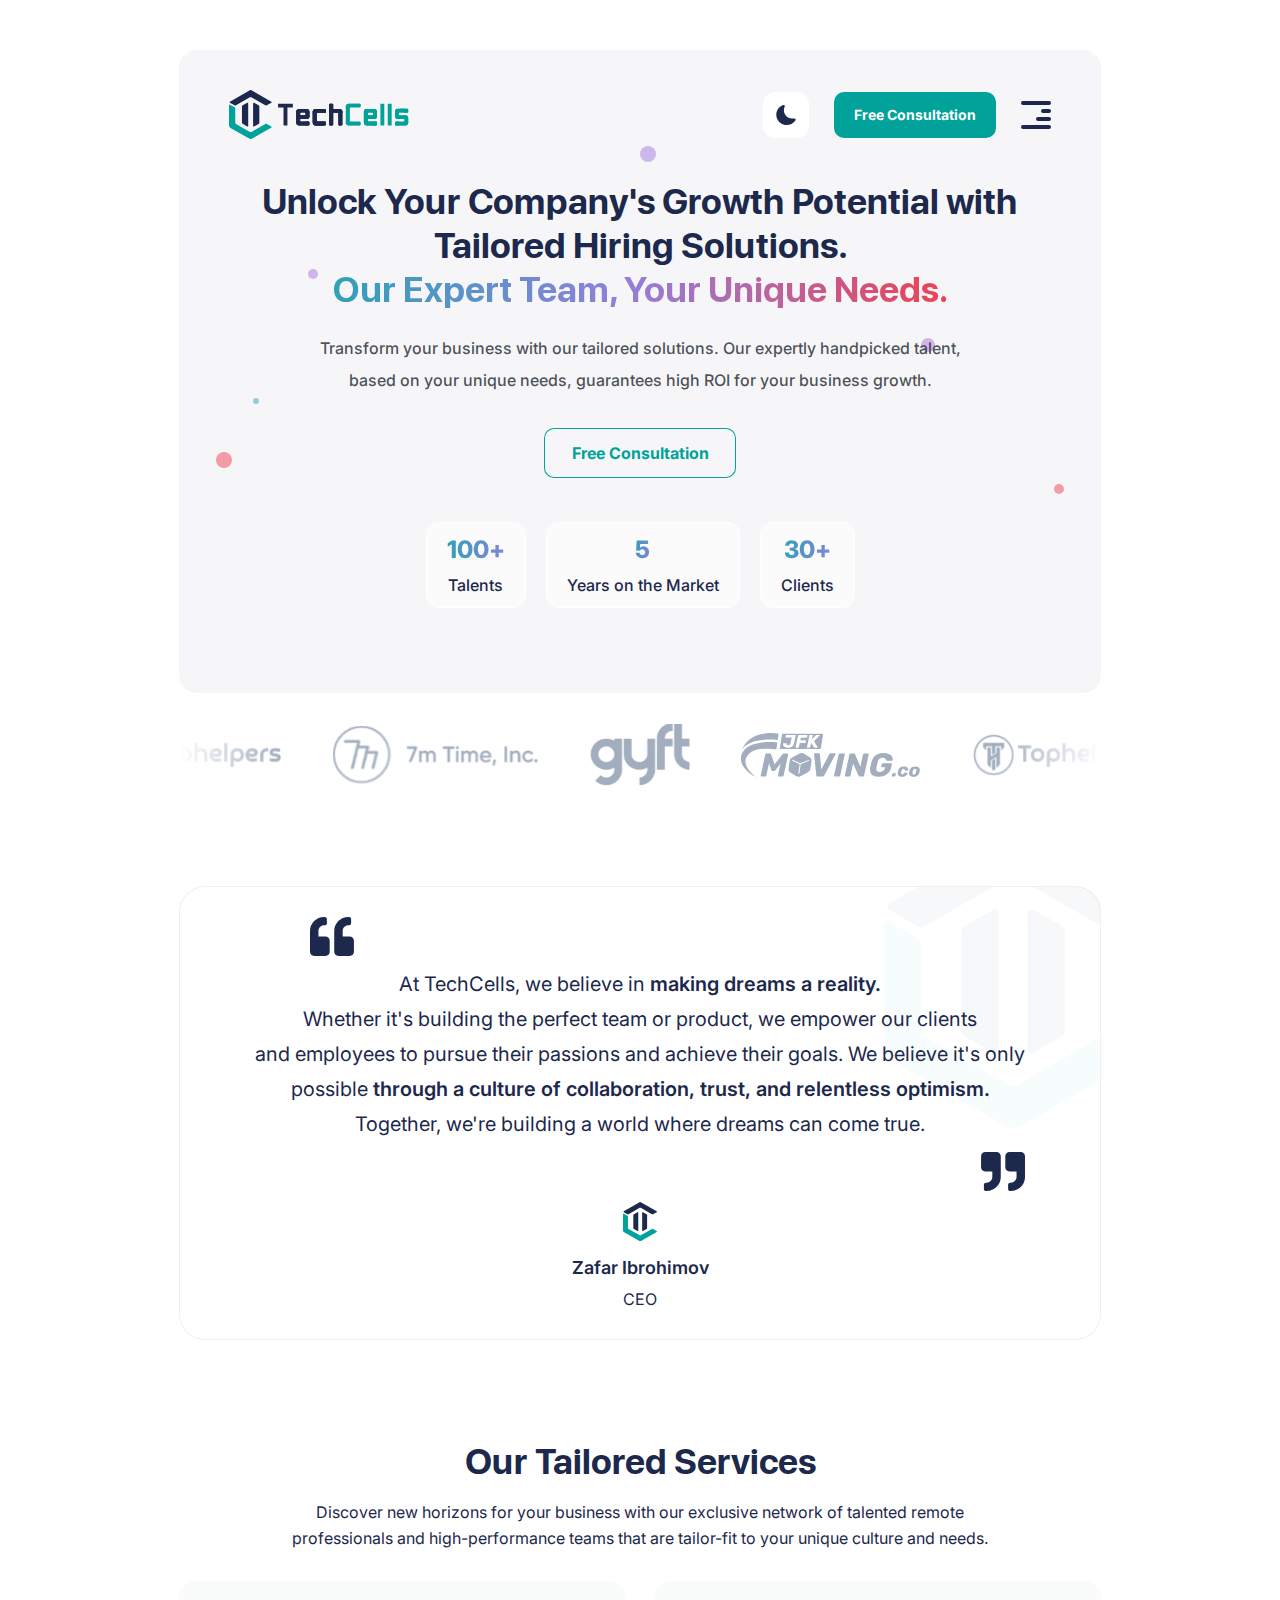
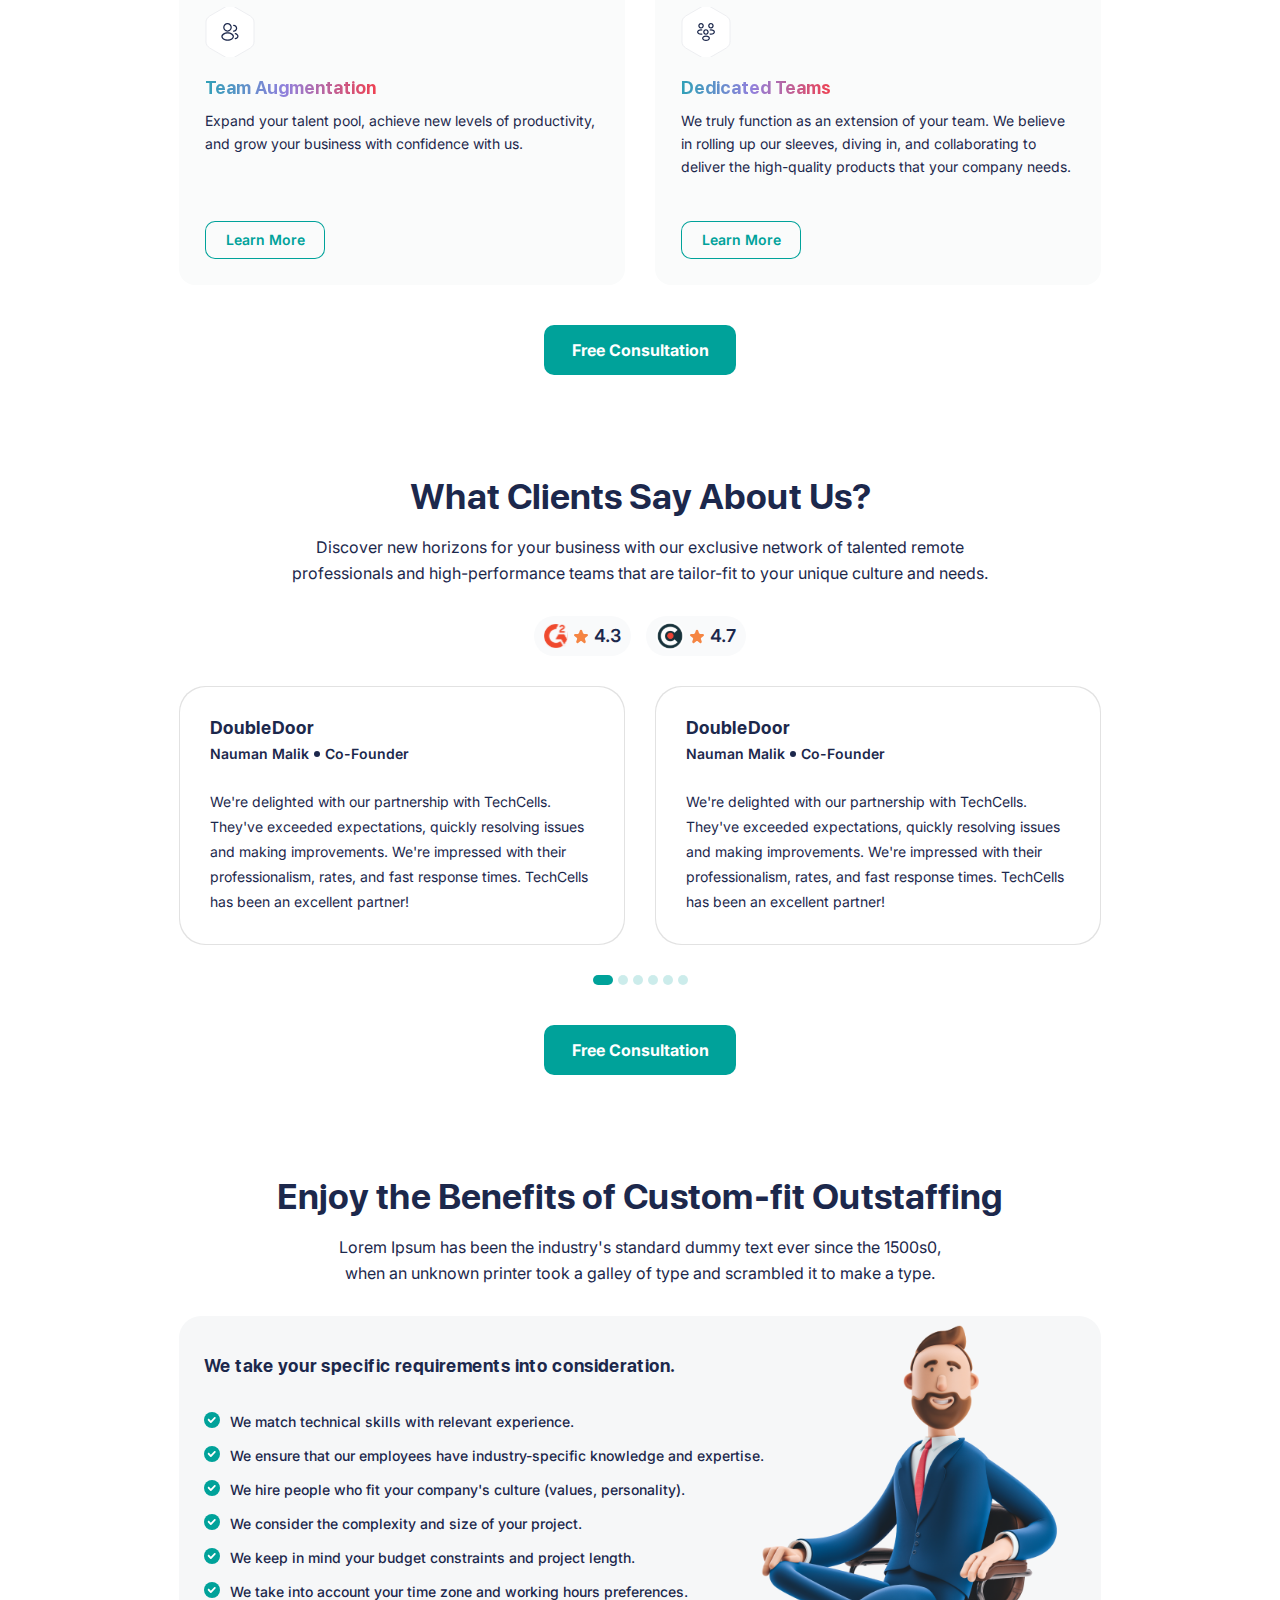
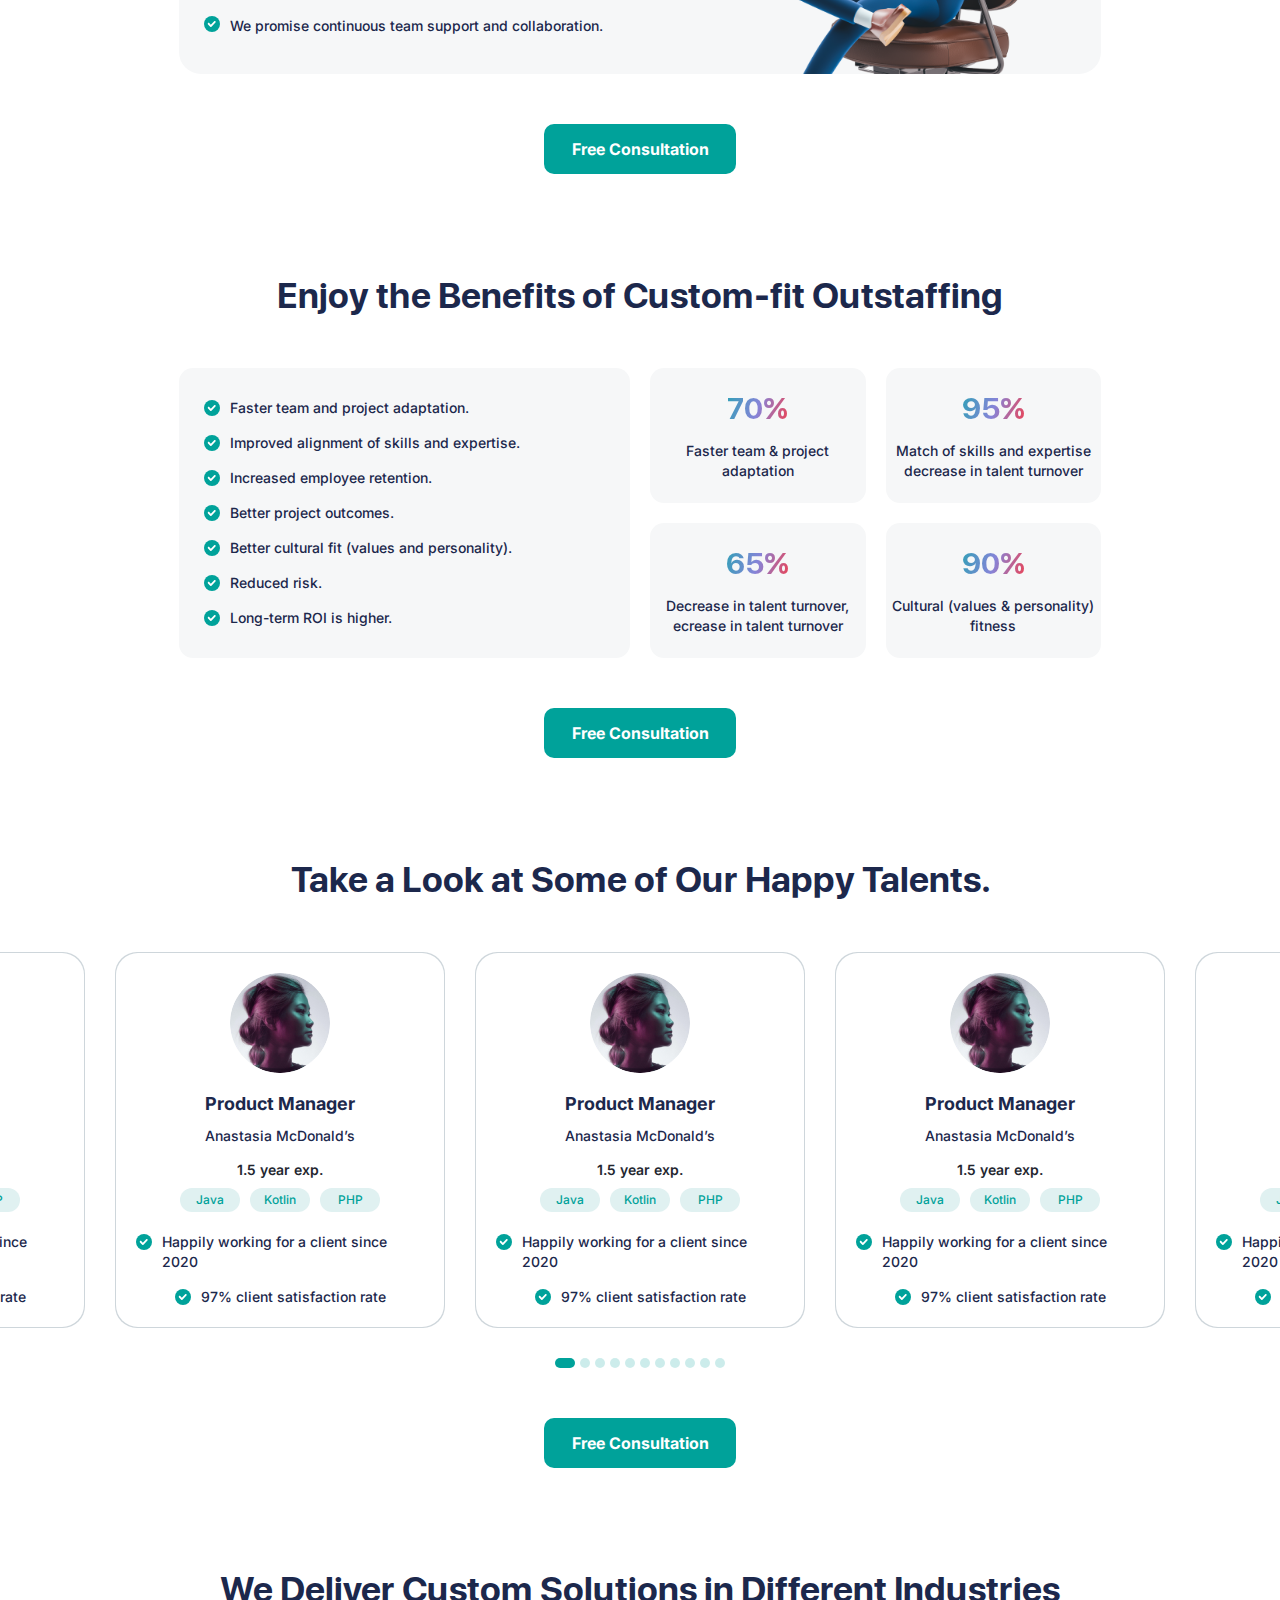
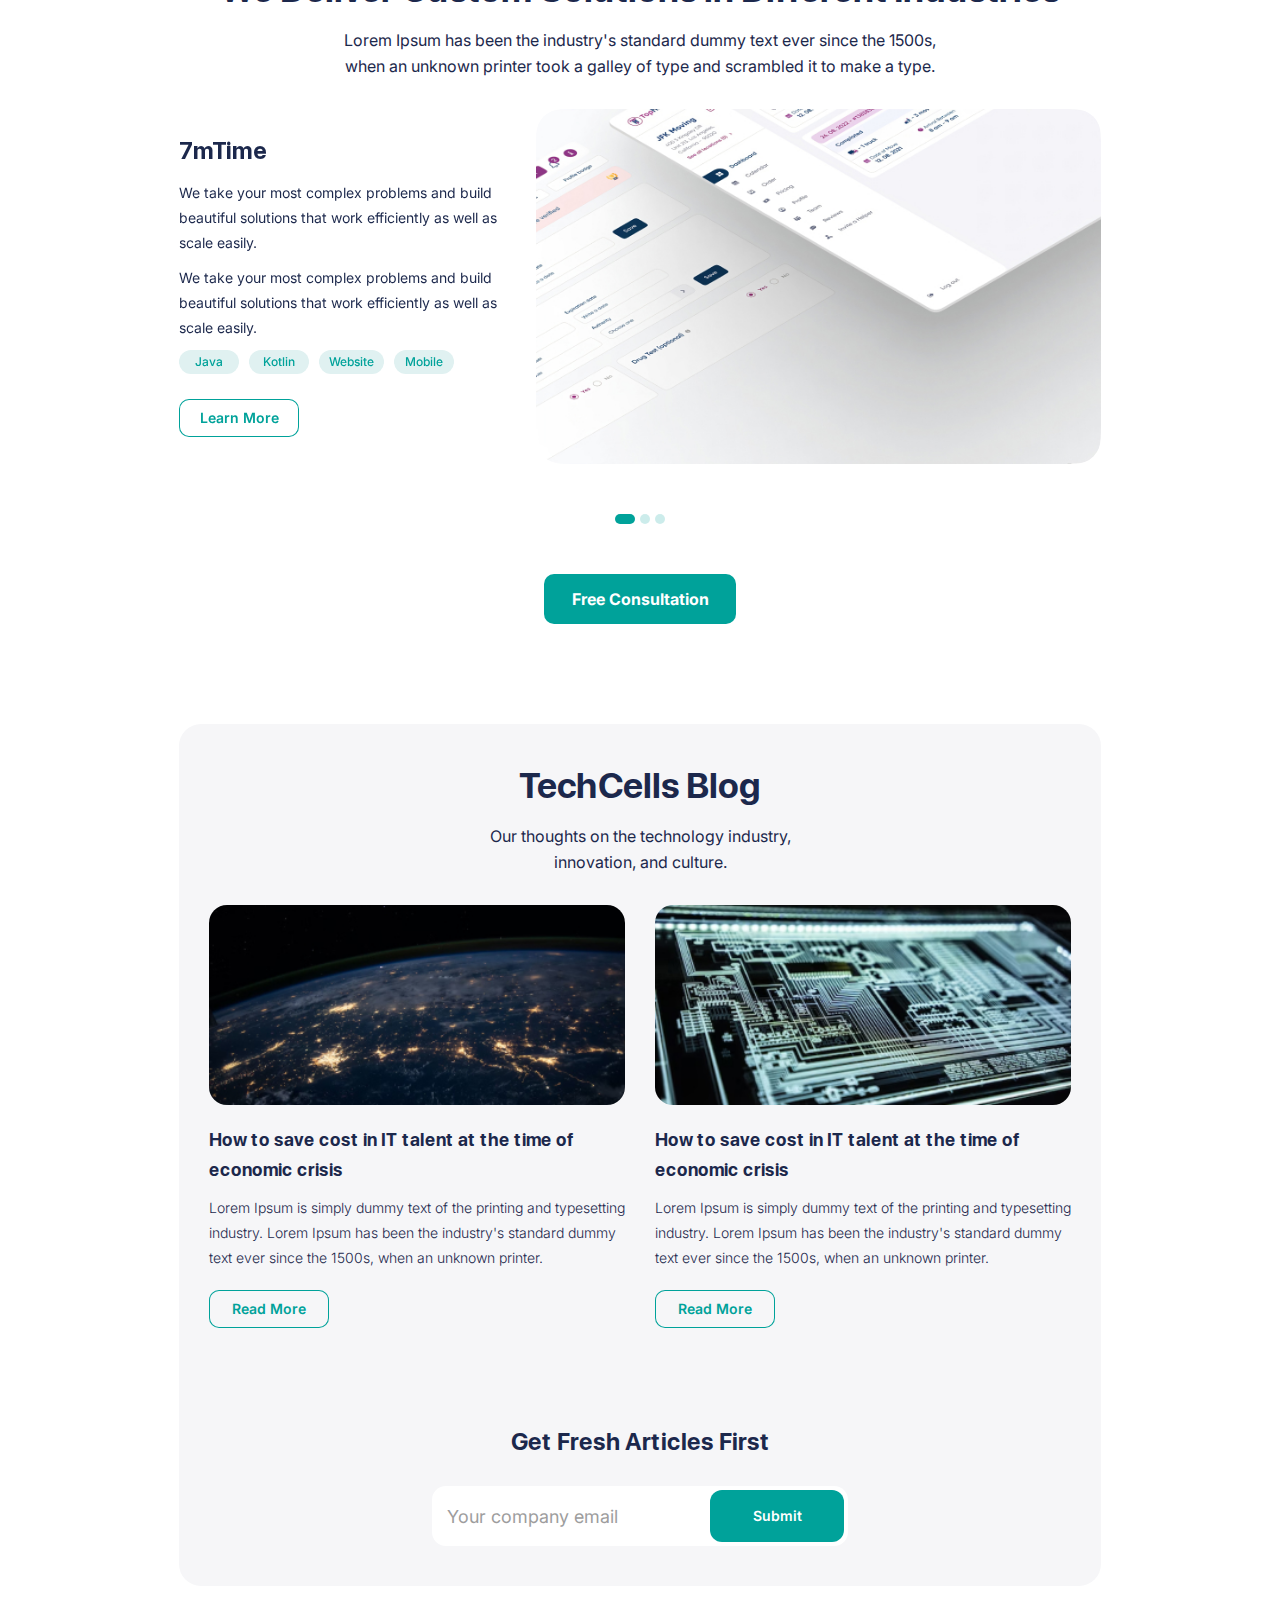
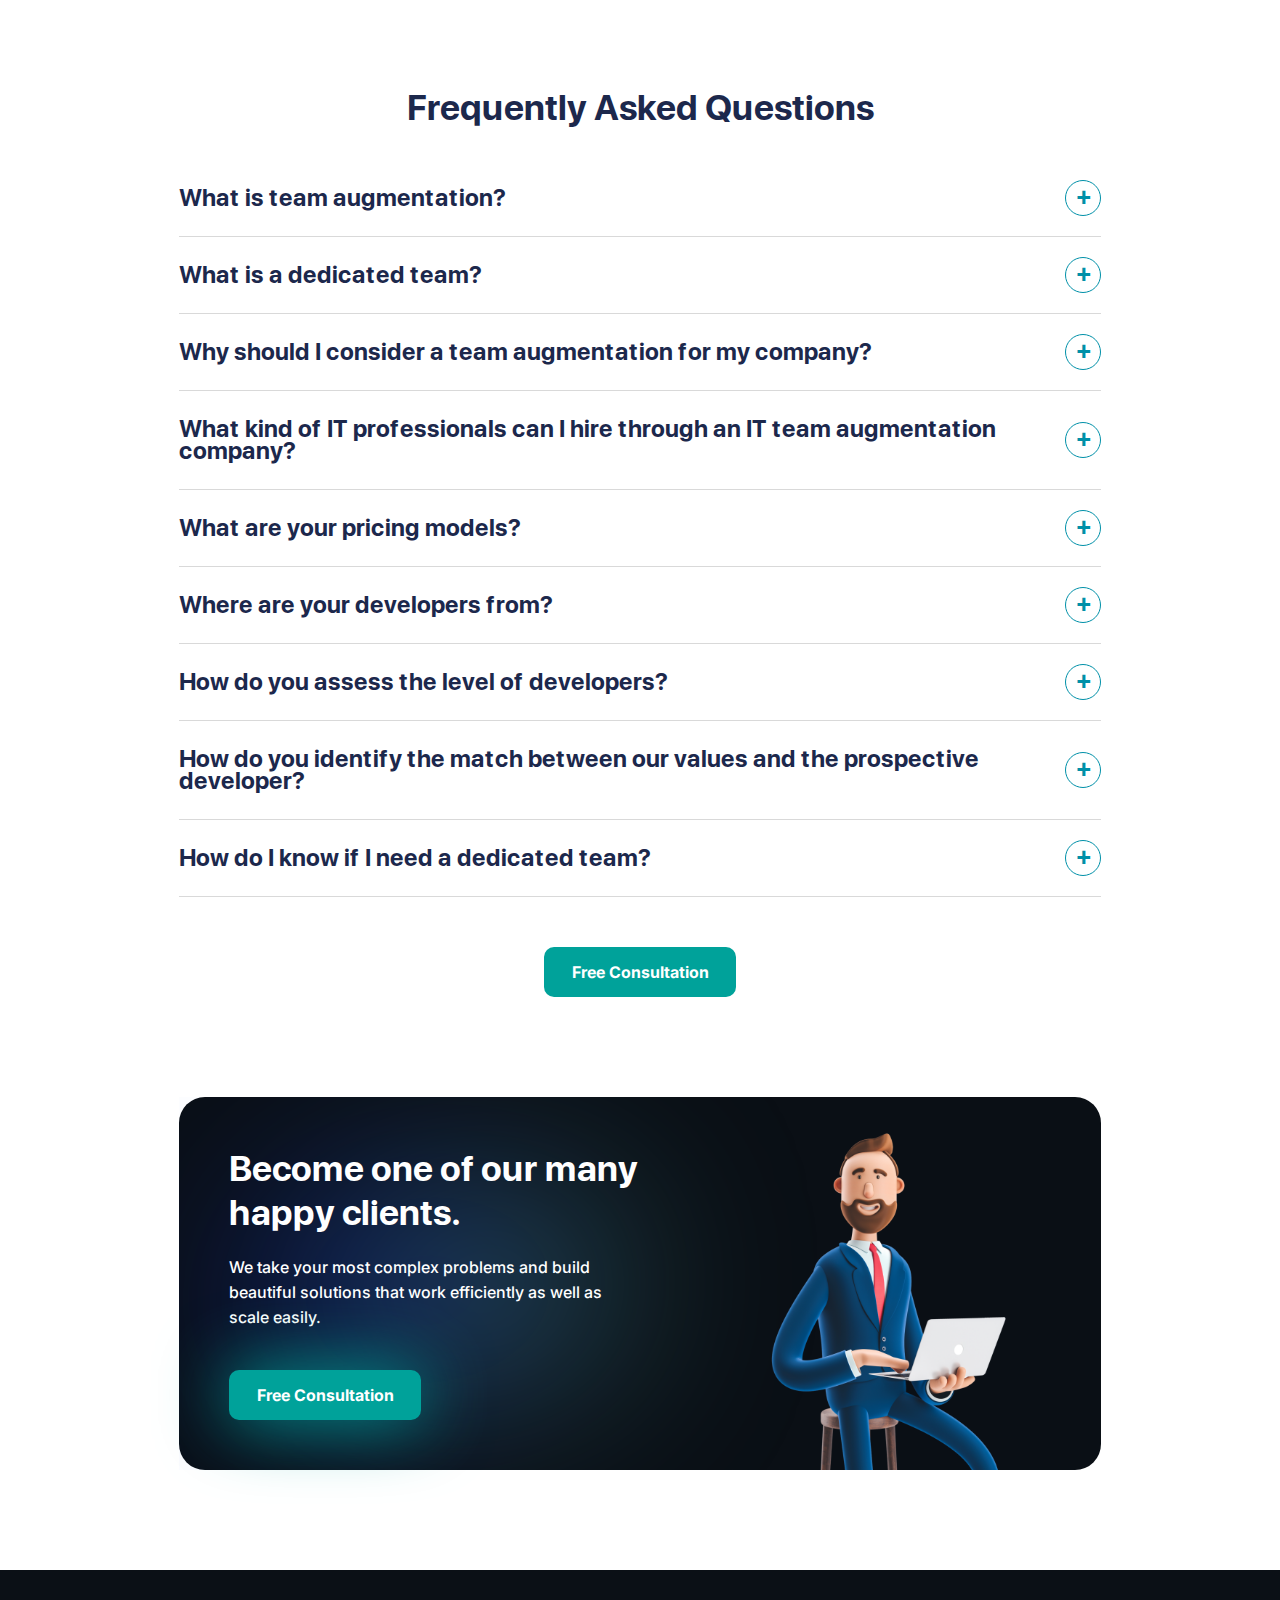
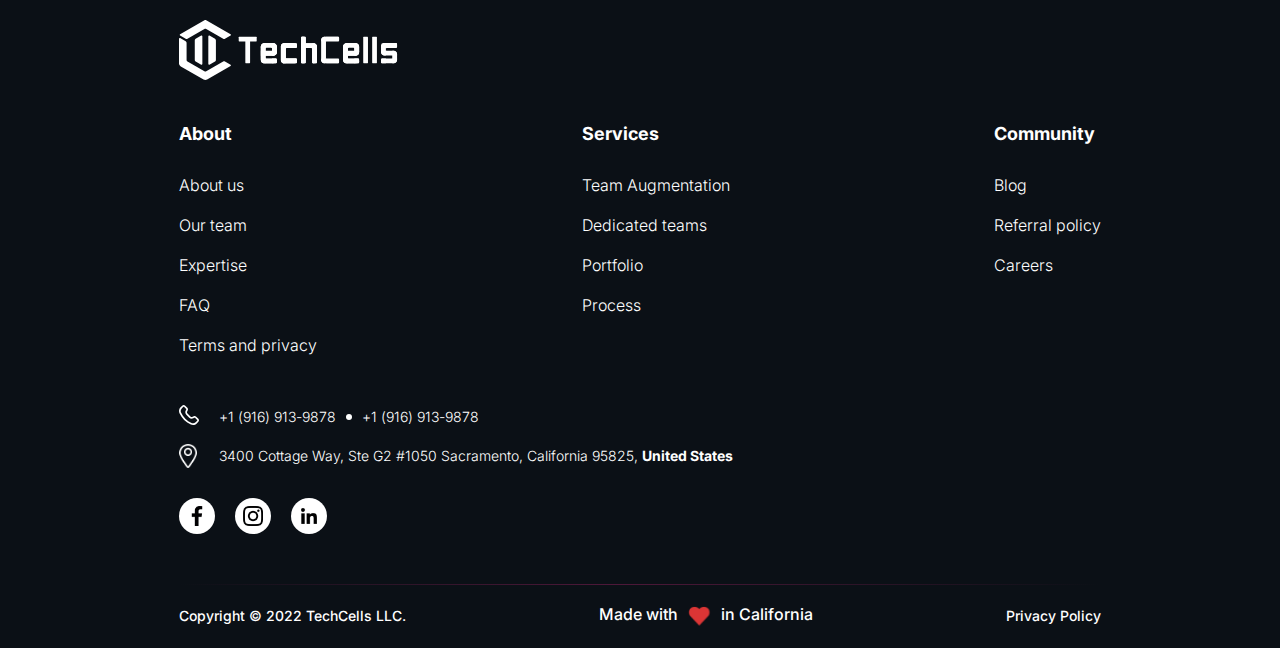
<file: index.html>
<!DOCTYPE html>
<html lang="en">
<head>

    <title>Tech Cells</title>
    <meta content="width=device-width,maximum-scale=1,initial-scale=1,user-scalable=0" name="viewport">
    <meta http-equiv="Content-Type" content="text/html;charset=UTF-8" />
    <meta name="author" content="" />
    <meta name="description" content="" />
    <meta name="keywords" content="" /> 
    
    <link rel="stylesheet" href="css/main.css" media="all"/>
    <link rel="stylesheet" href="css/swiper-bundle.min.css" media="all"/>
    <link rel="stylesheet" href="css/hystmodal.min.css" media="all"/>
    <link rel="stylesheet" href="css/responsive.css" media="all"/>

    <link href="favicon.ico" rel="shortcut icon"/>

</head>

<body>  

    <!-- wrapper Start -->
    <div class="wrapper">
        <!-- header Start -->
        <header class="header">
            <div class="container">
                <div class="header__in">
                    <div class="logo">
                        <a href="#">
                            <span class="logo__white">
                                <img src="img/bg/logo.svg" alt="Tech Cells">
                            </span>
                            <span class="logo__dark">
                                <img src="img/bg/logo-w.svg" alt="Tech Cells">
                            </span>
                        </a>
                    </div>
                    <div class="header__right-col">
                        <span class="color-btn">color</span>
                        <a href="#" class="btn">Free Consultation</a>
                        <span class="menu-btn">
                            <span></span>
                            <span></span>
                            <span></span>
                            <span></span>
                        </span>
                    </div>
                </div>
            </div>
        </header>
        <!-- header end -->
        <!-- main-nav Start -->
        <div class="main-nav">
            <div class="balloons">
                <div class="balloons__first"></div>
                <div class="balloons__second"></div>
                <div class="balloons__third"></div>
                <div class="balloons__fourth"></div>
                <div class="balloons__fifth"></div>
                <div class="balloons__sixth"></div>
            </div>
            <div class="main-nav__in">
                <nav class="main-nav__list">
                    <ul>
                        <li>
                            <a href="#">Why Us</a>
                        </li>
                        <li>
                            <a href="#">Team Augmentations</a>
                        </li>
                        <li class="active">
                            <a href="#">Dedicated Tech Teams</a>
                        </li>
                        <li>
                            <a href="#">Referral Program</a>
                        </li>
                        <li>
                            <a href="#">Expertice</a>
                        </li>
                        <li>
                            <a href="#">Careers</a>
                        </li>
                        <li>
                            <a href="#">Blog</a>
                        </li>
                    </ul>
                </nav>
                <div class="articles">
                    <h3 class="articles__title">Features Articles:</h3>
                    <div class="articles__list">
                        <div class="article">
                            <div class="article__photo">
                                <a href="#">
                                    <img src="img/src/article.png" alt="photo">
                                </a>
                            </div>
                            <div class="article__description">
                                <h3 class="article__title">
                                    <a href="#">How to save cost in IT talent</a>
                                </h3>
                                <p>Lorem Ipsum is simply dummy text of the printing and typesetting... <a href="#">More</a></p>
                            </div>
                        </div>
                        <div class="article">
                            <div class="article__photo">
                                <a href="#">
                                    <img src="img/src/article.png" alt="photo">
                                </a>
                            </div>
                            <div class="article__description">
                                <h3 class="article__title">
                                    <a href="#">How to save cost in IT talent</a>
                                </h3>
                                <p>Lorem Ipsum is simply dummy text of the printing and typesetting... <a href="#">More</a></p>
                            </div>
                        </div>
                    </div>
                </div>
            </div>
        </div>
        <!-- main-nav end -->
        <!-- page Start -->
        <main class="page">
            <section class="promo">
                <div class="container">
                    <div class="promo__in">
                        <div class="balloons">
                            <div class="balloons__first"></div>
                            <div class="balloons__second"></div>
                            <div class="balloons__third"></div>
                            <div class="balloons__fourth"></div>
                            <div class="balloons__fifth"></div>
                            <div class="balloons__sixth"></div>
                        </div>
                        <div class="promo__content">
                            <h1 class="promo__title">Unlock Your Company's Growth Potential with<br> Tailored Hiring Solutions.<br> <span>Our Expert Team, Your Unique Needs.</span></h1>
                            <p class="promo__text">Transform your business with our tailored solutions. Our expertly handpicked talent, based on your unique<br> needs, guarantees high ROI for your business growth.</p>
                            <a href="#" class="btn btn_big-size btn_transparent-bg">Free Consultation</a>
                            <div class="statistics">
                                <div class="statistic-item">
                                    <span class="statistic-item__number">
                                        <span>100+</span>
                                    </span>
                                    <span class="statistic-item__text">Talents</span>
                                </div>
                                <div class="statistic-item">
                                    <span class="statistic-item__number">
                                        <span>5</span>
                                    </span>
                                    <span class="statistic-item__text">Years on the Market</span>
                                </div>
                                <div class="statistic-item">
                                    <span class="statistic-item__number">
                                        <span>30+</span>
                                    </span>
                                    <span class="statistic-item__text">Clients</span>
                                </div>
                            </div>
                        </div>
                    </div>
                </div>
            </section>
            <section class="main-content">
                <div class="container">
                    <div class="swiper partners-slider">
                        <div class="swiper-wrapper">
                            <div class="swiper-slide">
                                <div class="partners-slider__ligth">
                                    <img src="img/src/partner-3.svg" alt="partner">
                                </div>
                                <div class="partners-slider__dark">
                                    <img src="img/src/partner-3-w.svg" alt="partner">
                                </div>
                            </div>
                            <div class="swiper-slide">
                                <div class="partners-slider__ligth">
                                    <img src="img/src/partner-2.svg" alt="partner">
                                </div>
                                <div class="partners-slider__dark">
                                    <img src="img/src/partner-2-w.svg" alt="partner">
                                </div>
                            </div>
                            <div class="swiper-slide">
                                <div class="partners-slider__ligth">
                                    <img src="img/src/partner-1.svg" alt="partner">
                                </div>
                                <div class="partners-slider__dark">
                                    <img src="img/src/partner-1-w.svg" alt="partner">
                                </div>
                            </div>
                            <div class="swiper-slide">
                                <div class="partners-slider__ligth">
                                    <img src="img/src/partner-4.svg" alt="partner">
                                </div>
                                <div class="partners-slider__dark">
                                    <img src="img/src/partner-4-w.svg" alt="partner">
                                </div>
                            </div>
                            <div class="swiper-slide">
                                <div class="partners-slider__ligth">
                                    <img src="img/src/partner-3.svg" alt="partner">
                                </div>
                                <div class="partners-slider__dark">
                                    <img src="img/src/partner-3-w.svg" alt="partner">
                                </div>
                            </div>
                            <div class="swiper-slide">
                                <div class="partners-slider__ligth">
                                    <img src="img/src/partner-2.svg" alt="partner">
                                </div>
                                <div class="partners-slider__dark">
                                    <img src="img/src/partner-2-w.svg" alt="partner">
                                </div>
                            </div>
                            <div class="swiper-slide">
                                <div class="partners-slider__ligth">
                                    <img src="img/src/partner-1.svg" alt="partner">
                                </div>
                                <div class="partners-slider__dark">
                                    <img src="img/src/partner-1-w.svg" alt="partner">
                                </div>
                            </div>
                            <div class="swiper-slide">
                                <div class="partners-slider__ligth">
                                    <img src="img/src/partner-4.svg" alt="partner">
                                </div>
                                <div class="partners-slider__dark">
                                    <img src="img/src/partner-4-w.svg" alt="partner">
                                </div>
                            </div>
                        </div>
                        <div class="partners-slider__left-dec"></div>
                        <div class="partners-slider__right-dec"></div>
                    </div>
                    <div class="blockquote">
                        <blockquote class="blockquote__text">At TechCells, we believe in <strong>making dreams a reality.</strong><br> 
                        Whether it's building the perfect team or product, we empower our clients<br> 
                        and employees to pursue their passions and achieve their goals. We believe it's only<br class="blockquote__break-tablet"> possible<br class="blockquote__break-pc"> 
                        <strong>through a culture of collaboration, trust, and relentless optimism.</strong><br>
                        Together, we're building a world where dreams can come true.</blockquote>
                        <dl class="blockquote__ceo">
                            <dt>Zafar Ibrohimov</dt>
                            <dd>CEO</dd>
                        </dl>
                    </div>
                    <h2 class="title title_indent-bt-sm text-center">Our Tailored Services</h2>
                    <p class="sub-title text-center">Discover new horizons for your business with our exclusive network of talented remote<br> professionals and high-performance teams that are tailor-fit to your unique culture and needs.</p>
                    <div class="info">
                        <div class="info-item info-item_gray-bg">
                            <div class="info-item__in">
                                <div class="info-item__content">
                                    <div class="gl-icon">
                                        <div class="gl-icon__light">
                                            <img src="img/src/icon-1.svg" alt="icon">
                                        </div>
                                        <div class="gl-icon__dark">
                                            <img src="img/src/icon-1-w.svg" alt="icon">
                                        </div>
                                    </div>
                                    <h3 class="info-item__title">
                                        <span>Team Augmentation</span>
                                    </h3>
                                    <p>Expand your talent pool, achieve new levels of productivity, and grow your business with confidence with us.</p>
                                </div>
                                <div class="info-item__btn-panel">
                                    <a href="#" class="btn btn_small-size btn_transparent-bg">Learn More</a>
                                </div>
                            </div>
                        </div>
                        <div class="info-item info-item_gray-bg">
                            <div class="info-item__in">
                                <div class="info-item__content">
                                    <div class="gl-icon">
                                        <div class="gl-icon__light">
                                            <img src="img/src/icon-2.svg" alt="icon">
                                        </div>
                                        <div class="gl-icon__dark">
                                            <img src="img/src/icon-2-w.svg" alt="icon">
                                        </div>
                                    </div>
                                    <h3 class="info-item__title">
                                        <span>Dedicated Teams</span>
                                    </h3>
                                    <p>We truly function as an extension of your team. We believe in rolling up our sleeves, diving in, and collaborating to deliver the high-quality products that your company needs.</p>
                                </div>
                                <div class="info-item__btn-panel">
                                    <a href="#" class="btn btn_small-size btn_transparent-bg">Learn More</a>
                                </div>
                            </div>
                        </div>
                    </div>
                    <div class="btn-panel">
                        <a href="#" class="btn btn_big-size">Free Consultation</a>
                    </div>
                    <h2 class="title title_indent-bt-sm text-center">What Clients Say About Us?</h2>
                    <p class="sub-title text-center">Discover new horizons for your business with our exclusive network of talented remote<br> 
                    professionals and high-performance teams that are tailor-fit to your unique culture and needs.</p>
                    <div class="rate-panel">
                        <div class="rate-item">
                            <div class="rate-item__logo">
                                <img src="img/bg/rate-logo-1.svg" alt="logo">
                            </div>
                            <div class="rate-item__star">
                                <img src="img/bg/star.svg" alt="star">
                            </div>
                            <span class="rate-item__text">4.3</span>
                        </div>
                        <div class="rate-item">
                            <div class="rate-item__logo">
                                <img src="img/bg/rate-logo-2.svg" alt="logo">
                            </div>
                            <div class="rate-item__star">
                                <img src="img/bg/star.svg" alt="star">
                            </div>
                            <span class="rate-item__text">4.7</span>
                        </div>
                    </div>
                    <div class="reviews">
                        <div class="review-item">
                            <div class="review-item__in">
                                <span class="review-item__name">
                                    <span>DoubleDoor</span>
                                </span>
                                <div class="review-item__position">
                                    <span>Nauman Malik</span>
                                    <i></i>
                                    <span>Co-Founder</span>
                                </div>
                                <p>We're delighted with our partnership with TechCells. They've exceeded expectations, quickly resolving issues and making improvements. We're impressed with their professionalism, rates, and fast response times. TechCells has been an excellent partner!</p>
                            </div>
                        </div>
                        <div class="review-item">
                            <div class="review-item__in">
                                <span class="review-item__name">
                                    <span>7m Time inc.</span>
                                </span>
                                <div class="review-item__position">
                                    <span>Brandan N. Tang</span>
                                    <i></i>
                                    <span>Founder</span>
                                </div>
                                <p>TechCells have done an amazing job in completing the project. They kept us informed with regular updates and comprehensive descriptions of all features. Their communication was top-notch, and their professionalism was outstanding. They were incredibly helpful in explaining all the details of the work. In particular, the project manager was extraordinary and kept us up to date on everything.</p>
                            </div>
                        </div>
                        <div class="review-item">
                            <div class="review-item__in">
                                <span class="review-item__name">
                                    <span>TopHelpers</span>
                                </span>
                                <div class="review-item__position">
                                    <span>John Kahhor</span>
                                    <i></i>
                                    <span>Founder</span>
                                </div>
                                <p>I enjoy working with TechCells. They understand our requirements and provide creative solutions. After launching, the client experienced an increase in traffic. They're easy to collaborate with, promptly respond to queries, and have a friendly attitude. They pay close attention and are proactive in suggesting new ideas.</p>
                            </div>
                        </div>
                        <div class="review-item">
                            <div class="review-item__in">
                                <span class="review-item__name">
                                    <span>SoftIntel</span>
                                </span>
                                <div class="review-item__position">
                                    <span>Dhaval Tanna</span>
                                    <i></i>
                                    <span>Co-Founder</span>
                                </div>
                                <p>I'm highly impressed with TechCell's work. Thanks to their efforts, the company's delivery time was halved. The team communicated effectively and was always available. Their project management was top-notch. Customers can expect a unique set of skills and solutions that are truly impressive.</p>
                            </div>
                        </div>
                        <div class="review-item">
                            <div class="review-item__in">
                                <span class="review-item__name">
                                    <span>Top Maid Services</span>
                                </span>
                                <div class="review-item__position">
                                    <span>Pablo</span>
                                    <i></i>
                                    <span>Founder</span>
                                </div>
                                <p>I'm highly impressed with TechCell's work. Thanks to their efforts, the company's delivery time was halved. The team communicated effectively and was always available. Their project management was top-notch. Customers can expect a unique set of skills and solutions that are truly impressive.</p>
                            </div>
                        </div>
                        <div class="review-item">
                            <div class="review-item__in">
                                <span class="review-item__name">
                                    <span>Medyear</span>
                                </span>
                                <div class="review-item__position">
                                    <span>Nauman Malik</span>
                                    <i></i>
                                    <span>Co-Founder</span>
                                </div>
                                <p>TechCells has created fantastic applications. Their project management and workflow were effective. Also, the developers were responsive, quick to adapt to our internal environment. and were a part of everyday activities.</p>
                            </div>
                        </div>
                        <div class="review-item">
                            <div class="review-item__in">
                                <span class="review-item__name">
                                    <span>Top Travel Food</span>
                                </span>
                                <div class="review-item__position">
                                    <span>Dhaval Tanna</span>
                                    <i></i>
                                    <span>Co-Founder</span>
                                </div>
                                <p>TechCells is a reliable and highly-recommended development company with excellent communication, quality work, and a no-nonsense attitude. Even on weekends and holidays, they get the job done quickly and efficiently. Our team could not be more pleased with the results of their work and we would definitely recommend them for any project!</p>
                            </div>
                        </div>
                    </div>
                    <div class="swiper reviews-slider">
                        <div class="swiper-wrapper">
                            <div class="swiper-slide">
                                <div class="review-item">
                                    <div class="review-item__in">
                                        <span class="review-item__name">
                                            <span>DoubleDoor</span>
                                        </span>
                                        <div class="review-item__position">
                                            <span>Nauman Malik</span>
                                            <i></i>
                                            <span>Co-Founder</span>
                                        </div>
                                        <p>We're delighted with our partnership with TechCells. They've exceeded expectations, quickly resolving issues and making improvements. We're impressed with their professionalism, rates, and fast response times. TechCells has been an excellent partner!</p>
                                    </div>
                                </div>
                            </div>
                            <div class="swiper-slide">
                                <div class="review-item">
                                    <div class="review-item__in">
                                        <span class="review-item__name">
                                            <span>DoubleDoor</span>
                                        </span>
                                        <div class="review-item__position">
                                            <span>Nauman Malik</span>
                                            <i></i>
                                            <span>Co-Founder</span>
                                        </div>
                                        <p>We're delighted with our partnership with TechCells. They've exceeded expectations, quickly resolving issues and making improvements. We're impressed with their professionalism, rates, and fast response times. TechCells has been an excellent partner!</p>
                                    </div>
                                </div>
                            </div>
                            <div class="swiper-slide">
                                <div class="review-item">
                                    <div class="review-item__in">
                                        <span class="review-item__name">
                                            <span>DoubleDoor</span>
                                        </span>
                                        <div class="review-item__position">
                                            <span>Nauman Malik</span>
                                            <i></i>
                                            <span>Co-Founder</span>
                                        </div>
                                        <p>We're delighted with our partnership with TechCells. They've exceeded expectations, quickly resolving issues and making improvements. We're impressed with their professionalism, rates, and fast response times. TechCells has been an excellent partner!</p>
                                    </div>
                                </div>
                            </div>
                            <div class="swiper-slide">
                                <div class="review-item">
                                    <div class="review-item__in">
                                        <span class="review-item__name">
                                            <span>DoubleDoor</span>
                                        </span>
                                        <div class="review-item__position">
                                            <span>Nauman Malik</span>
                                            <i></i>
                                            <span>Co-Founder</span>
                                        </div>
                                        <p>We're delighted with our partnership with TechCells. They've exceeded expectations, quickly resolving issues and making improvements. We're impressed with their professionalism, rates, and fast response times. TechCells has been an excellent partner!</p>
                                    </div>
                                </div>
                            </div>
                            <div class="swiper-slide">
                                <div class="review-item">
                                    <div class="review-item__in">
                                        <span class="review-item__name">
                                            <span>DoubleDoor</span>
                                        </span>
                                        <div class="review-item__position">
                                            <span>Nauman Malik</span>
                                            <i></i>
                                            <span>Co-Founder</span>
                                        </div>
                                        <p>We're delighted with our partnership with TechCells. They've exceeded expectations, quickly resolving issues and making improvements. We're impressed with their professionalism, rates, and fast response times. TechCells has been an excellent partner!</p>
                                    </div>
                                </div>
                            </div>
                            <div class="swiper-slide">
                                <div class="review-item">
                                    <div class="review-item__in">
                                        <span class="review-item__name">
                                            <span>DoubleDoor</span>
                                        </span>
                                        <div class="review-item__position">
                                            <span>Nauman Malik</span>
                                            <i></i>
                                            <span>Co-Founder</span>
                                        </div>
                                        <p>We're delighted with our partnership with TechCells. They've exceeded expectations, quickly resolving issues and making improvements. We're impressed with their professionalism, rates, and fast response times. TechCells has been an excellent partner!</p>
                                    </div>
                                </div>
                            </div>
                        </div>
                        <div class="gl-pagination swiper-pagination"></div>
                    </div>
                    <div class="btn-panel">
                        <a href="#" class="btn btn_big-size">Free Consultation</a>
                    </div>
                    <h2 class="title title_indent-bt-sm text-center">Enjoy the Benefits of Custom-fit Outstaffing</h2>
                    <p class="sub-title text-center">Lorem Ipsum has been the industry's standard dummy text ever since the 1500s0,<br> when an unknown printer took a galley of type and scrambled it to make a type.</p>
                    <div class="requirements">
                        <div class="requirements__description">
                            <h3 class="requirements__title">We take your specific requirements into consideration.</h3>
                            <ul class="gl-info-list">
                                <li>We match technical skills with relevant experience.</li>
                                <li>We ensure that our employees have industry-specific knowledge and expertise.</li>
                                <li>We hire people who fit your company's culture (values, personality).</li>
                                <li>We consider the complexity and size of your project.</li>
                                <li>We keep in mind your budget constraints and project length.</li>
                                <li>We take into account your time zone and working hours preferences.</li>
                                <li>We promise continuous team support and collaboration.</li>
                            </ul>
                        </div>
                        <div class="requirements__img">
                            <img src="img/src/consultant-img-1.png" alt="photo">
                        </div>
                    </div>
                    <div class="btn-panel">
                        <a href="#" class="btn btn_big-size">Free Consultation</a>
                    </div>
                    <h2 class="title text-center">Enjoy the Benefits of Custom-fit Outstaffing</h2>
                    <div class="benefits">
                        <div class="benefits__description">
                            <ul class="gl-info-list">
                                <li>Faster team and project adaptation.</li>
                                <li>Improved alignment of skills and expertise.</li>
                                <li>Increased employee retention.</li>
                                <li>Better project outcomes.</li>
                                <li>Better cultural fit (values and personality).</li>
                                <li>Reduced risk.</li>
                                <li>Long-term ROI is higher.</li>
                            </ul>
                        </div>
                        <div class="benefits__list">
                            <div class="benefit">
                                <span class="benefit__number">
                                    <span>70%</span>
                                </span>
                                <span class="benefit__text">Faster team & project<br> adaptation</span>
                            </div>
                            <div class="benefit">
                                <span class="benefit__number">
                                    <span>95%</span>
                                </span>
                                <span class="benefit__text">Match of skills and expertise<br> decrease in talent turnover</span>
                            </div>
                            <div class="benefit">
                                <span class="benefit__number">
                                    <span>65%</span>
                                </span>
                                <span class="benefit__text">Decrease in talent turnover,<br> ecrease in talent turnover</span>
                            </div>
                            <div class="benefit">
                                <span class="benefit__number">
                                    <span>90%</span>
                                </span>
                                <span class="benefit__text">Cultural (values & personality)<br> fitness</span>
                            </div>
                        </div>
                    </div>
                    <div class="btn-panel">
                        <a href="#" class="btn btn_big-size">Free Consultation</a>
                    </div>
                    <h2 class="title text-center">Take a Look at Some of Our Happy Talents.</h2>
                    <div class="swiper person-slider">
                        <div class="swiper-wrapper">
                            <div class="swiper-slide">
                                <div class="person">
                                    <div class="person__in">
                                        <div class="person__photo">
                                            <a href="#">
                                                <img src="img/src/person-img-1.jpg" alt="">
                                            </a>
                                        </div>
                                        <span class="person__position">Product Manager</span>
                                        <span class="person__name">Anastasia McDonald’s</span>
                                        <span class="person__experience">1.5 year exp.</span>
                                        <div class="tags">
                                            <span class="tag">Java</span>
                                            <span class="tag">Kotlin</span>
                                            <span class="tag">PHP</span>
                                        </div>
                                        <ul class="gl-info-list">
                                            <li>Happily working for a client since 2020</li>
                                            <li>97% client satisfaction rate</li>
                                        </ul>
                                        <div class="person__btn-panel">
                                            <a href="#" class="btn btn_md-size btn_transparent-bg">Hire Anastasia</a>
                                        </div>
                                    </div>
                                </div>
                            </div>
                            <div class="swiper-slide">
                                <div class="person">
                                    <div class="person__in">
                                        <div class="person__photo">
                                            <a href="#">
                                                <img src="img/src/person-img-1.jpg" alt="">
                                            </a>
                                        </div>
                                        <span class="person__position">Product Manager</span>
                                        <span class="person__name">Anastasia McDonald’s</span>
                                        <span class="person__experience">1.5 year exp.</span>
                                        <div class="tags">
                                            <span class="tag">Java</span>
                                            <span class="tag">Kotlin</span>
                                            <span class="tag">PHP</span>
                                        </div>
                                        <ul class="gl-info-list">
                                            <li>Happily working for a client since 2020</li>
                                            <li>97% client satisfaction rate</li>
                                        </ul>
                                        <div class="person__btn-panel">
                                            <a href="#" class="btn btn_md-size btn_transparent-bg">Hire Anastasia</a>
                                        </div>
                                    </div>
                                </div>
                            </div>
                            <div class="swiper-slide">
                                <div class="person">
                                    <div class="person__in">
                                        <div class="person__photo">
                                            <a href="#">
                                                <img src="img/src/person-img-1.jpg" alt="">
                                            </a>
                                        </div>
                                        <span class="person__position">Product Manager</span>
                                        <span class="person__name">Anastasia McDonald’s</span>
                                        <span class="person__experience">1.5 year exp.</span>
                                        <div class="tags">
                                            <span class="tag">Java</span>
                                            <span class="tag">Kotlin</span>
                                            <span class="tag">PHP</span>
                                        </div>
                                        <ul class="gl-info-list">
                                            <li>Happily working for a client since 2020</li>
                                            <li>97% client satisfaction rate</li>
                                        </ul>
                                        <div class="person__btn-panel">
                                            <a href="#" class="btn btn_md-size btn_transparent-bg">Hire Anastasia</a>
                                        </div>
                                    </div>
                                </div>
                            </div>
                            <div class="swiper-slide">
                                <div class="person">
                                    <div class="person__in">
                                        <div class="person__photo">
                                            <a href="#">
                                                <img src="img/src/person-img-1.jpg" alt="">
                                            </a>
                                        </div>
                                        <span class="person__position">Product Manager</span>
                                        <span class="person__name">Anastasia McDonald’s</span>
                                        <span class="person__experience">1.5 year exp.</span>
                                        <div class="tags">
                                            <span class="tag">Java</span>
                                            <span class="tag">Kotlin</span>
                                            <span class="tag">PHP</span>
                                        </div>
                                        <ul class="gl-info-list">
                                            <li>Happily working for a client since 2020</li>
                                            <li>97% client satisfaction rate</li>
                                        </ul>
                                        <div class="person__btn-panel">
                                            <a href="#" class="btn btn_md-size btn_transparent-bg">Hire Anastasia</a>
                                        </div>
                                    </div>
                                </div>
                            </div>
                            <div class="swiper-slide">
                                <div class="person">
                                    <div class="person__in">
                                        <div class="person__photo">
                                            <a href="#">
                                                <img src="img/src/person-img-1.jpg" alt="">
                                            </a>
                                        </div>
                                        <span class="person__position">Product Manager</span>
                                        <span class="person__name">Anastasia McDonald’s</span>
                                        <span class="person__experience">1.5 year exp.</span>
                                        <div class="tags">
                                            <span class="tag">Java</span>
                                            <span class="tag">Kotlin</span>
                                            <span class="tag">PHP</span>
                                        </div>
                                        <ul class="gl-info-list">
                                            <li>Happily working for a client since 2020</li>
                                            <li>97% client satisfaction rate</li>
                                        </ul>
                                        <div class="person__btn-panel">
                                            <a href="#" class="btn btn_md-size btn_transparent-bg">Hire Anastasia</a>
                                        </div>
                                    </div>
                                </div>
                            </div>
                            <div class="swiper-slide">
                                <div class="person">
                                    <div class="person__in">
                                        <div class="person__photo">
                                            <a href="#">
                                                <img src="img/src/person-img-1.jpg" alt="">
                                            </a>
                                        </div>
                                        <span class="person__position">Product Manager</span>
                                        <span class="person__name">Anastasia McDonald’s</span>
                                        <span class="person__experience">1.5 year exp.</span>
                                        <div class="tags">
                                            <span class="tag">Java</span>
                                            <span class="tag">Kotlin</span>
                                            <span class="tag">PHP</span>
                                        </div>
                                        <ul class="gl-info-list">
                                            <li>Happily working for a client since 2020</li>
                                            <li>97% client satisfaction rate</li>
                                        </ul>
                                        <div class="person__btn-panel">
                                            <a href="#" class="btn btn_md-size btn_transparent-bg">Hire Anastasia</a>
                                        </div>
                                    </div>
                                </div>
                            </div>
                            <div class="swiper-slide">
                                <div class="person">
                                    <div class="person__in">
                                        <div class="person__photo">
                                            <a href="#">
                                                <img src="img/src/person-img-1.jpg" alt="">
                                            </a>
                                        </div>
                                        <span class="person__position">Product Manager</span>
                                        <span class="person__name">Anastasia McDonald’s</span>
                                        <span class="person__experience">1.5 year exp.</span>
                                        <div class="tags">
                                            <span class="tag">Java</span>
                                            <span class="tag">Kotlin</span>
                                            <span class="tag">PHP</span>
                                        </div>
                                        <ul class="gl-info-list">
                                            <li>Happily working for a client since 2020</li>
                                            <li>97% client satisfaction rate</li>
                                        </ul>
                                        <div class="person__btn-panel">
                                            <a href="#" class="btn btn_md-size btn_transparent-bg">Hire Anastasia</a>
                                        </div>
                                    </div>
                                </div>
                            </div>
                            <div class="swiper-slide">
                                <div class="person">
                                    <div class="person__in">
                                        <div class="person__photo">
                                            <a href="#">
                                                <img src="img/src/person-img-1.jpg" alt="">
                                            </a>
                                        </div>
                                        <span class="person__position">Product Manager</span>
                                        <span class="person__name">Anastasia McDonald’s</span>
                                        <span class="person__experience">1.5 year exp.</span>
                                        <div class="tags">
                                            <span class="tag">Java</span>
                                            <span class="tag">Kotlin</span>
                                            <span class="tag">PHP</span>
                                        </div>
                                        <ul class="gl-info-list">
                                            <li>Happily working for a client since 2020</li>
                                            <li>97% client satisfaction rate</li>
                                        </ul>
                                        <div class="person__btn-panel">
                                            <a href="#" class="btn btn_md-size btn_transparent-bg">Hire Anastasia</a>
                                        </div>
                                    </div>
                                </div>
                            </div>
                            <div class="swiper-slide">
                                <div class="person">
                                    <div class="person__in">
                                        <div class="person__photo">
                                            <a href="#">
                                                <img src="img/src/person-img-1.jpg" alt="">
                                            </a>
                                        </div>
                                        <span class="person__position">Product Manager</span>
                                        <span class="person__name">Anastasia McDonald’s</span>
                                        <span class="person__experience">1.5 year exp.</span>
                                        <div class="tags">
                                            <span class="tag">Java</span>
                                            <span class="tag">Kotlin</span>
                                            <span class="tag">PHP</span>
                                        </div>
                                        <ul class="gl-info-list">
                                            <li>Happily working for a client since 2020</li>
                                            <li>97% client satisfaction rate</li>
                                        </ul>
                                        <div class="person__btn-panel">
                                            <a href="#" class="btn btn_md-size btn_transparent-bg">Hire Anastasia</a>
                                        </div>
                                    </div>
                                </div>
                            </div>
                            <div class="swiper-slide">
                                <div class="person">
                                    <div class="person__in">
                                        <div class="person__photo">
                                            <a href="#">
                                                <img src="img/src/person-img-1.jpg" alt="">
                                            </a>
                                        </div>
                                        <span class="person__position">Product Manager</span>
                                        <span class="person__name">Anastasia McDonald’s</span>
                                        <span class="person__experience">1.5 year exp.</span>
                                        <div class="tags">
                                            <span class="tag">Java</span>
                                            <span class="tag">Kotlin</span>
                                            <span class="tag">PHP</span>
                                        </div>
                                        <ul class="gl-info-list">
                                            <li>Happily working for a client since 2020</li>
                                            <li>97% client satisfaction rate</li>
                                        </ul>
                                        <div class="person__btn-panel">
                                            <a href="#" class="btn btn_md-size btn_transparent-bg">Hire Anastasia</a>
                                        </div>
                                    </div>
                                </div>
                            </div>
                            <div class="swiper-slide">
                                <div class="person">
                                    <div class="person__in">
                                        <div class="person__photo">
                                            <a href="#">
                                                <img src="img/src/person-img-1.jpg" alt="">
                                            </a>
                                        </div>
                                        <span class="person__position">Product Manager</span>
                                        <span class="person__name">Anastasia McDonald’s</span>
                                        <span class="person__experience">1.5 year exp.</span>
                                        <div class="tags">
                                            <span class="tag">Java</span>
                                            <span class="tag">Kotlin</span>
                                            <span class="tag">PHP</span>
                                        </div>
                                        <ul class="gl-info-list">
                                            <li>Happily working for a client since 2020</li>
                                            <li>97% client satisfaction rate</li>
                                        </ul>
                                        <div class="person__btn-panel">
                                            <a href="#" class="btn btn_md-size btn_transparent-bg">Hire Anastasia</a>
                                        </div>
                                    </div>
                                </div>
                            </div>
                        </div>
                        <div class="gl-pagination swiper-pagination"></div>
                        <div class="person-slider__arrows">
                            <div class="swiper-button-prev"></div>
                            <div class="swiper-button-next"></div>
                        </div>
                    </div>
                    <div class="btn-panel">
                        <a href="#" class="btn btn_big-size">Free Consultation</a>
                    </div>
                    <h2 class="title title_indent-bt-sm text-center">We Deliver Custom Solutions in Different Industries</h2>
                    <p class="sub-title text-center">Lorem Ipsum has been the industry's standard dummy text ever since the 1500s,<br> when an unknown printer took a galley of type and scrambled it to make a type.</p>
                    <div class="work-slider-wrap">
                        <div class="swiper-button-prev">
                            <span></span>
                        </div>
                        <div class="swiper-button-next">
                            <span></span>
                        </div>
                        <div class="swiper work-slider">
                            <div class="swiper-wrapper">
                                <div class="swiper-slide">
                                    <div class="work-item">
                                        <div class="work-item__description">
                                            <h3 class="small-title">7mTime</h3>
                                            <p>We take your most complex problems and build beautiful solutions that work efficiently as well as scale easily.</p>
                                            <p>We take your most complex problems and build beautiful solutions that work efficiently as well as scale easily.</p>
                                            <div class="tags">
                                                <span class="tag">Java</span>
                                                <span class="tag">Kotlin</span>
                                                <span class="tag">Website</span>
                                                <span class="tag">Mobile</span>
                                            </div>
                                            <a href="#" class="btn btn_small-size btn_transparent-bg">Learn More</a>
                                        </div>
                                        <div class="work-item__photo">
                                            <div class="work-item__photo-light">
                                                <img src="img/src/work-img-1.jpg" alt="work">
                                            </div>
                                            <div class="work-item__photo-dark">
                                                <img src="img/src/work-img-1-d.png" alt="work">
                                            </div>
                                        </div>
                                    </div>
                                </div>
                                <div class="swiper-slide">
                                    <div class="work-item">
                                        <div class="work-item__description">
                                            <h3 class="small-title">7mTime</h3>
                                            <p>We take your most complex problems and build beautiful solutions that work efficiently as well as scale easily.</p>
                                            <p>We take your most complex problems and build beautiful solutions that work efficiently as well as scale easily.</p>
                                            <div class="tags">
                                                <span class="tag">Java</span>
                                                <span class="tag">Kotlin</span>
                                                <span class="tag">Website</span>
                                                <span class="tag">Mobile</span>
                                            </div>
                                            <a href="#" class="btn btn_small-size btn_transparent-bg">Learn More</a>
                                        </div>
                                        <div class="work-item__photo">
                                            <div class="work-item__photo-light">
                                                <img src="img/src/work-img-1.jpg" alt="work">
                                            </div>
                                            <div class="work-item__photo-dark">
                                                <img src="img/src/work-img-1-d.png" alt="work">
                                            </div>
                                        </div>
                                    </div>
                                </div>
                                <div class="swiper-slide">
                                    <div class="work-item">
                                        <div class="work-item__description">
                                            <h3 class="small-title">7mTime</h3>
                                            <p>We take your most complex problems and build beautiful solutions that work efficiently as well as scale easily.</p>
                                            <p>We take your most complex problems and build beautiful solutions that work efficiently as well as scale easily.</p>
                                            <div class="tags">
                                                <span class="tag">Java</span>
                                                <span class="tag">Kotlin</span>
                                                <span class="tag">Website</span>
                                                <span class="tag">Mobile</span>
                                            </div>
                                            <a href="#" class="btn btn_small-size btn_transparent-bg">Learn More</a>
                                        </div>
                                        <div class="work-item__photo">
                                            <div class="work-item__photo-light">
                                                <img src="img/src/work-img-1.jpg" alt="work">
                                            </div>
                                            <div class="work-item__photo-dark">
                                                <img src="img/src/work-img-1-d.png" alt="work">
                                            </div>
                                        </div>
                                    </div>
                                </div>
                            </div>
                            <div class="gl-pagination swiper-pagination"></div>
                        </div>
                    </div>
                    <div class="btn-panel">
                        <a href="#" class="btn btn_big-size">Free Consultation</a>
                    </div>
                    <div class="blog-wrap">
                        <h2 class="title title_indent-bt-sm text-center">TechCells Blog</h2>
                        <p class="sub-title text-center">Our thoughts on the technology industry,<br> innovation, and culture.</p>
                        <div class="blog">
                            <div class="blog-item">
                                <div class="blog-item__photo">
                                    <a href="#">
                                        <img src="img/src/blog-img-1.jpg" alt="photo">
                                    </a>
                                </div>
                                <h3 class="blog-item__title">
                                    <a href="#">How to save cost in IT talent at the time of economic crisis</a>
                                </h3>
                                <p>Lorem Ipsum is simply dummy text of the printing and typesetting industry. Lorem Ipsum has been the industry's standard dummy text ever since the 1500s, when an unknown printer.</p>
                                <a href="#" class="btn btn_transparent-bg btn_small-size">Read More</a>
                            </div>
                            <div class="blog-item">
                                <div class="blog-item__photo">
                                    <a href="#">
                                        <img src="img/src/blog-img-2.jpg" alt="photo">
                                    </a>
                                </div>
                                <h3 class="blog-item__title">
                                    <a href="#">How to save cost in IT talent at the time of economic crisis</a>
                                </h3>
                                <p>Lorem Ipsum is simply dummy text of the printing and typesetting industry. Lorem Ipsum has been the industry's standard dummy text ever since the 1500s, when an unknown printer.</p>
                                <a href="#" class="btn btn_transparent-bg btn_small-size">Read More</a>
                            </div>
                            <div class="blog-item">
                                <div class="blog-item__photo">
                                    <a href="#">
                                        <img src="img/src/blog-img-3.jpg" alt="photo">
                                    </a>
                                </div>
                                <h3 class="blog-item__title">
                                    <a href="#">How to save cost in IT talent at the time of economic crisis</a>
                                </h3>
                                <p>Lorem Ipsum is simply dummy text of the printing and typesetting industry. Lorem Ipsum has been the industry's standard dummy text ever since the 1500s, when an unknown printer.</p>
                                <a href="#" class="btn btn_transparent-bg btn_small-size">Read More</a>
                            </div>
                        </div>
                        <h3 class="small-title text-center">Get Fresh Articles First</h3>
                        <div class="subscription-form">
                            <form>
                                <input type="email" name="email" placeholder="Your company email">
                                <button type="submit" class="btn btn_md-size">Submit</button>
                            </form>
                        </div>
                    </div>
                    <h2 class="title text-center">Frequently Asked Questions</h2>
                    <div class="accordion">
                        <div class="accordion__item">
                            <div class="accordion__top-panel">
                                <span class="accordion__title">What is team augmentation?</span>
                                <div class="accordion__icon"></div>
                            </div>
                            <div class="accordion__content">
                                <p>IT team augmentation is a process by which a company hires external IT professionals to work alongside their in-house team, either on a temporary or long-term basis.</p>
                            </div>
                        </div>
                        <div class="accordion__item">
                            <div class="accordion__top-panel">
                                <span class="accordion__title">What is a dedicated team?</span>
                                <div class="accordion__icon"></div>
                            </div>
                            <div class="accordion__content">
                                <p>A dedicated team is a group of IT professionals who are solely dedicated to working on a particular project for a specific client. They work exclusively for the client and are often located offsite.</p>
                            </div>
                        </div>
                        <div class="accordion__item">
                            <div class="accordion__top-panel">
                                <span class="accordion__title">Why should I consider a team augmentation for my company?</span>
                                <div class="accordion__icon"></div>
                            </div>
                            <div class="accordion__content">
                                <p>Team augmentation can provide a range of benefits, including filling skills gaps, increasing productivity, and reducing costs. It can also allow you to scale your team up or down quickly to meet changing business needs.</p>
                            </div>
                        </div>
                        <div class="accordion__item">
                            <div class="accordion__top-panel">
                                <span class="accordion__title">What kind of IT professionals can I hire through an IT team augmentation company?</span>
                                <div class="accordion__icon"></div>
                            </div>
                            <div class="accordion__content">
                                <p>We can provide you with access to a wide range of IT professionals, including developers, designers, project managers, quality assurance specialists, and more.</p>
                            </div>
                        </div>
                        <div class="accordion__item">
                            <div class="accordion__top-panel">
                                <span class="accordion__title">What are your pricing models?</span>
                                <div class="accordion__icon"></div>
                            </div>
                            <div class="accordion__content">
                                <p>We charge based on the actual hours worked by our team members, with the rate varying based on the skills and experience required. We work with each client to determine the best pricing model based on their specific requirements and budget.</p>
                            </div>
                        </div>
                        <div class="accordion__item">
                            <div class="accordion__top-panel">
                                <span class="accordion__title">Where are your developers from?</span>
                                <div class="accordion__icon"></div>
                            </div>
                            <div class="accordion__content">
                                <p>We pride ourselves on working with the most skilled and experienced developers from Central Asia and Eastern Europe, and we are committed to finding the best talent to meet the specific needs of our clients.</p>
                            </div>
                        </div>
                        <div class="accordion__item">
                            <div class="accordion__top-panel">
                                <span class="accordion__title">How do you assess the level of developers?</span>
                                <div class="accordion__icon"></div>
                            </div>
                            <div class="accordion__content">
                                <p>At TechCells, we use a rigorous process to assess the level of developers we work with to ensure that we only provide the highest quality talent for our clients. Our assessment process involves evaluating candidates on a number of criteria, including their technical skills, experience, communication abilities, problem-solving skills, and attitude toward work. We also conduct comprehensive background checks and reference checks to verify a candidate's work history and experience.</p>
                            </div>
                        </div>
                        <div class="accordion__item">
                            <div class="accordion__top-panel">
                                <span class="accordion__title">How do you identify the match between our values and the prospective developer?</span>
                                <div class="accordion__icon"></div>
                            </div>
                            <div class="accordion__content">
                                <p>We start by working closely with our clients to understand their core values, work culture, and the specific needs of their projects. We then look for developers who share similar values, work styles, and interests. We have a robust screening process that includes a detailed evaluation of each developer's work history, experience, technical skills, communication abilities, and other important factors.</p>
                            </div>
                        </div>
                        <div class="accordion__item">
                            <div class="accordion__top-panel">
                                <span class="accordion__title">How do I know if I need a dedicated team?</span>
                                <div class="accordion__icon"></div>
                            </div>
                            <div class="accordion__content">
                                <p>A dedicated team can be beneficial if you have a complex or long-term project that requires specialized skills or a high level of attention. It can also be a good option if you do not have the in-house resources or expertise to complete the project on your own.</p>
                            </div>
                        </div>
                    </div>
                    <div class="btn-panel btn-panel_indent-bt-none">
                        <a href="#" class="btn btn_big-size">Free Consultation</a>
                    </div>
                    <div class="customers">
                        <div class="customers__in">
                            <div class="customers__description">
                                <h2 class="title">Become one of our many happy clients.</h2>
                                <p>We take your most complex problems and build beautiful solutions that work efficiently as well as scale easily.</p>
                                <a href="#" class="btn btn_big-size">Free Consultation</a>
                            </div>
                            <div class="customers__img">
                                <img src="img/src/consultant-img-2.png" alt="photo">
                            </div>
                        </div>
                    </div>
                </div>
            </section>
        </main>
        <!-- page end -->
        <!-- footer Sart -->
        <footer class="footer">
            <div class="footer__top-panel">
                <div class="container">
                    <div class="footer__logo">
                        <a href="#">
                            <img src="img/bg/logo-w.svg" alt="Free Consultation">
                        </a>
                    </div>
                    <div class="footer__col">
                        <div class="footer__col-item">
                            <h4 class="footer__title">About</h4>
                            <nav class="footer__nav">
                                <ul>    
                                    <li>
                                        <a href="#">About us</a>
                                    </li>
                                    <li>
                                        <a href="#">Our team</a>
                                    </li>
                                    <li>
                                        <a href="#">Expertise</a>
                                    </li>
                                    <li>
                                        <a href="#">FAQ</a>
                                    </li>
                                    <li>
                                        <a href="#">Terms and privacy</a>
                                    </li>
                                </ul>
                            </nav>
                        </div>
                        <div class="footer__col-item">
                            <h4 class="footer__title">Services</h4>
                            <nav class="footer__nav">
                                <ul>    
                                    <li>
                                        <a href="#">Team Augmentation</a>
                                    </li>
                                    <li>
                                        <a href="#">Dedicated teams</a>
                                    </li>
                                    <li>
                                        <a href="#">Portfolio</a>
                                    </li>
                                    <li>
                                        <a href="#">Process</a>
                                    </li>
                                </ul>
                            </nav>
                        </div>
                        <div class="footer__col-item">
                            <h4 class="footer__title">Community</h4>
                            <nav class="footer__nav">
                                <ul>    
                                    <li>
                                        <a href="#">Blog</a>
                                    </li>
                                    <li>
                                        <a href="#">Referral policy</a>
                                    </li>
                                    <li>
                                        <a href="#">Careers</a>
                                    </li>
                                </ul>
                            </nav>
                        </div>
                        <div class="footer__col-item">
                            <ul class="contacts">
                                <li>
                                    <div class="contacts__icon">
                                        <img src="img/bg/phone-w.svg" alt="phone">
                                    </div>
                                    <span class="contacts__text">
                                        <a href="tel:+1 (916) 913-9878">+1 (916) 913-9878</a>
                                    </span>
                                </li>
                                <li>
                                    <div class="contacts__icon">
                                        <img src="img/bg/phone-w.svg" alt="phone">
                                    </div>
                                    <span class="contacts__text">
                                        <a href="tel:+1 (916) 913-9878">+1 (916) 913-9878</a>
                                    </span>
                                </li>
                                <li>
                                    <div class="contacts__icon contacts__icon_sm-size">
                                        <img src="img/bg/location-w.png" alt="location">
                                    </div>
                                    <span class="contacts__text">3400 Cottage Way, Ste G2 #1050 Sacramento, California 95825, <strong>United States</strong></span>
                                </li>
                            </ul>
                            <dl class="social">
                                <dt>Follow us:</dt>
                                <dd>
                                    <ul>
                                        <li>
                                            <a href="#">
                                                <span class="social__icon">
                                                    <img src="img/bg/facebook.png" alt="facebook">
                                                </span>
                                                <span class="social__text">
                                                    <span>Facebook</span>
                                                </span>
                                            </a>
                                        </li>
                                        <li>
                                            <a href="#">
                                                <span class="social__icon">
                                                    <img src="img/bg/instagram.png" alt="instagram">
                                                </span>
                                                <span class="social__text">
                                                    <span>Instagram</span>
                                                </span>
                                            </a>
                                        </li>
                                        <li>
                                            <a href="#">
                                                <span class="social__icon">
                                                    <img src="img/bg/linkedin.png" alt="linkedin">
                                                </span>
                                                <span class="social__text">
                                                    <span>Linkedin</span>
                                                </span>
                                            </a>
                                        </li>
                                    </ul>
                                </dd>
                            </dl>
                        </div>
                    </div>
                </div>
            </div>
            <div class="footer__bottom-panel">
                <div class="container">
                    <div class="footer__in">
                        <span class="footer__copy">Copyright © 2022 TechCells LLC.</span>
                        <span class="footer__made">Made with<img src="img/bg/heart.svg" alt="heart">in California</span>
                        <a href="#" class="footer__link">Privacy Policy</a>
                    </div>
                </div>
            </div>
        </footer>
        <!-- footer end -->
    </div>   
    <!-- wrapper end -->

    <!-- jQuery libs -->
    <script type="text/javascript" src="js/jquery.min.js"></script>

    <!-- Plugin scripts -->
    <script type="text/javascript" src="js/swiper-bundle.min.js"></script>
    <script type="text/javascript" src="js/hystmodal.min.js"></script>

    <!-- Scripts -->
    <script type="text/javascript" src="js/scripts.js"></script>

</body>

</html>
</file>
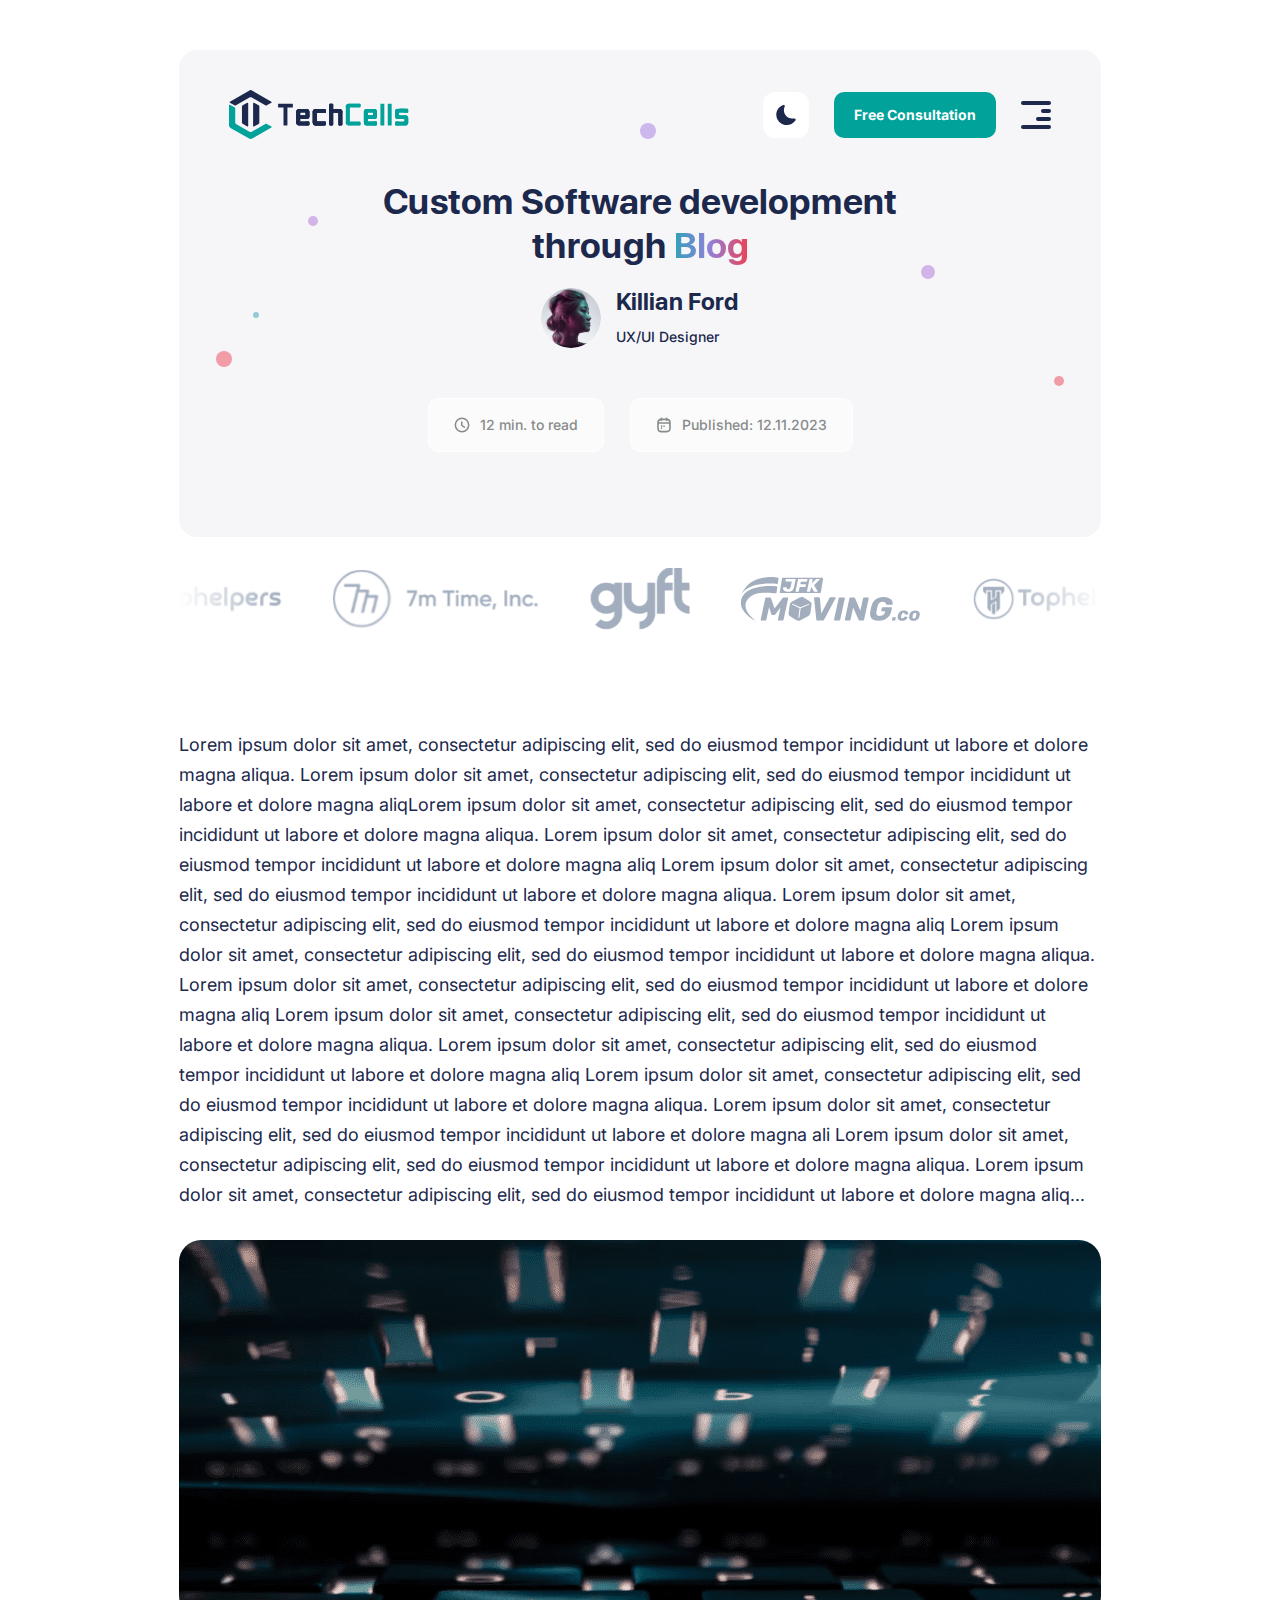
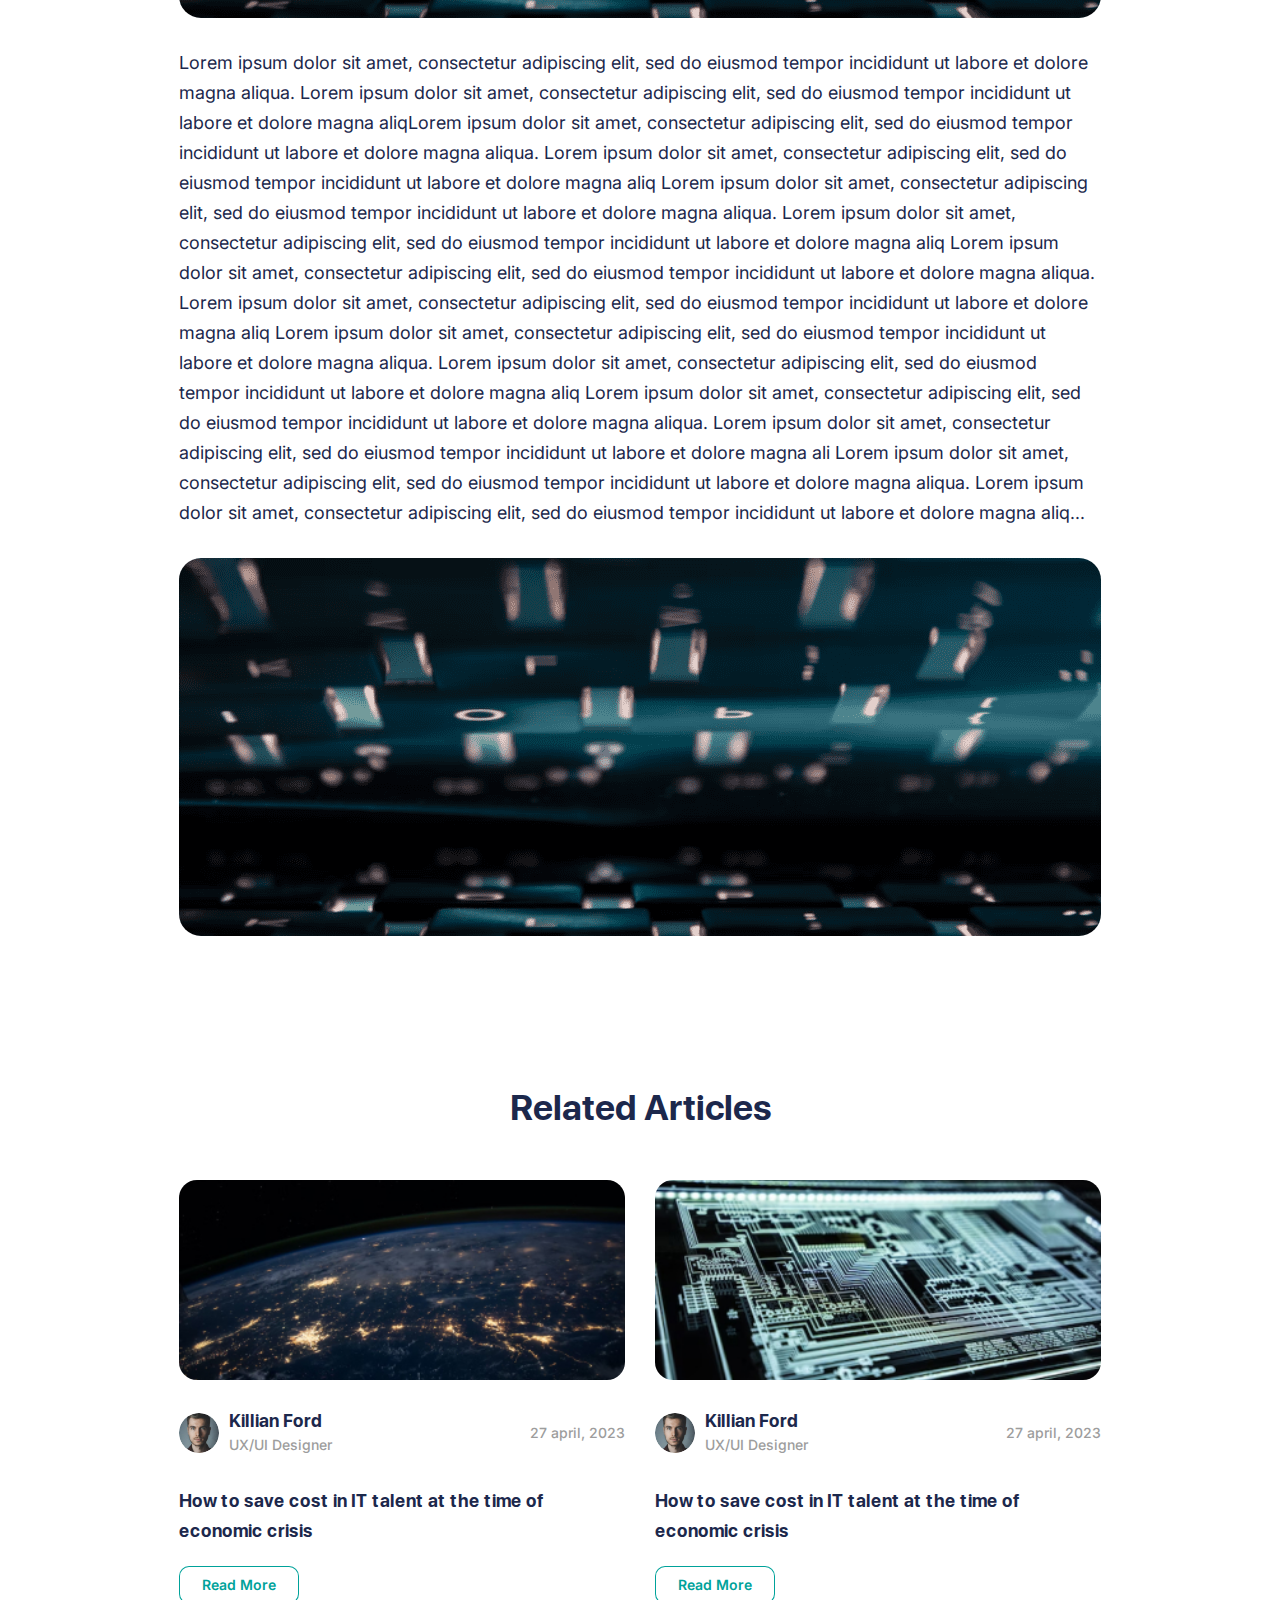
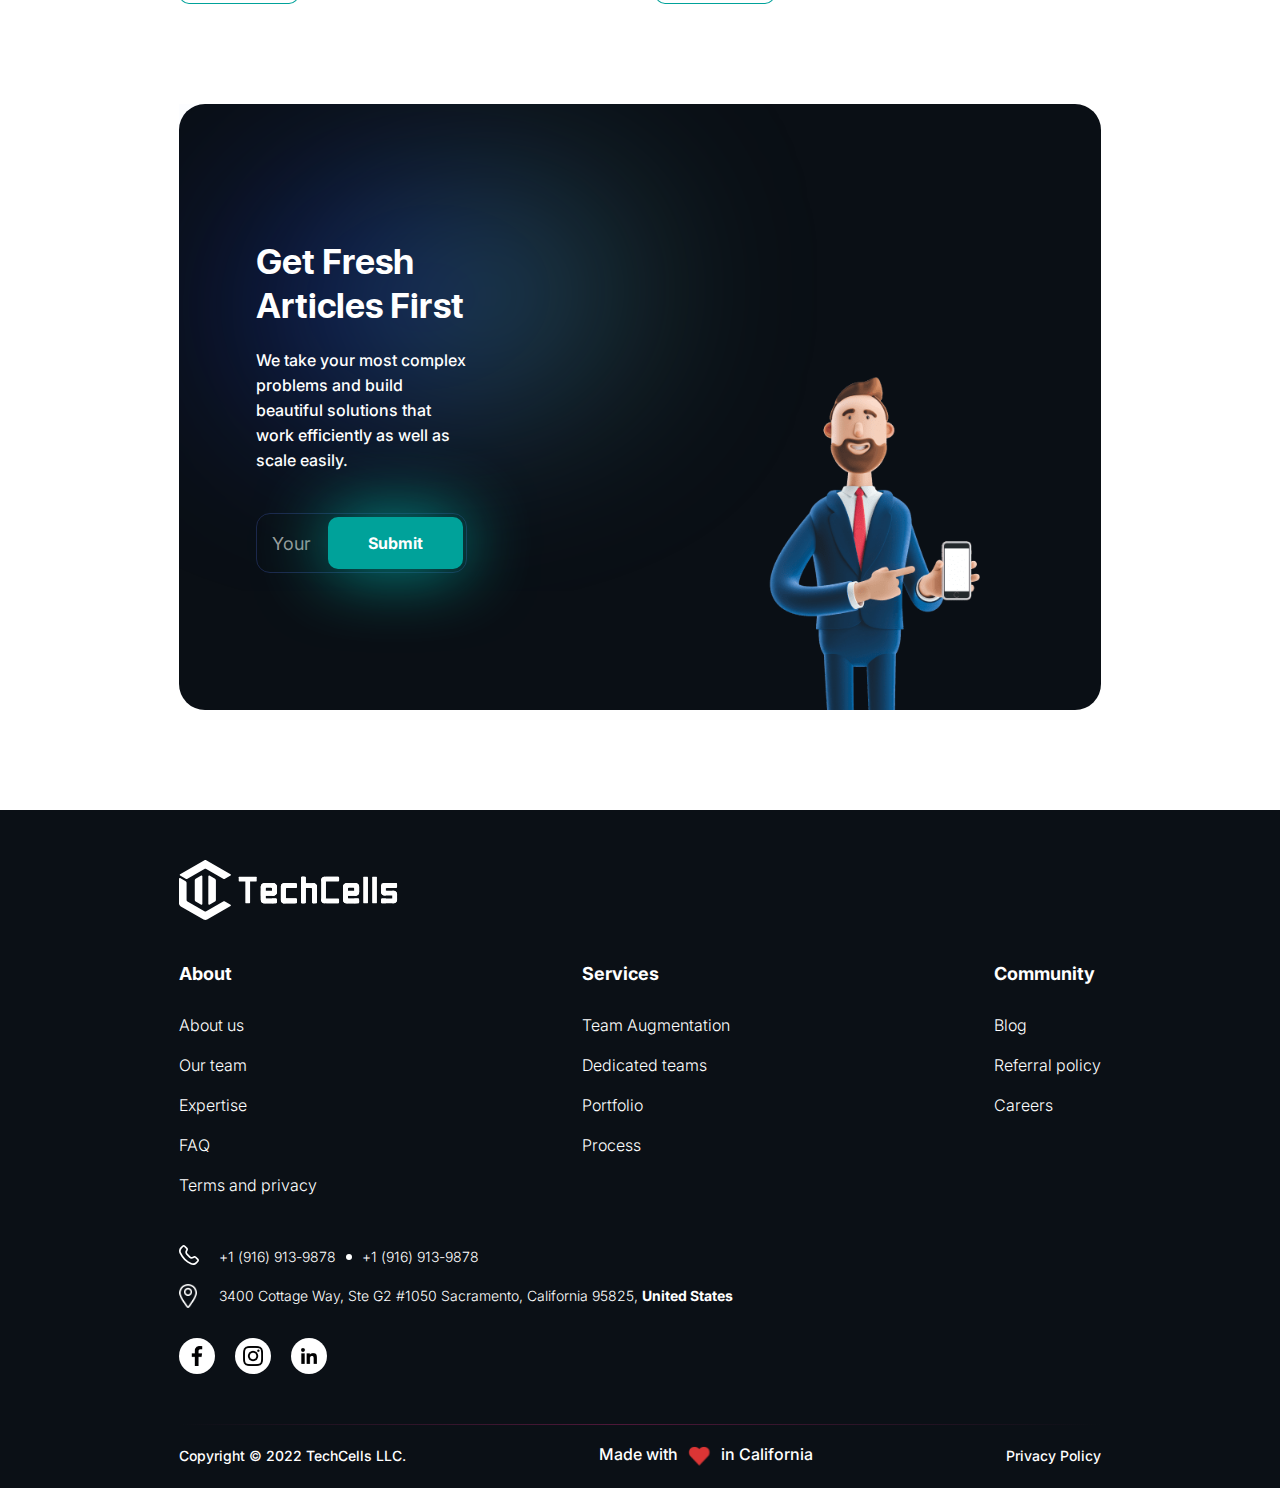
<file: blog-item.html>
<!DOCTYPE html>
<html lang="en">
<head>

    <title>Tech Cells</title>
    <meta content="width=device-width,maximum-scale=1,initial-scale=1,user-scalable=0" name="viewport">
    <meta http-equiv="Content-Type" content="text/html;charset=UTF-8" />
    <meta name="author" content="" />
    <meta name="description" content="" />
    <meta name="keywords" content="" /> 
    
    <link rel="stylesheet" href="css/main.css" media="all"/>
    <link rel="stylesheet" href="css/swiper-bundle.min.css" media="all"/>
    <link rel="stylesheet" href="css/hystmodal.min.css" media="all"/>
    <link rel="stylesheet" href="css/responsive.css" media="all"/>

    <link href="favicon.ico" rel="shortcut icon"/>

</head>

<body>  

    <!-- wrapper Start -->
    <div class="wrapper">
        <!-- header Start -->
        <header class="header">
            <div class="container">
                <div class="header__in">
                    <div class="logo">
                        <a href="#">
                            <span class="logo__white">
                                <img src="img/bg/logo.svg" alt="Tech Cells">
                            </span>
                            <span class="logo__dark">
                                <img src="img/bg/logo-w.svg" alt="Tech Cells">
                            </span>
                        </a>
                    </div>
                    <div class="header__right-col">
                        <span class="color-btn">color</span>
                        <a href="#" class="btn">Free Consultation</a>
                        <span class="menu-btn">
                            <span></span>
                            <span></span>
                            <span></span>
                            <span></span>
                        </span>
                    </div>
                </div>
            </div>
        </header>
        <!-- header end -->
        <!-- main-nav Start -->
        <div class="main-nav">
            <div class="balloons">
                <div class="balloons__first"></div>
                <div class="balloons__second"></div>
                <div class="balloons__third"></div>
                <div class="balloons__fourth"></div>
                <div class="balloons__fifth"></div>
                <div class="balloons__sixth"></div>
            </div>
            <div class="main-nav__in">
                <nav class="main-nav__list">
                    <ul>
                        <li>
                            <a href="#">Why Us</a>
                        </li>
                        <li>
                            <a href="#">Team Augmentations</a>
                        </li>
                        <li class="active">
                            <a href="#">Dedicated Tech Teams</a>
                        </li>
                        <li>
                            <a href="#">Referral Program</a>
                        </li>
                        <li>
                            <a href="#">Expertice</a>
                        </li>
                        <li>
                            <a href="#">Careers</a>
                        </li>
                        <li>
                            <a href="#">Blog</a>
                        </li>
                    </ul>
                </nav>
                <div class="articles">
                    <h3 class="articles__title">Features Articles:</h3>
                    <div class="articles__list">
                        <div class="article">
                            <div class="article__photo">
                                <a href="#">
                                    <img src="img/src/article.png" alt="photo">
                                </a>
                            </div>
                            <div class="article__description">
                                <h3 class="article__title">
                                    <a href="#">How to save cost in IT talent</a>
                                </h3>
                                <p>Lorem Ipsum is simply dummy text of the printing and typesetting... <a href="#">More</a></p>
                            </div>
                        </div>
                        <div class="article">
                            <div class="article__photo">
                                <a href="#">
                                    <img src="img/src/article.png" alt="photo">
                                </a>
                            </div>
                            <div class="article__description">
                                <h3 class="article__title">
                                    <a href="#">How to save cost in IT talent</a>
                                </h3>
                                <p>Lorem Ipsum is simply dummy text of the printing and typesetting... <a href="#">More</a></p>
                            </div>
                        </div>
                    </div>
                </div>
            </div>
        </div>
        <!-- main-nav end -->
        <!-- page Start -->
        <main class="page">
            <section class="promo">
                <div class="container">
                    <div class="promo__in">
                        <div class="balloons">
                            <div class="balloons__first"></div>
                            <div class="balloons__second"></div>
                            <div class="balloons__third"></div>
                            <div class="balloons__fourth"></div>
                            <div class="balloons__fifth"></div>
                            <div class="balloons__sixth"></div>
                        </div>
                        <div class="promo__content">
                            <h1 class="promo__title">Custom Software development<br> through <span>Blog</span></h1>
                            <div class="author">
                                <div class="author__photo">
                                    <img src="img/src/person-img-1.jpg" alt="photo">
                                </div>
                                <div class="author__description">
                                    <span class="author__name">Killian Ford</span>
                                    <span class="author__post">UX/UI Designer</span>
                                </div>
                            </div>
                            <div class="info-panel">
                                <div class="info-panel__item">
                                    <div class="info-panel__icon">
                                        <div class="info-panel__icon-light">
                                            <img src="img/bg/time-icon.svg" alt="icon">
                                        </div>
                                        <div class="info-panel__icon-dark">
                                            <img src="img/bg/time-icon-w.svg" alt="icon">
                                        </div>
                                    </div>
                                    <span class="info-panel__text">12 min. to read</span>
                                </div>
                                <div class="info-panel__item">
                                    <div class="info-panel__icon">
                                        <div class="info-panel__icon-light">
                                            <img src="img/bg/calendar-icon.svg" alt="icon">
                                        </div>
                                        <div class="info-panel__icon-dark">
                                            <img src="img/bg/calendar-icon-w.svg" alt="icon">
                                        </div>
                                    </div>
                                    <span class="info-panel__text">Published: 12.11.2023</span>
                                </div>
                            </div>
                        </div>
                    </div>
                </div>
            </section>
            <section class="main-content">
                <div class="container">
                    <div class="swiper partners-slider">
                        <div class="swiper-wrapper">
                            <div class="swiper-slide">
                                <div class="partners-slider__ligth">
                                    <img src="img/src/partner-3.svg" alt="partner">
                                </div>
                                <div class="partners-slider__dark">
                                    <img src="img/src/partner-3-w.svg" alt="partner">
                                </div>
                            </div>
                            <div class="swiper-slide">
                                <div class="partners-slider__ligth">
                                    <img src="img/src/partner-2.svg" alt="partner">
                                </div>
                                <div class="partners-slider__dark">
                                    <img src="img/src/partner-2-w.svg" alt="partner">
                                </div>
                            </div>
                            <div class="swiper-slide">
                                <div class="partners-slider__ligth">
                                    <img src="img/src/partner-1.svg" alt="partner">
                                </div>
                                <div class="partners-slider__dark">
                                    <img src="img/src/partner-1-w.svg" alt="partner">
                                </div>
                            </div>
                            <div class="swiper-slide">
                                <div class="partners-slider__ligth">
                                    <img src="img/src/partner-4.svg" alt="partner">
                                </div>
                                <div class="partners-slider__dark">
                                    <img src="img/src/partner-4-w.svg" alt="partner">
                                </div>
                            </div>
                            <div class="swiper-slide">
                                <div class="partners-slider__ligth">
                                    <img src="img/src/partner-3.svg" alt="partner">
                                </div>
                                <div class="partners-slider__dark">
                                    <img src="img/src/partner-3-w.svg" alt="partner">
                                </div>
                            </div>
                            <div class="swiper-slide">
                                <div class="partners-slider__ligth">
                                    <img src="img/src/partner-2.svg" alt="partner">
                                </div>
                                <div class="partners-slider__dark">
                                    <img src="img/src/partner-2-w.svg" alt="partner">
                                </div>
                            </div>
                            <div class="swiper-slide">
                                <div class="partners-slider__ligth">
                                    <img src="img/src/partner-1.svg" alt="partner">
                                </div>
                                <div class="partners-slider__dark">
                                    <img src="img/src/partner-1-w.svg" alt="partner">
                                </div>
                            </div>
                            <div class="swiper-slide">
                                <div class="partners-slider__ligth">
                                    <img src="img/src/partner-4.svg" alt="partner">
                                </div>
                                <div class="partners-slider__dark">
                                    <img src="img/src/partner-4-w.svg" alt="partner">
                                </div>
                            </div>
                        </div>
                        <div class="partners-slider__left-dec"></div>
                        <div class="partners-slider__right-dec"></div>
                    </div>
                    <div class="blog-info">
                        <p>Lorem ipsum dolor sit amet, consectetur adipiscing elit, sed do eiusmod tempor incididunt ut labore et dolore magna aliqua. Lorem ipsum dolor sit amet, consectetur adipiscing elit, sed do eiusmod tempor incididunt ut labore et dolore magna aliqLorem ipsum dolor sit amet, consectetur adipiscing elit, sed do eiusmod tempor incididunt ut labore et dolore magna aliqua. Lorem ipsum dolor sit amet, consectetur adipiscing elit, sed do eiusmod tempor incididunt ut labore et dolore magna aliq Lorem ipsum dolor sit amet, consectetur adipiscing elit, sed do eiusmod tempor incididunt ut labore et dolore magna aliqua. Lorem ipsum dolor sit amet, consectetur adipiscing elit, sed do eiusmod tempor incididunt ut labore et dolore magna aliq Lorem ipsum dolor sit amet, consectetur adipiscing elit, sed do eiusmod tempor incididunt ut labore et dolore magna aliqua. Lorem ipsum dolor sit amet, consectetur adipiscing elit, sed do eiusmod tempor incididunt ut labore et dolore magna aliq Lorem ipsum dolor sit amet, consectetur adipiscing elit, sed do eiusmod tempor incididunt ut labore et dolore magna aliqua. Lorem ipsum dolor sit amet, consectetur adipiscing elit, sed do eiusmod tempor incididunt ut labore et dolore magna aliq Lorem ipsum dolor sit amet, consectetur adipiscing elit, sed do eiusmod tempor incididunt ut labore et dolore magna aliqua. Lorem ipsum dolor sit amet, consectetur adipiscing elit, sed do eiusmod tempor incididunt ut labore et dolore magna ali Lorem ipsum dolor sit amet, consectetur adipiscing elit, sed do eiusmod tempor incididunt ut labore et dolore magna aliqua. Lorem ipsum dolor sit amet, consectetur adipiscing elit, sed do eiusmod tempor incididunt ut labore et dolore magna aliq...</p>
                        <div class="blog-info__photo">
                            <img src="img/src/blog-photo-1.png" alt="photo">
                        </div>
                        <p>Lorem ipsum dolor sit amet, consectetur adipiscing elit, sed do eiusmod tempor incididunt ut labore et dolore magna aliqua. Lorem ipsum dolor sit amet, consectetur adipiscing elit, sed do eiusmod tempor incididunt ut labore et dolore magna aliqLorem ipsum dolor sit amet, consectetur adipiscing elit, sed do eiusmod tempor incididunt ut labore et dolore magna aliqua. Lorem ipsum dolor sit amet, consectetur adipiscing elit, sed do eiusmod tempor incididunt ut labore et dolore magna aliq Lorem ipsum dolor sit amet, consectetur adipiscing elit, sed do eiusmod tempor incididunt ut labore et dolore magna aliqua. Lorem ipsum dolor sit amet, consectetur adipiscing elit, sed do eiusmod tempor incididunt ut labore et dolore magna aliq Lorem ipsum dolor sit amet, consectetur adipiscing elit, sed do eiusmod tempor incididunt ut labore et dolore magna aliqua. Lorem ipsum dolor sit amet, consectetur adipiscing elit, sed do eiusmod tempor incididunt ut labore et dolore magna aliq Lorem ipsum dolor sit amet, consectetur adipiscing elit, sed do eiusmod tempor incididunt ut labore et dolore magna aliqua. Lorem ipsum dolor sit amet, consectetur adipiscing elit, sed do eiusmod tempor incididunt ut labore et dolore magna aliq Lorem ipsum dolor sit amet, consectetur adipiscing elit, sed do eiusmod tempor incididunt ut labore et dolore magna aliqua. Lorem ipsum dolor sit amet, consectetur adipiscing elit, sed do eiusmod tempor incididunt ut labore et dolore magna ali Lorem ipsum dolor sit amet, consectetur adipiscing elit, sed do eiusmod tempor incididunt ut labore et dolore magna aliqua. Lorem ipsum dolor sit amet, consectetur adipiscing elit, sed do eiusmod tempor incididunt ut labore et dolore magna aliq...</p>
                        <div class="blog-info__photo">
                            <img src="img/src/blog-photo-1.png" alt="photo">
                        </div>
                    </div>
                    <h2 class="title text-center">Related Articles</h2>
                    <div class="blog blog_changed blog_indent-bottom-big">
                        <div class="blog-item">
                            <div class="blog-item__photo">
                                <a href="#">
                                    <img src="img/src/blog-img-1.jpg" alt="photo">
                                </a>
                            </div>
                            <div class="blog-item__panel">
                                <div class="author">
                                    <div class="author__photo">
                                        <img src="img/src/author.jpg" alt="photo">
                                    </div>
                                    <div class="author__description">
                                        <span class="author__name">Killian Ford</span>
                                        <span class="author__post">UX/UI Designer</span>
                                    </div>
                                </div>
                                <span class="blog-item__date">27 april, 2023</span>
                            </div>
                            <h3 class="blog-item__title">
                                <a href="#">How to save cost in IT talent at the time of economic crisis</a>
                            </h3>
                            <a href="#" class="btn btn_transparent-bg btn_small-size">Read More</a>
                        </div>
                        <div class="blog-item">
                            <div class="blog-item__photo">
                                <a href="#">
                                    <img src="img/src/blog-img-2.jpg" alt="photo">
                                </a>
                            </div>
                            <div class="blog-item__panel">
                                <div class="author">
                                    <div class="author__photo">
                                        <img src="img/src/author.jpg" alt="photo">
                                    </div>
                                    <div class="author__description">
                                        <span class="author__name">Killian Ford</span>
                                        <span class="author__post">UX/UI Designer</span>
                                    </div>
                                </div>
                                <span class="blog-item__date">27 april, 2023</span>
                            </div>
                            <h3 class="blog-item__title">
                                <a href="#">How to save cost in IT talent at the time of economic crisis</a>
                            </h3>
                            <a href="#" class="btn btn_transparent-bg btn_small-size">Read More</a>
                        </div>
                        <div class="blog-item">
                            <div class="blog-item__photo">
                                <a href="#">
                                    <img src="img/src/blog-img-3.jpg" alt="photo">
                                </a>
                            </div>
                            <div class="blog-item__panel">
                                <div class="author">
                                    <div class="author__photo">
                                        <img src="img/src/author.jpg" alt="photo">
                                    </div>
                                    <div class="author__description">
                                        <span class="author__name">Killian Ford</span>
                                        <span class="author__post">UX/UI Designer</span>
                                    </div>
                                </div>
                                <span class="blog-item__date">27 april, 2023</span>
                            </div>
                            <h3 class="blog-item__title">
                                <a href="#">How to save cost in IT talent at the time of economic crisis</a>
                            </h3>
                            <a href="#" class="btn btn_transparent-bg btn_small-size">Read More</a>
                        </div>
                    </div>
                    <div class="customers customers_changed">
                        <div class="customers__in">
                            <div class="customers__description">
                                <h2 class="title">Get Fresh Articles First</h2>
                                <p>We take your most complex problems and build beautiful solutions that work efficiently as well as scale easily.</p>
                                <div class="customers__form">
                                    <form>
                                        <input type="email" name="email" placeholder="Your company email">
                                        <button class="btn">Submit</button>
                                    </form>
                                </div>
                            </div>
                            <div class="customers__img customers__img_small-size">
                                <img src="img/src/consultant-img-3.png" alt="photo">
                            </div>
                        </div>
                    </div>
                </div>
            </section>
        </main>
        <!-- page end -->
        <!-- footer Sart -->
        <footer class="footer">
            <div class="footer__top-panel">
                <div class="container">
                    <div class="footer__logo">
                        <a href="#">
                            <img src="img/bg/logo-w.svg" alt="Free Consultation">
                        </a>
                    </div>
                    <div class="footer__col">
                        <div class="footer__col-item">
                            <h4 class="footer__title">About</h4>
                            <nav class="footer__nav">
                                <ul>    
                                    <li>
                                        <a href="#">About us</a>
                                    </li>
                                    <li>
                                        <a href="#">Our team</a>
                                    </li>
                                    <li>
                                        <a href="#">Expertise</a>
                                    </li>
                                    <li>
                                        <a href="#">FAQ</a>
                                    </li>
                                    <li>
                                        <a href="#">Terms and privacy</a>
                                    </li>
                                </ul>
                            </nav>
                        </div>
                        <div class="footer__col-item">
                            <h4 class="footer__title">Services</h4>
                            <nav class="footer__nav">
                                <ul>    
                                    <li>
                                        <a href="#">Team Augmentation</a>
                                    </li>
                                    <li>
                                        <a href="#">Dedicated teams</a>
                                    </li>
                                    <li>
                                        <a href="#">Portfolio</a>
                                    </li>
                                    <li>
                                        <a href="#">Process</a>
                                    </li>
                                </ul>
                            </nav>
                        </div>
                        <div class="footer__col-item">
                            <h4 class="footer__title">Community</h4>
                            <nav class="footer__nav">
                                <ul>    
                                    <li>
                                        <a href="#">Blog</a>
                                    </li>
                                    <li>
                                        <a href="#">Referral policy</a>
                                    </li>
                                    <li>
                                        <a href="#">Careers</a>
                                    </li>
                                </ul>
                            </nav>
                        </div>
                        <div class="footer__col-item">
                            <ul class="contacts">
                                <li>
                                    <div class="contacts__icon">
                                        <img src="img/bg/phone-w.svg" alt="phone">
                                    </div>
                                    <span class="contacts__text">
                                        <a href="tel:+1 (916) 913-9878">+1 (916) 913-9878</a>
                                    </span>
                                </li>
                                <li>
                                    <div class="contacts__icon">
                                        <img src="img/bg/phone-w.svg" alt="phone">
                                    </div>
                                    <span class="contacts__text">
                                        <a href="tel:+1 (916) 913-9878">+1 (916) 913-9878</a>
                                    </span>
                                </li>
                                <li>
                                    <div class="contacts__icon contacts__icon_sm-size">
                                        <img src="img/bg/location-w.png" alt="location">
                                    </div>
                                    <span class="contacts__text">3400 Cottage Way, Ste G2 #1050 Sacramento, California 95825, <strong>United States</strong></span>
                                </li>
                            </ul>
                            <dl class="social">
                                <dt>Follow us:</dt>
                                <dd>
                                    <ul>
                                        <li>
                                            <a href="#">
                                                <span class="social__icon">
                                                    <img src="img/bg/facebook.png" alt="facebook">
                                                </span>
                                                <span class="social__text">
                                                    <span>Facebook</span>
                                                </span>
                                            </a>
                                        </li>
                                        <li>
                                            <a href="#">
                                                <span class="social__icon">
                                                    <img src="img/bg/instagram.png" alt="instagram">
                                                </span>
                                                <span class="social__text">
                                                    <span>Instagram</span>
                                                </span>
                                            </a>
                                        </li>
                                        <li>
                                            <a href="#">
                                                <span class="social__icon">
                                                    <img src="img/bg/linkedin.png" alt="linkedin">
                                                </span>
                                                <span class="social__text">
                                                    <span>Linkedin</span>
                                                </span>
                                            </a>
                                        </li>
                                    </ul>
                                </dd>
                            </dl>
                        </div>
                    </div>
                </div>
            </div>
            <div class="footer__bottom-panel">
                <div class="container">
                    <div class="footer__in">
                        <span class="footer__copy">Copyright © 2022 TechCells LLC.</span>
                        <span class="footer__made">Made with<img src="img/bg/heart.svg" alt="heart">in California</span>
                        <a href="#" class="footer__link">Privacy Policy</a>
                    </div>
                </div>
            </div>
        </footer>
        <!-- footer end -->
    </div>   
    <!-- wrapper end -->

    <!-- jQuery libs -->
    <script type="text/javascript" src="js/jquery.min.js"></script>

    <!-- Plugin scripts -->
    <script type="text/javascript" src="js/swiper-bundle.min.js"></script>
    <script type="text/javascript" src="js/hystmodal.min.js"></script>

    <!-- Scripts -->
    <script type="text/javascript" src="js/scripts.js"></script>

</body>

</html>
</file>
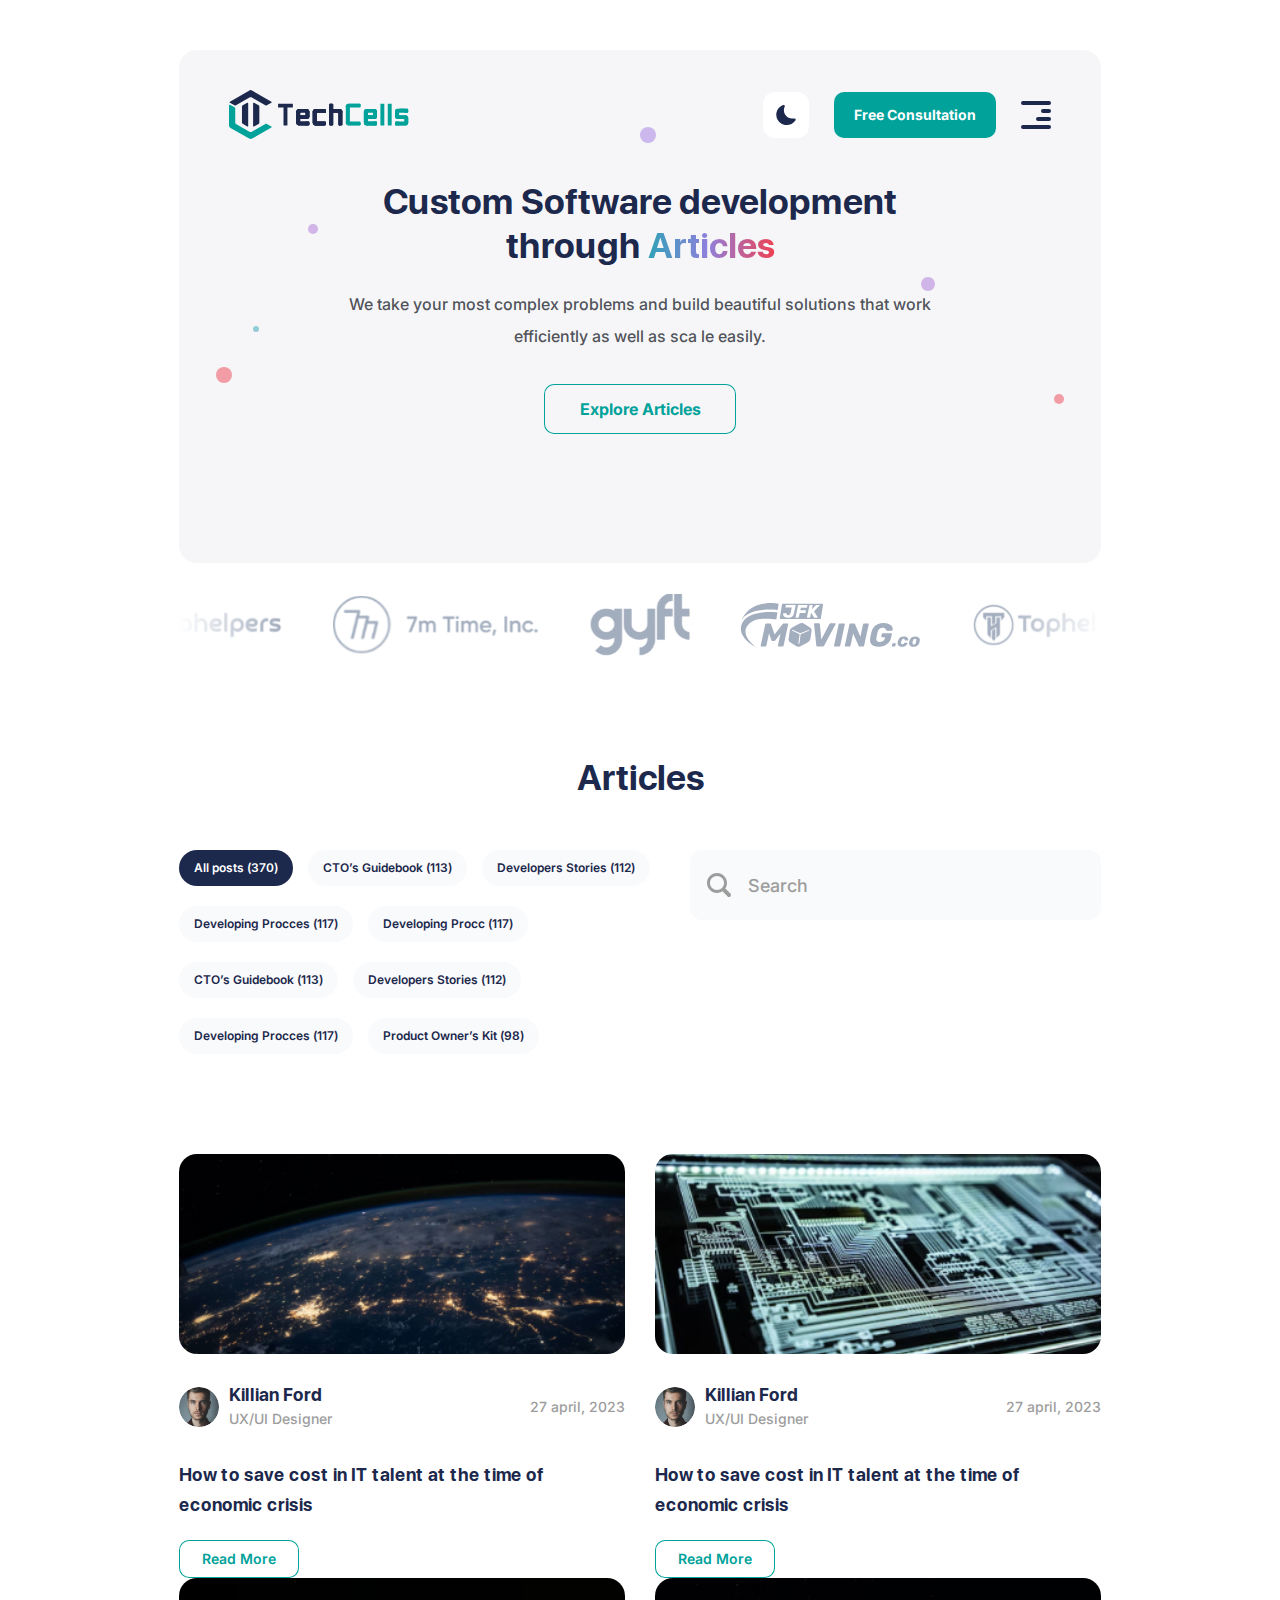
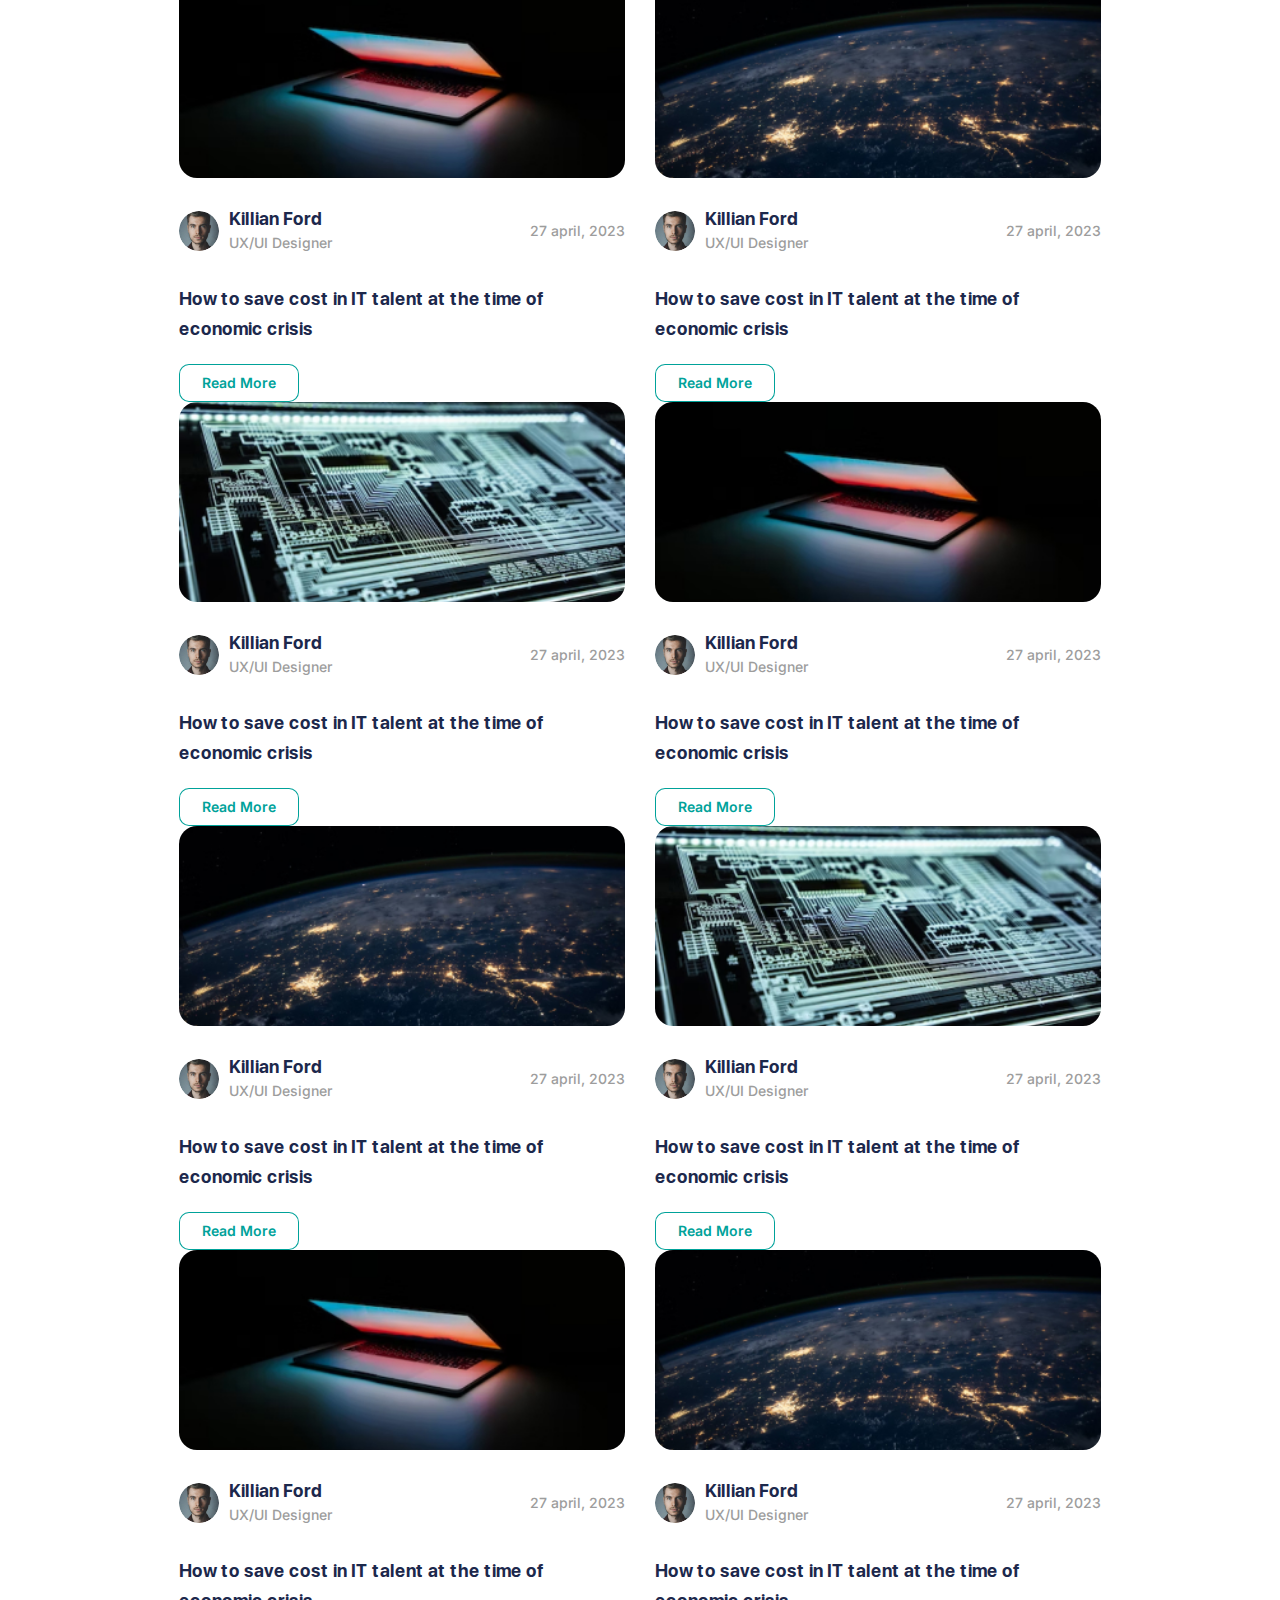
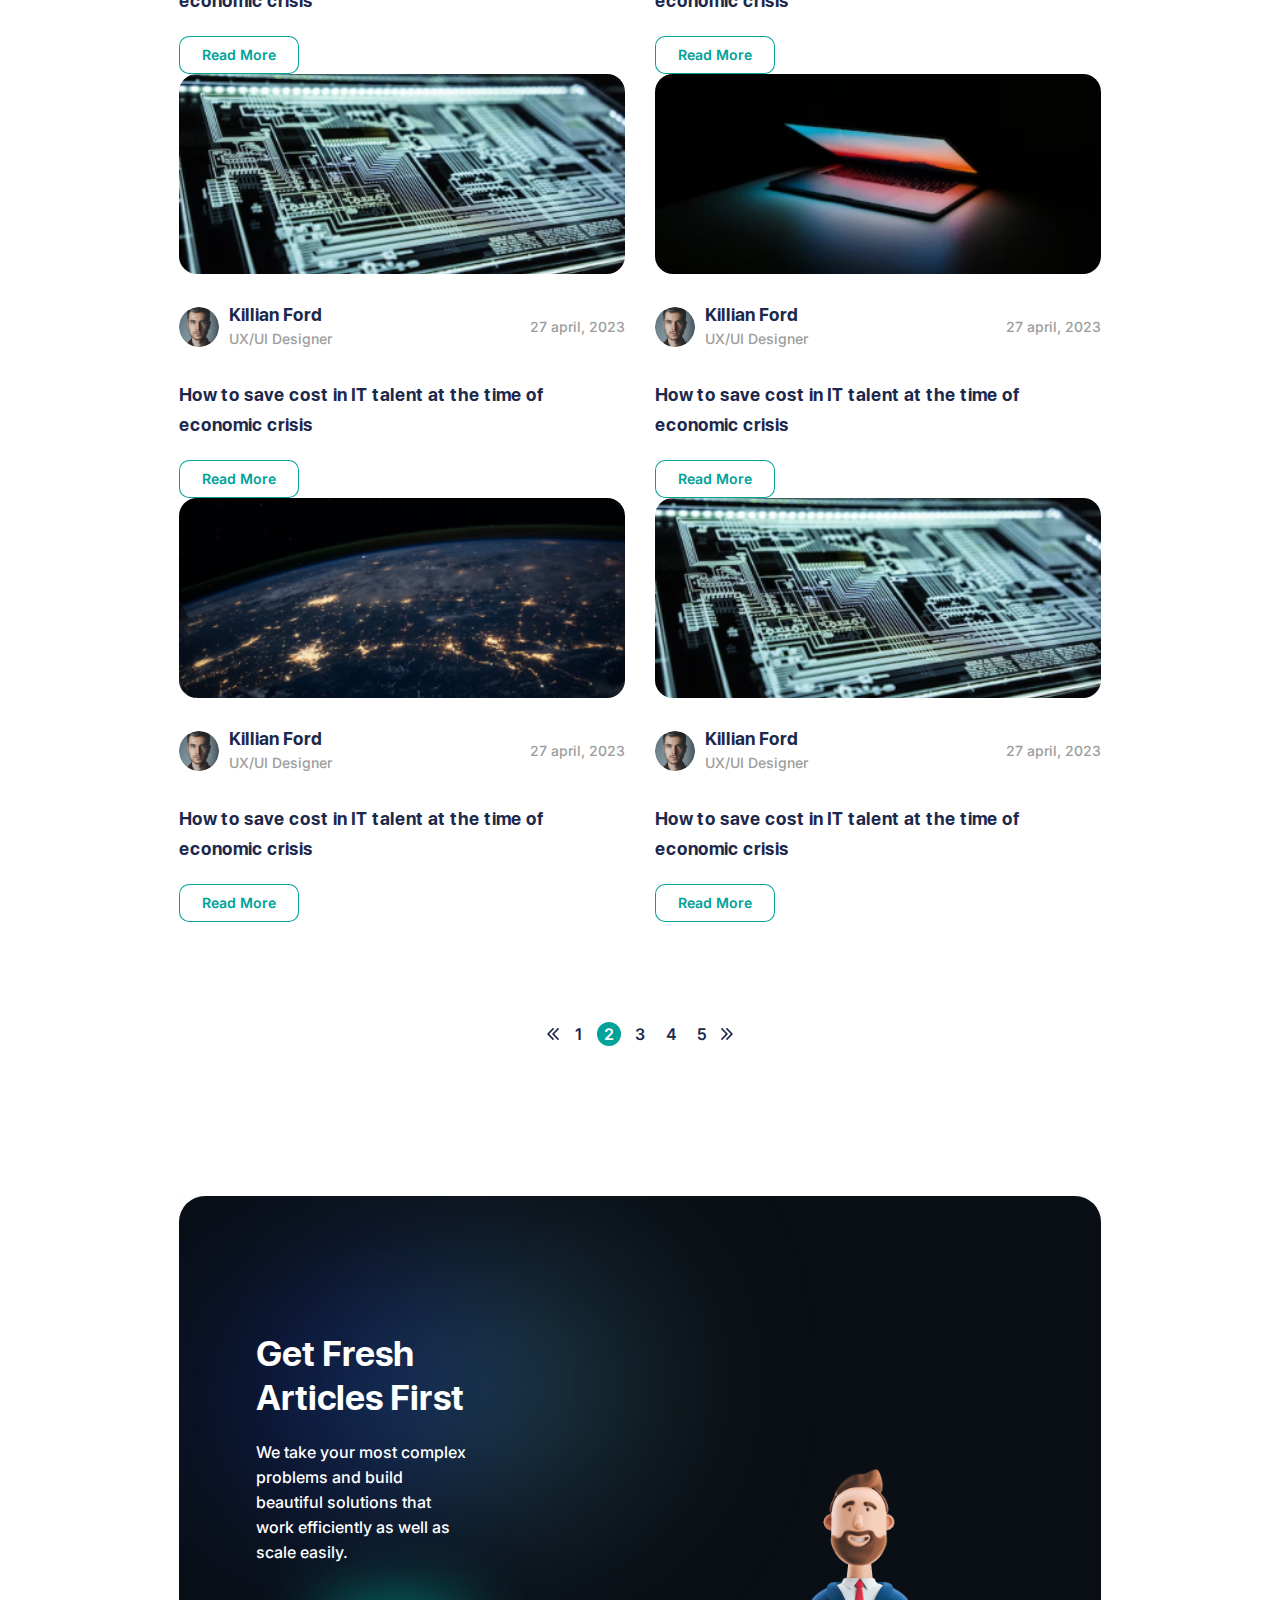
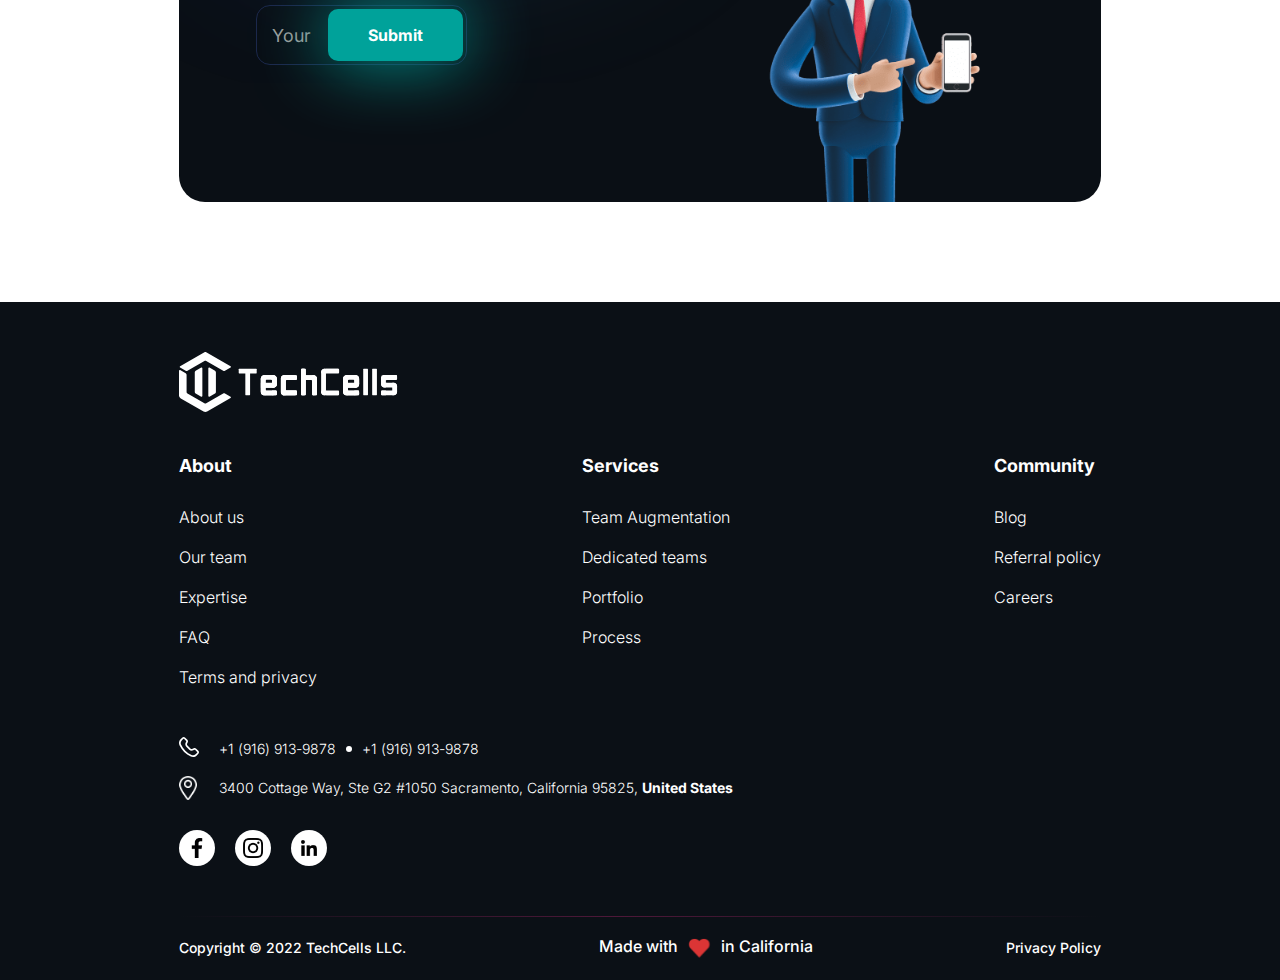
<file: blog.html>
<!DOCTYPE html>
<html lang="en">
<head>

    <title>Tech Cells</title>
    <meta content="width=device-width,maximum-scale=1,initial-scale=1,user-scalable=0" name="viewport">
    <meta http-equiv="Content-Type" content="text/html;charset=UTF-8" />
    <meta name="author" content="" />
    <meta name="description" content="" />
    <meta name="keywords" content="" /> 
    
    <link rel="stylesheet" href="css/main.css" media="all"/>
    <link rel="stylesheet" href="css/swiper-bundle.min.css" media="all"/>
    <link rel="stylesheet" href="css/hystmodal.min.css" media="all"/>
    <link rel="stylesheet" href="css/responsive.css" media="all"/>

    <link href="favicon.ico" rel="shortcut icon"/>

</head>

<body>  

    <!-- wrapper Start -->
    <div class="wrapper">
        <!-- header Start -->
        <header class="header">
            <div class="container">
                <div class="header__in">
                    <div class="logo">
                        <a href="#">
                            <span class="logo__white">
                                <img src="img/bg/logo.svg" alt="Tech Cells">
                            </span>
                            <span class="logo__dark">
                                <img src="img/bg/logo-w.svg" alt="Tech Cells">
                            </span>
                        </a>
                    </div>
                    <div class="header__right-col">
                        <span class="color-btn">color</span>
                        <a href="#" class="btn">Free Consultation</a>
                        <span class="menu-btn">
                            <span></span>
                            <span></span>
                            <span></span>
                            <span></span>
                        </span>
                    </div>
                </div>
            </div>
        </header>
        <!-- header end -->
        <!-- main-nav Start -->
        <div class="main-nav">
            <div class="balloons">
                <div class="balloons__first"></div>
                <div class="balloons__second"></div>
                <div class="balloons__third"></div>
                <div class="balloons__fourth"></div>
                <div class="balloons__fifth"></div>
                <div class="balloons__sixth"></div>
            </div>
            <div class="main-nav__in">
                <nav class="main-nav__list">
                    <ul>
                        <li>
                            <a href="#">Why Us</a>
                        </li>
                        <li>
                            <a href="#">Team Augmentations</a>
                        </li>
                        <li class="active">
                            <a href="#">Dedicated Tech Teams</a>
                        </li>
                        <li>
                            <a href="#">Referral Program</a>
                        </li>
                        <li>
                            <a href="#">Expertice</a>
                        </li>
                        <li>
                            <a href="#">Careers</a>
                        </li>
                        <li>
                            <a href="#">Blog</a>
                        </li>
                    </ul>
                </nav>
                <div class="articles">
                    <h3 class="articles__title">Features Articles:</h3>
                    <div class="articles__list">
                        <div class="article">
                            <div class="article__photo">
                                <a href="#">
                                    <img src="img/src/article.png" alt="photo">
                                </a>
                            </div>
                            <div class="article__description">
                                <h3 class="article__title">
                                    <a href="#">How to save cost in IT talent</a>
                                </h3>
                                <p>Lorem Ipsum is simply dummy text of the printing and typesetting... <a href="#">More</a></p>
                            </div>
                        </div>
                        <div class="article">
                            <div class="article__photo">
                                <a href="#">
                                    <img src="img/src/article.png" alt="photo">
                                </a>
                            </div>
                            <div class="article__description">
                                <h3 class="article__title">
                                    <a href="#">How to save cost in IT talent</a>
                                </h3>
                                <p>Lorem Ipsum is simply dummy text of the printing and typesetting... <a href="#">More</a></p>
                            </div>
                        </div>
                    </div>
                </div>
            </div>
        </div>
        <!-- main-nav end -->
        <!-- page Start -->
        <main class="page">
            <section class="promo">
                <div class="container">
                    <div class="promo__in">
                        <div class="balloons">
                            <div class="balloons__first"></div>
                            <div class="balloons__second"></div>
                            <div class="balloons__third"></div>
                            <div class="balloons__fourth"></div>
                            <div class="balloons__fifth"></div>
                            <div class="balloons__sixth"></div>
                        </div>
                        <div class="promo__content">
                            <h1 class="promo__title">Custom Software development<br> through <span>Articles</span></h1>
                            <p class="promo__text">We take your most complex problems and build beautiful<br> solutions that work efficiently as well as sca<br> le easily.</p>
                            <a href="#" class="btn btn_big-size btn_transparent-bg btn_indent-bottom-none">Explore Articles</a>
                        </div>
                    </div>
                </div>
            </section>
            <section class="main-content">
                <div class="container">
                    <div class="swiper partners-slider">
                        <div class="swiper-wrapper">
                            <div class="swiper-slide">
                                <div class="partners-slider__ligth">
                                    <img src="img/src/partner-3.svg" alt="partner">
                                </div>
                                <div class="partners-slider__dark">
                                    <img src="img/src/partner-3-w.svg" alt="partner">
                                </div>
                            </div>
                            <div class="swiper-slide">
                                <div class="partners-slider__ligth">
                                    <img src="img/src/partner-2.svg" alt="partner">
                                </div>
                                <div class="partners-slider__dark">
                                    <img src="img/src/partner-2-w.svg" alt="partner">
                                </div>
                            </div>
                            <div class="swiper-slide">
                                <div class="partners-slider__ligth">
                                    <img src="img/src/partner-1.svg" alt="partner">
                                </div>
                                <div class="partners-slider__dark">
                                    <img src="img/src/partner-1-w.svg" alt="partner">
                                </div>
                            </div>
                            <div class="swiper-slide">
                                <div class="partners-slider__ligth">
                                    <img src="img/src/partner-4.svg" alt="partner">
                                </div>
                                <div class="partners-slider__dark">
                                    <img src="img/src/partner-4-w.svg" alt="partner">
                                </div>
                            </div>
                            <div class="swiper-slide">
                                <div class="partners-slider__ligth">
                                    <img src="img/src/partner-3.svg" alt="partner">
                                </div>
                                <div class="partners-slider__dark">
                                    <img src="img/src/partner-3-w.svg" alt="partner">
                                </div>
                            </div>
                            <div class="swiper-slide">
                                <div class="partners-slider__ligth">
                                    <img src="img/src/partner-2.svg" alt="partner">
                                </div>
                                <div class="partners-slider__dark">
                                    <img src="img/src/partner-2-w.svg" alt="partner">
                                </div>
                            </div>
                            <div class="swiper-slide">
                                <div class="partners-slider__ligth">
                                    <img src="img/src/partner-1.svg" alt="partner">
                                </div>
                                <div class="partners-slider__dark">
                                    <img src="img/src/partner-1-w.svg" alt="partner">
                                </div>
                            </div>
                            <div class="swiper-slide">
                                <div class="partners-slider__ligth">
                                    <img src="img/src/partner-4.svg" alt="partner">
                                </div>
                                <div class="partners-slider__dark">
                                    <img src="img/src/partner-4-w.svg" alt="partner">
                                </div>
                            </div>
                        </div>
                        <div class="partners-slider__left-dec"></div>
                        <div class="partners-slider__right-dec"></div>
                    </div>
                    <h2 class="title text-center">Articles</h2>
                    <div class="selection-panel selection-panel_indent-bottom-big">
                        <div class="selection-panel__left-col">
                            <nav class="categories-nav">
                                <ul>
                                    <li class="active">
                                        <span>All posts (370)</span>
                                    </li>
                                    <li>
                                        <a href="#">CTO’s Guidebook (113)</a>
                                    </li>
                                    <li>
                                        <a href="#">Developers Stories (112)</a>
                                    </li>
                                    <li>
                                        <a href="#">Developing Procces (117)</a>
                                    </li>
                                    <li>
                                        <a href="#">Developing Procc (117)</a>
                                    </li>
                                    <li>
                                        <a href="#">CTO’s Guidebook (113)</a>
                                    </li>
                                    <li>
                                        <a href="#">Developers Stories (112)</a>
                                    </li>
                                    <li>
                                        <a href="#">Developing Procces (117)</a>
                                    </li>
                                    <li>
                                        <a href="#">Product Owner’s Kit (98)</a>
                                    </li>
                                </ul>
                            </nav>
                        </div>
                        <div class="selection-panel__right-col">
                            <div class="seacrch-form">
                                <form>
                                    <input type="text" name="search" placeholder="Search">
                                    <button class="seacrch-form__btn" type="submit">search</button>
                                </form>
                            </div>
                        </div>
                    </div>
                    <div class="blog blog_changed">
                        <div class="blog-item">
                            <div class="blog-item__photo">
                                <a href="#">
                                    <img src="img/src/blog-img-1.jpg" alt="photo">
                                </a>
                            </div>
                            <div class="blog-item__panel">
                                <div class="author">
                                    <div class="author__photo">
                                        <img src="img/src/author.jpg" alt="photo">
                                    </div>
                                    <div class="author__description">
                                        <span class="author__name">Killian Ford</span>
                                        <span class="author__post">UX/UI Designer</span>
                                    </div>
                                </div>
                                <span class="blog-item__date">27 april, 2023</span>
                            </div>
                            <h3 class="blog-item__title">
                                <a href="#">How to save cost in IT talent at the time of economic crisis</a>
                            </h3>
                            <a href="#" class="btn btn_transparent-bg btn_small-size">Read More</a>
                        </div>
                        <div class="blog-item">
                            <div class="blog-item__photo">
                                <a href="#">
                                    <img src="img/src/blog-img-2.jpg" alt="photo">
                                </a>
                            </div>
                            <div class="blog-item__panel">
                                <div class="author">
                                    <div class="author__photo">
                                        <img src="img/src/author.jpg" alt="photo">
                                    </div>
                                    <div class="author__description">
                                        <span class="author__name">Killian Ford</span>
                                        <span class="author__post">UX/UI Designer</span>
                                    </div>
                                </div>
                                <span class="blog-item__date">27 april, 2023</span>
                            </div>
                            <h3 class="blog-item__title">
                                <a href="#">How to save cost in IT talent at the time of economic crisis</a>
                            </h3>
                            <a href="#" class="btn btn_transparent-bg btn_small-size">Read More</a>
                        </div>
                        <div class="blog-item">
                            <div class="blog-item__photo">
                                <a href="#">
                                    <img src="img/src/blog-img-3.jpg" alt="photo">
                                </a>
                            </div>
                            <div class="blog-item__panel">
                                <div class="author">
                                    <div class="author__photo">
                                        <img src="img/src/author.jpg" alt="photo">
                                    </div>
                                    <div class="author__description">
                                        <span class="author__name">Killian Ford</span>
                                        <span class="author__post">UX/UI Designer</span>
                                    </div>
                                </div>
                                <span class="blog-item__date">27 april, 2023</span>
                            </div>
                            <h3 class="blog-item__title">
                                <a href="#">How to save cost in IT talent at the time of economic crisis</a>
                            </h3>
                            <a href="#" class="btn btn_transparent-bg btn_small-size">Read More</a>
                        </div>
                        <div class="blog-item">
                            <div class="blog-item__photo">
                                <a href="#">
                                    <img src="img/src/blog-img-1.jpg" alt="photo">
                                </a>
                            </div>
                            <div class="blog-item__panel">
                                <div class="author">
                                    <div class="author__photo">
                                        <img src="img/src/author.jpg" alt="photo">
                                    </div>
                                    <div class="author__description">
                                        <span class="author__name">Killian Ford</span>
                                        <span class="author__post">UX/UI Designer</span>
                                    </div>
                                </div>
                                <span class="blog-item__date">27 april, 2023</span>
                            </div>
                            <h3 class="blog-item__title">
                                <a href="#">How to save cost in IT talent at the time of economic crisis</a>
                            </h3>
                            <a href="#" class="btn btn_transparent-bg btn_small-size">Read More</a>
                        </div>
                        <div class="blog-item">
                            <div class="blog-item__photo">
                                <a href="#">
                                    <img src="img/src/blog-img-2.jpg" alt="photo">
                                </a>
                            </div>
                            <div class="blog-item__panel">
                                <div class="author">
                                    <div class="author__photo">
                                        <img src="img/src/author.jpg" alt="photo">
                                    </div>
                                    <div class="author__description">
                                        <span class="author__name">Killian Ford</span>
                                        <span class="author__post">UX/UI Designer</span>
                                    </div>
                                </div>
                                <span class="blog-item__date">27 april, 2023</span>
                            </div>
                            <h3 class="blog-item__title">
                                <a href="#">How to save cost in IT talent at the time of economic crisis</a>
                            </h3>
                            <a href="#" class="btn btn_transparent-bg btn_small-size">Read More</a>
                        </div>
                        <div class="blog-item">
                            <div class="blog-item__photo">
                                <a href="#">
                                    <img src="img/src/blog-img-3.jpg" alt="photo">
                                </a>
                            </div>
                            <div class="blog-item__panel">
                                <div class="author">
                                    <div class="author__photo">
                                        <img src="img/src/author.jpg" alt="photo">
                                    </div>
                                    <div class="author__description">
                                        <span class="author__name">Killian Ford</span>
                                        <span class="author__post">UX/UI Designer</span>
                                    </div>
                                </div>
                                <span class="blog-item__date">27 april, 2023</span>
                            </div>
                            <h3 class="blog-item__title">
                                <a href="#">How to save cost in IT talent at the time of economic crisis</a>
                            </h3>
                            <a href="#" class="btn btn_transparent-bg btn_small-size">Read More</a>
                        </div>
                        <div class="blog-item">
                            <div class="blog-item__photo">
                                <a href="#">
                                    <img src="img/src/blog-img-1.jpg" alt="photo">
                                </a>
                            </div>
                            <div class="blog-item__panel">
                                <div class="author">
                                    <div class="author__photo">
                                        <img src="img/src/author.jpg" alt="photo">
                                    </div>
                                    <div class="author__description">
                                        <span class="author__name">Killian Ford</span>
                                        <span class="author__post">UX/UI Designer</span>
                                    </div>
                                </div>
                                <span class="blog-item__date">27 april, 2023</span>
                            </div>
                            <h3 class="blog-item__title">
                                <a href="#">How to save cost in IT talent at the time of economic crisis</a>
                            </h3>
                            <a href="#" class="btn btn_transparent-bg btn_small-size">Read More</a>
                        </div>
                        <div class="blog-item">
                            <div class="blog-item__photo">
                                <a href="#">
                                    <img src="img/src/blog-img-2.jpg" alt="photo">
                                </a>
                            </div>
                            <div class="blog-item__panel">
                                <div class="author">
                                    <div class="author__photo">
                                        <img src="img/src/author.jpg" alt="photo">
                                    </div>
                                    <div class="author__description">
                                        <span class="author__name">Killian Ford</span>
                                        <span class="author__post">UX/UI Designer</span>
                                    </div>
                                </div>
                                <span class="blog-item__date">27 april, 2023</span>
                            </div>
                            <h3 class="blog-item__title">
                                <a href="#">How to save cost in IT talent at the time of economic crisis</a>
                            </h3>
                            <a href="#" class="btn btn_transparent-bg btn_small-size">Read More</a>
                        </div>
                        <div class="blog-item">
                            <div class="blog-item__photo">
                                <a href="#">
                                    <img src="img/src/blog-img-3.jpg" alt="photo">
                                </a>
                            </div>
                            <div class="blog-item__panel">
                                <div class="author">
                                    <div class="author__photo">
                                        <img src="img/src/author.jpg" alt="photo">
                                    </div>
                                    <div class="author__description">
                                        <span class="author__name">Killian Ford</span>
                                        <span class="author__post">UX/UI Designer</span>
                                    </div>
                                </div>
                                <span class="blog-item__date">27 april, 2023</span>
                            </div>
                            <h3 class="blog-item__title">
                                <a href="#">How to save cost in IT talent at the time of economic crisis</a>
                            </h3>
                            <a href="#" class="btn btn_transparent-bg btn_small-size">Read More</a>
                        </div>
                        <div class="blog-item">
                            <div class="blog-item__photo">
                                <a href="#">
                                    <img src="img/src/blog-img-1.jpg" alt="photo">
                                </a>
                            </div>
                            <div class="blog-item__panel">
                                <div class="author">
                                    <div class="author__photo">
                                        <img src="img/src/author.jpg" alt="photo">
                                    </div>
                                    <div class="author__description">
                                        <span class="author__name">Killian Ford</span>
                                        <span class="author__post">UX/UI Designer</span>
                                    </div>
                                </div>
                                <span class="blog-item__date">27 april, 2023</span>
                            </div>
                            <h3 class="blog-item__title">
                                <a href="#">How to save cost in IT talent at the time of economic crisis</a>
                            </h3>
                            <a href="#" class="btn btn_transparent-bg btn_small-size">Read More</a>
                        </div>
                        <div class="blog-item">
                            <div class="blog-item__photo">
                                <a href="#">
                                    <img src="img/src/blog-img-2.jpg" alt="photo">
                                </a>
                            </div>
                            <div class="blog-item__panel">
                                <div class="author">
                                    <div class="author__photo">
                                        <img src="img/src/author.jpg" alt="photo">
                                    </div>
                                    <div class="author__description">
                                        <span class="author__name">Killian Ford</span>
                                        <span class="author__post">UX/UI Designer</span>
                                    </div>
                                </div>
                                <span class="blog-item__date">27 april, 2023</span>
                            </div>
                            <h3 class="blog-item__title">
                                <a href="#">How to save cost in IT talent at the time of economic crisis</a>
                            </h3>
                            <a href="#" class="btn btn_transparent-bg btn_small-size">Read More</a>
                        </div>
                        <div class="blog-item">
                            <div class="blog-item__photo">
                                <a href="#">
                                    <img src="img/src/blog-img-3.jpg" alt="photo">
                                </a>
                            </div>
                            <div class="blog-item__panel">
                                <div class="author">
                                    <div class="author__photo">
                                        <img src="img/src/author.jpg" alt="photo">
                                    </div>
                                    <div class="author__description">
                                        <span class="author__name">Killian Ford</span>
                                        <span class="author__post">UX/UI Designer</span>
                                    </div>
                                </div>
                                <span class="blog-item__date">27 april, 2023</span>
                            </div>
                            <h3 class="blog-item__title">
                                <a href="#">How to save cost in IT talent at the time of economic crisis</a>
                            </h3>
                            <a href="#" class="btn btn_transparent-bg btn_small-size">Read More</a>
                        </div>
                        <div class="blog-item">
                            <div class="blog-item__photo">
                                <a href="#">
                                    <img src="img/src/blog-img-1.jpg" alt="photo">
                                </a>
                            </div>
                            <div class="blog-item__panel">
                                <div class="author">
                                    <div class="author__photo">
                                        <img src="img/src/author.jpg" alt="photo">
                                    </div>
                                    <div class="author__description">
                                        <span class="author__name">Killian Ford</span>
                                        <span class="author__post">UX/UI Designer</span>
                                    </div>
                                </div>
                                <span class="blog-item__date">27 april, 2023</span>
                            </div>
                            <h3 class="blog-item__title">
                                <a href="#">How to save cost in IT talent at the time of economic crisis</a>
                            </h3>
                            <a href="#" class="btn btn_transparent-bg btn_small-size">Read More</a>
                        </div>
                        <div class="blog-item">
                            <div class="blog-item__photo">
                                <a href="#">
                                    <img src="img/src/blog-img-2.jpg" alt="photo">
                                </a>
                            </div>
                            <div class="blog-item__panel">
                                <div class="author">
                                    <div class="author__photo">
                                        <img src="img/src/author.jpg" alt="photo">
                                    </div>
                                    <div class="author__description">
                                        <span class="author__name">Killian Ford</span>
                                        <span class="author__post">UX/UI Designer</span>
                                    </div>
                                </div>
                                <span class="blog-item__date">27 april, 2023</span>
                            </div>
                            <h3 class="blog-item__title">
                                <a href="#">How to save cost in IT talent at the time of economic crisis</a>
                            </h3>
                            <a href="#" class="btn btn_transparent-bg btn_small-size">Read More</a>
                        </div>
                        <div class="blog-item">
                            <div class="blog-item__photo">
                                <a href="#">
                                    <img src="img/src/blog-img-3.jpg" alt="photo">
                                </a>
                            </div>
                            <div class="blog-item__panel">
                                <div class="author">
                                    <div class="author__photo">
                                        <img src="img/src/author.jpg" alt="photo">
                                    </div>
                                    <div class="author__description">
                                        <span class="author__name">Killian Ford</span>
                                        <span class="author__post">UX/UI Designer</span>
                                    </div>
                                </div>
                                <span class="blog-item__date">27 april, 2023</span>
                            </div>
                            <h3 class="blog-item__title">
                                <a href="#">How to save cost in IT talent at the time of economic crisis</a>
                            </h3>
                            <a href="#" class="btn btn_transparent-bg btn_small-size">Read More</a>
                        </div>
                    </div>
                    <nav class="page-nav">
                        <ul>
                            <li class="page-nav__prev">
                                <a href="#">Prev</a>
                            </li>
                            <li class="page-nav__item">
                                <a href="#">1</a>
                            </li>
                            <li class="page-nav__item active">
                                <span>2</span>
                            </li>
                            <li class="page-nav__item">
                                <a href="#">3</a>
                            </li>
                            <li class="page-nav__item">
                                <a href="#">4</a>
                            </li>
                            <li class="page-nav__item">
                                <a href="#">5</a>
                            </li>
                            <li class="page-nav__next">
                                <a href="#">Next</a>
                            </li>
                        </ul>
                    </nav>
                   <div class="customers customers_changed">
                        <div class="customers__in">
                            <div class="customers__description">
                                <h2 class="title">Get Fresh Articles First</h2>
                                <p>We take your most complex problems and build beautiful solutions that work efficiently as well as scale easily.</p>
                                <div class="customers__form">
                                    <form>
                                        <input type="email" name="email" placeholder="Your company email">
                                        <button class="btn">Submit</button>
                                    </form>
                                </div>
                            </div>
                            <div class="customers__img customers__img_small-size">
                                <img src="img/src/consultant-img-3.png" alt="photo">
                            </div>
                        </div>
                    </div>
                </div>
            </section>
        </main>
        <!-- page end -->
        <!-- footer Sart -->
        <footer class="footer">
            <div class="footer__top-panel">
                <div class="container">
                    <div class="footer__logo">
                        <a href="#">
                            <img src="img/bg/logo-w.svg" alt="Free Consultation">
                        </a>
                    </div>
                    <div class="footer__col">
                        <div class="footer__col-item">
                            <h4 class="footer__title">About</h4>
                            <nav class="footer__nav">
                                <ul>    
                                    <li>
                                        <a href="#">About us</a>
                                    </li>
                                    <li>
                                        <a href="#">Our team</a>
                                    </li>
                                    <li>
                                        <a href="#">Expertise</a>
                                    </li>
                                    <li>
                                        <a href="#">FAQ</a>
                                    </li>
                                    <li>
                                        <a href="#">Terms and privacy</a>
                                    </li>
                                </ul>
                            </nav>
                        </div>
                        <div class="footer__col-item">
                            <h4 class="footer__title">Services</h4>
                            <nav class="footer__nav">
                                <ul>    
                                    <li>
                                        <a href="#">Team Augmentation</a>
                                    </li>
                                    <li>
                                        <a href="#">Dedicated teams</a>
                                    </li>
                                    <li>
                                        <a href="#">Portfolio</a>
                                    </li>
                                    <li>
                                        <a href="#">Process</a>
                                    </li>
                                </ul>
                            </nav>
                        </div>
                        <div class="footer__col-item">
                            <h4 class="footer__title">Community</h4>
                            <nav class="footer__nav">
                                <ul>    
                                    <li>
                                        <a href="#">Blog</a>
                                    </li>
                                    <li>
                                        <a href="#">Referral policy</a>
                                    </li>
                                    <li>
                                        <a href="#">Careers</a>
                                    </li>
                                </ul>
                            </nav>
                        </div>
                        <div class="footer__col-item">
                            <ul class="contacts">
                                <li>
                                    <div class="contacts__icon">
                                        <img src="img/bg/phone-w.svg" alt="phone">
                                    </div>
                                    <span class="contacts__text">
                                        <a href="tel:+1 (916) 913-9878">+1 (916) 913-9878</a>
                                    </span>
                                </li>
                                <li>
                                    <div class="contacts__icon">
                                        <img src="img/bg/phone-w.svg" alt="phone">
                                    </div>
                                    <span class="contacts__text">
                                        <a href="tel:+1 (916) 913-9878">+1 (916) 913-9878</a>
                                    </span>
                                </li>
                                <li>
                                    <div class="contacts__icon contacts__icon_sm-size">
                                        <img src="img/bg/location-w.png" alt="location">
                                    </div>
                                    <span class="contacts__text">3400 Cottage Way, Ste G2 #1050 Sacramento, California 95825, <strong>United States</strong></span>
                                </li>
                            </ul>
                            <dl class="social">
                                <dt>Follow us:</dt>
                                <dd>
                                    <ul>
                                        <li>
                                            <a href="#">
                                                <span class="social__icon">
                                                    <img src="img/bg/facebook.png" alt="facebook">
                                                </span>
                                                <span class="social__text">
                                                    <span>Facebook</span>
                                                </span>
                                            </a>
                                        </li>
                                        <li>
                                            <a href="#">
                                                <span class="social__icon">
                                                    <img src="img/bg/instagram.png" alt="instagram">
                                                </span>
                                                <span class="social__text">
                                                    <span>Instagram</span>
                                                </span>
                                            </a>
                                        </li>
                                        <li>
                                            <a href="#">
                                                <span class="social__icon">
                                                    <img src="img/bg/linkedin.png" alt="linkedin">
                                                </span>
                                                <span class="social__text">
                                                    <span>Linkedin</span>
                                                </span>
                                            </a>
                                        </li>
                                    </ul>
                                </dd>
                            </dl>
                        </div>
                    </div>
                </div>
            </div>
            <div class="footer__bottom-panel">
                <div class="container">
                    <div class="footer__in">
                        <span class="footer__copy">Copyright © 2022 TechCells LLC.</span>
                        <span class="footer__made">Made with<img src="img/bg/heart.svg" alt="heart">in California</span>
                        <a href="#" class="footer__link">Privacy Policy</a>
                    </div>
                </div>
            </div>
        </footer>
        <!-- footer end -->
    </div>   
    <!-- wrapper end -->

    <!-- jQuery libs -->
    <script type="text/javascript" src="js/jquery.min.js"></script>

    <!-- Plugin scripts -->
    <script type="text/javascript" src="js/swiper-bundle.min.js"></script>
    <script type="text/javascript" src="js/hystmodal.min.js"></script>

    <!-- Scripts -->
    <script type="text/javascript" src="js/scripts.js"></script>

</body>

</html>
</file>
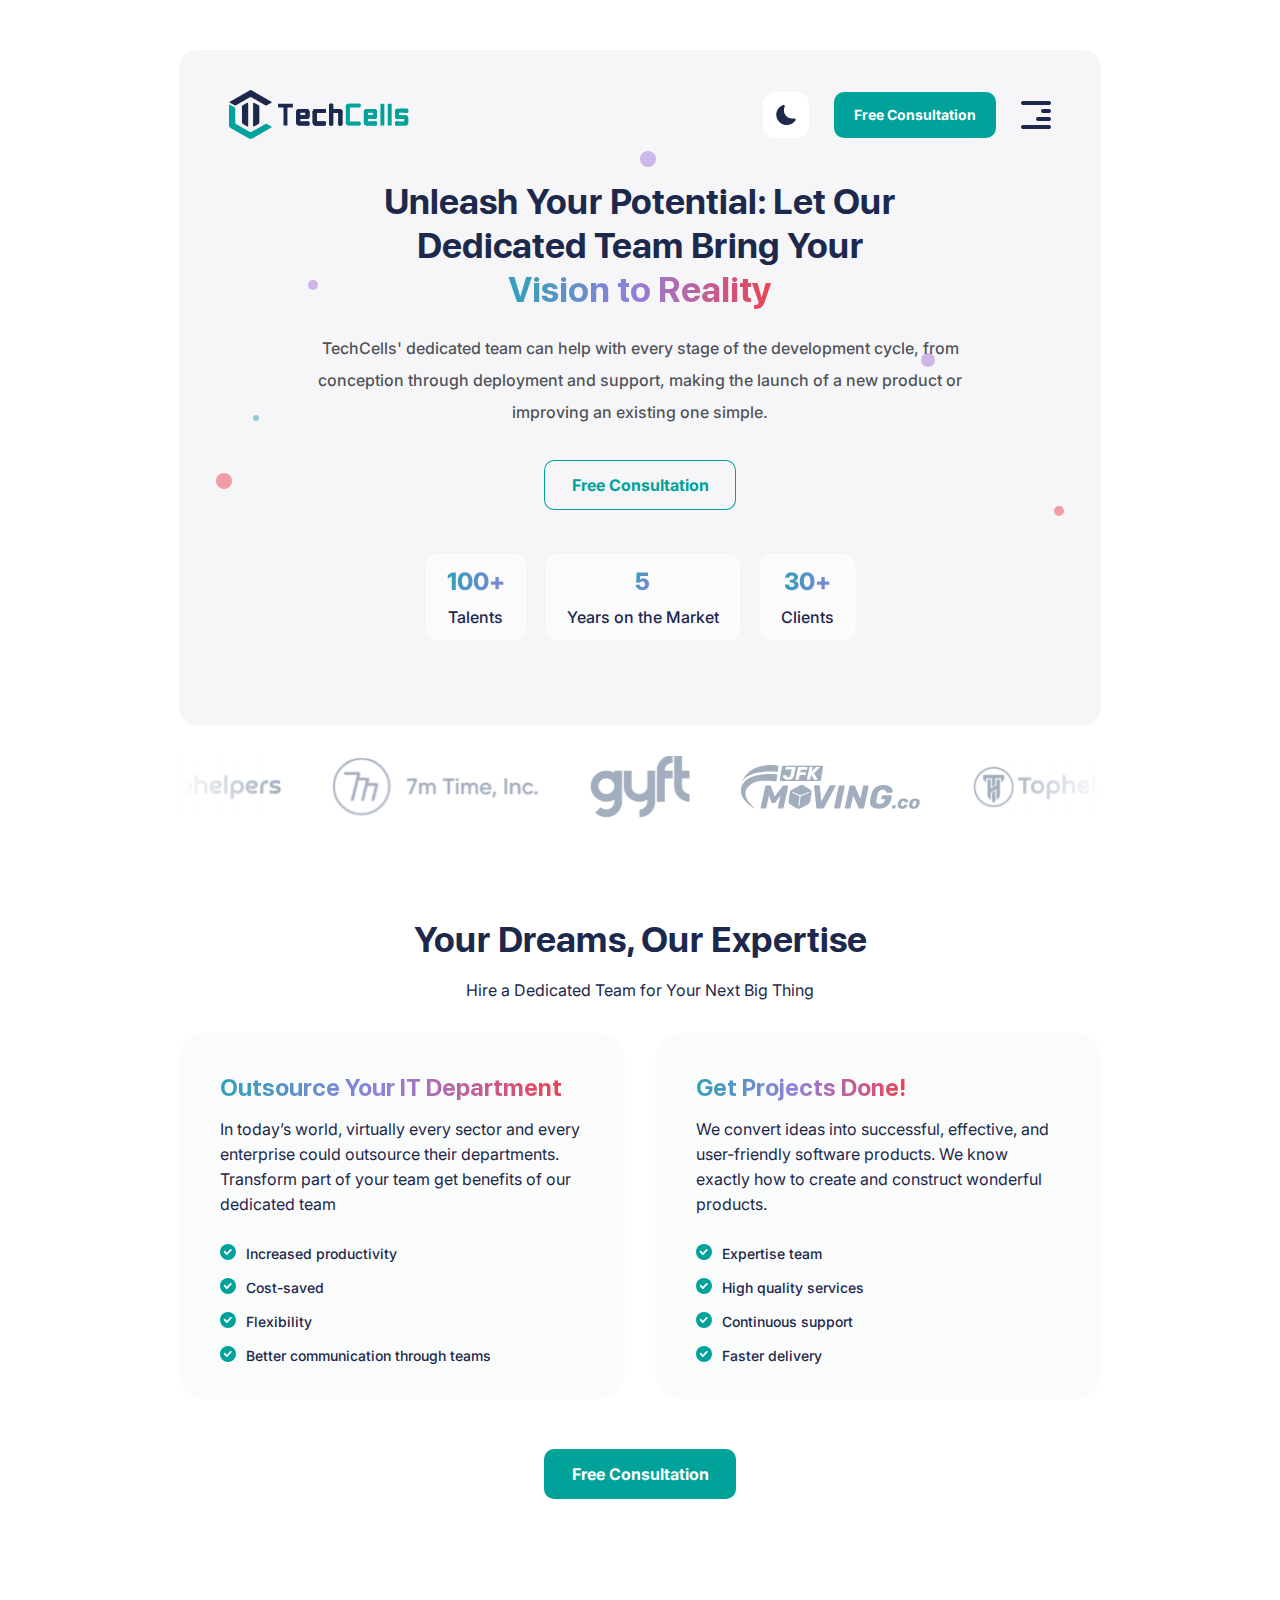
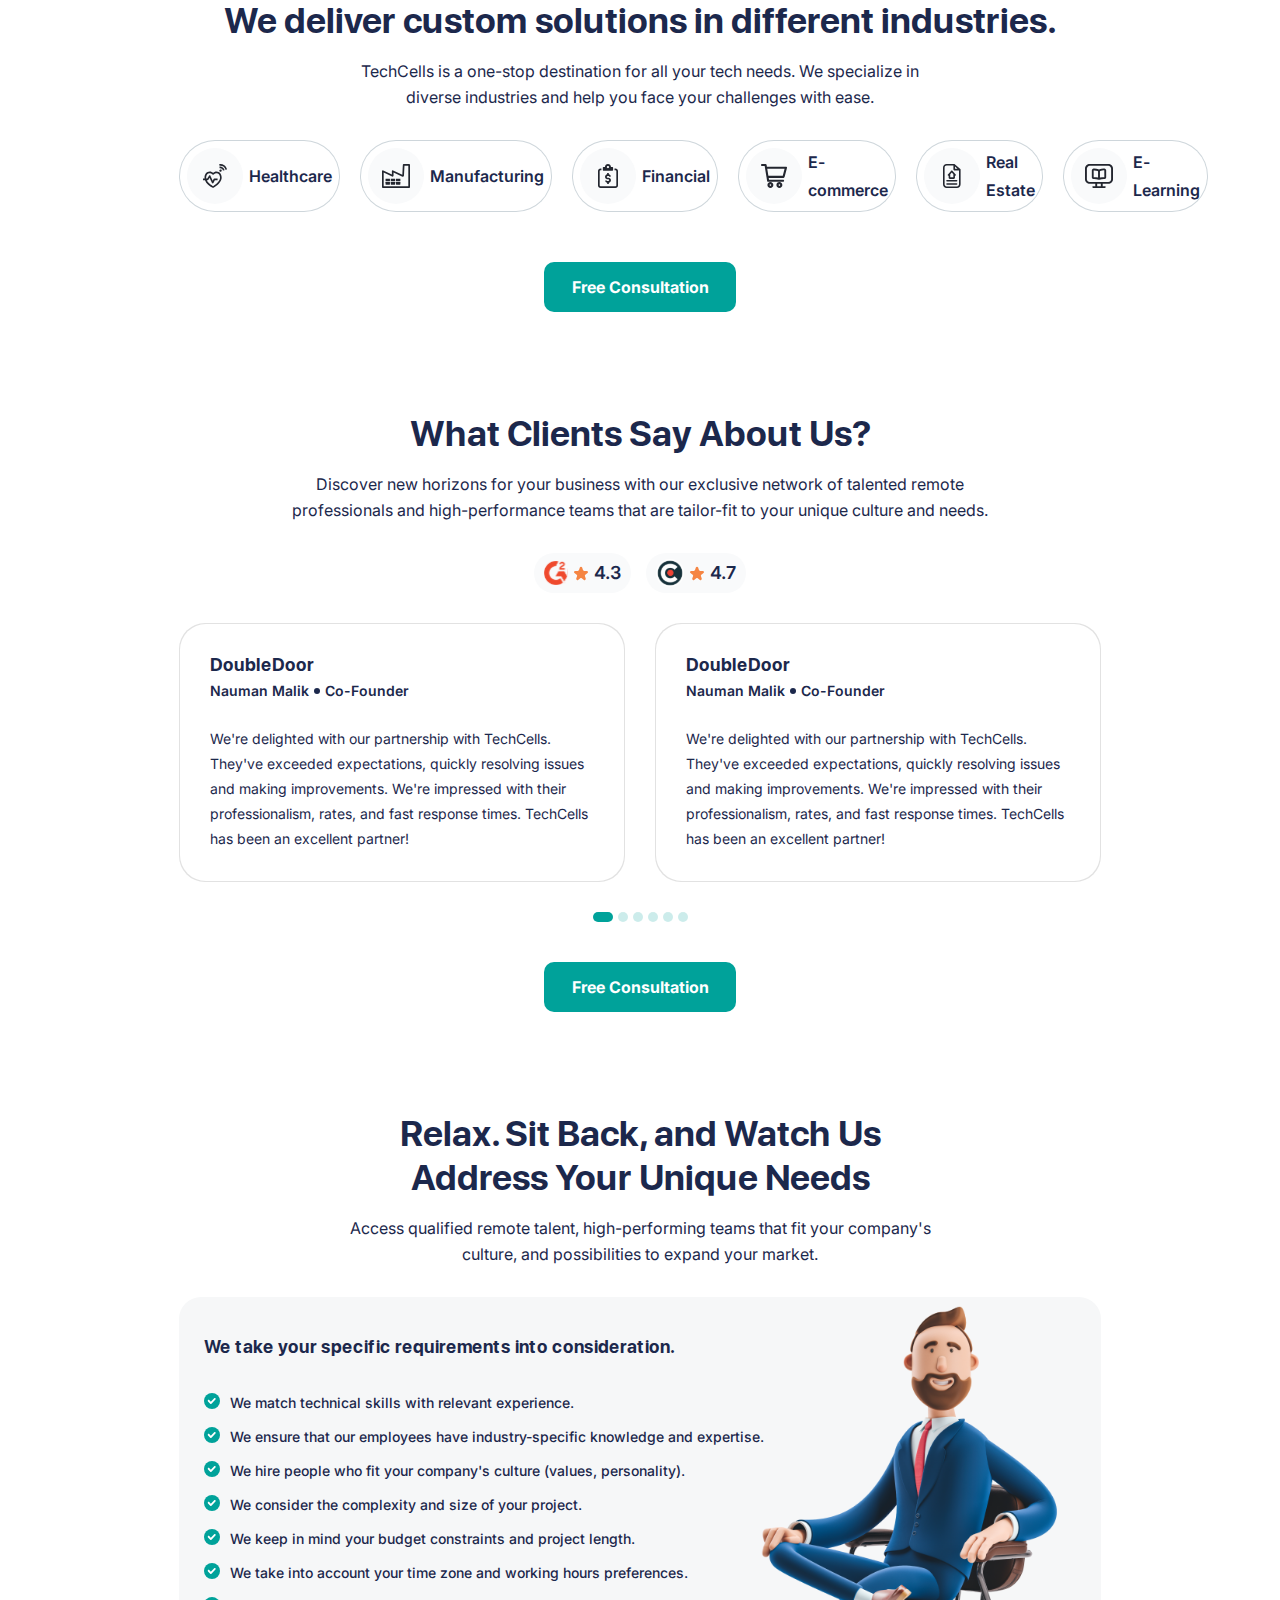
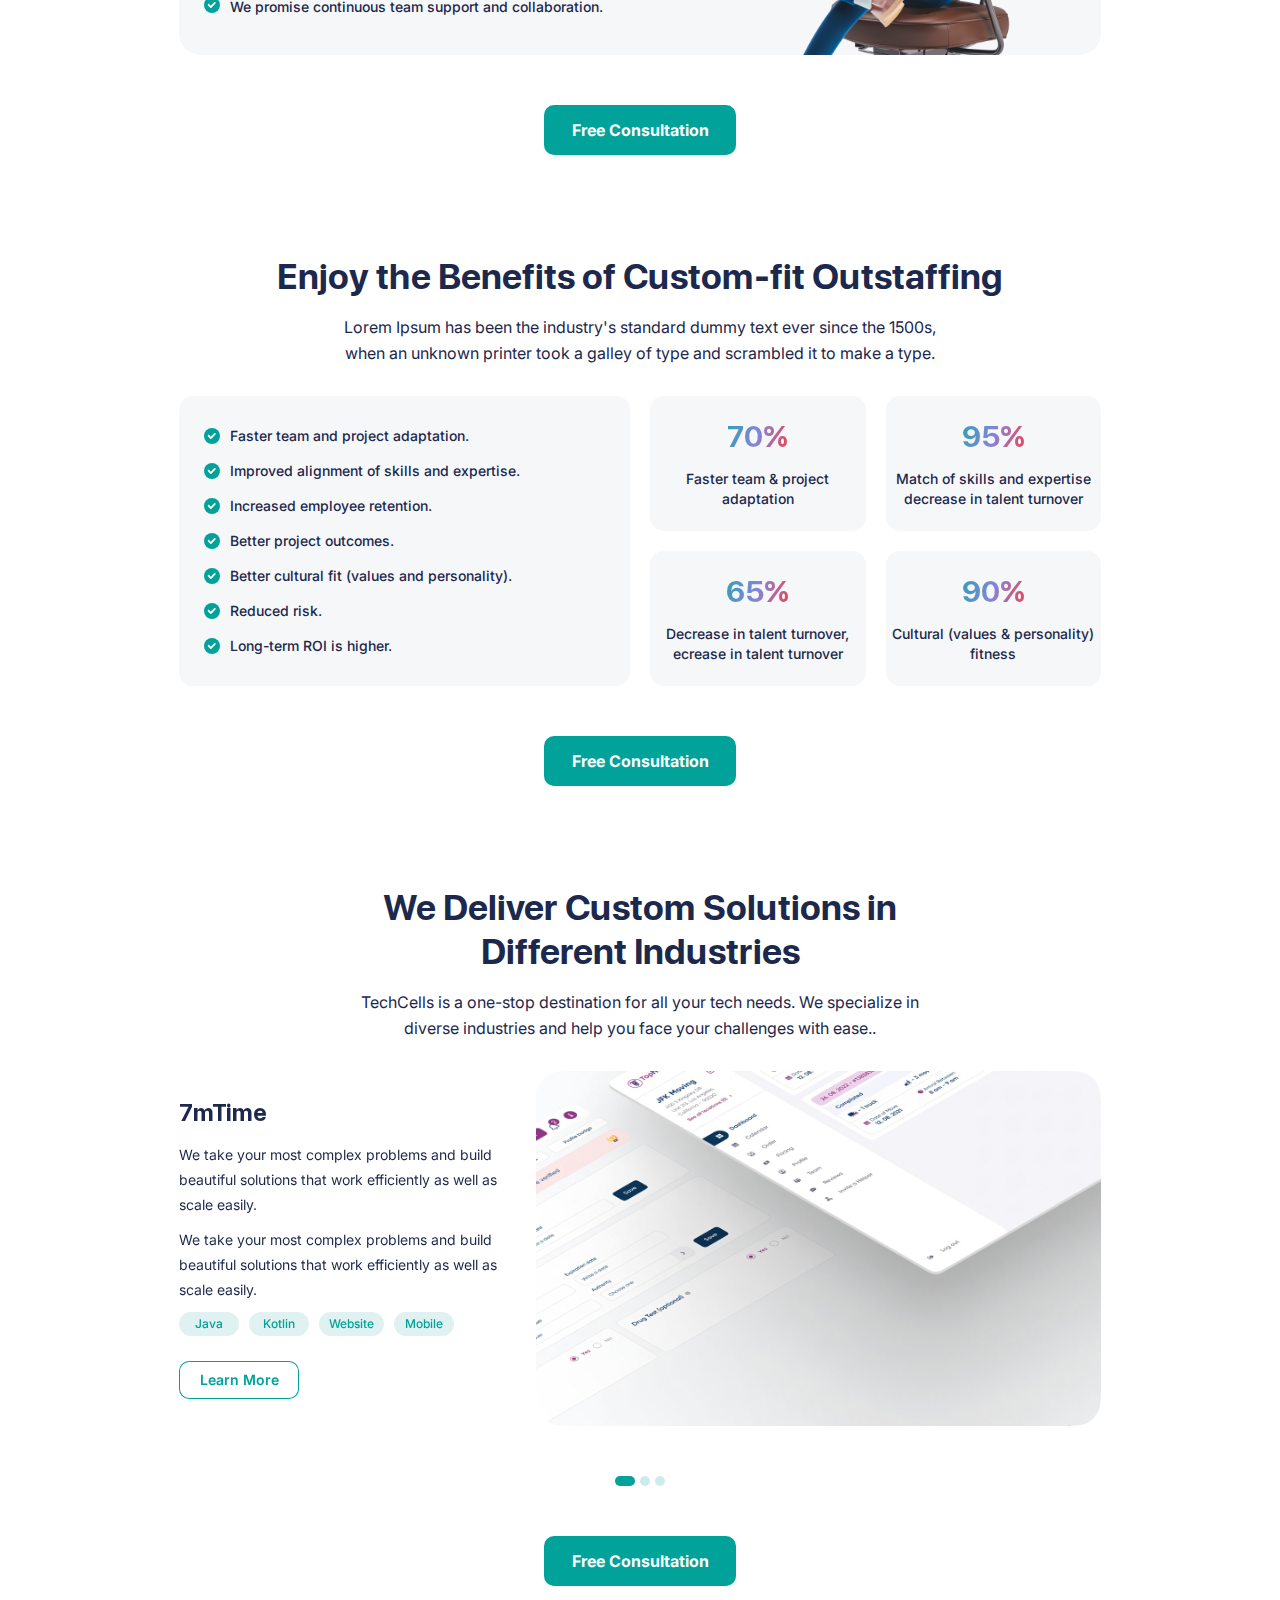
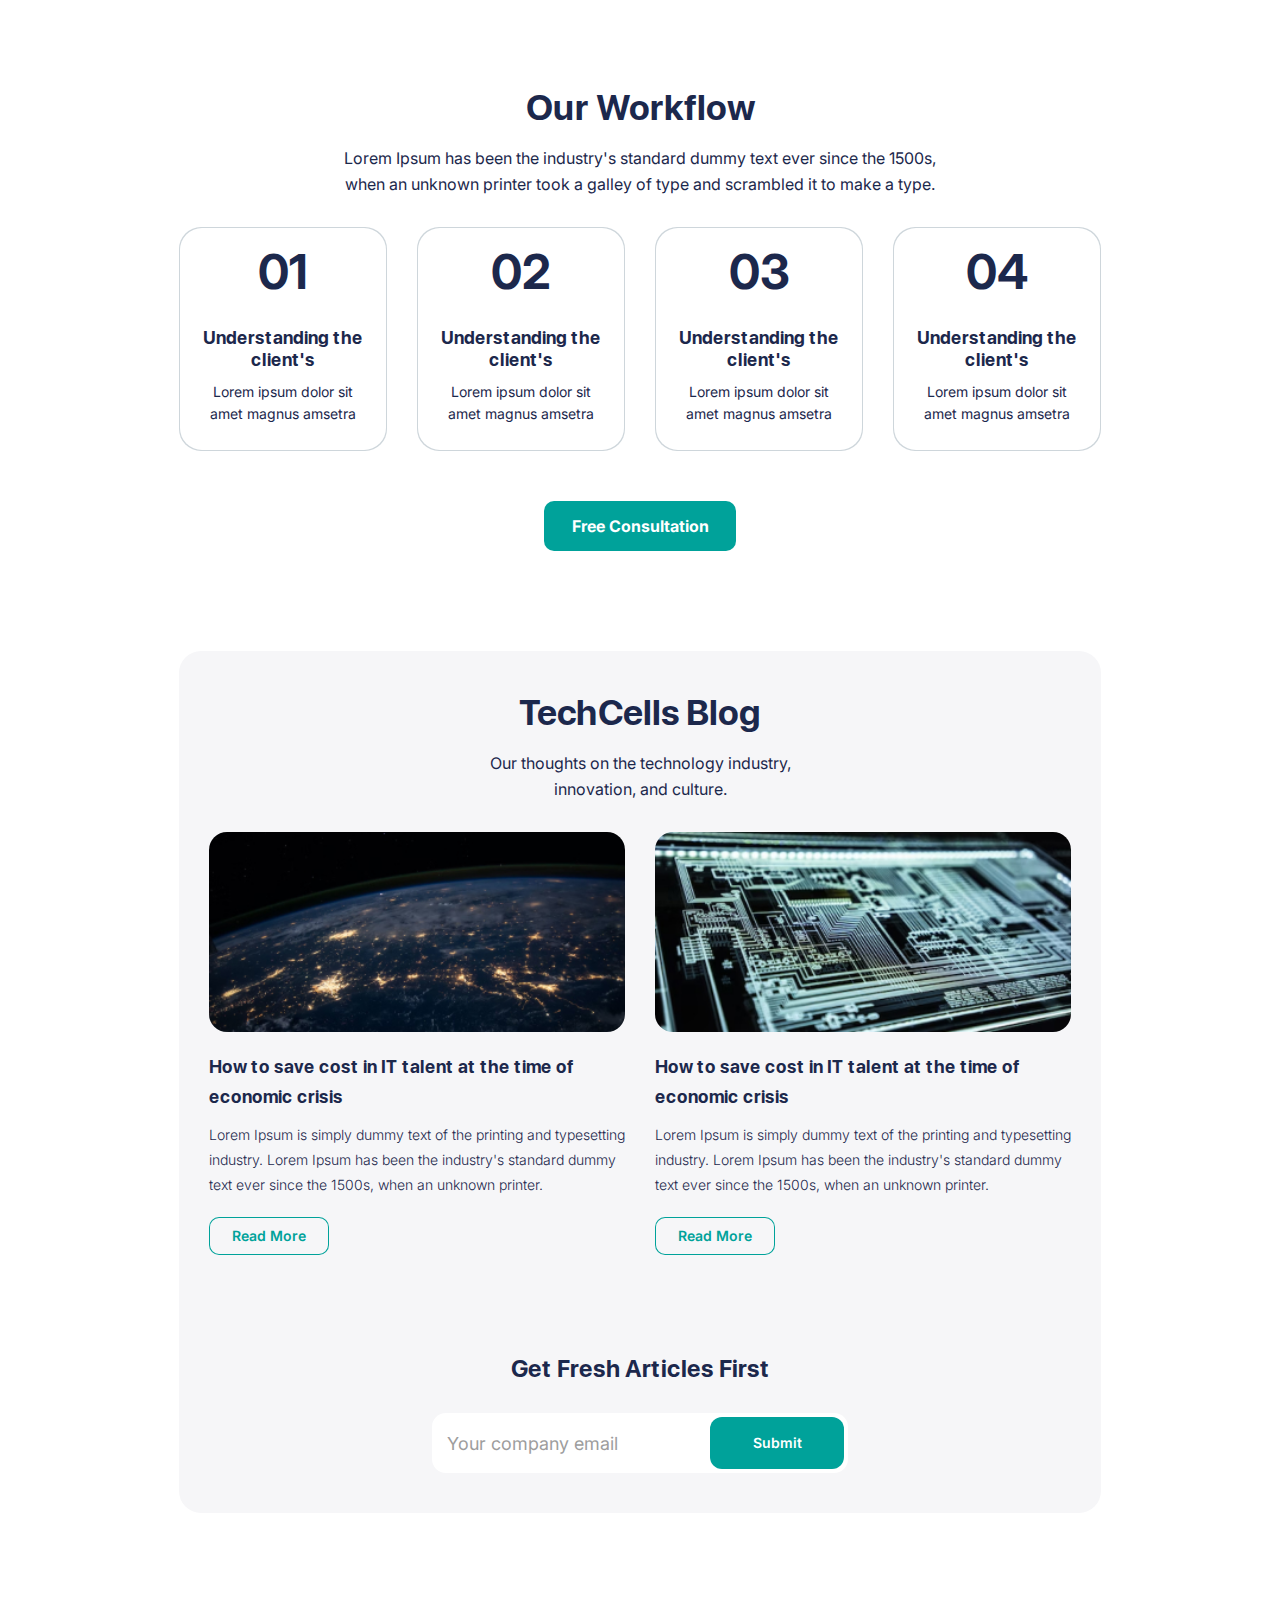
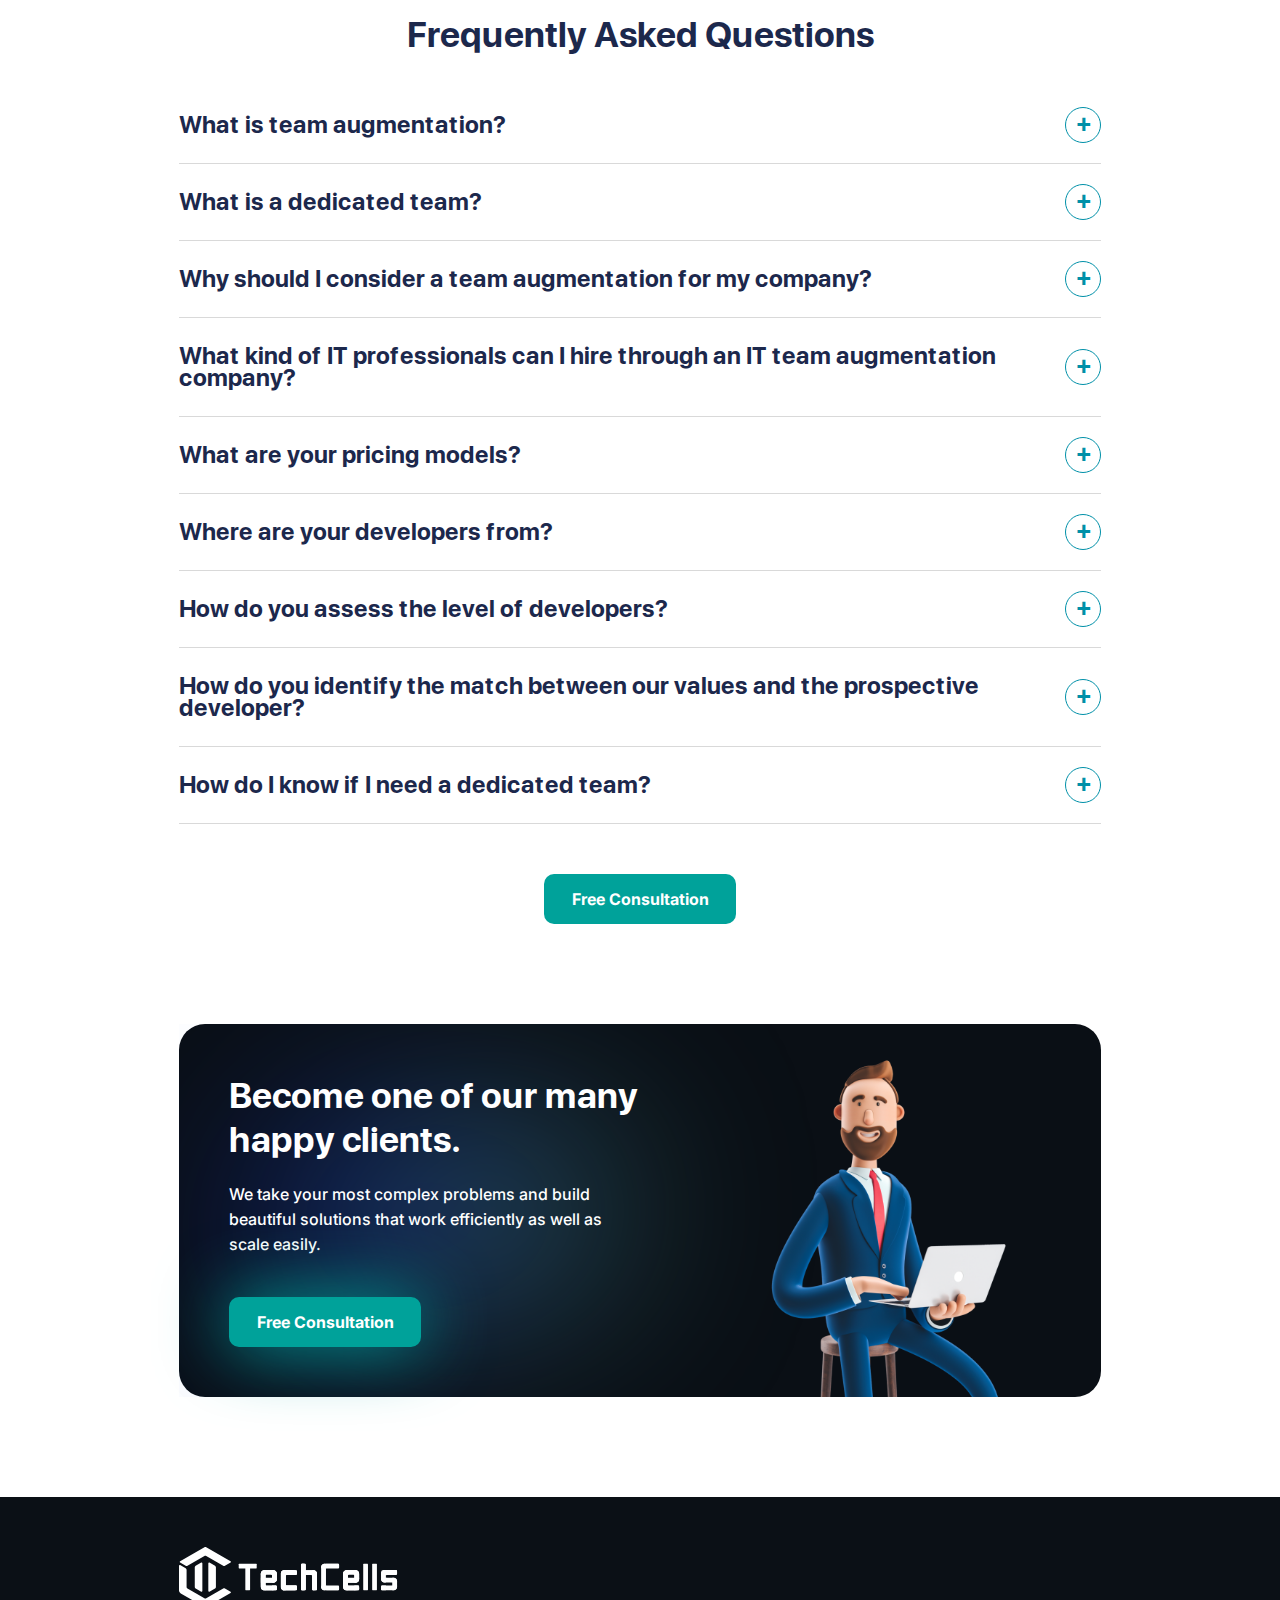
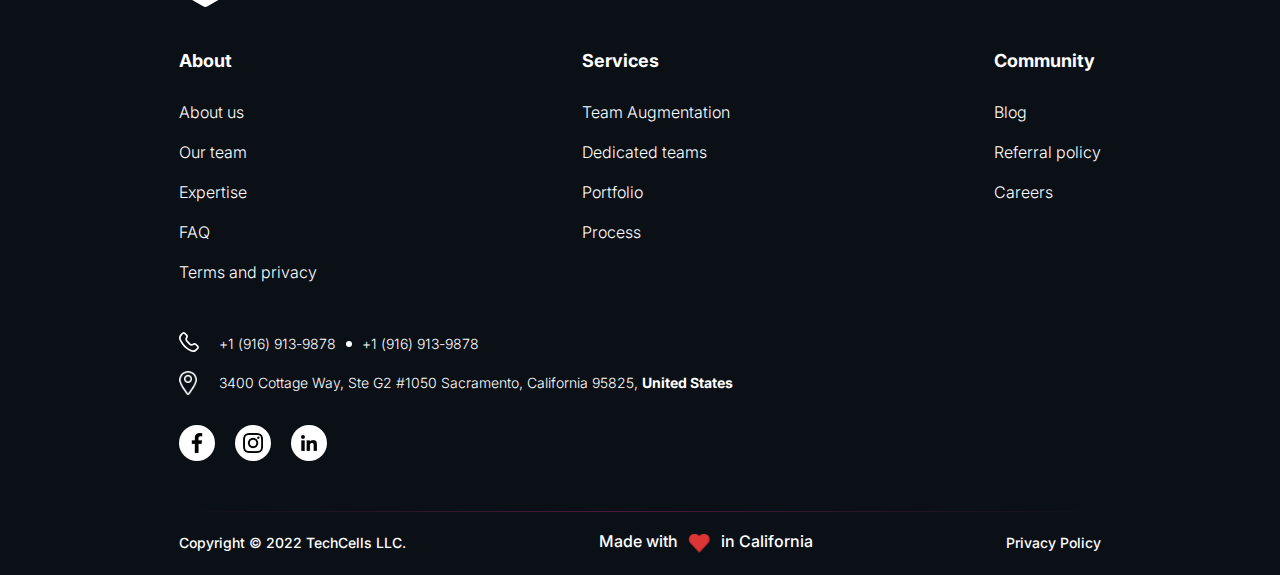
<file: dedicated.html>
<!DOCTYPE html>
<html lang="en">
<head>

    <title>Tech Cells</title>
    <meta content="width=device-width,maximum-scale=1,initial-scale=1,user-scalable=0" name="viewport">
    <meta http-equiv="Content-Type" content="text/html;charset=UTF-8" />
    <meta name="author" content="" />
    <meta name="description" content="" />
    <meta name="keywords" content="" /> 
    
    <link rel="stylesheet" href="css/main.css" media="all"/>
    <link rel="stylesheet" href="css/swiper-bundle.min.css" media="all"/>
    <link rel="stylesheet" href="css/hystmodal.min.css" media="all"/>
    <link rel="stylesheet" href="css/responsive.css" media="all"/>

    <link href="favicon.ico" rel="shortcut icon"/>

</head>

<body>  

    <!-- wrapper Start -->
    <div class="wrapper">
        <!-- header Start -->
        <header class="header">
            <div class="container">
                <div class="header__in">
                    <div class="logo">
                        <a href="#">
                            <span class="logo__white">
                                <img src="img/bg/logo.svg" alt="Tech Cells">
                            </span>
                            <span class="logo__dark">
                                <img src="img/bg/logo-w.svg" alt="Tech Cells">
                            </span>
                        </a>
                    </div>
                    <div class="header__right-col">
                        <span class="color-btn">color</span>
                        <a href="#" class="btn">Free Consultation</a>
                        <span class="menu-btn">
                            <span></span>
                            <span></span>
                            <span></span>
                            <span></span>
                        </span>
                    </div>
                </div>
            </div>
        </header>
        <!-- header end -->
        <!-- main-nav Start -->
        <div class="main-nav">
            <div class="balloons">
                <div class="balloons__first"></div>
                <div class="balloons__second"></div>
                <div class="balloons__third"></div>
                <div class="balloons__fourth"></div>
                <div class="balloons__fifth"></div>
                <div class="balloons__sixth"></div>
            </div>
            <div class="main-nav__in">
                <nav class="main-nav__list">
                    <ul>
                        <li>
                            <a href="#">Why Us</a>
                        </li>
                        <li>
                            <a href="#">Team Augmentations</a>
                        </li>
                        <li class="active">
                            <a href="#">Dedicated Tech Teams</a>
                        </li>
                        <li>
                            <a href="#">Referral Program</a>
                        </li>
                        <li>
                            <a href="#">Expertice</a>
                        </li>
                        <li>
                            <a href="#">Careers</a>
                        </li>
                        <li>
                            <a href="#">Blog</a>
                        </li>
                    </ul>
                </nav>
                <div class="articles">
                    <h3 class="articles__title">Features Articles:</h3>
                    <div class="articles__list">
                        <div class="article">
                            <div class="article__photo">
                                <a href="#">
                                    <img src="img/src/article.png" alt="photo">
                                </a>
                            </div>
                            <div class="article__description">
                                <h3 class="article__title">
                                    <a href="#">How to save cost in IT talent</a>
                                </h3>
                                <p>Lorem Ipsum is simply dummy text of the printing and typesetting... <a href="#">More</a></p>
                            </div>
                        </div>
                        <div class="article">
                            <div class="article__photo">
                                <a href="#">
                                    <img src="img/src/article.png" alt="photo">
                                </a>
                            </div>
                            <div class="article__description">
                                <h3 class="article__title">
                                    <a href="#">How to save cost in IT talent</a>
                                </h3>
                                <p>Lorem Ipsum is simply dummy text of the printing and typesetting... <a href="#">More</a></p>
                            </div>
                        </div>
                    </div>
                </div>
            </div>
        </div>
        <!-- main-nav end -->
        <!-- page Start -->
        <main class="page">
            <section class="promo">
                <div class="container">
                    <div class="promo__in">
                        <div class="balloons">
                            <div class="balloons__first"></div>
                            <div class="balloons__second"></div>
                            <div class="balloons__third"></div>
                            <div class="balloons__fourth"></div>
                            <div class="balloons__fifth"></div>
                            <div class="balloons__sixth"></div>
                        </div>
                        <div class="promo__content">
                            <h1 class="promo__title">Unleash Your Potential: Let Our<br> Dedicated Team Bring Your<br> <span>Vision to Reality</span></h1>
                            <p class="promo__text">TechCells' dedicated team can help with every stage of the development cycle, from conception through<br> deployment and support, making the launch of a new product or improving an existing one simple.</p>
                            <a href="#" class="btn btn_big-size btn_transparent-bg">Free Consultation</a>
                            <div class="statistics">
                                <div class="statistic-item">
                                    <span class="statistic-item__number">
                                        <span>100+</span>
                                    </span>
                                    <span class="statistic-item__text">Talents</span>
                                </div>
                                <div class="statistic-item">
                                    <span class="statistic-item__number">
                                        <span>5</span>
                                    </span>
                                    <span class="statistic-item__text">Years on the Market</span>
                                </div>
                                <div class="statistic-item">
                                    <span class="statistic-item__number">
                                        <span>30+</span>
                                    </span>
                                    <span class="statistic-item__text">Clients</span>
                                </div>
                            </div>
                        </div>
                    </div>
                </div>
            </section>
            <section class="main-content">
                <div class="container">
                    <div class="swiper partners-slider">
                        <div class="swiper-wrapper">
                            <div class="swiper-slide">
                                <div class="partners-slider__ligth">
                                    <img src="img/src/partner-3.svg" alt="partner">
                                </div>
                                <div class="partners-slider__dark">
                                    <img src="img/src/partner-3-w.svg" alt="partner">
                                </div>
                            </div>
                            <div class="swiper-slide">
                                <div class="partners-slider__ligth">
                                    <img src="img/src/partner-2.svg" alt="partner">
                                </div>
                                <div class="partners-slider__dark">
                                    <img src="img/src/partner-2-w.svg" alt="partner">
                                </div>
                            </div>
                            <div class="swiper-slide">
                                <div class="partners-slider__ligth">
                                    <img src="img/src/partner-1.svg" alt="partner">
                                </div>
                                <div class="partners-slider__dark">
                                    <img src="img/src/partner-1-w.svg" alt="partner">
                                </div>
                            </div>
                            <div class="swiper-slide">
                                <div class="partners-slider__ligth">
                                    <img src="img/src/partner-4.svg" alt="partner">
                                </div>
                                <div class="partners-slider__dark">
                                    <img src="img/src/partner-4-w.svg" alt="partner">
                                </div>
                            </div>
                            <div class="swiper-slide">
                                <div class="partners-slider__ligth">
                                    <img src="img/src/partner-3.svg" alt="partner">
                                </div>
                                <div class="partners-slider__dark">
                                    <img src="img/src/partner-3-w.svg" alt="partner">
                                </div>
                            </div>
                            <div class="swiper-slide">
                                <div class="partners-slider__ligth">
                                    <img src="img/src/partner-2.svg" alt="partner">
                                </div>
                                <div class="partners-slider__dark">
                                    <img src="img/src/partner-2-w.svg" alt="partner">
                                </div>
                            </div>
                            <div class="swiper-slide">
                                <div class="partners-slider__ligth">
                                    <img src="img/src/partner-1.svg" alt="partner">
                                </div>
                                <div class="partners-slider__dark">
                                    <img src="img/src/partner-1-w.svg" alt="partner">
                                </div>
                            </div>
                            <div class="swiper-slide">
                                <div class="partners-slider__ligth">
                                    <img src="img/src/partner-4.svg" alt="partner">
                                </div>
                                <div class="partners-slider__dark">
                                    <img src="img/src/partner-4-w.svg" alt="partner">
                                </div>
                            </div>
                        </div>
                        <div class="partners-slider__left-dec"></div>
                        <div class="partners-slider__right-dec"></div>
                    </div>
                    <h2 class="title title_indent-bt-sm text-center">Your Dreams, Our Expertise</h2>
                    <p class="sub-title text-center">Hire a Dedicated Team for Your Next Big Thing</p>
                    <div class="dreams-expertise">
                        <div class="dreams-expertise-item">
                            <div class="dreams-expertise-item__in">
                                <h3 class="dreams-expertise-item__title">
                                    <span>Outsource Your IT Department</span>
                                </h3>
                                <p>In today’s world, virtually every sector and every enterprise could outsource their departments. 
                                Transform part of your team get benefits of our dedicated team</p>
                                <ul class="gl-info-list">
                                    <li>Increased productivity</li>
                                    <li>Cost-saved</li>
                                    <li>Flexibility</li>
                                    <li>Better communication through teams</li>
                                </ul>
                            </div>
                        </div>
                        <div class="dreams-expertise-item">
                            <div class="dreams-expertise-item__in">
                                <h3 class="dreams-expertise-item__title">
                                    <span>Get Projects Done!</span>
                                </h3>
                                <p>We convert ideas into successful, effective, and user-friendly software products. We know exactly how to create and construct wonderful products.</p>
                                <ul class="gl-info-list">
                                    <li>Expertise team</li>
                                    <li>High quality services</li>
                                    <li>Continuous support</li>
                                    <li>Faster delivery</li>
                                </ul>
                            </div>
                        </div>
                    </div>
                    <div class="btn-panel">
                        <a href="#" class="btn btn_big-size">Free Consultation</a>
                    </div>
                    <h2 class="title title_indent-bt-sm text-center">We deliver custom solutions in different industries.</h2>
                    <p class="sub-title text-center">TechCells is a one-stop destination for all your tech needs. We specialize in<br> diverse industries and help you face your challenges with ease.</p>
                    <div class="decisions">
                        <div class="decisions-item">
                            <div class="decisions-item__in">
                                <div class="decisions-item__icon">
                                    <div class="decisions-item__icon-light">
                                        <img src="img/src/decisions-icon-1.svg" alt="icon">
                                    </div>
                                    <div class="decisions-item__icon-dark">
                                        <img src="img/src/decisions-icon-1-w.svg" alt="icon">
                                    </div>
                                </div>
                                <span class="decisions-item__text">Healthcare</span>
                            </div>
                        </div>
                        <div class="decisions-item">
                            <div class="decisions-item__in">
                                <div class="decisions-item__icon">
                                    <div class="decisions-item__icon-light">
                                        <img src="img/src/decisions-icon-2.svg" alt="icon">
                                    </div>
                                    <div class="decisions-item__icon-dark">
                                        <img src="img/src/decisions-icon-2-w.svg" alt="icon">
                                    </div>
                                </div>
                                <span class="decisions-item__text">Manufacturing</span>
                            </div>
                        </div>
                        <div class="decisions-item">
                            <div class="decisions-item__in">
                                <div class="decisions-item__icon">
                                    <div class="decisions-item__icon-light">
                                        <img src="img/src/decisions-icon-3.svg" alt="icon">
                                    </div>
                                    <div class="decisions-item__icon-dark">
                                        <img src="img/src/decisions-icon-3-w.svg" alt="icon">
                                    </div>
                                </div>
                                <span class="decisions-item__text">Financial</span>
                            </div>
                        </div>
                        <div class="decisions-item">
                            <div class="decisions-item__in">
                                <div class="decisions-item__icon">
                                    <div class="decisions-item__icon-light">
                                        <img src="img/src/decisions-icon-4.svg" alt="icon">
                                    </div>
                                    <div class="decisions-item__icon-dark">
                                        <img src="img/src/decisions-icon-4-w.svg" alt="icon">
                                    </div>
                                </div>
                                <span class="decisions-item__text">E-commerce</span>
                            </div>
                        </div>
                        <div class="decisions-item">
                            <div class="decisions-item__in">
                                <div class="decisions-item__icon">
                                    <div class="decisions-item__icon-light">
                                        <img src="img/src/decisions-icon-5.svg" alt="icon">
                                    </div>
                                    <div class="decisions-item__icon-dark">
                                        <img src="img/src/decisions-icon-5-w.svg" alt="icon">
                                    </div>
                                </div>
                                <span class="decisions-item__text">Real Estate</span>
                            </div>
                        </div>
                        <div class="decisions-item">
                            <div class="decisions-item__in">
                                <div class="decisions-item__icon">
                                    <div class="decisions-item__icon-light">
                                        <img src="img/src/decisions-icon-6.svg" alt="icon">
                                    </div>
                                    <div class="decisions-item__icon-dark">
                                        <img src="img/src/decisions-icon-6-w.svg" alt="icon">
                                    </div>
                                </div>
                                <span class="decisions-item__text">E-Learning</span>
                            </div>
                        </div>
                    </div>
                    <div class="btn-panel">
                        <a href="#" class="btn btn_big-size">Free Consultation</a>
                    </div>
                    <h2 class="title title_indent-bt-sm text-center">What Clients Say About Us?</h2>
                    <p class="sub-title text-center">Discover new horizons for your business with our exclusive network of talented remote<br> 
                    professionals and high-performance teams that are tailor-fit to your unique culture and needs.</p>
                    <div class="rate-panel">
                        <div class="rate-item">
                            <div class="rate-item__logo">
                                <img src="img/bg/rate-logo-1.svg" alt="logo">
                            </div>
                            <div class="rate-item__star">
                                <img src="img/bg/star.svg" alt="star">
                            </div>
                            <span class="rate-item__text">4.3</span>
                        </div>
                        <div class="rate-item">
                            <div class="rate-item__logo">
                                <img src="img/bg/rate-logo-2.svg" alt="logo">
                            </div>
                            <div class="rate-item__star">
                                <img src="img/bg/star.svg" alt="star">
                            </div>
                            <span class="rate-item__text">4.7</span>
                        </div>
                    </div>
                    <div class="reviews">
                        <div class="review-item">
                            <div class="review-item__in">
                                <span class="review-item__name">
                                    <span>DoubleDoor</span>
                                </span>
                                <div class="review-item__position">
                                    <span>Nauman Malik</span>
                                    <i></i>
                                    <span>Co-Founder</span>
                                </div>
                                <p>We're delighted with our partnership with TechCells. They've exceeded expectations, quickly resolving issues and making improvements. We're impressed with their professionalism, rates, and fast response times. TechCells has been an excellent partner!</p>
                            </div>
                        </div>
                        <div class="review-item">
                            <div class="review-item__in">
                                <span class="review-item__name">
                                    <span>7m Time inc.</span>
                                </span>
                                <div class="review-item__position">
                                    <span>Brandan N. Tang</span>
                                    <i></i>
                                    <span>Founder</span>
                                </div>
                                <p>TechCells have done an amazing job in completing the project. They kept us informed with regular updates and comprehensive descriptions of all features. Their communication was top-notch, and their professionalism was outstanding. They were incredibly helpful in explaining all the details of the work. In particular, the project manager was extraordinary and kept us up to date on everything.</p>
                            </div>
                        </div>
                        <div class="review-item">
                            <div class="review-item__in">
                                <span class="review-item__name">
                                    <span>TopHelpers</span>
                                </span>
                                <div class="review-item__position">
                                    <span>John Kahhor</span>
                                    <i></i>
                                    <span>Founder</span>
                                </div>
                                <p>I enjoy working with TechCells. They understand our requirements and provide creative solutions. After launching, the client experienced an increase in traffic. They're easy to collaborate with, promptly respond to queries, and have a friendly attitude. They pay close attention and are proactive in suggesting new ideas.</p>
                            </div>
                        </div>
                        <div class="review-item">
                            <div class="review-item__in">
                                <span class="review-item__name">
                                    <span>SoftIntel</span>
                                </span>
                                <div class="review-item__position">
                                    <span>Dhaval Tanna</span>
                                    <i></i>
                                    <span>Co-Founder</span>
                                </div>
                                <p>I'm highly impressed with TechCell's work. Thanks to their efforts, the company's delivery time was halved. The team communicated effectively and was always available. Their project management was top-notch. Customers can expect a unique set of skills and solutions that are truly impressive.</p>
                            </div>
                        </div>
                        <div class="review-item">
                            <div class="review-item__in">
                                <span class="review-item__name">
                                    <span>Top Maid Services</span>
                                </span>
                                <div class="review-item__position">
                                    <span>Pablo</span>
                                    <i></i>
                                    <span>Founder</span>
                                </div>
                                <p>I'm highly impressed with TechCell's work. Thanks to their efforts, the company's delivery time was halved. The team communicated effectively and was always available. Their project management was top-notch. Customers can expect a unique set of skills and solutions that are truly impressive.</p>
                            </div>
                        </div>
                        <div class="review-item">
                            <div class="review-item__in">
                                <span class="review-item__name">
                                    <span>Medyear</span>
                                </span>
                                <div class="review-item__position">
                                    <span>Nauman Malik</span>
                                    <i></i>
                                    <span>Co-Founder</span>
                                </div>
                                <p>TechCells has created fantastic applications. Their project management and workflow were effective. Also, the developers were responsive, quick to adapt to our internal environment. and were a part of everyday activities.</p>
                            </div>
                        </div>
                        <div class="review-item">
                            <div class="review-item__in">
                                <span class="review-item__name">
                                    <span>Top Travel Food</span>
                                </span>
                                <div class="review-item__position">
                                    <span>Dhaval Tanna</span>
                                    <i></i>
                                    <span>Co-Founder</span>
                                </div>
                                <p>TechCells is a reliable and highly-recommended development company with excellent communication, quality work, and a no-nonsense attitude. Even on weekends and holidays, they get the job done quickly and efficiently. Our team could not be more pleased with the results of their work and we would definitely recommend them for any project!</p>
                            </div>
                        </div>
                    </div>
                    <div class="swiper reviews-slider">
                        <div class="swiper-wrapper">
                            <div class="swiper-slide">
                                <div class="review-item">
                                    <div class="review-item__in">
                                        <span class="review-item__name">
                                            <span>DoubleDoor</span>
                                        </span>
                                        <div class="review-item__position">
                                            <span>Nauman Malik</span>
                                            <i></i>
                                            <span>Co-Founder</span>
                                        </div>
                                        <p>We're delighted with our partnership with TechCells. They've exceeded expectations, quickly resolving issues and making improvements. We're impressed with their professionalism, rates, and fast response times. TechCells has been an excellent partner!</p>
                                    </div>
                                </div>
                            </div>
                            <div class="swiper-slide">
                                <div class="review-item">
                                    <div class="review-item__in">
                                        <span class="review-item__name">
                                            <span>DoubleDoor</span>
                                        </span>
                                        <div class="review-item__position">
                                            <span>Nauman Malik</span>
                                            <i></i>
                                            <span>Co-Founder</span>
                                        </div>
                                        <p>We're delighted with our partnership with TechCells. They've exceeded expectations, quickly resolving issues and making improvements. We're impressed with their professionalism, rates, and fast response times. TechCells has been an excellent partner!</p>
                                    </div>
                                </div>
                            </div>
                            <div class="swiper-slide">
                                <div class="review-item">
                                    <div class="review-item__in">
                                        <span class="review-item__name">
                                            <span>DoubleDoor</span>
                                        </span>
                                        <div class="review-item__position">
                                            <span>Nauman Malik</span>
                                            <i></i>
                                            <span>Co-Founder</span>
                                        </div>
                                        <p>We're delighted with our partnership with TechCells. They've exceeded expectations, quickly resolving issues and making improvements. We're impressed with their professionalism, rates, and fast response times. TechCells has been an excellent partner!</p>
                                    </div>
                                </div>
                            </div>
                            <div class="swiper-slide">
                                <div class="review-item">
                                    <div class="review-item__in">
                                        <span class="review-item__name">
                                            <span>DoubleDoor</span>
                                        </span>
                                        <div class="review-item__position">
                                            <span>Nauman Malik</span>
                                            <i></i>
                                            <span>Co-Founder</span>
                                        </div>
                                        <p>We're delighted with our partnership with TechCells. They've exceeded expectations, quickly resolving issues and making improvements. We're impressed with their professionalism, rates, and fast response times. TechCells has been an excellent partner!</p>
                                    </div>
                                </div>
                            </div>
                            <div class="swiper-slide">
                                <div class="review-item">
                                    <div class="review-item__in">
                                        <span class="review-item__name">
                                            <span>DoubleDoor</span>
                                        </span>
                                        <div class="review-item__position">
                                            <span>Nauman Malik</span>
                                            <i></i>
                                            <span>Co-Founder</span>
                                        </div>
                                        <p>We're delighted with our partnership with TechCells. They've exceeded expectations, quickly resolving issues and making improvements. We're impressed with their professionalism, rates, and fast response times. TechCells has been an excellent partner!</p>
                                    </div>
                                </div>
                            </div>
                            <div class="swiper-slide">
                                <div class="review-item">
                                    <div class="review-item__in">
                                        <span class="review-item__name">
                                            <span>DoubleDoor</span>
                                        </span>
                                        <div class="review-item__position">
                                            <span>Nauman Malik</span>
                                            <i></i>
                                            <span>Co-Founder</span>
                                        </div>
                                        <p>We're delighted with our partnership with TechCells. They've exceeded expectations, quickly resolving issues and making improvements. We're impressed with their professionalism, rates, and fast response times. TechCells has been an excellent partner!</p>
                                    </div>
                                </div>
                            </div>
                        </div>
                        <div class="gl-pagination swiper-pagination"></div>
                    </div>
                    <div class="btn-panel">
                        <a href="#" class="btn btn_big-size">Free Consultation</a>
                    </div>
                    <h2 class="title title_indent-bt-sm text-center">Relax. Sit Back, and Watch Us<br> Address Your Unique Needs</h2>
                    <p class="sub-title text-center">Access qualified remote talent, high-performing teams that fit your company's<br> culture, and possibilities to expand your market.</p>
                    <div class="requirements">
                        <div class="requirements__description">
                            <h3 class="requirements__title">We take your specific requirements into consideration.</h3>
                            <ul class="gl-info-list">
                                <li>We match technical skills with relevant experience.</li>
                                <li>We ensure that our employees have industry-specific knowledge and expertise.</li>
                                <li>We hire people who fit your company's culture (values, personality).</li>
                                <li>We consider the complexity and size of your project.</li>
                                <li>We keep in mind your budget constraints and project length.</li>
                                <li>We take into account your time zone and working hours preferences.</li>
                                <li>We promise continuous team support and collaboration.</li>
                            </ul>
                        </div>
                        <div class="requirements__img">
                            <img src="img/src/consultant-img-1.png" alt="photo">
                        </div>
                    </div>
                    <div class="btn-panel">
                        <a href="#" class="btn btn_big-size">Free Consultation</a>
                    </div>
                    <h2 class="title title_indent-bt-sm text-center">Enjoy the Benefits of Custom-fit Outstaffing</h2>
                    <p class="sub-title text-center">Lorem Ipsum has been the industry's standard dummy text ever since the 1500s,<br> when an unknown printer took a galley of type and scrambled it to make a type.</p>
                    <div class="benefits">
                        <div class="benefits__description">
                            <ul class="gl-info-list">
                                <li>Faster team and project adaptation.</li>
                                <li>Improved alignment of skills and expertise.</li>
                                <li>Increased employee retention.</li>
                                <li>Better project outcomes.</li>
                                <li>Better cultural fit (values and personality).</li>
                                <li>Reduced risk.</li>
                                <li>Long-term ROI is higher.</li>
                            </ul>
                        </div>
                        <div class="benefits__list">
                            <div class="benefit">
                                <span class="benefit__number">
                                    <span>70%</span>
                                </span>
                                <span class="benefit__text">Faster team & project<br> adaptation</span>
                            </div>
                            <div class="benefit">
                                <span class="benefit__number">
                                    <span>95%</span>
                                </span>
                                <span class="benefit__text">Match of skills and expertise<br> decrease in talent turnover</span>
                            </div>
                            <div class="benefit">
                                <span class="benefit__number">
                                    <span>65%</span>
                                </span>
                                <span class="benefit__text">Decrease in talent turnover,<br> ecrease in talent turnover</span>
                            </div>
                            <div class="benefit">
                                <span class="benefit__number">
                                    <span>90%</span>
                                </span>
                                <span class="benefit__text">Cultural (values & personality)<br> fitness</span>
                            </div>
                        </div>
                    </div>
                    <div class="btn-panel">
                        <a href="#" class="btn btn_big-size">Free Consultation</a>
                    </div>
                    <h2 class="title title_indent-bt-sm text-center">We Deliver Custom Solutions in<br> Different Industries</h2>
                    <p class="sub-title text-center">TechCells is a one-stop destination for all your tech needs. We specialize in<br> diverse industries and help you face your challenges with ease..</p>
                    <div class="work-slider-wrap">
                        <div class="swiper-button-prev">
                            <span></span>
                        </div>
                        <div class="swiper-button-next">
                            <span></span>
                        </div>
                        <div class="swiper work-slider">
                            <div class="swiper-wrapper">
                                <div class="swiper-slide">
                                    <div class="work-item">
                                        <div class="work-item__description">
                                            <h3 class="small-title">7mTime</h3>
                                            <p>We take your most complex problems and build beautiful solutions that work efficiently as well as scale easily.</p>
                                            <p>We take your most complex problems and build beautiful solutions that work efficiently as well as scale easily.</p>
                                            <div class="tags">
                                                <span class="tag">Java</span>
                                                <span class="tag">Kotlin</span>
                                                <span class="tag">Website</span>
                                                <span class="tag">Mobile</span>
                                            </div>
                                            <a href="#" class="btn btn_small-size btn_transparent-bg">Learn More</a>
                                        </div>
                                        <div class="work-item__photo">
                                            <div class="work-item__photo-light">
                                                <img src="img/src/work-img-1.jpg" alt="work">
                                            </div>
                                            <div class="work-item__photo-dark">
                                                <img src="img/src/work-img-1-d.png" alt="work">
                                            </div>
                                        </div>
                                    </div>
                                </div>
                                <div class="swiper-slide">
                                    <div class="work-item">
                                        <div class="work-item__description">
                                            <h3 class="small-title">7mTime</h3>
                                            <p>We take your most complex problems and build beautiful solutions that work efficiently as well as scale easily.</p>
                                            <p>We take your most complex problems and build beautiful solutions that work efficiently as well as scale easily.</p>
                                            <div class="tags">
                                                <span class="tag">Java</span>
                                                <span class="tag">Kotlin</span>
                                                <span class="tag">Website</span>
                                                <span class="tag">Mobile</span>
                                            </div>
                                            <a href="#" class="btn btn_small-size btn_transparent-bg">Learn More</a>
                                        </div>
                                        <div class="work-item__photo">
                                            <div class="work-item__photo-light">
                                                <img src="img/src/work-img-1.jpg" alt="work">
                                            </div>
                                            <div class="work-item__photo-dark">
                                                <img src="img/src/work-img-1-d.png" alt="work">
                                            </div>
                                        </div>
                                    </div>
                                </div>
                                <div class="swiper-slide">
                                    <div class="work-item">
                                        <div class="work-item__description">
                                            <h3 class="small-title">7mTime</h3>
                                            <p>We take your most complex problems and build beautiful solutions that work efficiently as well as scale easily.</p>
                                            <p>We take your most complex problems and build beautiful solutions that work efficiently as well as scale easily.</p>
                                            <div class="tags">
                                                <span class="tag">Java</span>
                                                <span class="tag">Kotlin</span>
                                                <span class="tag">Website</span>
                                                <span class="tag">Mobile</span>
                                            </div>
                                            <a href="#" class="btn btn_small-size btn_transparent-bg">Learn More</a>
                                        </div>
                                        <div class="work-item__photo">
                                            <div class="work-item__photo-light">
                                                <img src="img/src/work-img-1.jpg" alt="work">
                                            </div>
                                            <div class="work-item__photo-dark">
                                                <img src="img/src/work-img-1-d.png" alt="work">
                                            </div>
                                        </div>
                                    </div>
                                </div>
                            </div>
                            <div class="gl-pagination swiper-pagination"></div>
                        </div>
                    </div>
                    <div class="btn-panel">
                        <a href="#" class="btn btn_big-size">Free Consultation</a>
                    </div>
                    <h2 class="title title_indent-bt-sm text-center">Our Workflow</h2>
                    <p class="sub-title text-center">Lorem Ipsum has been the industry's standard dummy text ever since the 1500s,<br> when an unknown printer took a galley of type and scrambled it to make a type.</p>
                    <div class="workflow">
                        <div class="workflow-item">
                            <div class="workflow-item__in">
                                <span class="workflow-item__number">01</span>
                                <h3 class="workflow-item__title">Understanding the client's</h3>
                                <p>Lorem ipsum dolor sit amet magnus amsetra</p>
                            </div>
                        </div>
                        <div class="workflow-item">
                            <div class="workflow-item__in">
                                <span class="workflow-item__number">02</span>
                                <h3 class="workflow-item__title">Understanding the client's</h3>
                                <p>Lorem ipsum dolor sit amet magnus amsetra</p>
                            </div>
                        </div>
                        <div class="workflow-item">
                            <div class="workflow-item__in">
                                <span class="workflow-item__number">03</span>
                                <h3 class="workflow-item__title">Understanding the client's</h3>
                                <p>Lorem ipsum dolor sit amet magnus amsetra</p>
                            </div>
                        </div>
                        <div class="workflow-item">
                            <div class="workflow-item__in">
                                <span class="workflow-item__number">04</span>
                                <h3 class="workflow-item__title">Understanding the client's</h3>
                                <p>Lorem ipsum dolor sit amet magnus amsetra</p>
                            </div>
                        </div>
                    </div>
                    <div class="btn-panel">
                        <a href="#" class="btn btn_big-size">Free Consultation</a>
                    </div>
                    <div class="blog-wrap">
                        <h2 class="title title_indent-bt-sm text-center">TechCells Blog</h2>
                        <p class="sub-title text-center">Our thoughts on the technology industry,<br> innovation, and culture.</p>
                        <div class="blog">
                            <div class="blog-item">
                                <div class="blog-item__photo">
                                    <a href="#">
                                        <img src="img/src/blog-img-1.jpg" alt="photo">
                                    </a>
                                </div>
                                <h3 class="blog-item__title">
                                    <a href="#">How to save cost in IT talent at the time of economic crisis</a>
                                </h3>
                                <p>Lorem Ipsum is simply dummy text of the printing and typesetting industry. Lorem Ipsum has been the industry's standard dummy text ever since the 1500s, when an unknown printer.</p>
                                <a href="#" class="btn btn_transparent-bg btn_small-size">Read More</a>
                            </div>
                            <div class="blog-item">
                                <div class="blog-item__photo">
                                    <a href="#">
                                        <img src="img/src/blog-img-2.jpg" alt="photo">
                                    </a>
                                </div>
                                <h3 class="blog-item__title">
                                    <a href="#">How to save cost in IT talent at the time of economic crisis</a>
                                </h3>
                                <p>Lorem Ipsum is simply dummy text of the printing and typesetting industry. Lorem Ipsum has been the industry's standard dummy text ever since the 1500s, when an unknown printer.</p>
                                <a href="#" class="btn btn_transparent-bg btn_small-size">Read More</a>
                            </div>
                            <div class="blog-item">
                                <div class="blog-item__photo">
                                    <a href="#">
                                        <img src="img/src/blog-img-3.jpg" alt="photo">
                                    </a>
                                </div>
                                <h3 class="blog-item__title">
                                    <a href="#">How to save cost in IT talent at the time of economic crisis</a>
                                </h3>
                                <p>Lorem Ipsum is simply dummy text of the printing and typesetting industry. Lorem Ipsum has been the industry's standard dummy text ever since the 1500s, when an unknown printer.</p>
                                <a href="#" class="btn btn_transparent-bg btn_small-size">Read More</a>
                            </div>
                        </div>
                        <h3 class="small-title text-center">Get Fresh Articles First</h3>
                        <div class="subscription-form">
                            <form>
                                <input type="email" name="email" placeholder="Your company email">
                                <button type="submit" class="btn btn_md-size">Submit</button>
                            </form>
                        </div>
                    </div>
                    <h2 class="title text-center">Frequently Asked Questions</h2>
                    <div class="accordion">
                        <div class="accordion__item">
                            <div class="accordion__top-panel">
                                <span class="accordion__title">What is team augmentation?</span>
                                <div class="accordion__icon"></div>
                            </div>
                            <div class="accordion__content">
                                <p>IT team augmentation is a process by which a company hires external IT professionals to work alongside their in-house team, either on a temporary or long-term basis.</p>
                            </div>
                        </div>
                        <div class="accordion__item">
                            <div class="accordion__top-panel">
                                <span class="accordion__title">What is a dedicated team?</span>
                                <div class="accordion__icon"></div>
                            </div>
                            <div class="accordion__content">
                                <p>A dedicated team is a group of IT professionals who are solely dedicated to working on a particular project for a specific client. They work exclusively for the client and are often located offsite.</p>
                            </div>
                        </div>
                        <div class="accordion__item">
                            <div class="accordion__top-panel">
                                <span class="accordion__title">Why should I consider a team augmentation for my company?</span>
                                <div class="accordion__icon"></div>
                            </div>
                            <div class="accordion__content">
                                <p>Team augmentation can provide a range of benefits, including filling skills gaps, increasing productivity, and reducing costs. It can also allow you to scale your team up or down quickly to meet changing business needs.</p>
                            </div>
                        </div>
                        <div class="accordion__item">
                            <div class="accordion__top-panel">
                                <span class="accordion__title">What kind of IT professionals can I hire through an IT team augmentation company?</span>
                                <div class="accordion__icon"></div>
                            </div>
                            <div class="accordion__content">
                                <p>We can provide you with access to a wide range of IT professionals, including developers, designers, project managers, quality assurance specialists, and more.</p>
                            </div>
                        </div>
                        <div class="accordion__item">
                            <div class="accordion__top-panel">
                                <span class="accordion__title">What are your pricing models?</span>
                                <div class="accordion__icon"></div>
                            </div>
                            <div class="accordion__content">
                                <p>We charge based on the actual hours worked by our team members, with the rate varying based on the skills and experience required. We work with each client to determine the best pricing model based on their specific requirements and budget.</p>
                            </div>
                        </div>
                        <div class="accordion__item">
                            <div class="accordion__top-panel">
                                <span class="accordion__title">Where are your developers from?</span>
                                <div class="accordion__icon"></div>
                            </div>
                            <div class="accordion__content">
                                <p>We pride ourselves on working with the most skilled and experienced developers from Central Asia and Eastern Europe, and we are committed to finding the best talent to meet the specific needs of our clients.</p>
                            </div>
                        </div>
                        <div class="accordion__item">
                            <div class="accordion__top-panel">
                                <span class="accordion__title">How do you assess the level of developers?</span>
                                <div class="accordion__icon"></div>
                            </div>
                            <div class="accordion__content">
                                <p>At TechCells, we use a rigorous process to assess the level of developers we work with to ensure that we only provide the highest quality talent for our clients. Our assessment process involves evaluating candidates on a number of criteria, including their technical skills, experience, communication abilities, problem-solving skills, and attitude toward work. We also conduct comprehensive background checks and reference checks to verify a candidate's work history and experience.</p>
                            </div>
                        </div>
                        <div class="accordion__item">
                            <div class="accordion__top-panel">
                                <span class="accordion__title">How do you identify the match between our values and the prospective developer?</span>
                                <div class="accordion__icon"></div>
                            </div>
                            <div class="accordion__content">
                                <p>We start by working closely with our clients to understand their core values, work culture, and the specific needs of their projects. We then look for developers who share similar values, work styles, and interests. We have a robust screening process that includes a detailed evaluation of each developer's work history, experience, technical skills, communication abilities, and other important factors.</p>
                            </div>
                        </div>
                        <div class="accordion__item">
                            <div class="accordion__top-panel">
                                <span class="accordion__title">How do I know if I need a dedicated team?</span>
                                <div class="accordion__icon"></div>
                            </div>
                            <div class="accordion__content">
                                <p>A dedicated team can be beneficial if you have a complex or long-term project that requires specialized skills or a high level of attention. It can also be a good option if you do not have the in-house resources or expertise to complete the project on your own.</p>
                            </div>
                        </div>
                    </div>
                    <div class="btn-panel btn-panel_indent-bt-none">
                        <a href="#" class="btn btn_big-size">Free Consultation</a>
                    </div>
                    <div class="customers">
                        <div class="customers__in">
                            <div class="customers__description">
                                <h2 class="title">Become one of our many happy clients.</h2>
                                <p>We take your most complex problems and build beautiful solutions that work efficiently as well as scale easily.</p>
                                <a href="#" class="btn btn_big-size">Free Consultation</a>
                            </div>
                            <div class="customers__img">
                                <img src="img/src/consultant-img-2.png" alt="photo">
                            </div>
                        </div>
                    </div>
                </div>
            </section>
        </main>
        <!-- page end -->
        <!-- footer Sart -->
        <footer class="footer">
            <div class="footer__top-panel">
                <div class="container">
                    <div class="footer__logo">
                        <a href="#">
                            <img src="img/bg/logo-w.svg" alt="Free Consultation">
                        </a>
                    </div>
                    <div class="footer__col">
                        <div class="footer__col-item">
                            <h4 class="footer__title">About</h4>
                            <nav class="footer__nav">
                                <ul>    
                                    <li>
                                        <a href="#">About us</a>
                                    </li>
                                    <li>
                                        <a href="#">Our team</a>
                                    </li>
                                    <li>
                                        <a href="#">Expertise</a>
                                    </li>
                                    <li>
                                        <a href="#">FAQ</a>
                                    </li>
                                    <li>
                                        <a href="#">Terms and privacy</a>
                                    </li>
                                </ul>
                            </nav>
                        </div>
                        <div class="footer__col-item">
                            <h4 class="footer__title">Services</h4>
                            <nav class="footer__nav">
                                <ul>    
                                    <li>
                                        <a href="#">Team Augmentation</a>
                                    </li>
                                    <li>
                                        <a href="#">Dedicated teams</a>
                                    </li>
                                    <li>
                                        <a href="#">Portfolio</a>
                                    </li>
                                    <li>
                                        <a href="#">Process</a>
                                    </li>
                                </ul>
                            </nav>
                        </div>
                        <div class="footer__col-item">
                            <h4 class="footer__title">Community</h4>
                            <nav class="footer__nav">
                                <ul>    
                                    <li>
                                        <a href="#">Blog</a>
                                    </li>
                                    <li>
                                        <a href="#">Referral policy</a>
                                    </li>
                                    <li>
                                        <a href="#">Careers</a>
                                    </li>
                                </ul>
                            </nav>
                        </div>
                        <div class="footer__col-item">
                            <ul class="contacts">
                                <li>
                                    <div class="contacts__icon">
                                        <img src="img/bg/phone-w.svg" alt="phone">
                                    </div>
                                    <span class="contacts__text">
                                        <a href="tel:+1 (916) 913-9878">+1 (916) 913-9878</a>
                                    </span>
                                </li>
                                <li>
                                    <div class="contacts__icon">
                                        <img src="img/bg/phone-w.svg" alt="phone">
                                    </div>
                                    <span class="contacts__text">
                                        <a href="tel:+1 (916) 913-9878">+1 (916) 913-9878</a>
                                    </span>
                                </li>
                                <li>
                                    <div class="contacts__icon contacts__icon_sm-size">
                                        <img src="img/bg/location-w.png" alt="location">
                                    </div>
                                    <span class="contacts__text">3400 Cottage Way, Ste G2 #1050 Sacramento, California 95825, <strong>United States</strong></span>
                                </li>
                            </ul>
                            <dl class="social">
                                <dt>Follow us:</dt>
                                <dd>
                                    <ul>
                                        <li>
                                            <a href="#">
                                                <span class="social__icon">
                                                    <img src="img/bg/facebook.png" alt="facebook">
                                                </span>
                                                <span class="social__text">
                                                    <span>Facebook</span>
                                                </span>
                                            </a>
                                        </li>
                                        <li>
                                            <a href="#">
                                                <span class="social__icon">
                                                    <img src="img/bg/instagram.png" alt="instagram">
                                                </span>
                                                <span class="social__text">
                                                    <span>Instagram</span>
                                                </span>
                                            </a>
                                        </li>
                                        <li>
                                            <a href="#">
                                                <span class="social__icon">
                                                    <img src="img/bg/linkedin.png" alt="linkedin">
                                                </span>
                                                <span class="social__text">
                                                    <span>Linkedin</span>
                                                </span>
                                            </a>
                                        </li>
                                    </ul>
                                </dd>
                            </dl>
                        </div>
                    </div>
                </div>
            </div>
            <div class="footer__bottom-panel">
                <div class="container">
                    <div class="footer__in">
                        <span class="footer__copy">Copyright © 2022 TechCells LLC.</span>
                        <span class="footer__made">Made with<img src="img/bg/heart.svg" alt="heart">in California</span>
                        <a href="#" class="footer__link">Privacy Policy</a>
                    </div>
                </div>
            </div>
        </footer>
        <!-- footer end -->
    </div>   
    <!-- wrapper end -->

    <!-- jQuery libs -->
    <script type="text/javascript" src="js/jquery.min.js"></script>

    <!-- Plugin scripts -->
    <script type="text/javascript" src="js/swiper-bundle.min.js"></script>
    <script type="text/javascript" src="js/hystmodal.min.js"></script>

    <!-- Scripts -->
    <script type="text/javascript" src="js/scripts.js"></script>

</body>

</html>
</file>
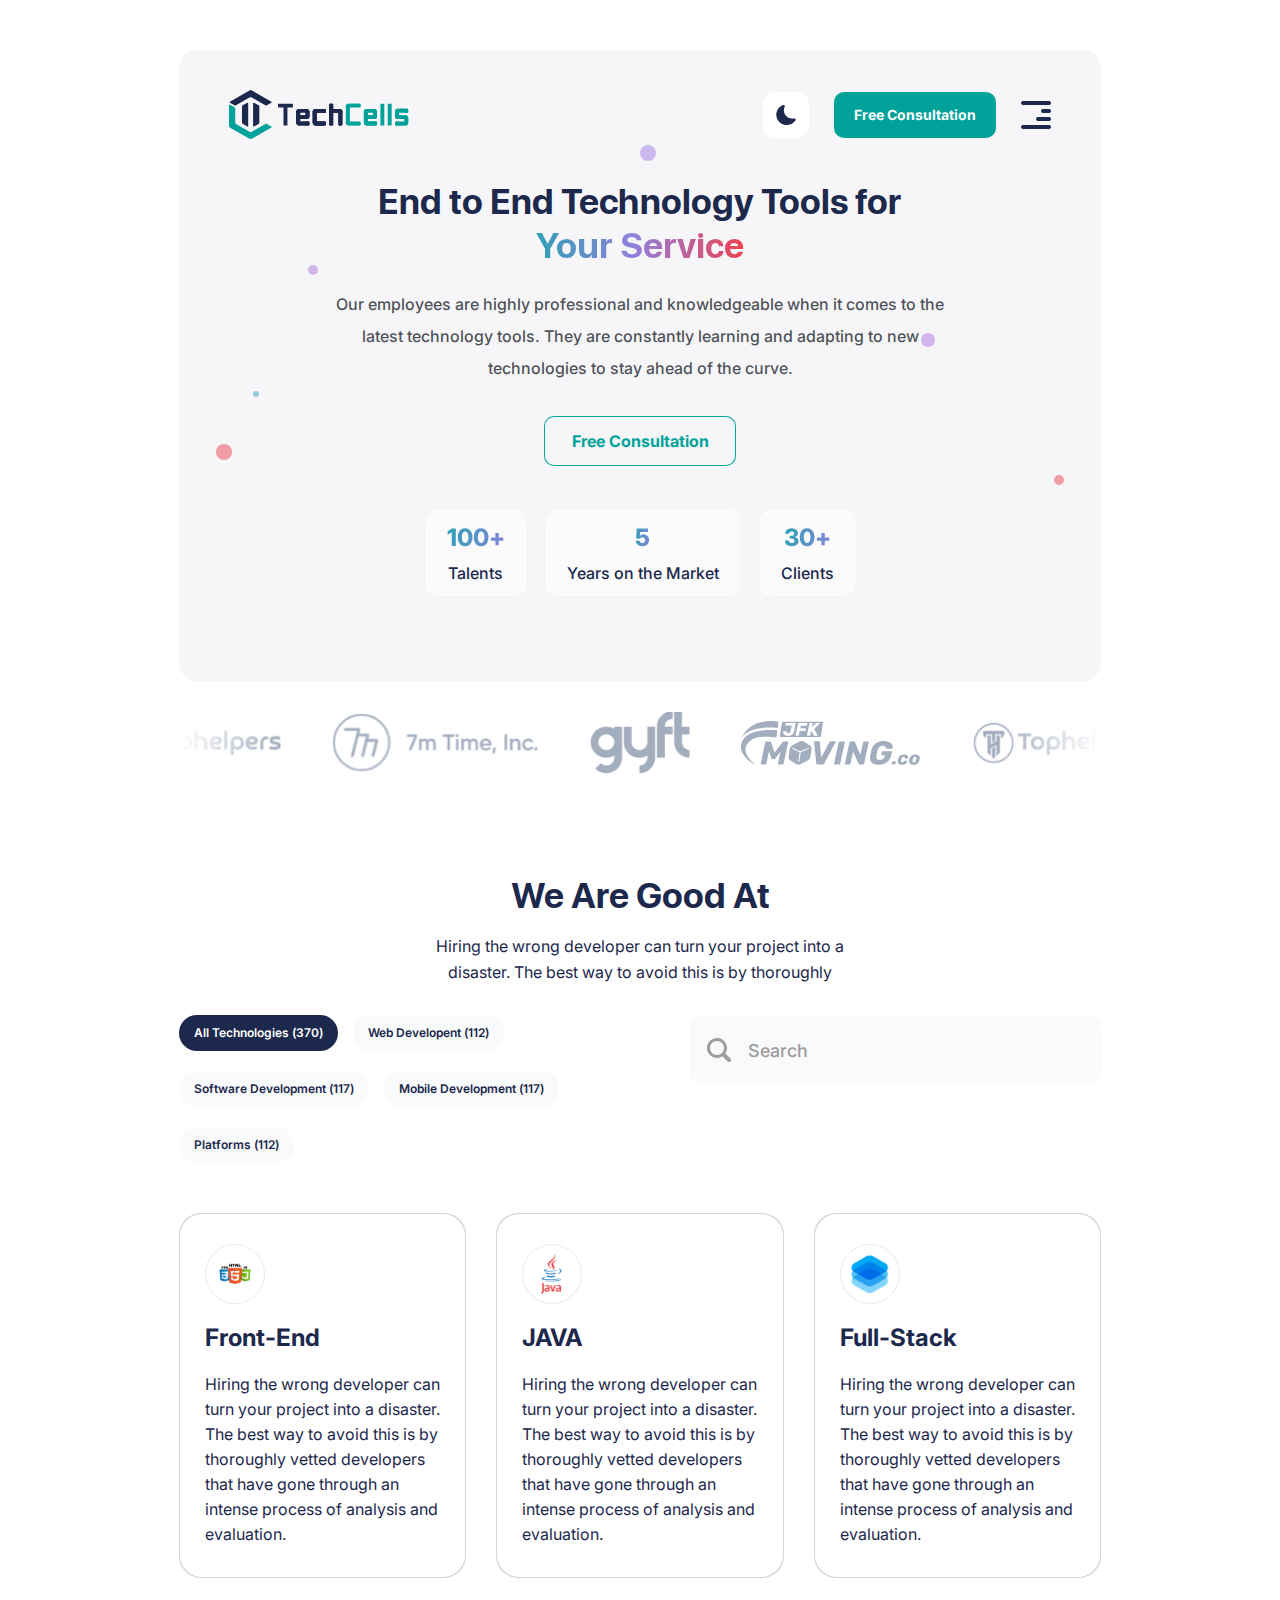
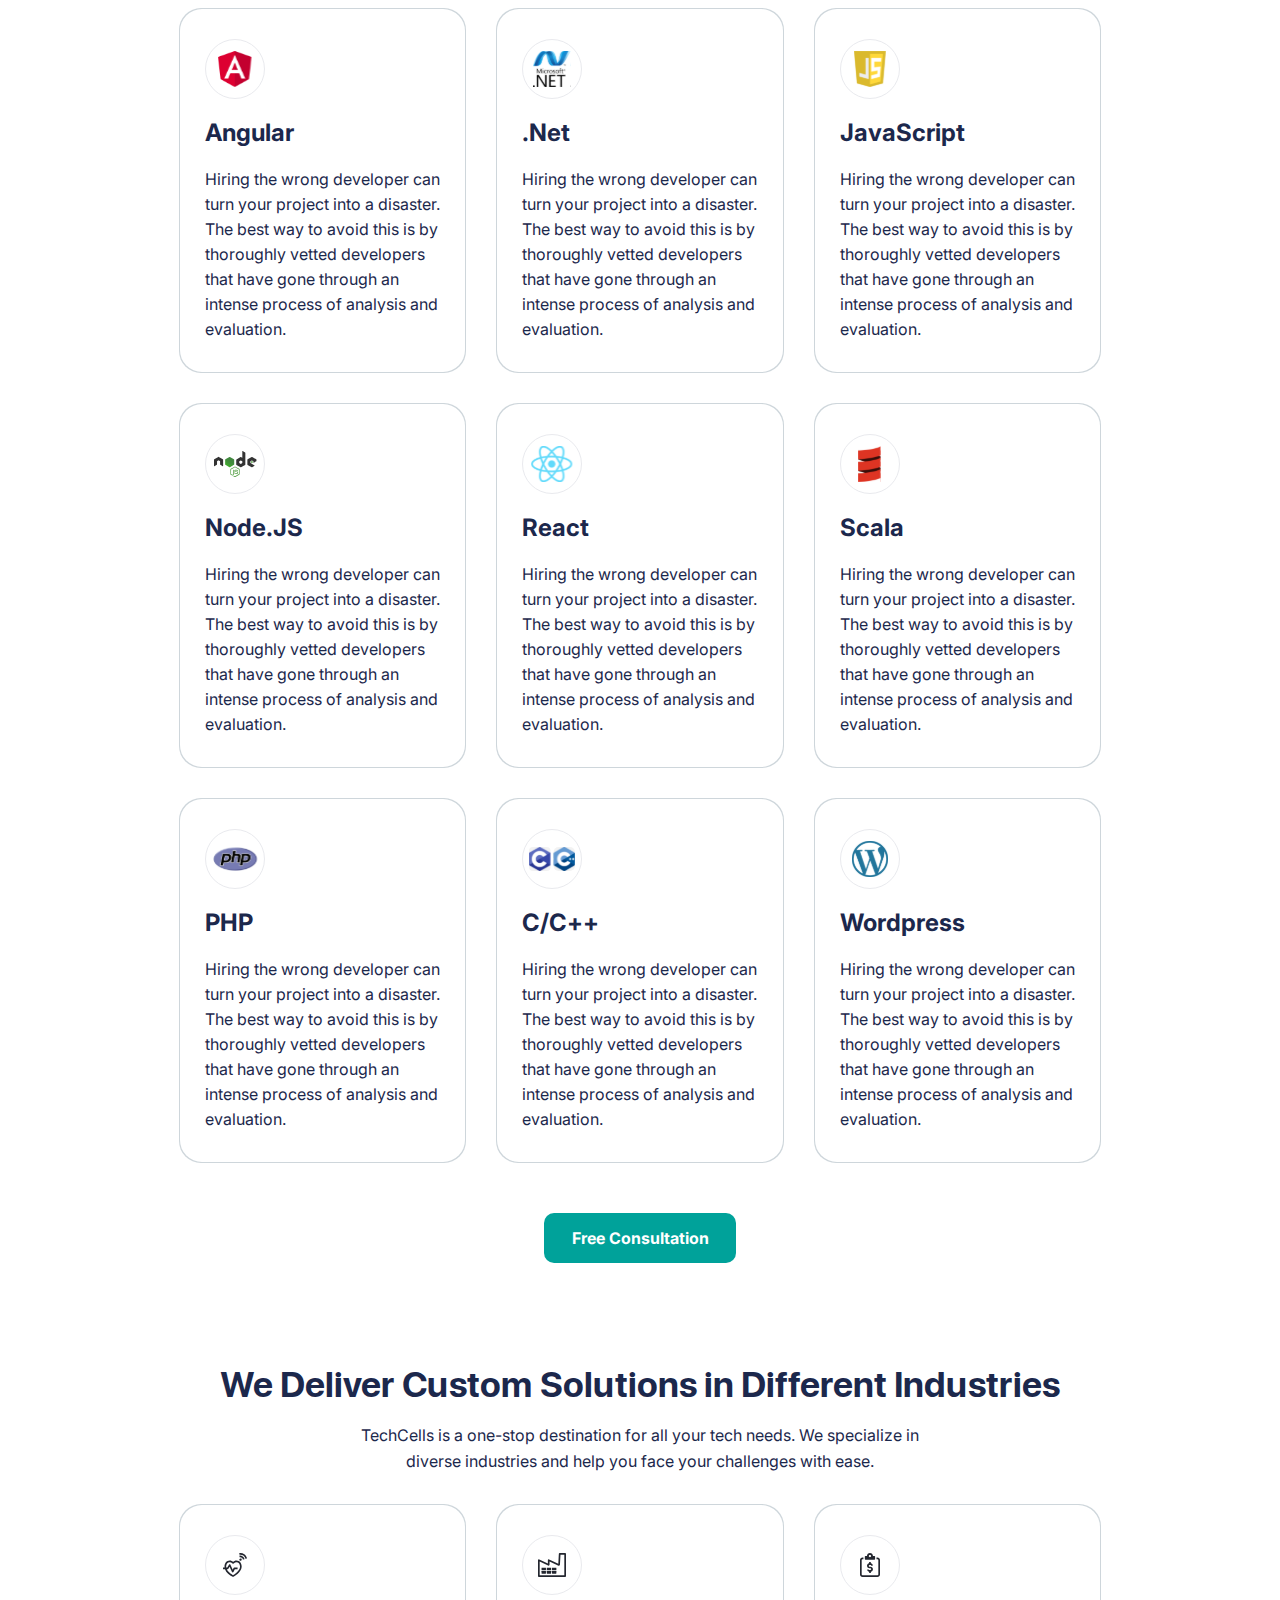
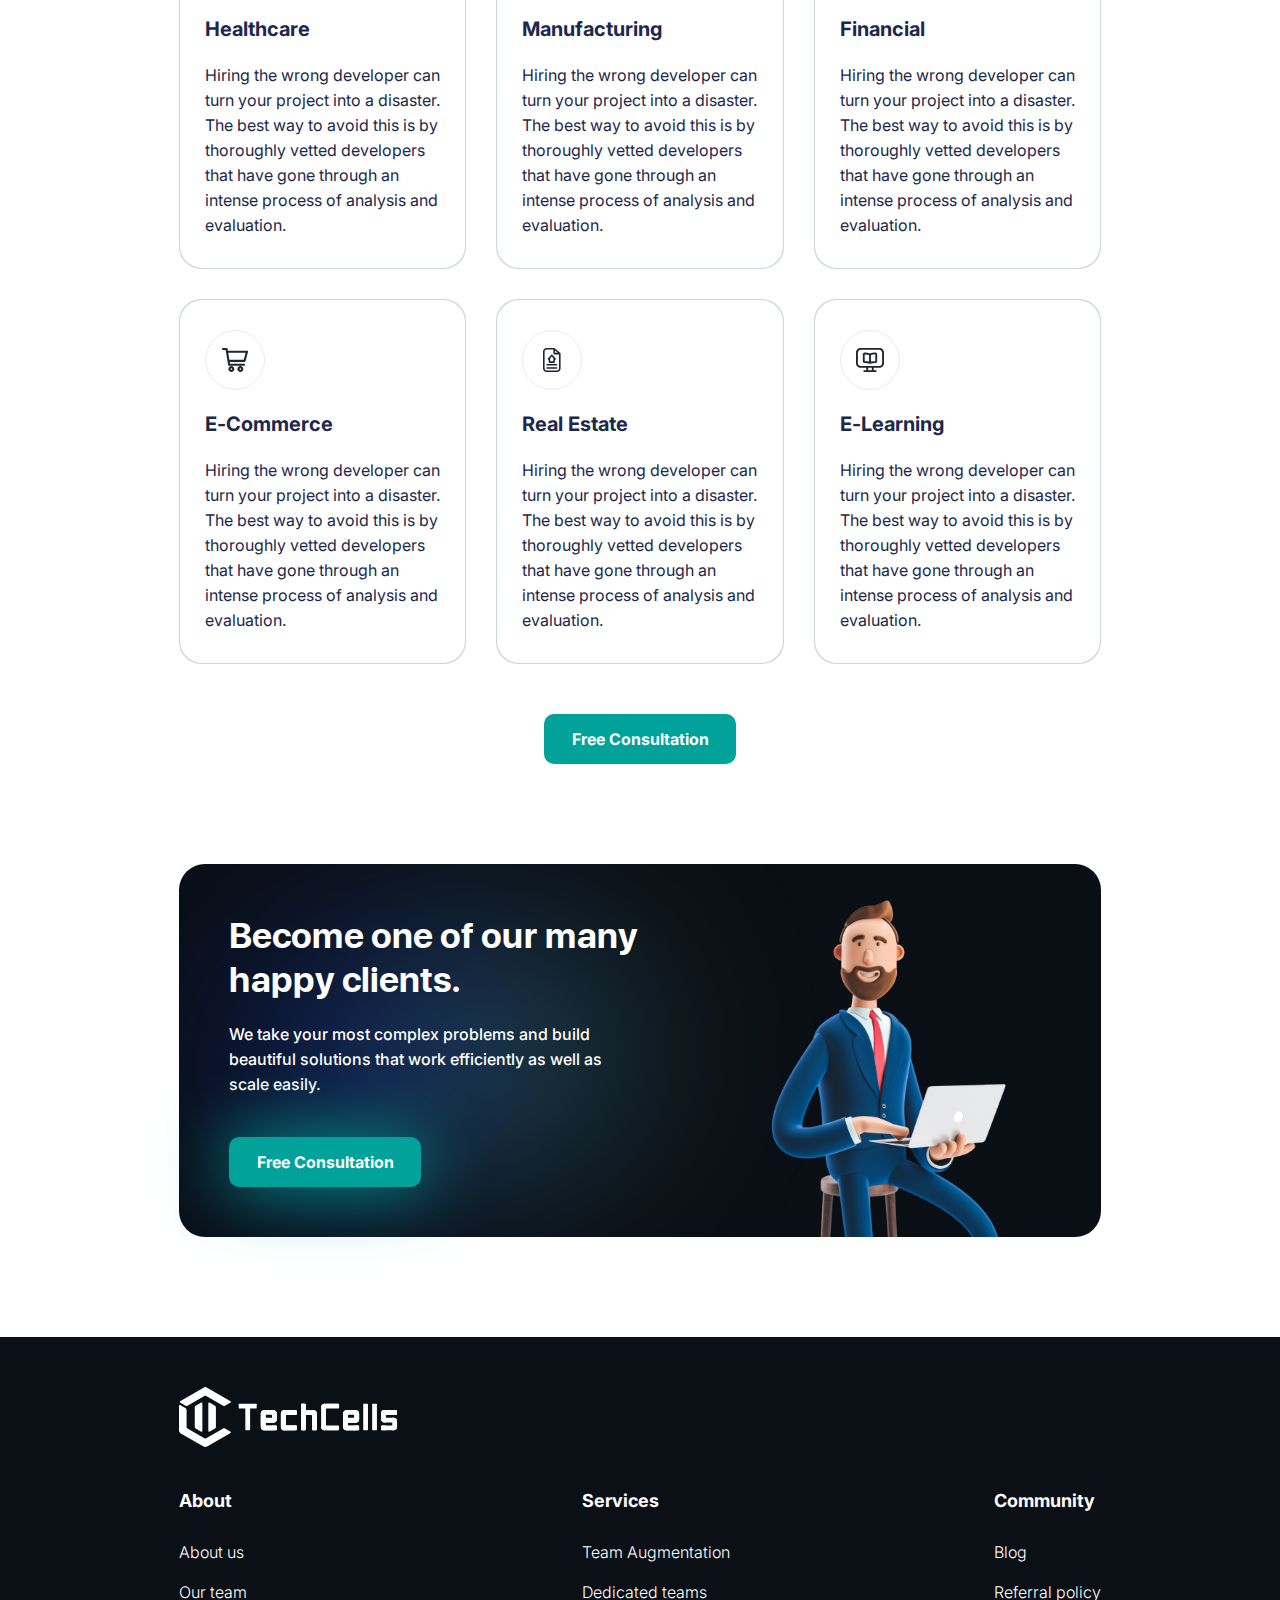
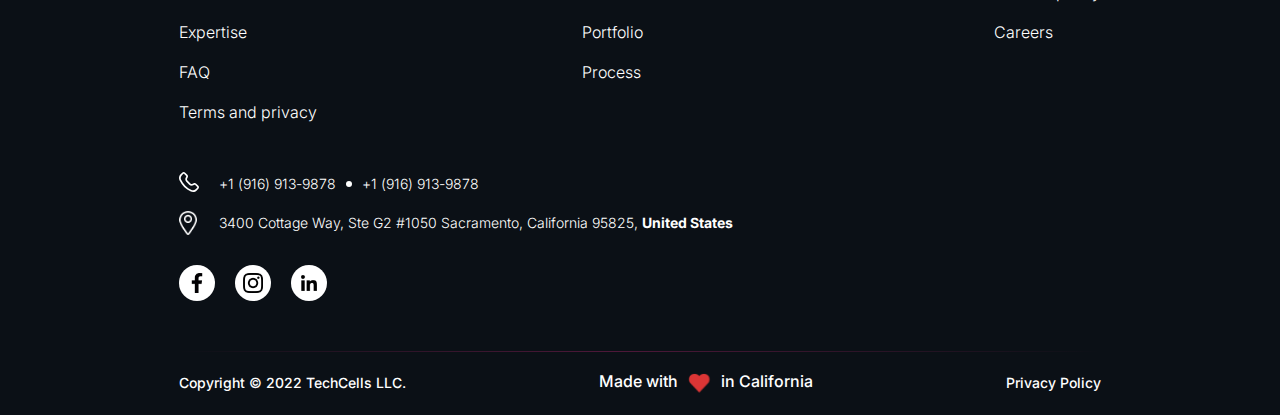
<file: expertise.html>
<!DOCTYPE html>
<html lang="en">
<head>

    <title>Tech Cells</title>
    <meta content="width=device-width,maximum-scale=1,initial-scale=1,user-scalable=0" name="viewport">
    <meta http-equiv="Content-Type" content="text/html;charset=UTF-8" />
    <meta name="author" content="" />
    <meta name="description" content="" />
    <meta name="keywords" content="" /> 
    
    <link rel="stylesheet" href="css/main.css" media="all"/>
    <link rel="stylesheet" href="css/swiper-bundle.min.css" media="all"/>
    <link rel="stylesheet" href="css/hystmodal.min.css" media="all"/>
    <link rel="stylesheet" href="css/responsive.css" media="all"/>

    <link href="favicon.ico" rel="shortcut icon"/>

</head>

<body>  

    <!-- wrapper Start -->
    <div class="wrapper">
        <!-- header Start -->
        <header class="header">
            <div class="container">
                <div class="header__in">
                    <div class="logo">
                        <a href="#">
                            <span class="logo__white">
                                <img src="img/bg/logo.svg" alt="Tech Cells">
                            </span>
                            <span class="logo__dark">
                                <img src="img/bg/logo-w.svg" alt="Tech Cells">
                            </span>
                        </a>
                    </div>
                    <div class="header__right-col">
                        <span class="color-btn">color</span>
                        <a href="#" class="btn">Free Consultation</a>
                        <span class="menu-btn">
                            <span></span>
                            <span></span>
                            <span></span>
                            <span></span>
                        </span>
                    </div>
                </div>
            </div>
        </header>
        <!-- header end -->
        <!-- main-nav Start -->
        <div class="main-nav">
            <div class="balloons">
                <div class="balloons__first"></div>
                <div class="balloons__second"></div>
                <div class="balloons__third"></div>
                <div class="balloons__fourth"></div>
                <div class="balloons__fifth"></div>
                <div class="balloons__sixth"></div>
            </div>
            <div class="main-nav__in">
                <nav class="main-nav__list">
                    <ul>
                        <li>
                            <a href="#">Why Us</a>
                        </li>
                        <li>
                            <a href="#">Team Augmentations</a>
                        </li>
                        <li class="active">
                            <a href="#">Dedicated Tech Teams</a>
                        </li>
                        <li>
                            <a href="#">Referral Program</a>
                        </li>
                        <li>
                            <a href="#">Expertice</a>
                        </li>
                        <li>
                            <a href="#">Careers</a>
                        </li>
                        <li>
                            <a href="#">Blog</a>
                        </li>
                    </ul>
                </nav>
                <div class="articles">
                    <h3 class="articles__title">Features Articles:</h3>
                    <div class="articles__list">
                        <div class="article">
                            <div class="article__photo">
                                <a href="#">
                                    <img src="img/src/article.png" alt="photo">
                                </a>
                            </div>
                            <div class="article__description">
                                <h3 class="article__title">
                                    <a href="#">How to save cost in IT talent</a>
                                </h3>
                                <p>Lorem Ipsum is simply dummy text of the printing and typesetting... <a href="#">More</a></p>
                            </div>
                        </div>
                        <div class="article">
                            <div class="article__photo">
                                <a href="#">
                                    <img src="img/src/article.png" alt="photo">
                                </a>
                            </div>
                            <div class="article__description">
                                <h3 class="article__title">
                                    <a href="#">How to save cost in IT talent</a>
                                </h3>
                                <p>Lorem Ipsum is simply dummy text of the printing and typesetting... <a href="#">More</a></p>
                            </div>
                        </div>
                    </div>
                </div>
            </div>
        </div>
        <!-- main-nav end -->
        <!-- page Start -->
        <main class="page">
            <section class="promo">
                <div class="container">
                    <div class="promo__in">
                        <div class="balloons">
                            <div class="balloons__first"></div>
                            <div class="balloons__second"></div>
                            <div class="balloons__third"></div>
                            <div class="balloons__fourth"></div>
                            <div class="balloons__fifth"></div>
                            <div class="balloons__sixth"></div>
                        </div>
                        <div class="promo__content">
                            <h1 class="promo__title">End to End Technology Tools for<br> <span>Your Service</span></h1>
                            <p class="promo__text">Our employees are highly professional and knowledgeable when it comes to the<br> latest technology tools. They are constantly learning and adapting to new<br> technologies to stay ahead of the curve.</p>
                            <a href="#" class="btn btn_big-size btn_transparent-bg">Free Consultation</a>
                            <div class="statistics">
                                <div class="statistic-item">
                                    <span class="statistic-item__number">
                                        <span>100+</span>
                                    </span>
                                    <span class="statistic-item__text">Talents</span>
                                </div>
                                <div class="statistic-item">
                                    <span class="statistic-item__number">
                                        <span>5</span>
                                    </span>
                                    <span class="statistic-item__text">Years on the Market</span>
                                </div>
                                <div class="statistic-item">
                                    <span class="statistic-item__number">
                                        <span>30+</span>
                                    </span>
                                    <span class="statistic-item__text">Clients</span>
                                </div>
                            </div>
                        </div>
                    </div>
                </div>
            </section>
            <section class="main-content">
                <div class="container">
                    <div class="swiper partners-slider">
                        <div class="swiper-wrapper">
                            <div class="swiper-slide">
                                <div class="partners-slider__ligth">
                                    <img src="img/src/partner-3.svg" alt="partner">
                                </div>
                                <div class="partners-slider__dark">
                                    <img src="img/src/partner-3-w.svg" alt="partner">
                                </div>
                            </div>
                            <div class="swiper-slide">
                                <div class="partners-slider__ligth">
                                    <img src="img/src/partner-2.svg" alt="partner">
                                </div>
                                <div class="partners-slider__dark">
                                    <img src="img/src/partner-2-w.svg" alt="partner">
                                </div>
                            </div>
                            <div class="swiper-slide">
                                <div class="partners-slider__ligth">
                                    <img src="img/src/partner-1.svg" alt="partner">
                                </div>
                                <div class="partners-slider__dark">
                                    <img src="img/src/partner-1-w.svg" alt="partner">
                                </div>
                            </div>
                            <div class="swiper-slide">
                                <div class="partners-slider__ligth">
                                    <img src="img/src/partner-4.svg" alt="partner">
                                </div>
                                <div class="partners-slider__dark">
                                    <img src="img/src/partner-4-w.svg" alt="partner">
                                </div>
                            </div>
                            <div class="swiper-slide">
                                <div class="partners-slider__ligth">
                                    <img src="img/src/partner-3.svg" alt="partner">
                                </div>
                                <div class="partners-slider__dark">
                                    <img src="img/src/partner-3-w.svg" alt="partner">
                                </div>
                            </div>
                            <div class="swiper-slide">
                                <div class="partners-slider__ligth">
                                    <img src="img/src/partner-2.svg" alt="partner">
                                </div>
                                <div class="partners-slider__dark">
                                    <img src="img/src/partner-2-w.svg" alt="partner">
                                </div>
                            </div>
                            <div class="swiper-slide">
                                <div class="partners-slider__ligth">
                                    <img src="img/src/partner-1.svg" alt="partner">
                                </div>
                                <div class="partners-slider__dark">
                                    <img src="img/src/partner-1-w.svg" alt="partner">
                                </div>
                            </div>
                            <div class="swiper-slide">
                                <div class="partners-slider__ligth">
                                    <img src="img/src/partner-4.svg" alt="partner">
                                </div>
                                <div class="partners-slider__dark">
                                    <img src="img/src/partner-4-w.svg" alt="partner">
                                </div>
                            </div>
                        </div>
                        <div class="partners-slider__left-dec"></div>
                        <div class="partners-slider__right-dec"></div>
                    </div>
                    <h2 class="title title_indent-bt-sm text-center">We Are Good At</h2>
                    <p class="sub-title text-center">Hiring the wrong developer can turn your project into a<br> disaster. The best way to avoid this is by thoroughly</p>
                    <div class="selection-panel">
                        <div class="selection-panel__left-col">
                            <nav class="categories-nav">
                                <ul>
                                    <li class="active">
                                        <span>All Technologies (370)</span>
                                    </li>
                                    <li>
                                        <a href="#">Web Developent (112)</a>
                                    </li>
                                    <li>
                                        <a href="#">Software Development (117)</a>
                                    </li>
                                    <li>
                                        <a href="#">Mobile Development (117)</a>
                                    </li>
                                    <li>
                                        <a href="#">Platforms (112)</a>
                                    </li>
                                </ul>
                            </nav>
                        </div>
                        <div class="selection-panel__right-col">
                            <div class="seacrch-form">
                                <form>
                                    <input type="text" name="search" placeholder="Search">
                                    <button class="seacrch-form__btn" type="submit">search</button>
                                </form>
                            </div>
                        </div>
                    </div>
                    <div class="programs">
                        <div class="programs-item">
                            <div class="programs-item__in">
                                <div class="programs-item__logo">
                                    <img src="img/src/program-logo-1.svg" alt="logo">
                                </div>
                                <h3 class="programs-item__title">
                                    <span>Front-End</span>
                                </h3>
                                <p>Hiring the wrong developer can turn your project into a disaster. The best way to avoid this is by thoroughly vetted developers that have gone through an intense process of analysis and evaluation.</p>
                            </div>
                        </div>
                        <div class="programs-item">
                            <div class="programs-item__in">
                                <div class="programs-item__logo">
                                    <img src="img/src/program-logo-2.svg" alt="logo">
                                </div>
                                <h3 class="programs-item__title">
                                    <span>JAVA</span>
                                </h3>
                                <p>Hiring the wrong developer can turn your project into a disaster. The best way to avoid this is by thoroughly vetted developers that have gone through an intense process of analysis and evaluation.</p>
                            </div>
                        </div>
                        <div class="programs-item">
                            <div class="programs-item__in">
                                <div class="programs-item__logo">
                                    <img src="img/src/program-logo-3.svg" alt="logo">
                                </div>
                                <h3 class="programs-item__title">
                                    <span>Full-Stack</span>
                                </h3>
                                <p>Hiring the wrong developer can turn your project into a disaster. The best way to avoid this is by thoroughly vetted developers that have gone through an intense process of analysis and evaluation.</p>
                            </div>
                        </div>
                        <div class="programs-item">
                            <div class="programs-item__in">
                                <div class="programs-item__logo">
                                    <img src="img/src/program-logo-4.svg" alt="logo">
                                </div>
                                <h3 class="programs-item__title">
                                    <span>Angular</span>
                                </h3>
                                <p>Hiring the wrong developer can turn your project into a disaster. The best way to avoid this is by thoroughly vetted developers that have gone through an intense process of analysis and evaluation.</p>
                            </div>
                        </div>
                        <div class="programs-item">
                            <div class="programs-item__in">
                                <div class="programs-item__logo">
                                    <img src="img/src/program-logo-5.svg" alt="logo">
                                </div>
                                <h3 class="programs-item__title">
                                    <span>.Net</span>
                                </h3>
                                <p>Hiring the wrong developer can turn your project into a disaster. The best way to avoid this is by thoroughly vetted developers that have gone through an intense process of analysis and evaluation.</p>
                            </div>
                        </div>
                        <div class="programs-item">
                            <div class="programs-item__in">
                                <div class="programs-item__logo">
                                    <img src="img/src/program-logo-6.svg" alt="logo">
                                </div>
                                <h3 class="programs-item__title">
                                    <span>JavaScript</span>
                                </h3>
                                <p>Hiring the wrong developer can turn your project into a disaster. The best way to avoid this is by thoroughly vetted developers that have gone through an intense process of analysis and evaluation.</p>
                            </div>
                        </div>
                        <div class="programs-item">
                            <div class="programs-item__in">
                                <div class="programs-item__logo">
                                    <img src="img/src/program-logo-7.svg" alt="logo">
                                </div>
                                <h3 class="programs-item__title">
                                    <span>Node.JS</span>
                                </h3>
                                <p>Hiring the wrong developer can turn your project into a disaster. The best way to avoid this is by thoroughly vetted developers that have gone through an intense process of analysis and evaluation.</p>
                            </div>
                        </div>
                        <div class="programs-item">
                            <div class="programs-item__in">
                                <div class="programs-item__logo">
                                    <img src="img/src/program-logo-8.svg" alt="logo">
                                </div>
                                <h3 class="programs-item__title">
                                    <span>React</span>
                                </h3>
                                <p>Hiring the wrong developer can turn your project into a disaster. The best way to avoid this is by thoroughly vetted developers that have gone through an intense process of analysis and evaluation.</p>
                            </div>
                        </div>
                        <div class="programs-item">
                            <div class="programs-item__in">
                                <div class="programs-item__logo">
                                    <img src="img/src/program-logo-9.svg" alt="logo">
                                </div>
                                <h3 class="programs-item__title">
                                    <span>Scala</span>
                                </h3>
                                <p>Hiring the wrong developer can turn your project into a disaster. The best way to avoid this is by thoroughly vetted developers that have gone through an intense process of analysis and evaluation.</p>
                            </div>
                        </div>
                        <div class="programs-item">
                            <div class="programs-item__in">
                                <div class="programs-item__logo">
                                    <img src="img/src/program-logo-10.svg" alt="logo">
                                </div>
                                <h3 class="programs-item__title">
                                    <span>PHP</span>
                                </h3>
                                <p>Hiring the wrong developer can turn your project into a disaster. The best way to avoid this is by thoroughly vetted developers that have gone through an intense process of analysis and evaluation.</p>
                            </div>
                        </div>
                        <div class="programs-item">
                            <div class="programs-item__in">
                                <div class="programs-item__logo">
                                    <img src="img/src/program-logo-11.svg" alt="logo">
                                </div>
                                <h3 class="programs-item__title">
                                    <span>C/C++</span>
                                </h3>
                                <p>Hiring the wrong developer can turn your project into a disaster. The best way to avoid this is by thoroughly vetted developers that have gone through an intense process of analysis and evaluation.</p>
                            </div>
                        </div>
                        <div class="programs-item">
                            <div class="programs-item__in">
                                <div class="programs-item__logo">
                                    <img src="img/src/program-logo-12.svg" alt="logo">
                                </div>
                                <h3 class="programs-item__title">
                                    <span>Wordpress</span>
                                </h3>
                                <p>Hiring the wrong developer can turn your project into a disaster. The best way to avoid this is by thoroughly vetted developers that have gone through an intense process of analysis and evaluation.</p>
                            </div>
                        </div>
                    </div>
                    <div class="btn-panel">
                        <a href="#" class="btn btn_big-size">Free Consultation</a>
                    </div>
                    <h2 class="title title_indent-bt-sm text-center">We Deliver Custom Solutions in Different Industries</h2>
                    <p class="sub-title text-center">TechCells is a one-stop destination for all your tech needs. We specialize in<br> diverse industries and help you face your challenges with ease.</p>
                    <div class="decisions-info">
                        <div class="decisions-info-item">
                            <div class="decisions-info-item__in">
                                <div class="decisions-info-item__icon">
                                    <div class="decisions-info-item__icon-light">
                                        <img src="img/src/decisions-icon-1.svg" alt="icon">
                                    </div>
                                    <div class="decisions-info-item__icon-dark">
                                        <img src="img/src/decisions-icon-1-w.svg" alt="icon">
                                    </div>
                                </div>
                                <h3 class="decisions-info-item__title">Healthcare</h3>
                                <p>Hiring the wrong developer can turn your project into a disaster. The best way to avoid this is by thoroughly vetted developers that have gone through an intense process of analysis and evaluation.</p>
                            </div>
                        </div>
                        <div class="decisions-info-item">
                            <div class="decisions-info-item__in">
                                <div class="decisions-info-item__icon">
                                    <div class="decisions-info-item__icon-light">
                                        <img src="img/src/decisions-icon-2.svg" alt="icon">
                                    </div>
                                    <div class="decisions-info-item__icon-dark">
                                        <img src="img/src/decisions-icon-2-w.svg" alt="icon">
                                    </div>
                                </div>
                                <h3 class="decisions-info-item__title">Manufacturing</h3>
                                <p>Hiring the wrong developer can turn your project into a disaster. The best way to avoid this is by thoroughly vetted developers that have gone through an intense process of analysis and evaluation.</p>
                            </div>
                        </div>
                        <div class="decisions-info-item">
                            <div class="decisions-info-item__in">
                                <div class="decisions-info-item__icon">
                                    <div class="decisions-info-item__icon-light">
                                        <img src="img/src/decisions-icon-3.svg" alt="icon">
                                    </div>
                                    <div class="decisions-info-item__icon-dark">
                                        <img src="img/src/decisions-icon-3-w.svg" alt="icon">
                                    </div>
                                </div>
                                <h3 class="decisions-info-item__title">Financial</h3>
                                <p>Hiring the wrong developer can turn your project into a disaster. The best way to avoid this is by thoroughly vetted developers that have gone through an intense process of analysis and evaluation.</p>
                            </div>
                        </div>
                        <div class="decisions-info-item">
                            <div class="decisions-info-item__in">
                                <div class="decisions-info-item__icon">
                                    <div class="decisions-info-item__icon-light">
                                        <img src="img/src/decisions-icon-4.svg" alt="icon">
                                    </div>
                                    <div class="decisions-info-item__icon-dark">
                                        <img src="img/src/decisions-icon-4-w.svg" alt="icon">
                                    </div>
                                </div>
                                <h3 class="decisions-info-item__title">E-Commerce</h3>
                                <p>Hiring the wrong developer can turn your project into a disaster. The best way to avoid this is by thoroughly vetted developers that have gone through an intense process of analysis and evaluation.</p>
                            </div>
                        </div>
                        <div class="decisions-info-item">
                            <div class="decisions-info-item__in">
                                <div class="decisions-info-item__icon">
                                    <div class="decisions-info-item__icon-light">
                                        <img src="img/src/decisions-icon-5.svg" alt="icon">
                                    </div>
                                    <div class="decisions-info-item__icon-dark">
                                        <img src="img/src/decisions-icon-5-w.svg" alt="icon">
                                    </div>
                                </div>
                                <h3 class="decisions-info-item__title">Real Estate</h3>
                                <p>Hiring the wrong developer can turn your project into a disaster. The best way to avoid this is by thoroughly vetted developers that have gone through an intense process of analysis and evaluation.</p>
                            </div>
                        </div>
                        <div class="decisions-info-item">
                            <div class="decisions-info-item__in">
                                <div class="decisions-info-item__icon">
                                    <div class="decisions-info-item__icon-light">
                                        <img src="img/src/decisions-icon-6.svg" alt="icon">
                                    </div>
                                    <div class="decisions-info-item__icon-dark">
                                        <img src="img/src/decisions-icon-6-w.svg" alt="icon">
                                    </div>
                                </div>
                                <h3 class="decisions-info-item__title">E-Learning</h3>
                                <p>Hiring the wrong developer can turn your project into a disaster. The best way to avoid this is by thoroughly vetted developers that have gone through an intense process of analysis and evaluation.</p>
                            </div>
                        </div>
                    </div>
                    <div class="btn-panel">
                        <a href="#" class="btn btn_big-size">Free Consultation</a>
                    </div>
                    <div class="customers">
                        <div class="customers__in">
                            <div class="customers__description">
                                <h2 class="title">Become one of our many happy clients.</h2>
                                <p>We take your most complex problems and build beautiful solutions that work efficiently as well as scale easily.</p>
                                <a href="#" class="btn btn_big-size">Free Consultation</a>
                            </div>
                            <div class="customers__img">
                                <img src="img/src/consultant-img-2.png" alt="photo">
                            </div>
                        </div>
                    </div>
                </div>
            </section>
        </main>
        <!-- page end -->
        <!-- footer Sart -->
        <footer class="footer">
            <div class="footer__top-panel">
                <div class="container">
                    <div class="footer__logo">
                        <a href="#">
                            <img src="img/bg/logo-w.svg" alt="Free Consultation">
                        </a>
                    </div>
                    <div class="footer__col">
                        <div class="footer__col-item">
                            <h4 class="footer__title">About</h4>
                            <nav class="footer__nav">
                                <ul>    
                                    <li>
                                        <a href="#">About us</a>
                                    </li>
                                    <li>
                                        <a href="#">Our team</a>
                                    </li>
                                    <li>
                                        <a href="#">Expertise</a>
                                    </li>
                                    <li>
                                        <a href="#">FAQ</a>
                                    </li>
                                    <li>
                                        <a href="#">Terms and privacy</a>
                                    </li>
                                </ul>
                            </nav>
                        </div>
                        <div class="footer__col-item">
                            <h4 class="footer__title">Services</h4>
                            <nav class="footer__nav">
                                <ul>    
                                    <li>
                                        <a href="#">Team Augmentation</a>
                                    </li>
                                    <li>
                                        <a href="#">Dedicated teams</a>
                                    </li>
                                    <li>
                                        <a href="#">Portfolio</a>
                                    </li>
                                    <li>
                                        <a href="#">Process</a>
                                    </li>
                                </ul>
                            </nav>
                        </div>
                        <div class="footer__col-item">
                            <h4 class="footer__title">Community</h4>
                            <nav class="footer__nav">
                                <ul>    
                                    <li>
                                        <a href="#">Blog</a>
                                    </li>
                                    <li>
                                        <a href="#">Referral policy</a>
                                    </li>
                                    <li>
                                        <a href="#">Careers</a>
                                    </li>
                                </ul>
                            </nav>
                        </div>
                        <div class="footer__col-item">
                            <ul class="contacts">
                                <li>
                                    <div class="contacts__icon">
                                        <img src="img/bg/phone-w.svg" alt="phone">
                                    </div>
                                    <span class="contacts__text">
                                        <a href="tel:+1 (916) 913-9878">+1 (916) 913-9878</a>
                                    </span>
                                </li>
                                <li>
                                    <div class="contacts__icon">
                                        <img src="img/bg/phone-w.svg" alt="phone">
                                    </div>
                                    <span class="contacts__text">
                                        <a href="tel:+1 (916) 913-9878">+1 (916) 913-9878</a>
                                    </span>
                                </li>
                                <li>
                                    <div class="contacts__icon contacts__icon_sm-size">
                                        <img src="img/bg/location-w.png" alt="location">
                                    </div>
                                    <span class="contacts__text">3400 Cottage Way, Ste G2 #1050 Sacramento, California 95825, <strong>United States</strong></span>
                                </li>
                            </ul>
                            <dl class="social">
                                <dt>Follow us:</dt>
                                <dd>
                                    <ul>
                                        <li>
                                            <a href="#">
                                                <span class="social__icon">
                                                    <img src="img/bg/facebook.png" alt="facebook">
                                                </span>
                                                <span class="social__text">
                                                    <span>Facebook</span>
                                                </span>
                                            </a>
                                        </li>
                                        <li>
                                            <a href="#">
                                                <span class="social__icon">
                                                    <img src="img/bg/instagram.png" alt="instagram">
                                                </span>
                                                <span class="social__text">
                                                    <span>Instagram</span>
                                                </span>
                                            </a>
                                        </li>
                                        <li>
                                            <a href="#">
                                                <span class="social__icon">
                                                    <img src="img/bg/linkedin.png" alt="linkedin">
                                                </span>
                                                <span class="social__text">
                                                    <span>Linkedin</span>
                                                </span>
                                            </a>
                                        </li>
                                    </ul>
                                </dd>
                            </dl>
                        </div>
                    </div>
                </div>
            </div>
            <div class="footer__bottom-panel">
                <div class="container">
                    <div class="footer__in">
                        <span class="footer__copy">Copyright © 2022 TechCells LLC.</span>
                        <span class="footer__made">Made with<img src="img/bg/heart.svg" alt="heart">in California</span>
                        <a href="#" class="footer__link">Privacy Policy</a>
                    </div>
                </div>
            </div>
        </footer>
        <!-- footer end -->
    </div>   
    <!-- wrapper end -->

    <!-- jQuery libs -->
    <script type="text/javascript" src="js/jquery.min.js"></script>

    <!-- Plugin scripts -->
    <script type="text/javascript" src="js/swiper-bundle.min.js"></script>
    <script type="text/javascript" src="js/hystmodal.min.js"></script>

    <!-- Scripts -->
    <script type="text/javascript" src="js/scripts.js"></script>

</body>

</html>
</file>
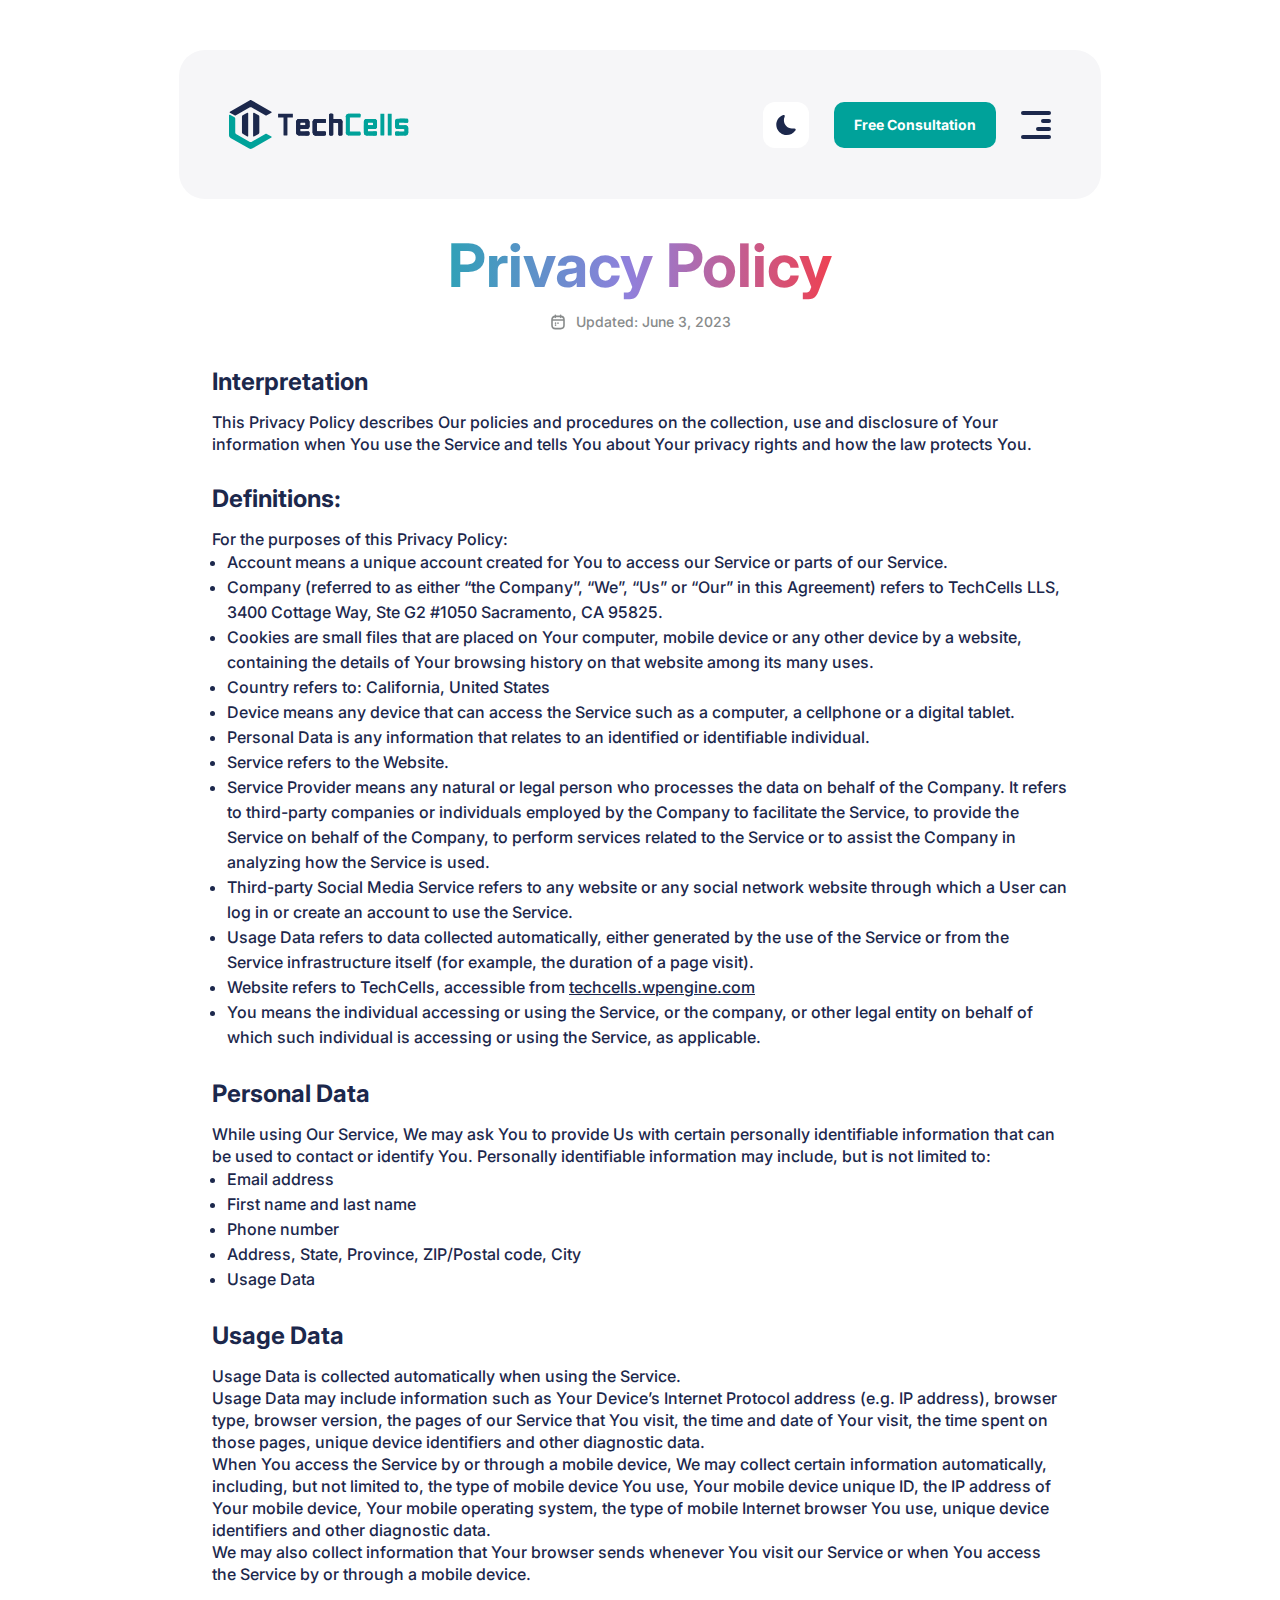
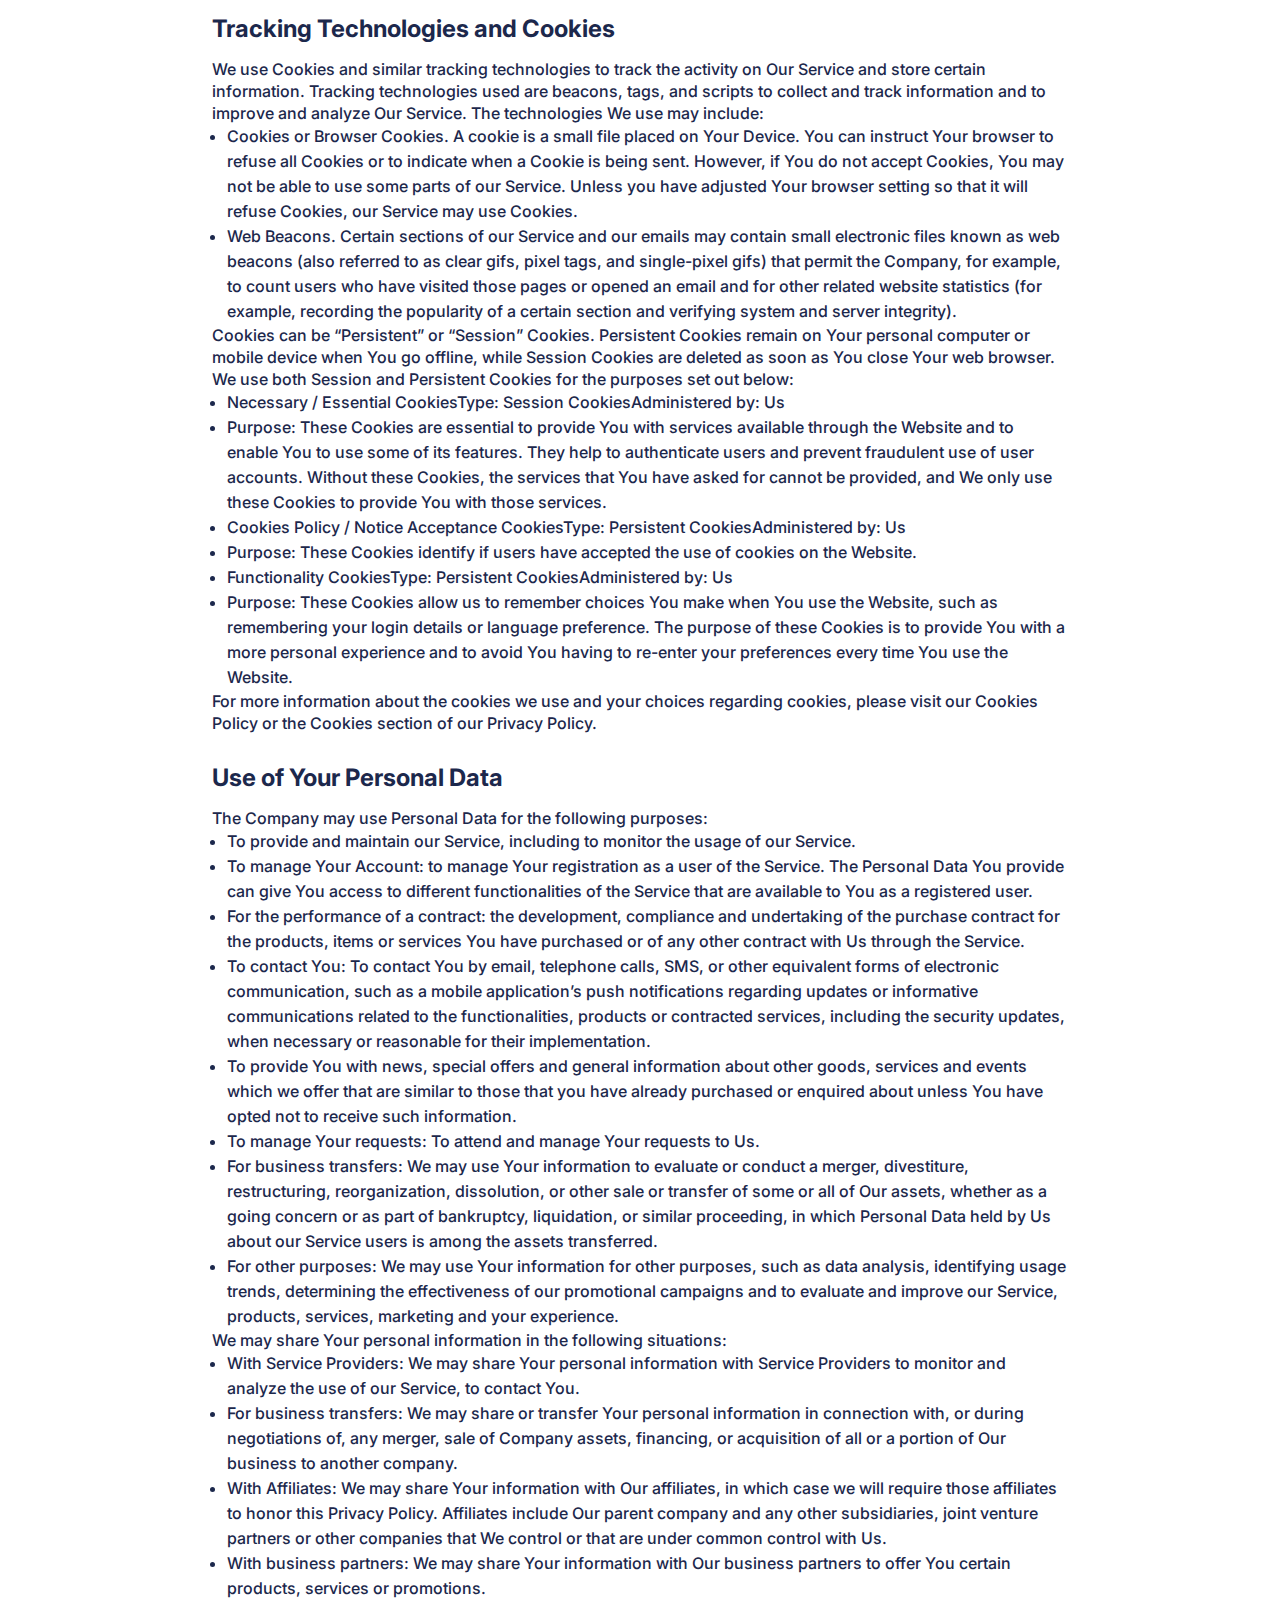
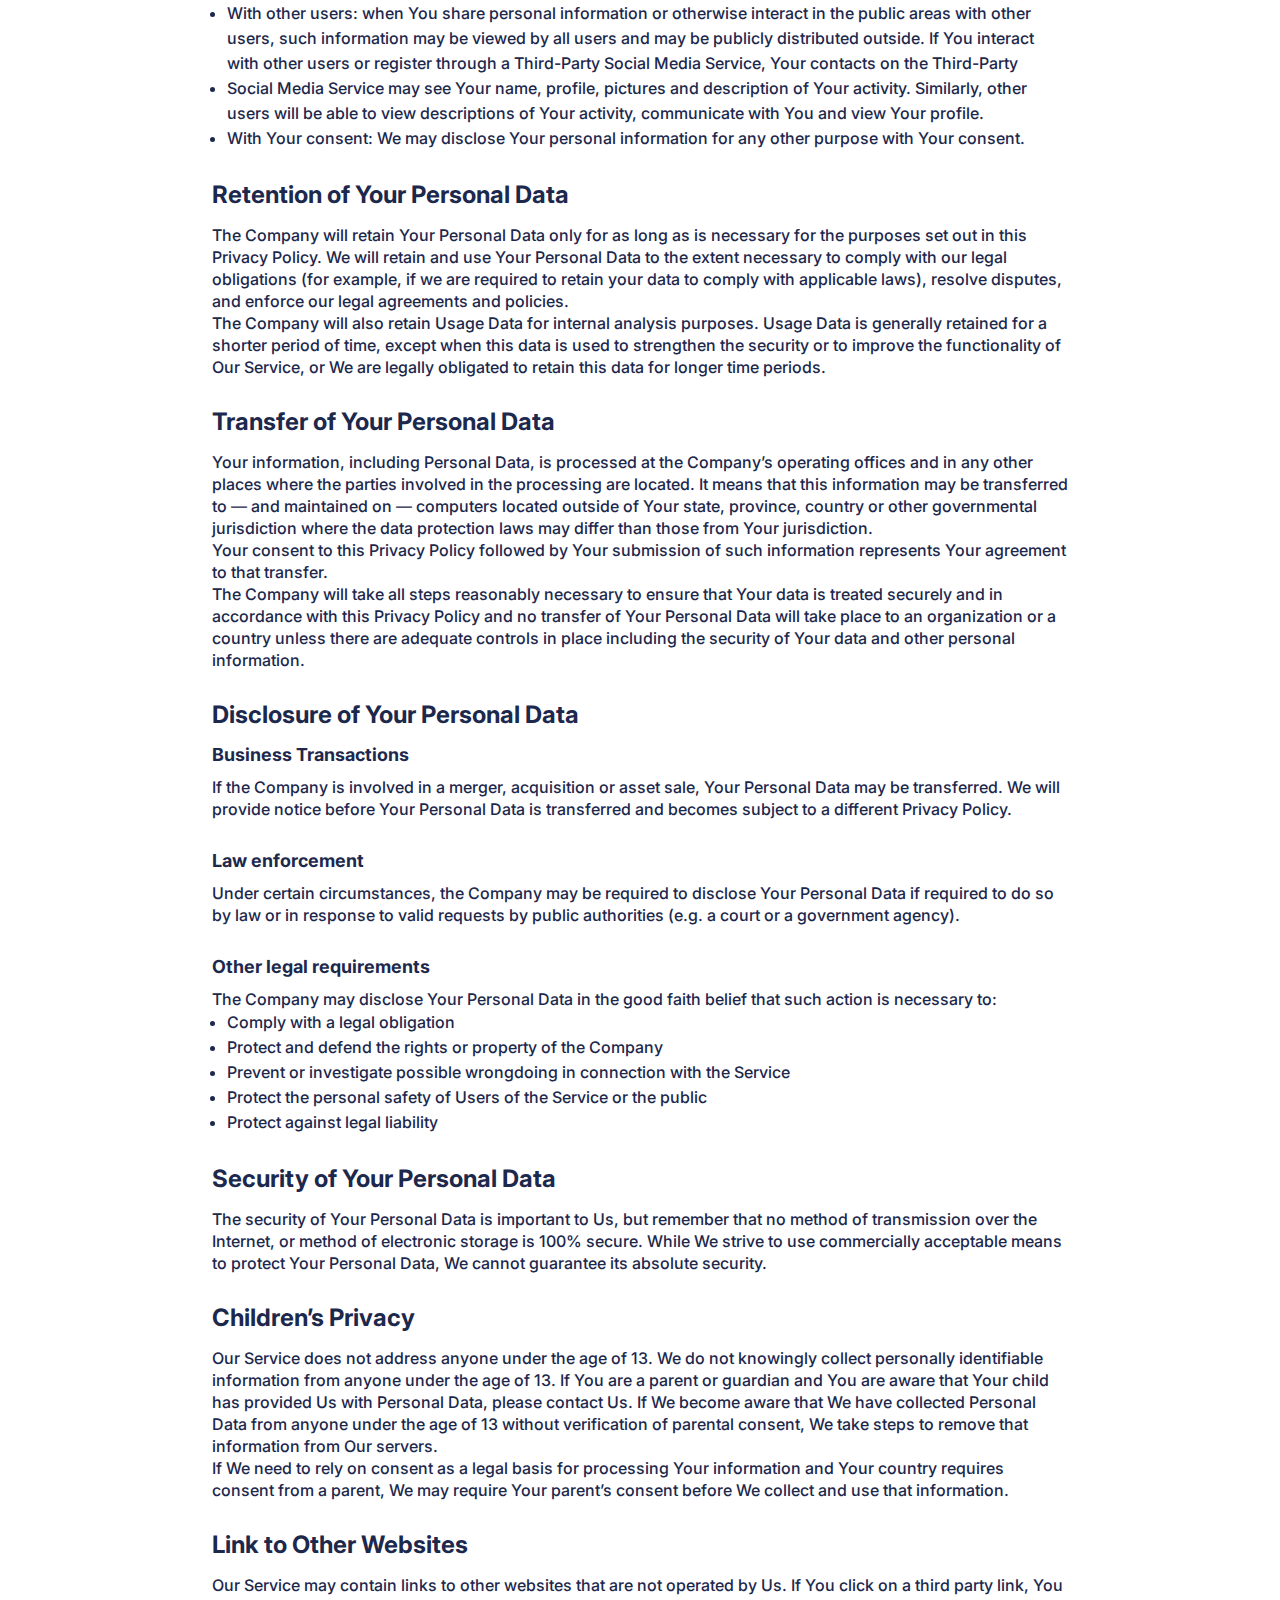
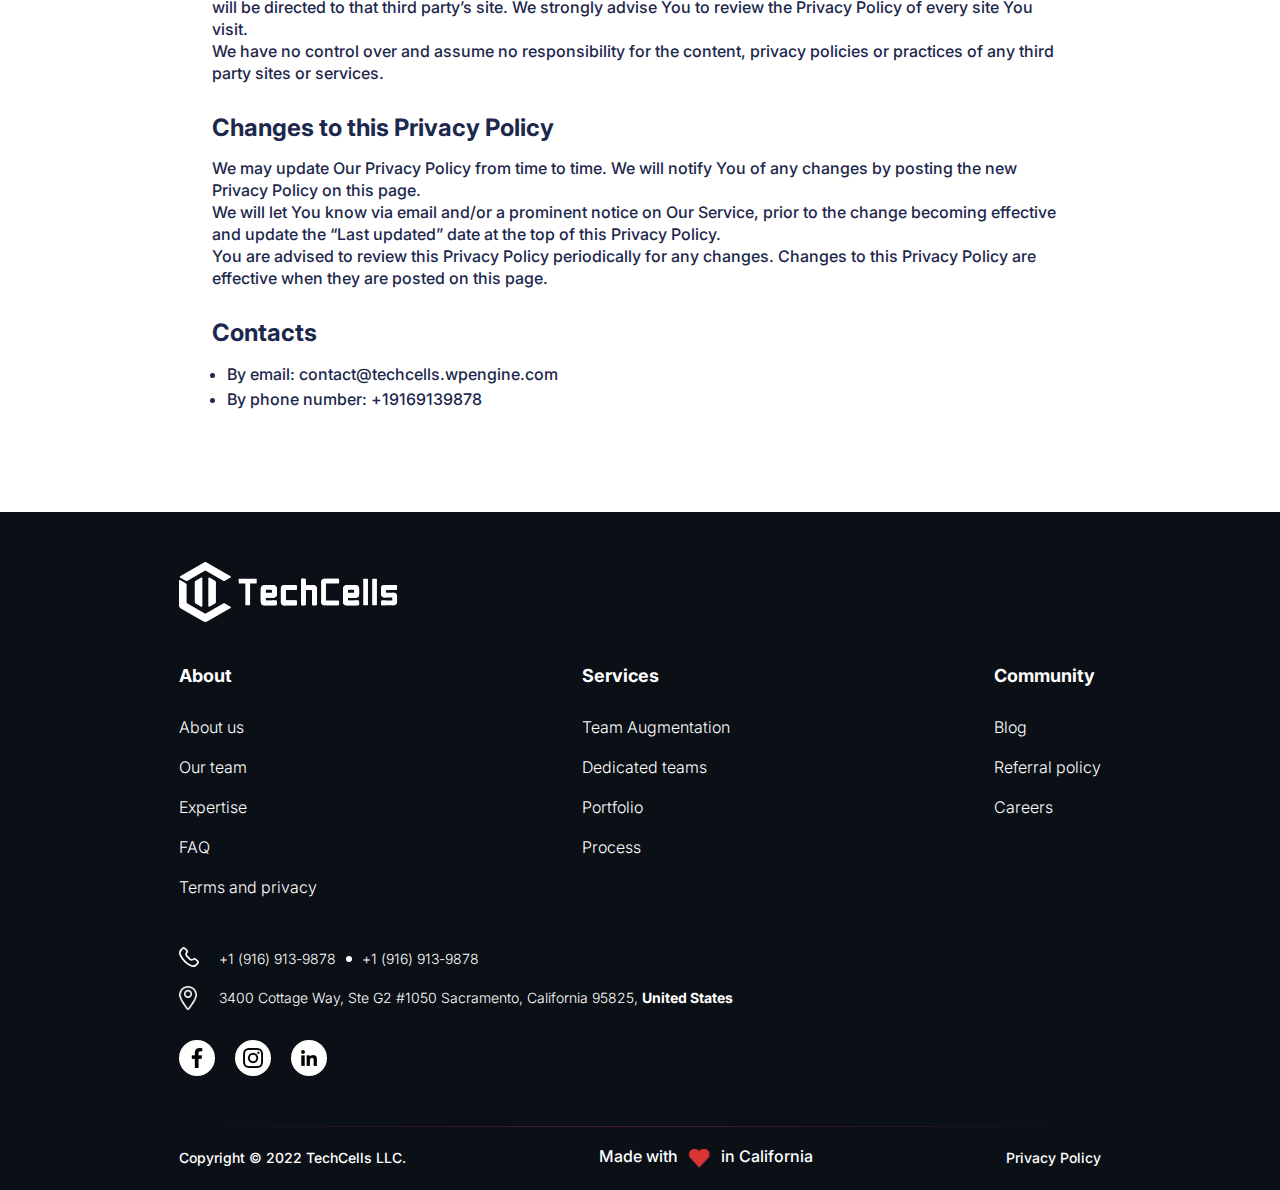
<file: privacy-policy.html>
<!DOCTYPE html>
<html lang="en">
<head>

    <title>Tech Cells</title>
    <meta content="width=device-width,maximum-scale=1,initial-scale=1,user-scalable=0" name="viewport">
    <meta http-equiv="Content-Type" content="text/html;charset=UTF-8" />
    <meta name="author" content="" />
    <meta name="description" content="" />
    <meta name="keywords" content="" /> 
    
    <link rel="stylesheet" href="css/main.css" media="all"/>
    <link rel="stylesheet" href="css/swiper-bundle.min.css" media="all"/>
    <link rel="stylesheet" href="css/hystmodal.min.css" media="all"/>
    <link rel="stylesheet" href="css/responsive.css" media="all"/>

    <link href="favicon.ico" rel="shortcut icon"/>

</head>

<body>  

    <!-- wrapper Start -->
    <div class="wrapper">
        <!-- header Start -->
        <header class="header header_changed">
            <div class="container">
                <div class="header__in">
                    <div class="logo">
                        <a href="#">
                            <span class="logo__white">
                                <img src="img/bg/logo.svg" alt="Tech Cells">
                            </span>
                            <span class="logo__dark">
                                <img src="img/bg/logo-w.svg" alt="Tech Cells">
                            </span>
                        </a>
                    </div>
                    <div class="header__right-col">
                        <span class="color-btn">color</span>
                        <a href="#" class="btn">Free Consultation</a>
                        <span class="menu-btn">
                            <span></span>
                            <span></span>
                            <span></span>
                            <span></span>
                        </span>
                    </div>
                </div>
            </div>
        </header>
        <!-- header end -->
        <!-- main-nav Start -->
        <div class="main-nav">
            <div class="balloons">
                <div class="balloons__first"></div>
                <div class="balloons__second"></div>
                <div class="balloons__third"></div>
                <div class="balloons__fourth"></div>
                <div class="balloons__fifth"></div>
                <div class="balloons__sixth"></div>
            </div>
            <div class="main-nav__in">
                <nav class="main-nav__list">
                    <ul>
                        <li>
                            <a href="#">Why Us</a>
                        </li>
                        <li>
                            <a href="#">Team Augmentations</a>
                        </li>
                        <li class="active">
                            <a href="#">Dedicated Tech Teams</a>
                        </li>
                        <li>
                            <a href="#">Referral Program</a>
                        </li>
                        <li>
                            <a href="#">Expertice</a>
                        </li>
                        <li>
                            <a href="#">Careers</a>
                        </li>
                        <li>
                            <a href="#">Blog</a>
                        </li>
                    </ul>
                </nav>
                <div class="articles">
                    <h3 class="articles__title">Features Articles:</h3>
                    <div class="articles__list">
                        <div class="article">
                            <div class="article__photo">
                                <a href="#">
                                    <img src="img/src/article.png" alt="photo">
                                </a>
                            </div>
                            <div class="article__description">
                                <h3 class="article__title">
                                    <a href="#">How to save cost in IT talent</a>
                                </h3>
                                <p>Lorem Ipsum is simply dummy text of the printing and typesetting... <a href="#">More</a></p>
                            </div>
                        </div>
                        <div class="article">
                            <div class="article__photo">
                                <a href="#">
                                    <img src="img/src/article.png" alt="photo">
                                </a>
                            </div>
                            <div class="article__description">
                                <h3 class="article__title">
                                    <a href="#">How to save cost in IT talent</a>
                                </h3>
                                <p>Lorem Ipsum is simply dummy text of the printing and typesetting... <a href="#">More</a></p>
                            </div>
                        </div>
                    </div>
                </div>
            </div>
        </div>
        <!-- main-nav end -->
        <!-- page Start -->
        <main class="page">
            <section class="main-content">
                <div class="container">
                    <h1 class="big-title text-center">
                        <span>Privacy Policy</span>
                    </h1>
                    <span class="gl-date text-center">Updated: June 3, 2023</span>
                    <div class="content">
                        <h2>Interpretation</h2>
                        <p>This Privacy Policy describes Our policies and procedures on the collection, use and disclosure of Your information when You use the Service and tells You about Your privacy rights and how the law protects You.</p>
                        <h2>Definitions:</h2>
                        <p class="indent-bottom-none">For the purposes of this Privacy Policy:</p>
                        <ul>
                            <li>Account means a unique account created for You to access our Service or parts of our Service.</li>
                            <li>Company (referred to as either “the Company”, “We”, “Us” or “Our” in this Agreement) refers to TechCells LLS, 3400 Cottage Way, Ste G2 #1050 Sacramento, CA 95825.</li>
                            <li>Cookies are small files that are placed on Your computer, mobile device or any other device by a website, containing the details of Your browsing history on that website among its many uses.</li>
                            <li>Country refers to: California, United States</li>
                            <li>Device means any device that can access the Service such as a computer, a cellphone or a digital tablet.</li>
                            <li>Personal Data is any information that relates to an identified or identifiable individual.</li>
                            <li>Service refers to the Website.</li>
                            <li>Service Provider means any natural or legal person who processes the data on behalf of the Company. It refers to third-party companies or individuals employed by the Company to facilitate the Service, to provide the Service on behalf of the Company, to perform services related to the Service or to assist the Company in analyzing how the Service is used.</li>
                            <li>Third-party Social Media Service refers to any website or any social network website through which a User can log in or create an account to use the Service.</li>
                            <li>Usage Data refers to data collected automatically, either generated by the use of the Service or from the Service infrastructure itself (for example, the duration of a page visit).</li>
                            <li>Website refers to TechCells, accessible from <a href="#">techcells.wpengine.com</a></li>
                            <li>You means the individual accessing or using the Service, or the company, or other legal entity on behalf of which such individual is accessing or using the Service, as applicable.</li>
                        </ul>
                        <h2>Personal Data</h2>
                        <p class="indent-bottom-none">While using Our Service, We may ask You to provide Us with certain personally identifiable information that can be used to contact or identify You. Personally identifiable information may include, but is not limited to:</p>
                        <ul>
                            <li>Email address</li>
                            <li>First name and last name</li>
                            <li>Phone number</li>
                            <li>Address, State, Province, ZIP/Postal code, City</li>
                            <li>Usage Data</li>
                        </ul>
                        <h2>Usage Data</h2>
                        <p class="indent-bottom-none">Usage Data is collected automatically when using the Service.</p>
                        <p>Usage Data may include information such as Your Device’s Internet Protocol address (e.g. IP address), browser type, browser version, the pages of our Service that You visit, the time and date of Your visit, the time spent on those pages, unique device identifiers and other diagnostic data.<br>
                        When You access the Service by or through a mobile device, We may collect certain information automatically, including, but not limited to, the type of mobile device You use, Your mobile device unique ID, the IP address of Your mobile device, Your mobile operating system, the type of mobile Internet browser You use, unique device identifiers and other diagnostic data.<br>
                        We may also collect information that Your browser sends whenever You visit our Service or when You access the Service by or through a mobile device.</p>
                        <h2>Tracking Technologies and Cookies</h2>
                        <p class="indent-bottom-none">We use Cookies and similar tracking technologies to track the activity on Our Service and store certain information. Tracking technologies used are beacons, tags, and scripts to collect and track information and to improve and analyze Our Service. The technologies We use may include:</p>
                        <ul class="indent-bottom-none">
                            <li>Cookies or Browser Cookies. A cookie is a small file placed on Your Device. You can instruct Your browser to refuse all Cookies or to indicate when a Cookie is being sent. However, if You do not accept Cookies, You may not be able to use some parts of our Service. Unless you have adjusted Your browser setting so that it will refuse Cookies, our Service may use Cookies.
                            </li>
                            <li>Web Beacons. Certain sections of our Service and our emails may contain small electronic files known as web beacons (also referred to as clear gifs, pixel tags, and single-pixel gifs) that permit the Company, for example, to count users who have visited those pages or opened an email and for other related website statistics (for example, recording the popularity of a certain section and verifying system and server integrity).</li>
                        </ul>
                        <p class="indent-bottom-none">Cookies can be “Persistent” or “Session” Cookies. Persistent Cookies remain on Your personal computer or mobile device when You go offline, while Session Cookies are deleted as soon as You close Your web browser.<br>
                        We use both Session and Persistent Cookies for the purposes set out below:</p>
                        <ul class="indent-bottom-none">
                            <li>Necessary / Essential CookiesType: Session CookiesAdministered by: Us</li>
                            <li>Purpose: These Cookies are essential to provide You with services available through the Website and to enable You to use some of its features. They help to authenticate users and prevent fraudulent use of user accounts. Without these Cookies, the services that You have asked for cannot be provided, and We only use these Cookies to provide You with those services.</li>
                            <li>Cookies Policy / Notice Acceptance CookiesType: Persistent CookiesAdministered by: Us</li>
                            <li>Purpose: These Cookies identify if users have accepted the use of cookies on the Website.</li>
                            <li>Functionality CookiesType: Persistent CookiesAdministered by: Us</li>
                            <li>Purpose: These Cookies allow us to remember choices You make when You use the Website, such as remembering your login details or language preference. The purpose of these Cookies is to provide You with a more personal experience and to avoid You having to re-enter your preferences every time You use the Website.</li>
                        </ul>
                        <p>For more information about the cookies we use and your choices regarding cookies, please visit our Cookies Policy or the Cookies section of our Privacy Policy.</p>
                        <h2>Use of Your Personal Data</h2>
                        <p class="indent-bottom-none">The Company may use Personal Data for the following purposes:</p>
                        <ul class="indent-bottom-none">
                            <li>To provide and maintain our Service, including to monitor the usage of our Service.</li>
                            <li>To manage Your Account: to manage Your registration as a user of the Service. The Personal Data You provide can give You access to different functionalities of the Service that are available to You as a registered user.</li>
                            <li>For the performance of a contract: the development, compliance and undertaking of the purchase contract for the products, items or services You have purchased or of any other contract with Us through the Service.</li>
                            <li>To contact You: To contact You by email, telephone calls, SMS, or other equivalent forms of electronic communication, such as a mobile application’s push notifications regarding updates or informative communications related to the functionalities, products or contracted services, including the security updates, when necessary or reasonable for their implementation.</li>
                            <li>To provide You with news, special offers and general information about other goods, services and events which we offer that are similar to those that you have already purchased or enquired about unless You have opted not to receive such information.</li>
                            <li>To manage Your requests: To attend and manage Your requests to Us.</li>
                            <li>For business transfers: We may use Your information to evaluate or conduct a merger, divestiture, restructuring, reorganization, dissolution, or other sale or transfer of some or all of Our assets, whether as a going concern or as part of bankruptcy, liquidation, or similar proceeding, in which Personal Data held by Us about our Service users is among the assets transferred.</li>
                            <li>For other purposes: We may use Your information for other purposes, such as data analysis, identifying usage trends, determining the effectiveness of our promotional campaigns and to evaluate and improve our Service, products, services, marketing and your experience.</li>
                        </ul>
                        <p class="indent-bottom-none">We may share Your personal information in the following situations:</p>
                        <ul>
                            <li>With Service Providers: We may share Your personal information with Service Providers to monitor and analyze the use of our Service, to contact You.</li>
                            <li>For business transfers: We may share or transfer Your personal information in connection with, or during negotiations of, any merger, sale of Company assets, financing, or acquisition of all or a portion of Our business to another company.</li>
                            <li>With Affiliates: We may share Your information with Our affiliates, in which case we will require those affiliates to honor this Privacy Policy. Affiliates include Our parent company and any other subsidiaries, joint venture partners or other companies that We control or that are under common control with Us.</li>
                            <li>With business partners: We may share Your information with Our business partners to offer You certain products, services or promotions.</li>
                            <li>With other users: when You share personal information or otherwise interact in the public areas with other users, such information may be viewed by all users and may be publicly distributed outside. If You interact with other users or register through a Third-Party Social Media Service, Your contacts on the Third-Party</li>
                            <li>Social Media Service may see Your name, profile, pictures and description of Your activity. Similarly, other users will be able to view descriptions of Your activity, communicate with You and view Your profile.</li>
                            <li>With Your consent: We may disclose Your personal information for any other purpose with Your consent.</li>
                        </ul>
                        <h2>Retention of Your Personal Data</h2>
                        <p>The Company will retain Your Personal Data only for as long as is necessary for the purposes set out in this Privacy Policy. We will retain and use Your Personal Data to the extent necessary to comply with our legal obligations (for example, if we are required to retain your data to comply with applicable laws), resolve disputes, and enforce our legal agreements and policies.<br>
                        The Company will also retain Usage Data for internal analysis purposes. Usage Data is generally retained for a shorter period of time, except when this data is used to strengthen the security or to improve the functionality of Our Service, or We are legally obligated to retain this data for longer time periods.</p>
                        <h2>Transfer of Your Personal Data</h2>
                        <p>Your information, including Personal Data, is processed at the Company’s operating offices and in any other places where the parties involved in the processing are located. It means that this information may be transferred to — and maintained on — computers located outside of Your state, province, country or other governmental jurisdiction where the data protection laws may differ than those from Your jurisdiction.<br>
                        Your consent to this Privacy Policy followed by Your submission of such information represents Your agreement to that transfer.<br>
                        The Company will take all steps reasonably necessary to ensure that Your data is treated securely and in accordance with this Privacy Policy and no transfer of Your Personal Data will take place to an organization or a country unless there are adequate controls in place including the security of Your data and other personal information.</p>
                        <h2>Disclosure of Your Personal Data</h2>
                        <h3>Business Transactions</h3>
                        <p>If the Company is involved in a merger, acquisition or asset sale, Your Personal Data may be transferred. We will provide notice before Your Personal Data is transferred and becomes subject to a different Privacy Policy.</p>
                        <h3>Law enforcement</h3>
                        <p>Under certain circumstances, the Company may be required to disclose Your Personal Data if required to do so by law or in response to valid requests by public authorities (e.g. a court or a government agency).</p>
                        <h3>Other legal requirements</h3>
                        <p class="indent-bottom-none">The Company may disclose Your Personal Data in the good faith belief that such action is necessary to:</p>
                        <ul>
                            <li>Comply with a legal obligation</li>
                            <li>Protect and defend the rights or property of the Company</li>
                            <li>Prevent or investigate possible wrongdoing in connection with the Service</li>
                            <li>Protect the personal safety of Users of the Service or the public</li>
                            <li>Protect against legal liability</li>
                        </ul>
                        <h2>Security of Your Personal Data</h2>
                        <p>The security of Your Personal Data is important to Us, but remember that no method of transmission over the Internet, or method of electronic storage is 100% secure. While We strive to use commercially acceptable means to protect Your Personal Data, We cannot guarantee its absolute security.</p>
                        <h2>Children’s Privacy</h2>
                        <p>Our Service does not address anyone under the age of 13. We do not knowingly collect personally identifiable information from anyone under the age of 13. If You are a parent or guardian and You are aware that Your child has provided Us with Personal Data, please contact Us. If We become aware that We have collected Personal Data from anyone under the age of 13 without verification of parental consent, We take steps to remove that information from Our servers.<br>
                        If We need to rely on consent as a legal basis for processing Your information and Your country requires consent from a parent, We may require Your parent’s consent before We collect and use that information.</p>
                        <h2>Link to Other Websites</h2>
                        <p>Our Service may contain links to other websites that are not operated by Us. If You click on a third party link, You will be directed to that third party’s site. We strongly advise You to review the Privacy Policy of every site You visit.<br>
                        We have no control over and assume no responsibility for the content, privacy policies or practices of any third party sites or services.</p>
                        <h2>Changes to this Privacy Policy</h2>
                        <p>We may update Our Privacy Policy from time to time. We will notify You of any changes by posting the new Privacy Policy on this page.<br>
                        We will let You know via email and/or a prominent notice on Our Service, prior to the change becoming effective and update the “Last updated” date at the top of this Privacy Policy.<br>
                        You are advised to review this Privacy Policy periodically for any changes. Changes to this Privacy Policy are effective when they are posted on this page.</p>
                        <h2>Contacts</h2>
                        <ul class="indent-bottom-none">
                            <li>By email: contact@techcells.wpengine.com</li>
                            <li>By phone number: +19169139878</li>
                        </ul>
                    </div>
                </div>
            </section>
        </main>
        <!-- page end -->
        <!-- footer Sart -->
        <footer class="footer">
            <div class="footer__top-panel">
                <div class="container">
                    <div class="footer__logo">
                        <a href="#">
                            <img src="img/bg/logo-w.svg" alt="Free Consultation">
                        </a>
                    </div>
                    <div class="footer__col">
                        <div class="footer__col-item">
                            <h4 class="footer__title">About</h4>
                            <nav class="footer__nav">
                                <ul>    
                                    <li>
                                        <a href="#">About us</a>
                                    </li>
                                    <li>
                                        <a href="#">Our team</a>
                                    </li>
                                    <li>
                                        <a href="#">Expertise</a>
                                    </li>
                                    <li>
                                        <a href="#">FAQ</a>
                                    </li>
                                    <li>
                                        <a href="#">Terms and privacy</a>
                                    </li>
                                </ul>
                            </nav>
                        </div>
                        <div class="footer__col-item">
                            <h4 class="footer__title">Services</h4>
                            <nav class="footer__nav">
                                <ul>    
                                    <li>
                                        <a href="#">Team Augmentation</a>
                                    </li>
                                    <li>
                                        <a href="#">Dedicated teams</a>
                                    </li>
                                    <li>
                                        <a href="#">Portfolio</a>
                                    </li>
                                    <li>
                                        <a href="#">Process</a>
                                    </li>
                                </ul>
                            </nav>
                        </div>
                        <div class="footer__col-item">
                            <h4 class="footer__title">Community</h4>
                            <nav class="footer__nav">
                                <ul>    
                                    <li>
                                        <a href="#">Blog</a>
                                    </li>
                                    <li>
                                        <a href="#">Referral policy</a>
                                    </li>
                                    <li>
                                        <a href="#">Careers</a>
                                    </li>
                                </ul>
                            </nav>
                        </div>
                        <div class="footer__col-item">
                            <ul class="contacts">
                                <li>
                                    <div class="contacts__icon">
                                        <img src="img/bg/phone-w.svg" alt="phone">
                                    </div>
                                    <span class="contacts__text">
                                        <a href="tel:+1 (916) 913-9878">+1 (916) 913-9878</a>
                                    </span>
                                </li>
                                <li>
                                    <div class="contacts__icon">
                                        <img src="img/bg/phone-w.svg" alt="phone">
                                    </div>
                                    <span class="contacts__text">
                                        <a href="tel:+1 (916) 913-9878">+1 (916) 913-9878</a>
                                    </span>
                                </li>
                                <li>
                                    <div class="contacts__icon contacts__icon_sm-size">
                                        <img src="img/bg/location-w.png" alt="location">
                                    </div>
                                    <span class="contacts__text">3400 Cottage Way, Ste G2 #1050 Sacramento, California 95825, <strong>United States</strong></span>
                                </li>
                            </ul>
                            <dl class="social">
                                <dt>Follow us:</dt>
                                <dd>
                                    <ul>
                                        <li>
                                            <a href="#">
                                                <span class="social__icon">
                                                    <img src="img/bg/facebook.png" alt="facebook">
                                                </span>
                                                <span class="social__text">
                                                    <span>Facebook</span>
                                                </span>
                                            </a>
                                        </li>
                                        <li>
                                            <a href="#">
                                                <span class="social__icon">
                                                    <img src="img/bg/instagram.png" alt="instagram">
                                                </span>
                                                <span class="social__text">
                                                    <span>Instagram</span>
                                                </span>
                                            </a>
                                        </li>
                                        <li>
                                            <a href="#">
                                                <span class="social__icon">
                                                    <img src="img/bg/linkedin.png" alt="linkedin">
                                                </span>
                                                <span class="social__text">
                                                    <span>Linkedin</span>
                                                </span>
                                            </a>
                                        </li>
                                    </ul>
                                </dd>
                            </dl>
                        </div>
                    </div>
                </div>
            </div>
            <div class="footer__bottom-panel">
                <div class="container">
                    <div class="footer__in">
                        <span class="footer__copy">Copyright © 2022 TechCells LLC.</span>
                        <span class="footer__made">Made with<img src="img/bg/heart.svg" alt="heart">in California</span>
                        <a href="#" class="footer__link">Privacy Policy</a>
                    </div>
                </div>
            </div>
        </footer>
        <!-- footer end -->
    </div>   
    <!-- wrapper end -->

    <!-- jQuery libs -->
    <script type="text/javascript" src="js/jquery.min.js"></script>

    <!-- Plugin scripts -->
    <script type="text/javascript" src="js/swiper-bundle.min.js"></script>
    <script type="text/javascript" src="js/hystmodal.min.js"></script>

    <!-- Scripts -->
    <script type="text/javascript" src="js/scripts.js"></script>

</body>

</html>
</file>
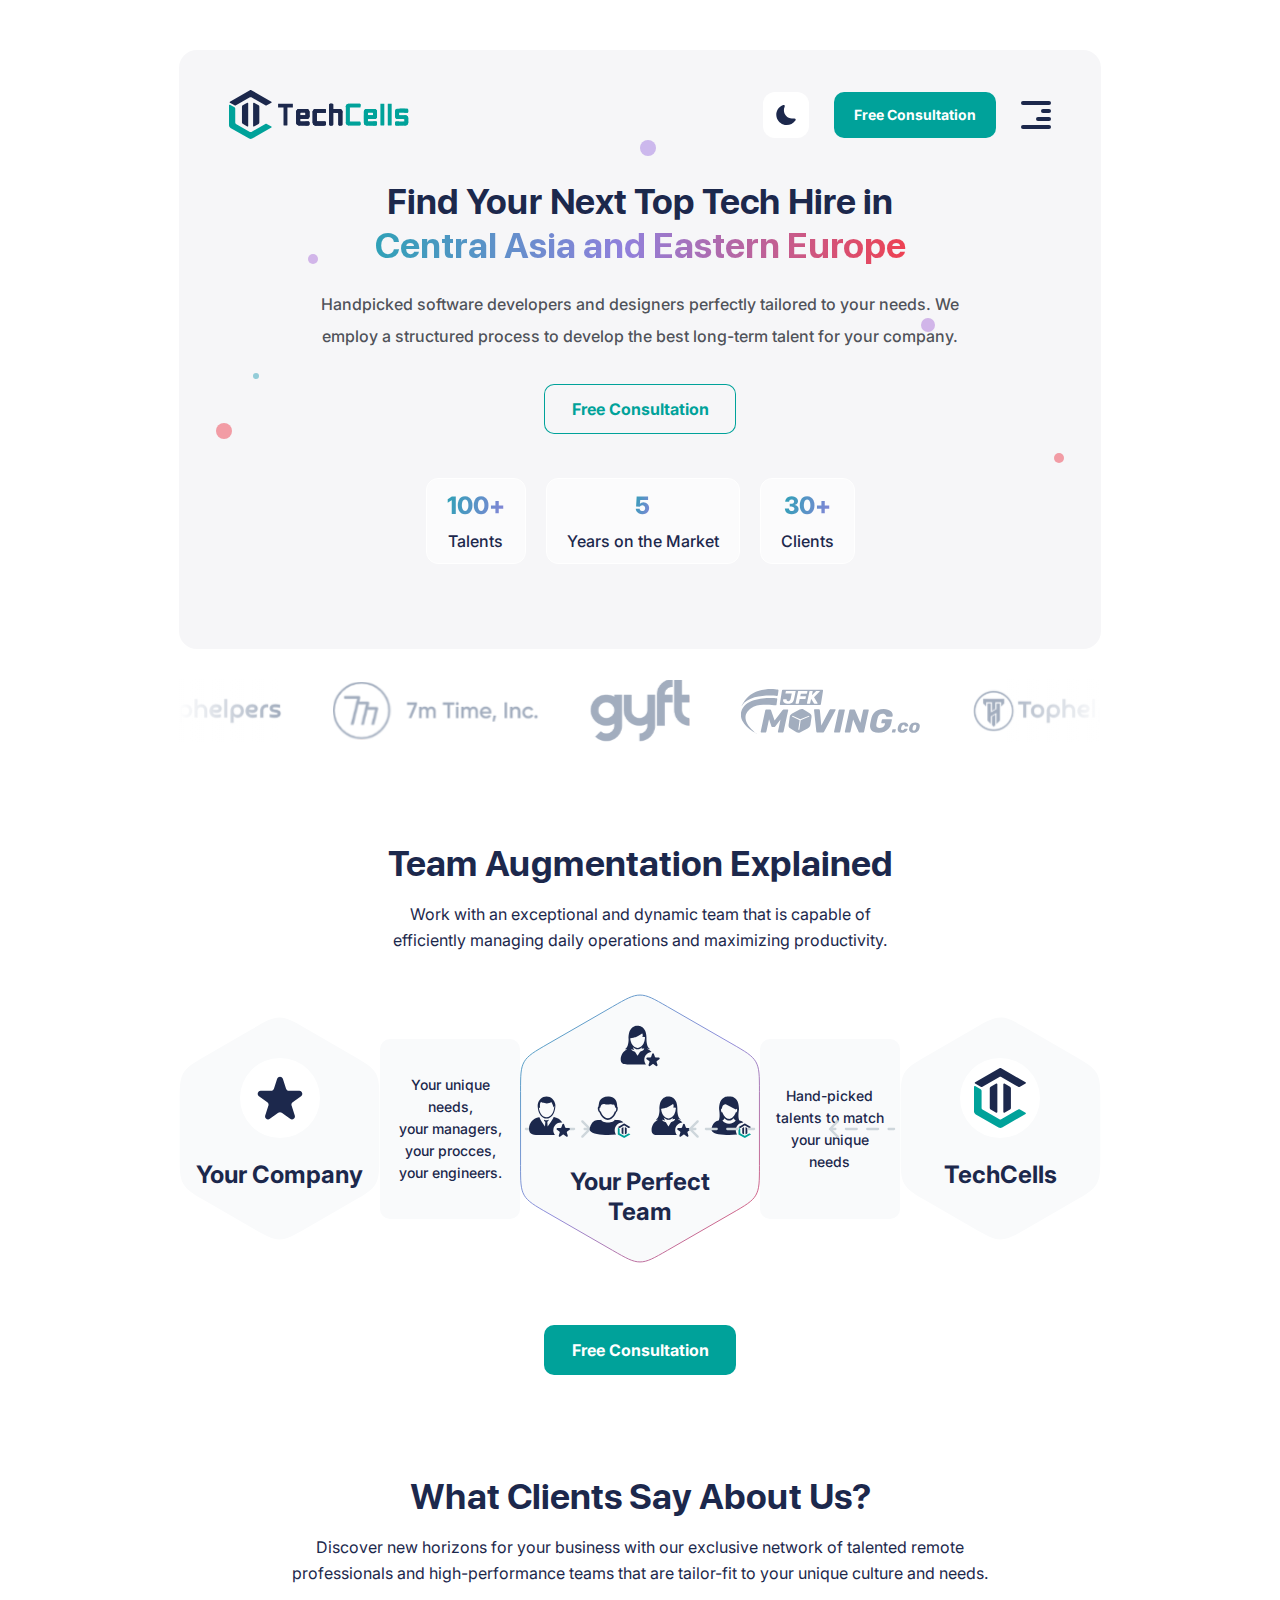
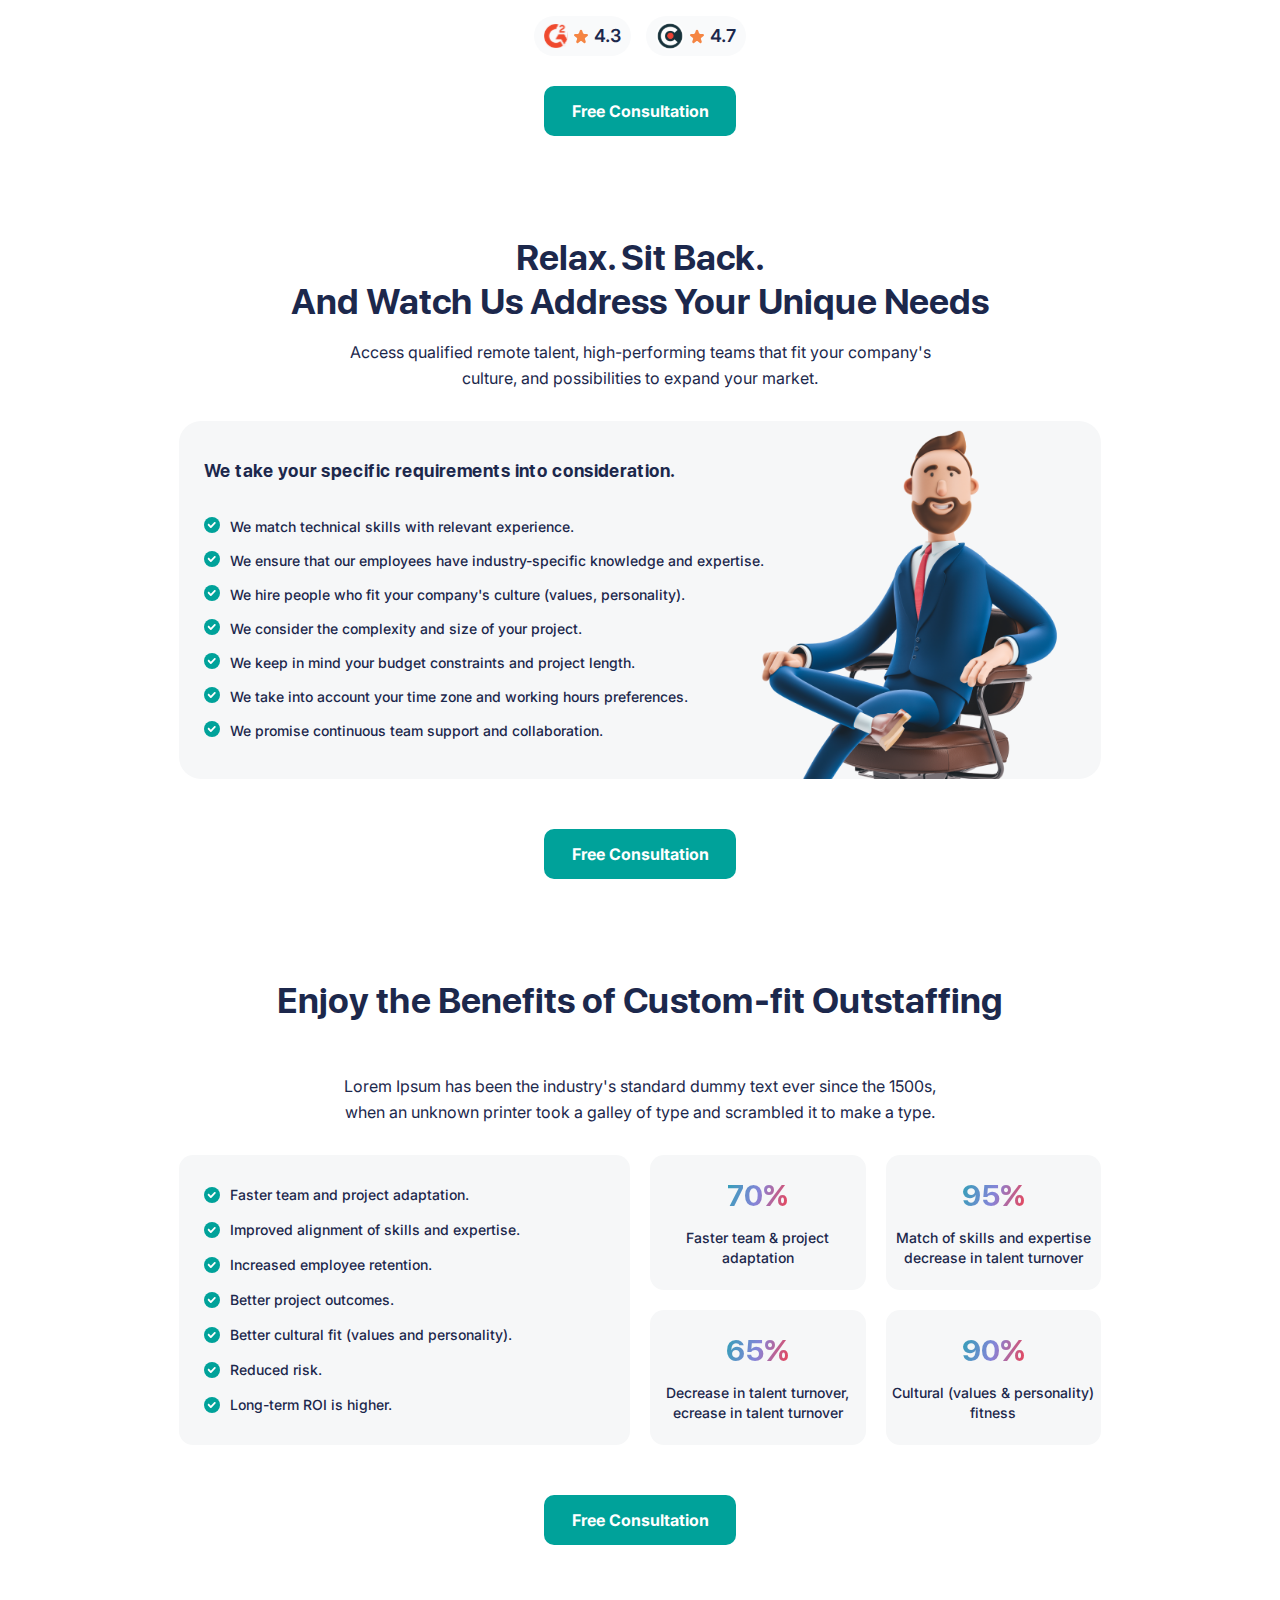
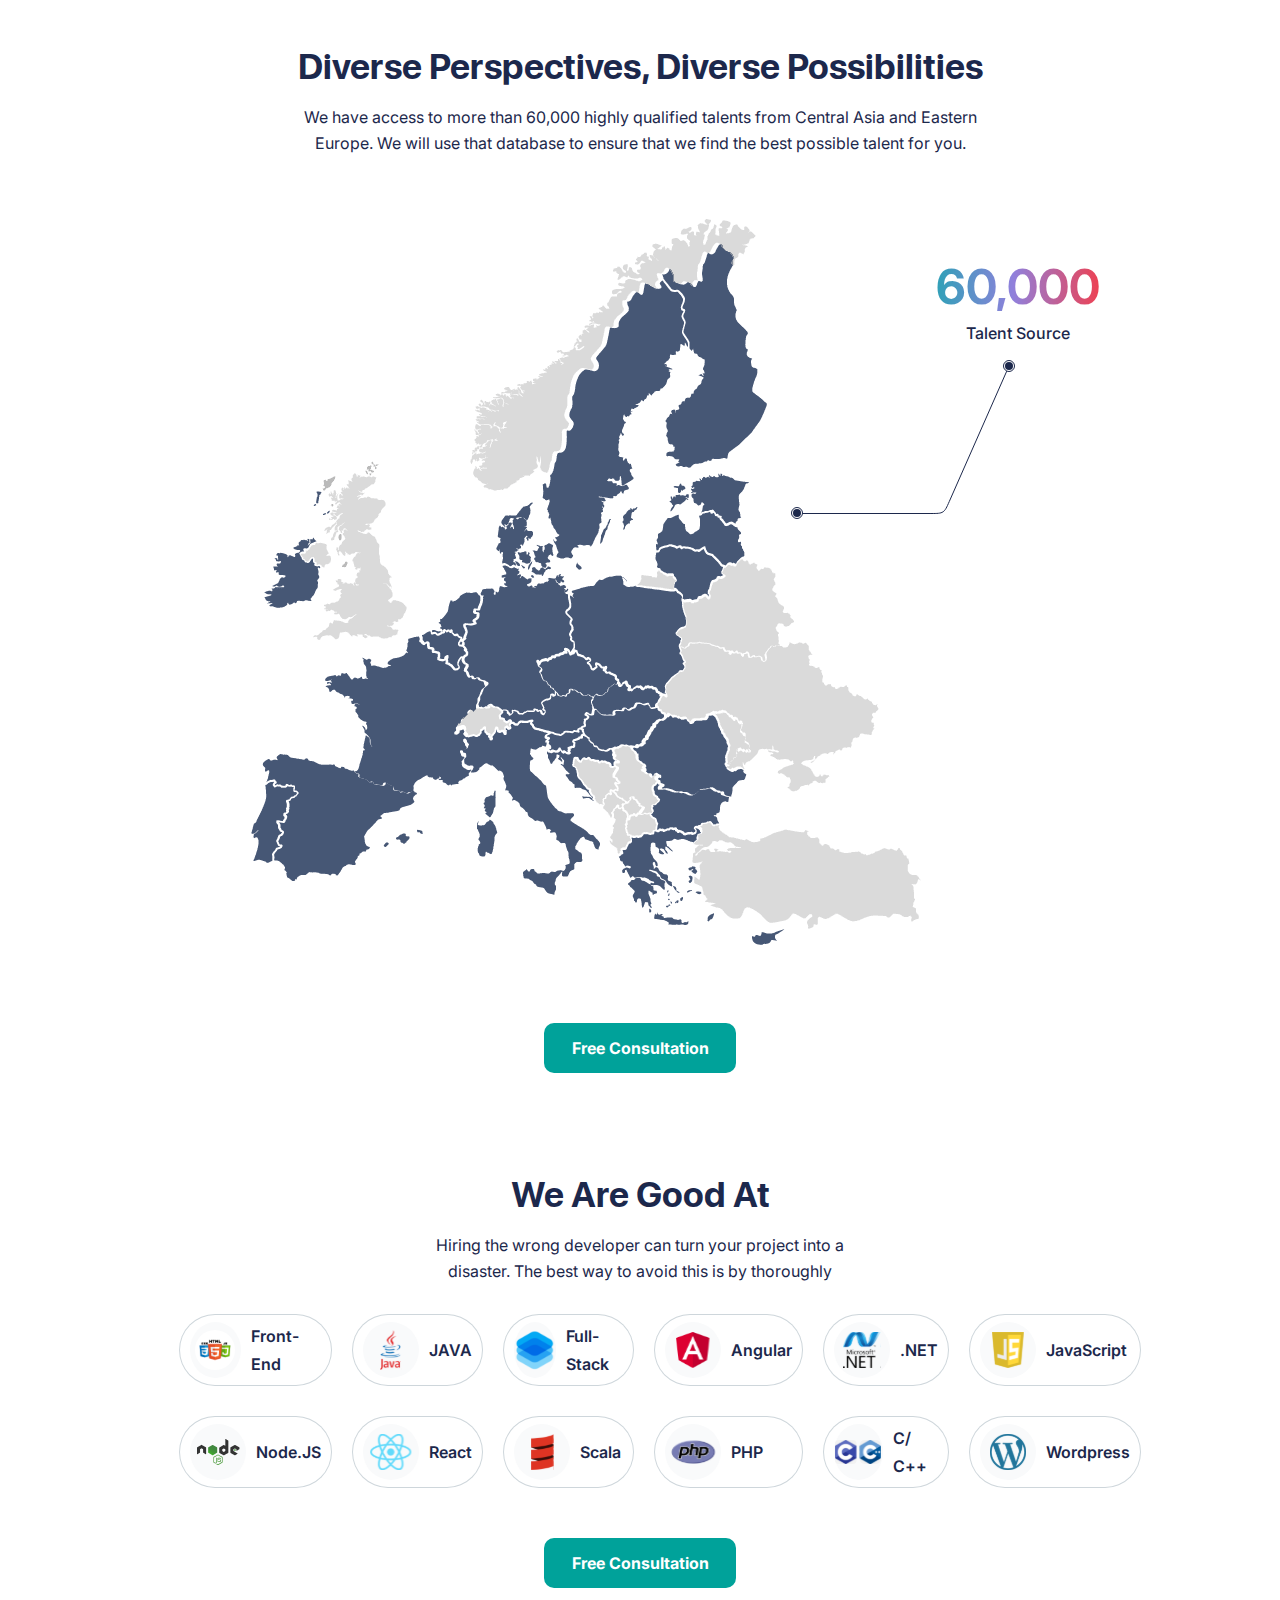
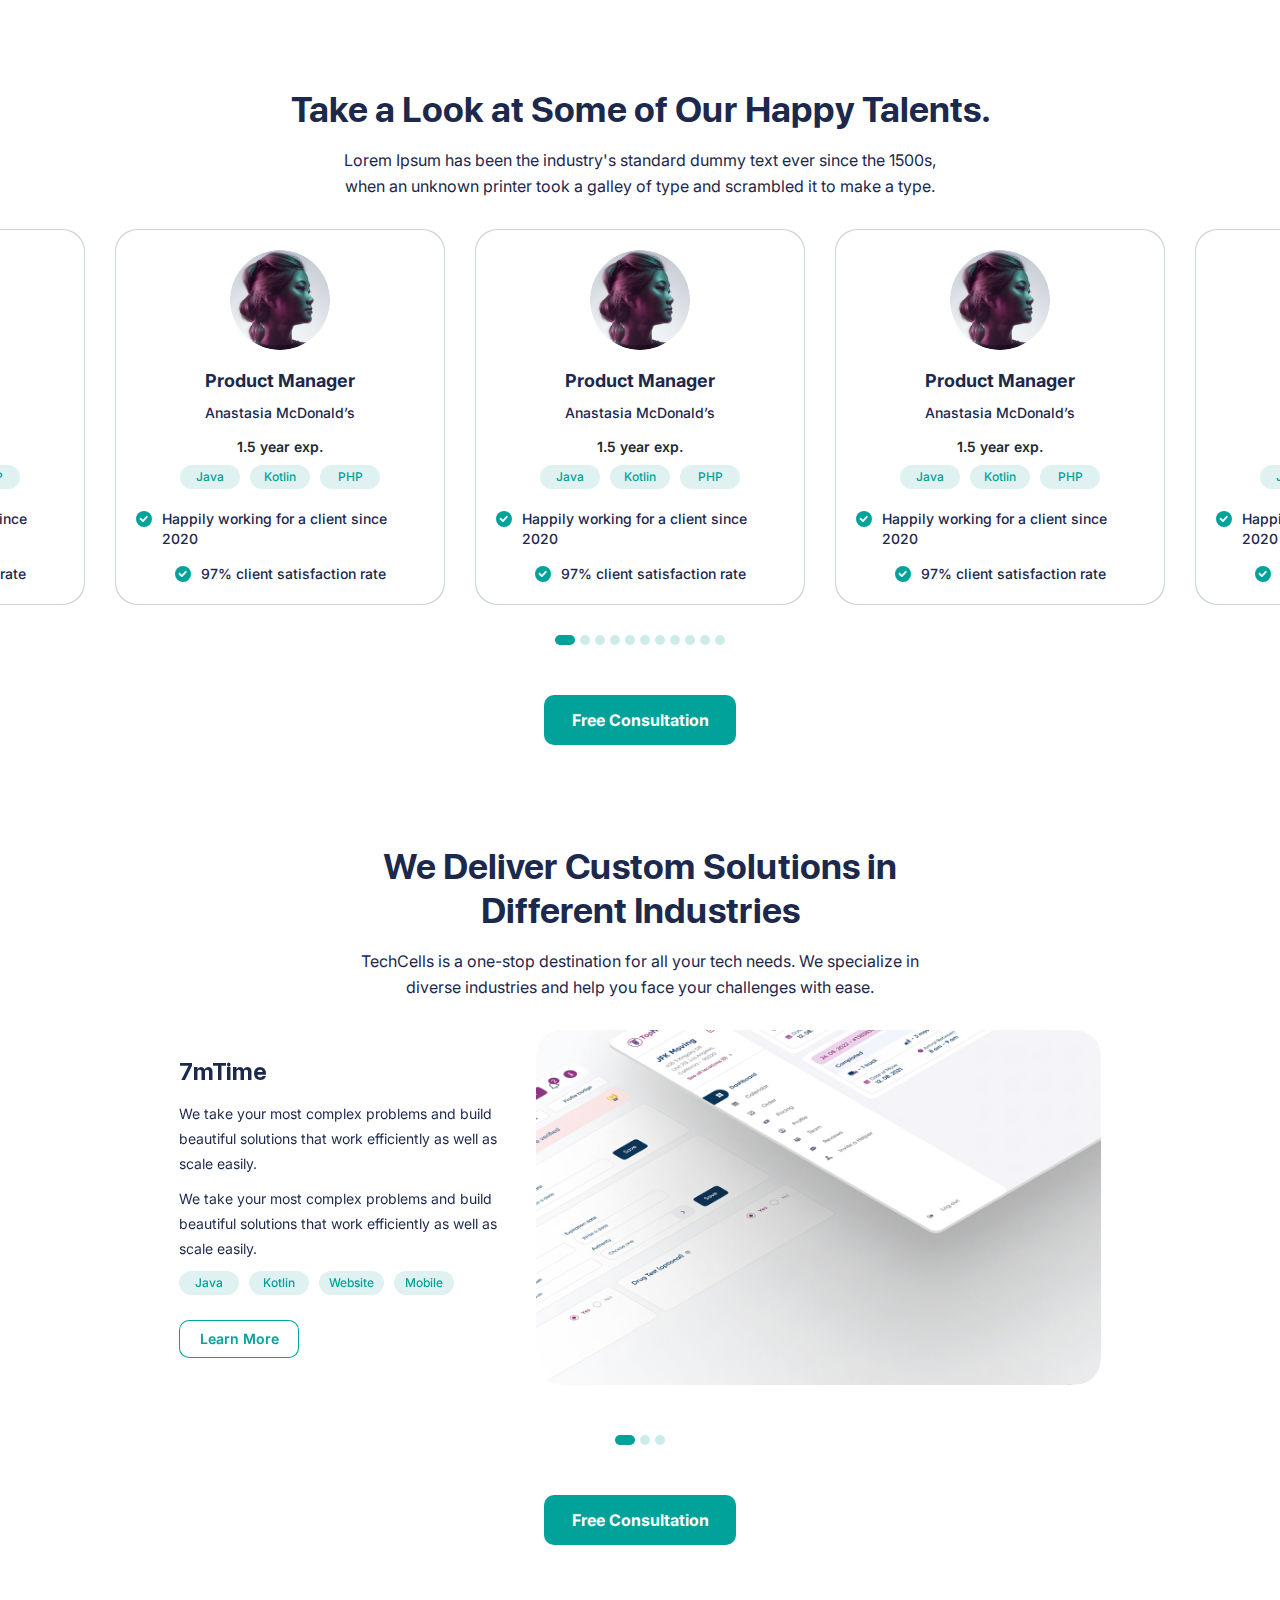
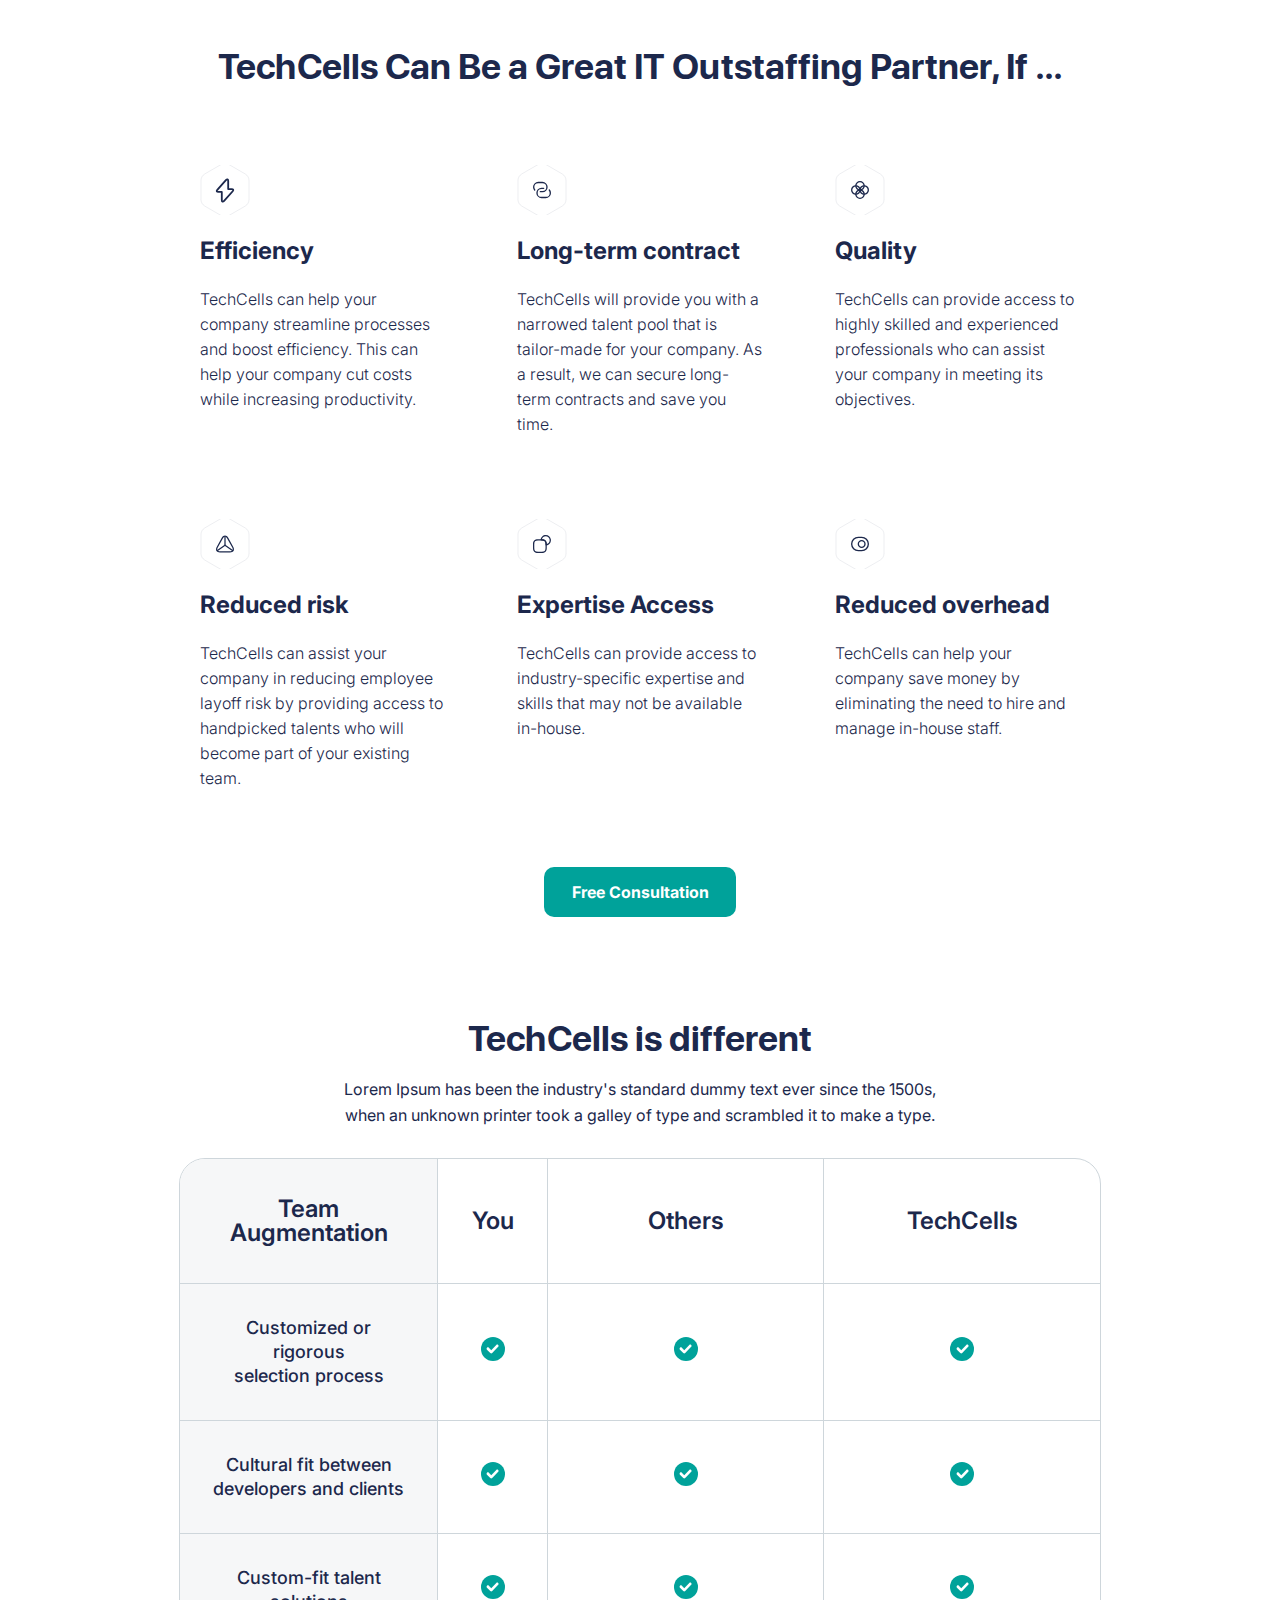
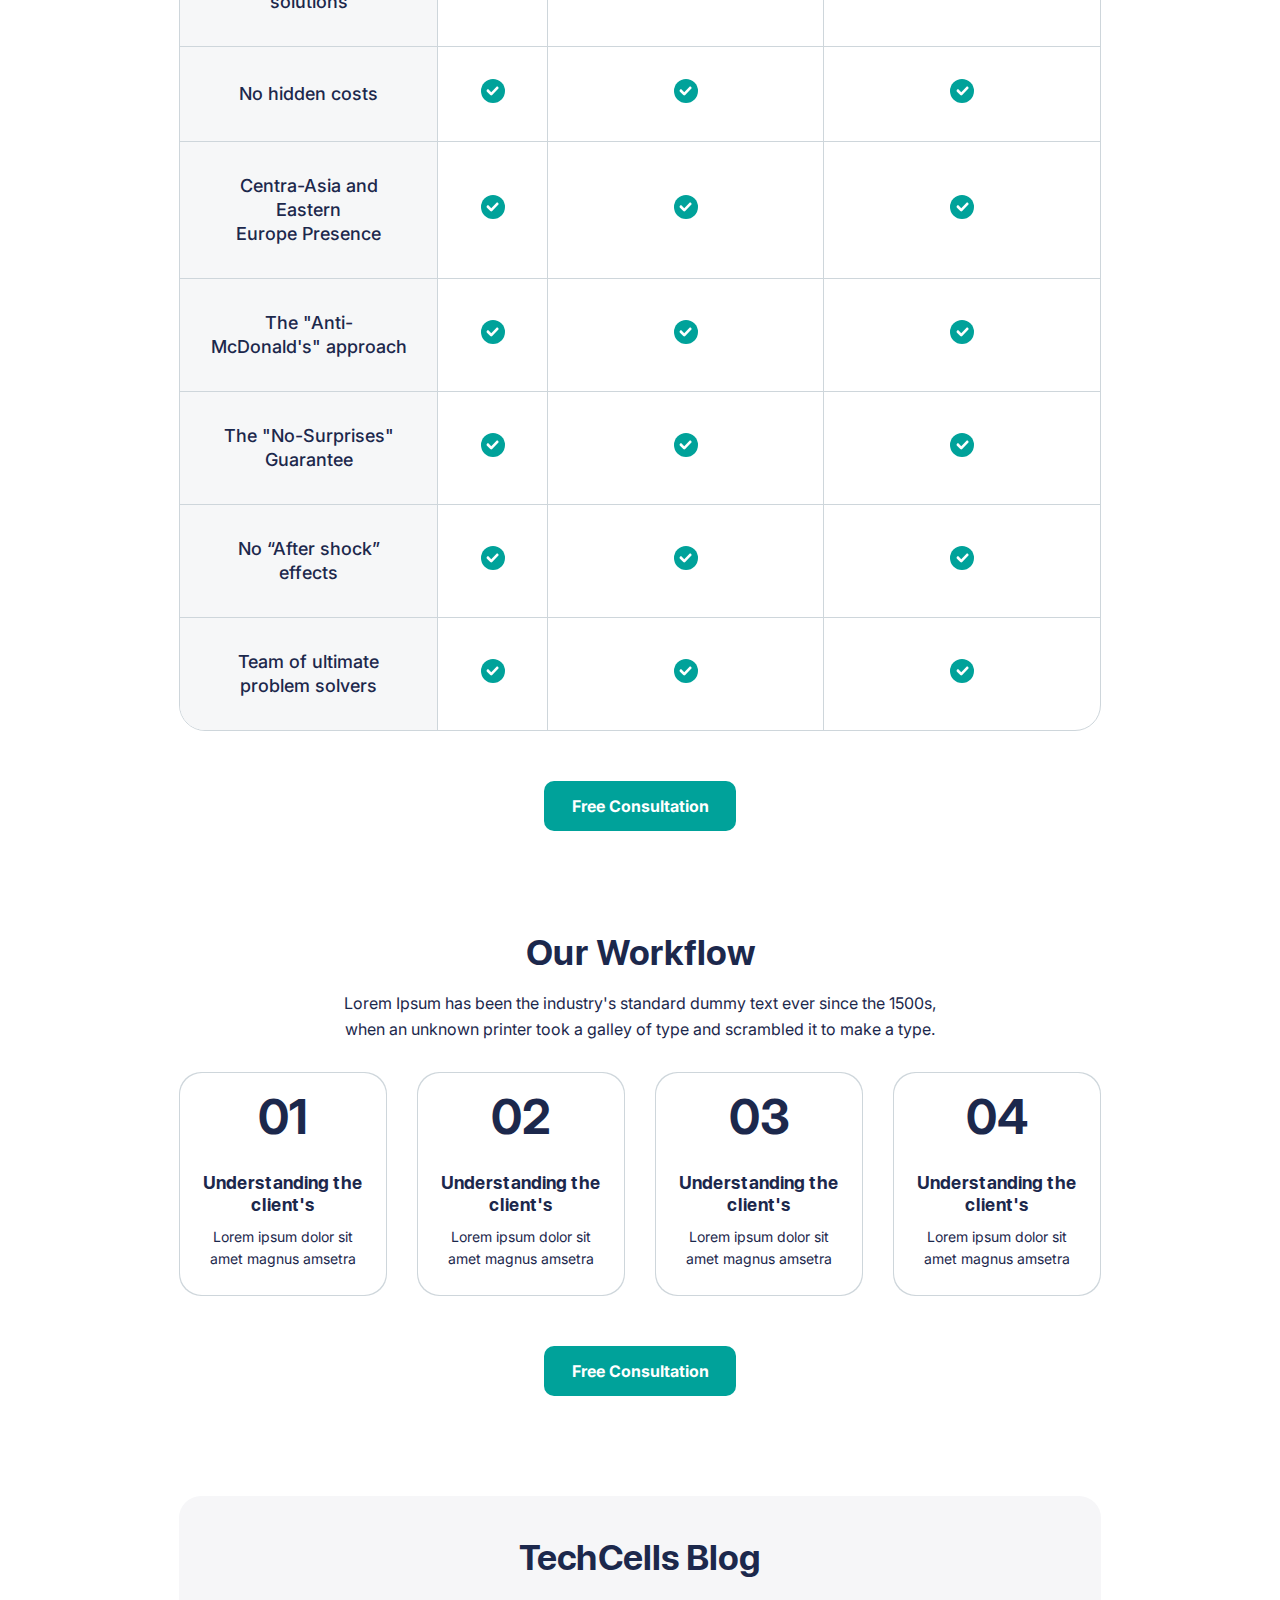
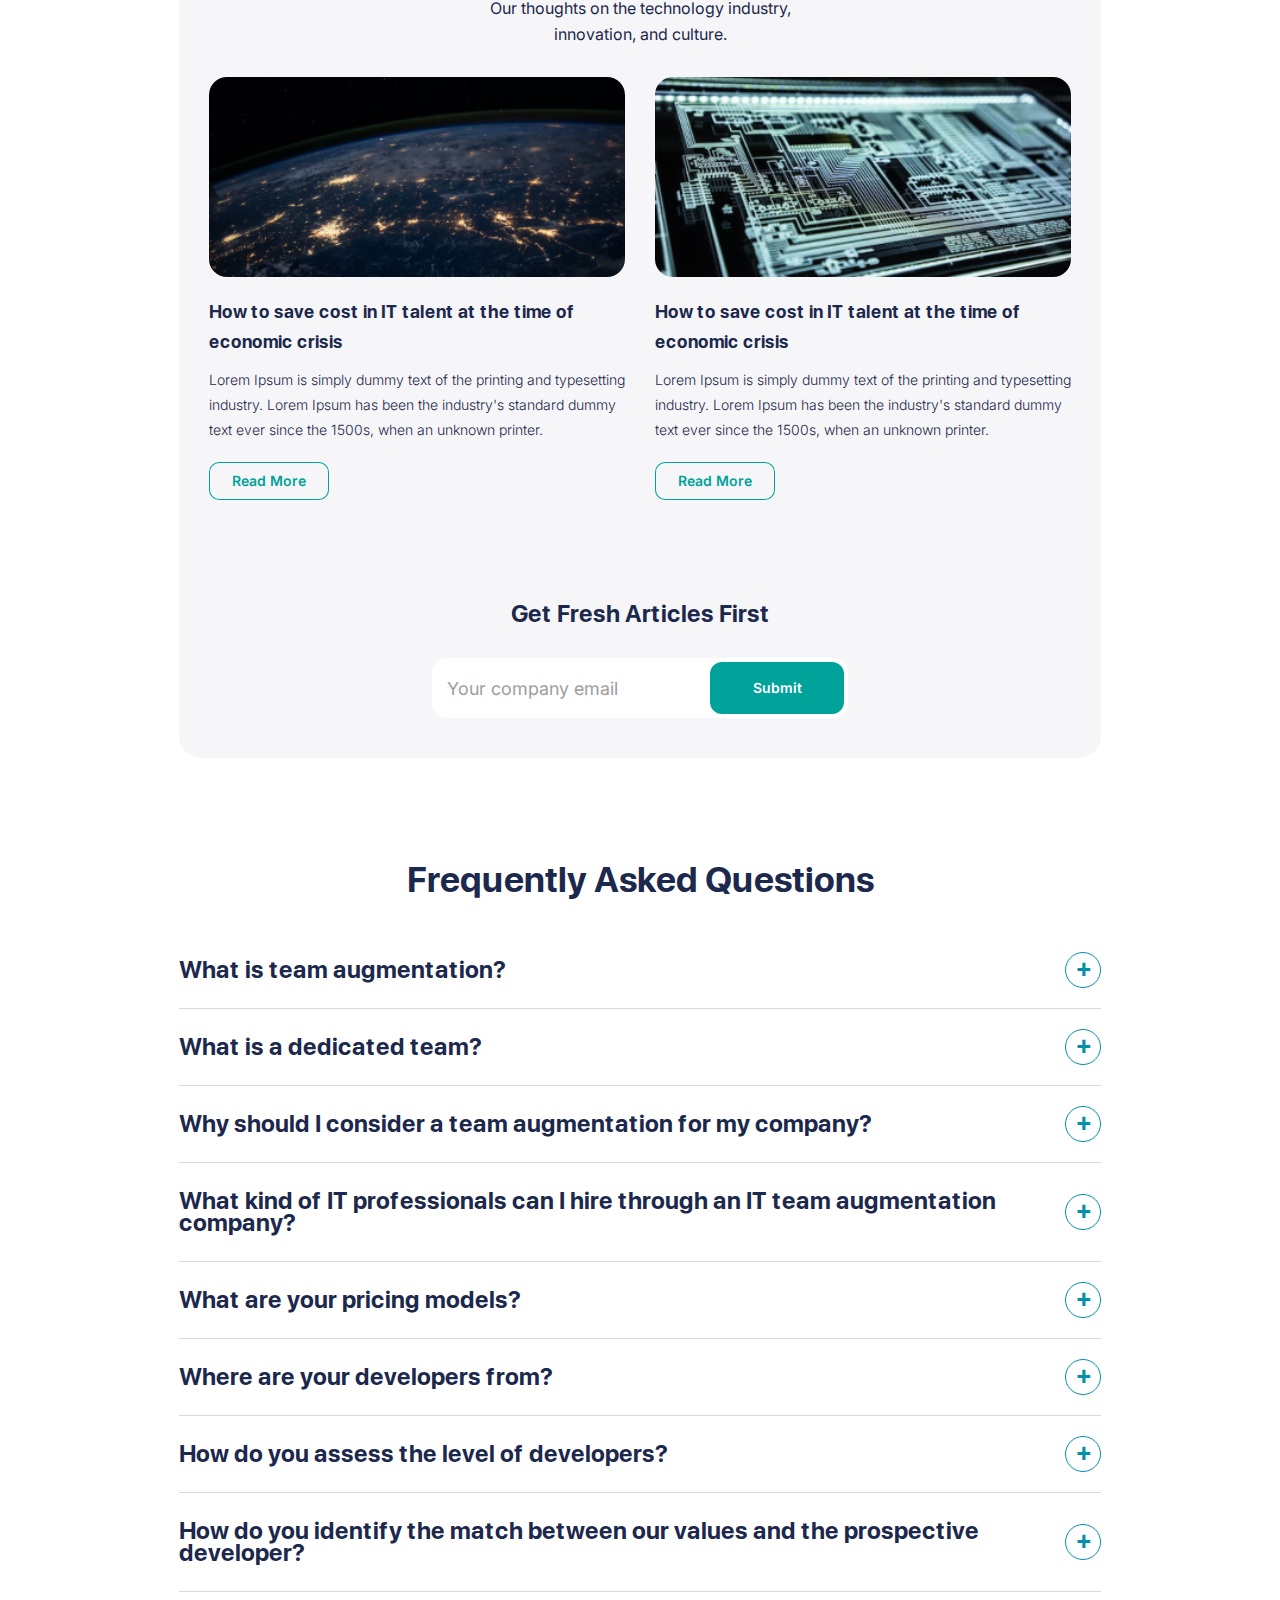
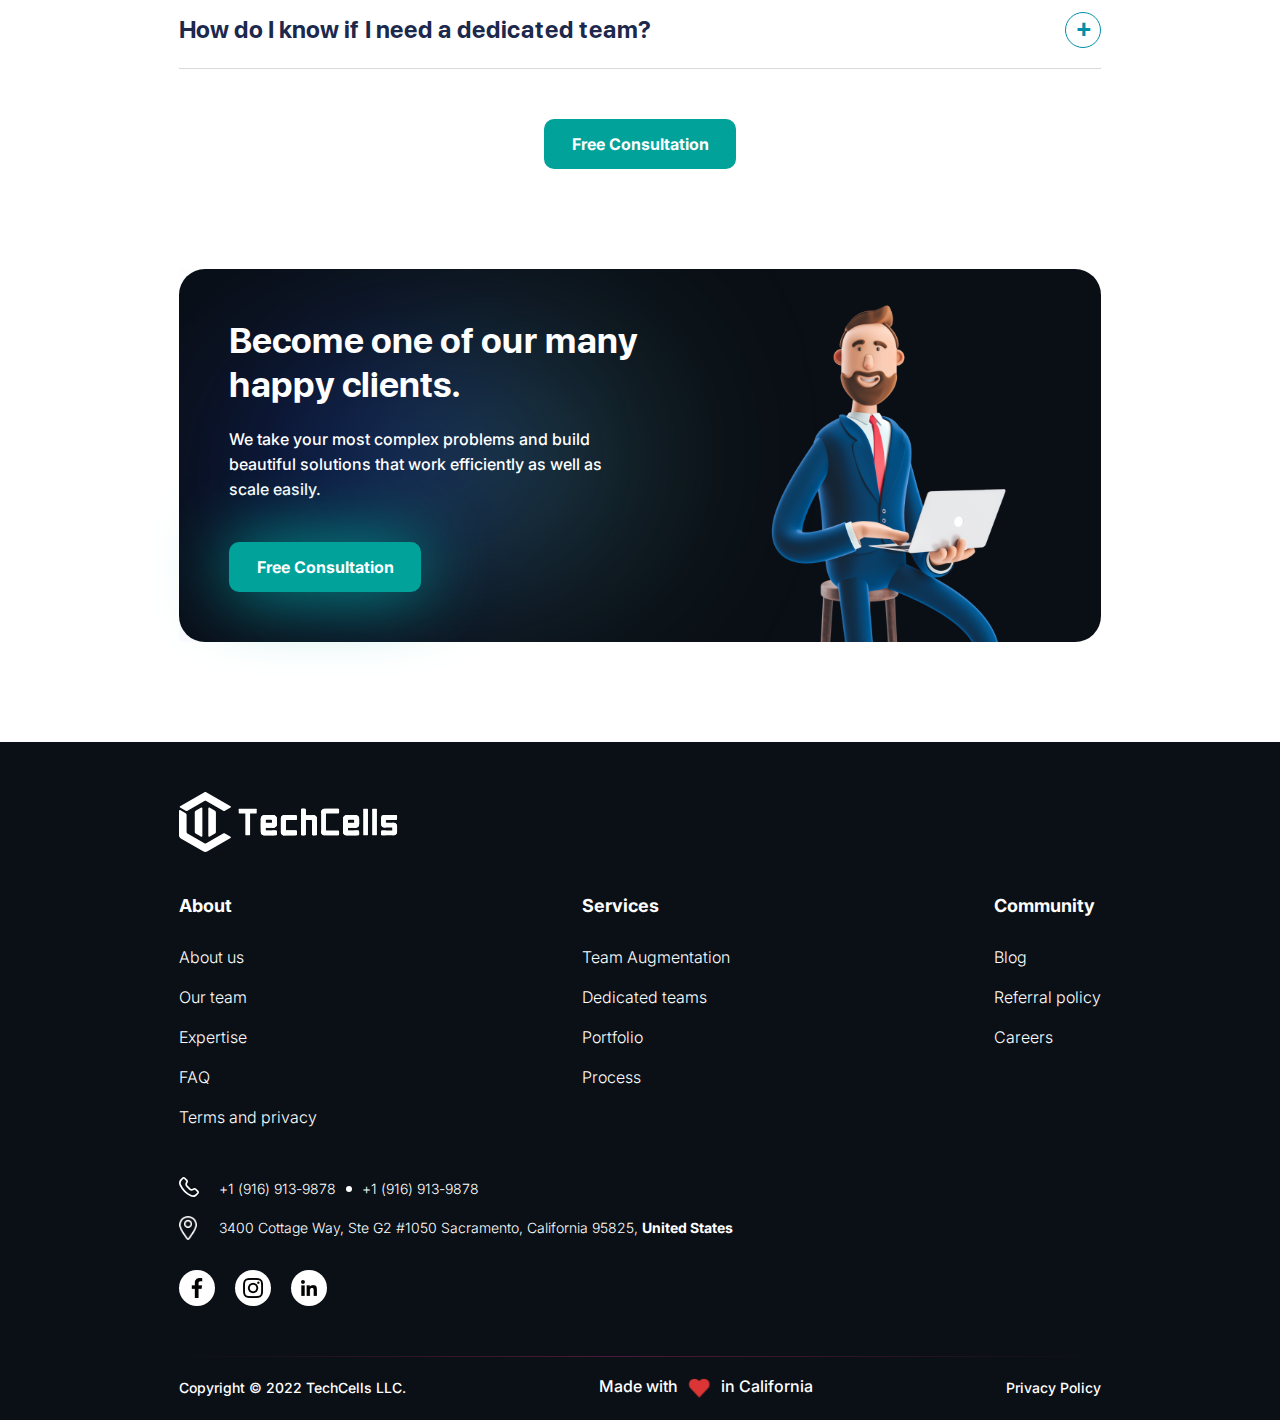
<file: team-augmentation.html>
<!DOCTYPE html>
<html lang="en">
<head>

    <title>Tech Cells</title>
    <meta content="width=device-width,maximum-scale=1,initial-scale=1,user-scalable=0" name="viewport">
    <meta http-equiv="Content-Type" content="text/html;charset=UTF-8" />
    <meta name="author" content="" />
    <meta name="description" content="" />
    <meta name="keywords" content="" /> 
    
    <link rel="stylesheet" href="css/main.css" media="all"/>
    <link rel="stylesheet" href="css/swiper-bundle.min.css" media="all"/>
    <link rel="stylesheet" href="css/hystmodal.min.css" media="all"/>
    <link rel="stylesheet" href="css/responsive.css" media="all"/>

    <link href="favicon.ico" rel="shortcut icon"/>

</head>

<body>  

    <!-- wrapper Start -->
    <div class="wrapper">
        <!-- header Start -->
        <header class="header">
            <div class="container">
                <div class="header__in">
                    <div class="logo">
                        <a href="#">
                            <span class="logo__white">
                                <img src="img/bg/logo.svg" alt="Tech Cells">
                            </span>
                            <span class="logo__dark">
                                <img src="img/bg/logo-w.svg" alt="Tech Cells">
                            </span>
                        </a>
                    </div>
                    <div class="header__right-col">
                        <span class="color-btn">color</span>
                        <a href="#" class="btn">Free Consultation</a>
                        <span class="menu-btn">
                            <span></span>
                            <span></span>
                            <span></span>
                            <span></span>
                        </span>
                    </div>
                </div>
            </div>
        </header>
        <!-- header end -->
        <!-- main-nav Start -->
        <div class="main-nav">
            <div class="balloons">
                <div class="balloons__first"></div>
                <div class="balloons__second"></div>
                <div class="balloons__third"></div>
                <div class="balloons__fourth"></div>
                <div class="balloons__fifth"></div>
                <div class="balloons__sixth"></div>
            </div>
            <div class="main-nav__in">
                <nav class="main-nav__list">
                    <ul>
                        <li>
                            <a href="#">Why Us</a>
                        </li>
                        <li>
                            <a href="#">Team Augmentations</a>
                        </li>
                        <li class="active">
                            <a href="#">Dedicated Tech Teams</a>
                        </li>
                        <li>
                            <a href="#">Referral Program</a>
                        </li>
                        <li>
                            <a href="#">Expertice</a>
                        </li>
                        <li>
                            <a href="#">Careers</a>
                        </li>
                        <li>
                            <a href="#">Blog</a>
                        </li>
                    </ul>
                </nav>
                <div class="articles">
                    <h3 class="articles__title">Features Articles:</h3>
                    <div class="articles__list">
                        <div class="article">
                            <div class="article__photo">
                                <a href="#">
                                    <img src="img/src/article.png" alt="photo">
                                </a>
                            </div>
                            <div class="article__description">
                                <h3 class="article__title">
                                    <a href="#">How to save cost in IT talent</a>
                                </h3>
                                <p>Lorem Ipsum is simply dummy text of the printing and typesetting... <a href="#">More</a></p>
                            </div>
                        </div>
                        <div class="article">
                            <div class="article__photo">
                                <a href="#">
                                    <img src="img/src/article.png" alt="photo">
                                </a>
                            </div>
                            <div class="article__description">
                                <h3 class="article__title">
                                    <a href="#">How to save cost in IT talent</a>
                                </h3>
                                <p>Lorem Ipsum is simply dummy text of the printing and typesetting... <a href="#">More</a></p>
                            </div>
                        </div>
                    </div>
                </div>
            </div>
        </div>
        <!-- main-nav end -->
        <!-- page Start -->
        <main class="page">
            <section class="promo">
                <div class="container">
                    <div class="promo__in">
                        <div class="balloons">
                            <div class="balloons__first"></div>
                            <div class="balloons__second"></div>
                            <div class="balloons__third"></div>
                            <div class="balloons__fourth"></div>
                            <div class="balloons__fifth"></div>
                            <div class="balloons__sixth"></div>
                        </div>
                        <div class="promo__content">
                            <h1 class="promo__title">Find Your Next Top Tech Hire in<br> <span>Central Asia and Eastern Europe</span></h1>
                            <p class="promo__text">Handpicked software developers and designers perfectly tailored to your needs. We employ a structured<br> process to develop the best long-term talent for your company.</p>
                            <a href="#" class="btn btn_big-size btn_transparent-bg">Free Consultation</a>
                            <div class="statistics">
                                <div class="statistic-item">
                                    <span class="statistic-item__number">
                                        <span>100+</span>
                                    </span>
                                    <span class="statistic-item__text">Talents</span>
                                </div>
                                <div class="statistic-item">
                                    <span class="statistic-item__number">
                                        <span>5</span>
                                    </span>
                                    <span class="statistic-item__text">Years on the Market</span>
                                </div>
                                <div class="statistic-item">
                                    <span class="statistic-item__number">
                                        <span>30+</span>
                                    </span>
                                    <span class="statistic-item__text">Clients</span>
                                </div>
                            </div>
                        </div>
                    </div>
                </div>
            </section>
            <section class="main-content">
                <div class="container">
                    <div class="swiper partners-slider">
                        <div class="swiper-wrapper">
                            <div class="swiper-slide">
                                <div class="partners-slider__ligth">
                                    <img src="img/src/partner-3.svg" alt="partner">
                                </div>
                                <div class="partners-slider__dark">
                                    <img src="img/src/partner-3-w.svg" alt="partner">
                                </div>
                            </div>
                            <div class="swiper-slide">
                                <div class="partners-slider__ligth">
                                    <img src="img/src/partner-2.svg" alt="partner">
                                </div>
                                <div class="partners-slider__dark">
                                    <img src="img/src/partner-2-w.svg" alt="partner">
                                </div>
                            </div>
                            <div class="swiper-slide">
                                <div class="partners-slider__ligth">
                                    <img src="img/src/partner-1.svg" alt="partner">
                                </div>
                                <div class="partners-slider__dark">
                                    <img src="img/src/partner-1-w.svg" alt="partner">
                                </div>
                            </div>
                            <div class="swiper-slide">
                                <div class="partners-slider__ligth">
                                    <img src="img/src/partner-4.svg" alt="partner">
                                </div>
                                <div class="partners-slider__dark">
                                    <img src="img/src/partner-4-w.svg" alt="partner">
                                </div>
                            </div>
                            <div class="swiper-slide">
                                <div class="partners-slider__ligth">
                                    <img src="img/src/partner-3.svg" alt="partner">
                                </div>
                                <div class="partners-slider__dark">
                                    <img src="img/src/partner-3-w.svg" alt="partner">
                                </div>
                            </div>
                            <div class="swiper-slide">
                                <div class="partners-slider__ligth">
                                    <img src="img/src/partner-2.svg" alt="partner">
                                </div>
                                <div class="partners-slider__dark">
                                    <img src="img/src/partner-2-w.svg" alt="partner">
                                </div>
                            </div>
                            <div class="swiper-slide">
                                <div class="partners-slider__ligth">
                                    <img src="img/src/partner-1.svg" alt="partner">
                                </div>
                                <div class="partners-slider__dark">
                                    <img src="img/src/partner-1-w.svg" alt="partner">
                                </div>
                            </div>
                            <div class="swiper-slide">
                                <div class="partners-slider__ligth">
                                    <img src="img/src/partner-4.svg" alt="partner">
                                </div>
                                <div class="partners-slider__dark">
                                    <img src="img/src/partner-4-w.svg" alt="partner">
                                </div>
                            </div>
                        </div>
                        <div class="partners-slider__left-dec"></div>
                        <div class="partners-slider__right-dec"></div>
                    </div>
                    <h2 class="title title_indent-bt-sm text-center">Team Augmentation Explained</h2>
                    <p class="sub-title text-center">Work with an exceptional and dynamic team that is capable of<br> efficiently managing daily operations and maximizing productivity.</p>
                    <div class="team-augmentation">
                        <div class="team-augmentation__company right-arrow-dec">
                            <div class="team-augmentation__logo">
                                <div class="team-augmentation__logo-light">
                                    <img src="img/src/team-augmentation-logo-1.svg" alt="logo">
                                </div>
                                <div class="team-augmentation__logo-dark">
                                    <img src="img/src/team-augmentation-logo-1-w.svg" alt="logo">
                                </div>
                            </div>
                            <span class="team-augmentation__title">Your Company</span>
                        </div>
                        <div class="team-augmentation__info right-arrow-dec">
                            <p>Your unique needs,<br> your managers,<br> your procces,<br> your engineers.</p>
                        </div>
                        <div class="team-augmentation__team">
                            <div class="team-augmentation__img">
                                <div class="team-augmentation__img-light">
                                    <img src="img/src/team-img.svg" alt="team">
                                </div>
                                <div class="team-augmentation__img-dark">
                                    <img src="img/src/team-img-w.svg" alt="team">
                                </div>
                            </div>
                            <span class="team-augmentation__title">Your Perfect<br> Team</span>
                        </div>
                        <div class="team-augmentation__info left-arrow-dec">
                            <p>Hand-picked talents to match your unique needs</p>
                        </div>
                        <div class="team-augmentation__company left-arrow-dec">
                            <div class="team-augmentation__logo">
                                <div class="team-augmentation__logo-light">
                                    <img src="img/src/team-augmentation-logo-2.svg" alt="logo">
                                </div>
                                <div class="team-augmentation__logo-dark">
                                    <img src="img/src/team-augmentation-logo-2-w.svg" alt="logo">
                                </div>
                            </div>
                            <span class="team-augmentation__title">TechCells</span>
                        </div>
                    </div>
                    <div class="btn-panel">
                        <a href="#" class="btn btn_big-size">Free Consultation</a>
                    </div>
                    <h2 class="title title_indent-bt-sm text-center">What Clients Say About Us?</h2>
                    <p class="sub-title text-center">Discover new horizons for your business with our exclusive network of talented remote<br> 
                    professionals and high-performance teams that are tailor-fit to your unique culture and needs.</p>
                    <div class="rate-panel">
                        <div class="rate-item">
                            <div class="rate-item__logo">
                                <img src="img/bg/rate-logo-1.svg" alt="logo">
                            </div>
                            <div class="rate-item__star">
                                <img src="img/bg/star.svg" alt="star">
                            </div>
                            <span class="rate-item__text">4.3</span>
                        </div>
                        <div class="rate-item">
                            <div class="rate-item__logo">
                                <img src="img/bg/rate-logo-2.svg" alt="logo">
                            </div>
                            <div class="rate-item__star">
                                <img src="img/bg/star.svg" alt="star">
                            </div>
                            <span class="rate-item__text">4.7</span>
                        </div>
                    </div>
                    <div class="reviews">
                        <div class="review-item">
                            <div class="review-item__in">
                                <span class="review-item__name">
                                    <span>DoubleDoor</span>
                                </span>
                                <div class="review-item__position">
                                    <span>Nauman Malik</span>
                                    <i></i>
                                    <span>Co-Founder</span>
                                </div>
                                <p>We're delighted with our partnership with TechCells. They've exceeded expectations, quickly resolving issues and making improvements. We're impressed with their professionalism, rates, and fast response times. TechCells has been an excellent partner!</p>
                            </div>
                        </div>
                        <div class="review-item">
                            <div class="review-item__in">
                                <span class="review-item__name">
                                    <span>7m Time inc.</span>
                                </span>
                                <div class="review-item__position">
                                    <span>Brandan N. Tang</span>
                                    <i></i>
                                    <span>Founder</span>
                                </div>
                                <p>TechCells have done an amazing job in completing the project. They kept us informed with regular updates and comprehensive descriptions of all features. Their communication was top-notch, and their professionalism was outstanding. They were incredibly helpful in explaining all the details of the work. In particular, the project manager was extraordinary and kept us up to date on everything.</p>
                            </div>
                        </div>
                        <div class="review-item">
                            <div class="review-item__in">
                                <span class="review-item__name">
                                    <span>TopHelpers</span>
                                </span>
                                <div class="review-item__position">
                                    <span>John Kahhor</span>
                                    <i></i>
                                    <span>Founder</span>
                                </div>
                                <p>I enjoy working with TechCells. They understand our requirements and provide creative solutions. After launching, the client experienced an increase in traffic. They're easy to collaborate with, promptly respond to queries, and have a friendly attitude. They pay close attention and are proactive in suggesting new ideas.</p>
                            </div>
                        </div>
                        <div class="review-item">
                            <div class="review-item__in">
                                <span class="review-item__name">
                                    <span>SoftIntel</span>
                                </span>
                                <div class="review-item__position">
                                    <span>Dhaval Tanna</span>
                                    <i></i>
                                    <span>Co-Founder</span>
                                </div>
                                <p>I'm highly impressed with TechCell's work. Thanks to their efforts, the company's delivery time was halved. The team communicated effectively and was always available. Their project management was top-notch. Customers can expect a unique set of skills and solutions that are truly impressive.</p>
                            </div>
                        </div>
                        <div class="review-item">
                            <div class="review-item__in">
                                <span class="review-item__name">
                                    <span>Top Maid Services</span>
                                </span>
                                <div class="review-item__position">
                                    <span>Pablo</span>
                                    <i></i>
                                    <span>Founder</span>
                                </div>
                                <p>I'm highly impressed with TechCell's work. Thanks to their efforts, the company's delivery time was halved. The team communicated effectively and was always available. Their project management was top-notch. Customers can expect a unique set of skills and solutions that are truly impressive.</p>
                            </div>
                        </div>
                        <div class="review-item">
                            <div class="review-item__in">
                                <span class="review-item__name">
                                    <span>Medyear</span>
                                </span>
                                <div class="review-item__position">
                                    <span>Nauman Malik</span>
                                    <i></i>
                                    <span>Co-Founder</span>
                                </div>
                                <p>TechCells has created fantastic applications. Their project management and workflow were effective. Also, the developers were responsive, quick to adapt to our internal environment. and were a part of everyday activities.</p>
                            </div>
                        </div>
                        <div class="review-item">
                            <div class="review-item__in">
                                <span class="review-item__name">
                                    <span>Top Travel Food</span>
                                </span>
                                <div class="review-item__position">
                                    <span>Dhaval Tanna</span>
                                    <i></i>
                                    <span>Co-Founder</span>
                                </div>
                                <p>TechCells is a reliable and highly-recommended development company with excellent communication, quality work, and a no-nonsense attitude. Even on weekends and holidays, they get the job done quickly and efficiently. Our team could not be more pleased with the results of their work and we would definitely recommend them for any project!</p>
                            </div>
                        </div>
                    </div>
                    <div class="btn-panel">
                        <a href="#" class="btn btn_big-size">Free Consultation</a>
                    </div>
                    <h2 class="title title_indent-bt-sm text-center">Relax. Sit Back.<br> And Watch Us Address Your Unique Needs</h2>
                    <p class="sub-title text-center">Access qualified remote talent, high-performing teams that fit your company's<br> culture, and possibilities to expand your market.</p>
                    <div class="requirements">
                        <div class="requirements__description">
                            <h3 class="requirements__title">We take your specific requirements into consideration.</h3>
                            <ul class="gl-info-list">
                                <li>We match technical skills with relevant experience.</li>
                                <li>We ensure that our employees have industry-specific knowledge and expertise.</li>
                                <li>We hire people who fit your company's culture (values, personality).</li>
                                <li>We consider the complexity and size of your project.</li>
                                <li>We keep in mind your budget constraints and project length.</li>
                                <li>We take into account your time zone and working hours preferences.</li>
                                <li>We promise continuous team support and collaboration.</li>
                            </ul>
                        </div>
                        <div class="requirements__img">
                            <img src="img/src/consultant-img-1.png" alt="photo">
                        </div>
                    </div>
                    <div class="btn-panel">
                        <a href="#" class="btn btn_big-size">Free Consultation</a>
                    </div>
                    <h2 class="title text-center">Enjoy the Benefits of Custom-fit Outstaffing</h2>
                    <p class="sub-title text-center">Lorem Ipsum has been the industry's standard dummy text ever since the 1500s,<br> when an unknown printer took a galley of type and scrambled it to make a type.</p>
                    <div class="benefits">
                        <div class="benefits__description">
                            <ul class="gl-info-list">
                                <li>Faster team and project adaptation.</li>
                                <li>Improved alignment of skills and expertise.</li>
                                <li>Increased employee retention.</li>
                                <li>Better project outcomes.</li>
                                <li>Better cultural fit (values and personality).</li>
                                <li>Reduced risk.</li>
                                <li>Long-term ROI is higher.</li>
                            </ul>
                        </div>
                        <div class="benefits__list">
                            <div class="benefit">
                                <span class="benefit__number">
                                    <span>70%</span>
                                </span>
                                <span class="benefit__text">Faster team & project<br> adaptation</span>
                            </div>
                            <div class="benefit">
                                <span class="benefit__number">
                                    <span>95%</span>
                                </span>
                                <span class="benefit__text">Match of skills and expertise<br> decrease in talent turnover</span>
                            </div>
                            <div class="benefit">
                                <span class="benefit__number">
                                    <span>65%</span>
                                </span>
                                <span class="benefit__text">Decrease in talent turnover,<br> ecrease in talent turnover</span>
                            </div>
                            <div class="benefit">
                                <span class="benefit__number">
                                    <span>90%</span>
                                </span>
                                <span class="benefit__text">Cultural (values & personality)<br> fitness</span>
                            </div>
                        </div>
                    </div>
                    <div class="btn-panel">
                        <a href="#" class="btn btn_big-size">Free Consultation</a>
                    </div>
                    <h2 class="title title_indent-bt-sm text-center">Diverse Perspectives, Diverse Possibilities</h2>
                    <p class="sub-title text-center">We have access to more than 60,000 highly qualified talents from Central Asia and Eastern<br> Europe. We will use that database to ensure that we find the best possible talent for you.</p>
                    <div class="talent-source">
                        <div class="talent-source__map">
                            <div class="talent-source__map-light">
                                <img src="img/src/map.png" alt="map">
                            </div>
                            <div class="talent-source__map-dark">
                                <img src="img/src/map-d.png" alt="map">
                            </div>
                        </div>
                        <div class="talent-source__info">
                            <span class="talent-source__nubmer">
                                <span>60,000</span>
                            </span>
                            <small class="talent-source__text">Talent Source</small>
                        </div>
                    </div>
                    <div class="btn-panel">
                        <a href="#" class="btn btn_big-size">Free Consultation</a>
                    </div>
                    <h2 class="title title_indent-bt-sm text-center">We Are Good At</h2>
                    <p class="sub-title text-center">Hiring the wrong developer can turn your project into a<br> disaster. The best way to avoid this is by thoroughly</p>
                    <div class="programs-list">
                        <div class="program-item">
                            <div class="program-item__in">
                                <div class="program-item__icon">
                                    <img src="img/src/program-logo-1.svg" alt="icon">
                                </div>
                                <span class="program-item__name">Front-End</span>
                            </div>
                        </div>
                        <div class="program-item">
                            <div class="program-item__in">
                                <div class="program-item__icon">
                                    <img src="img/src/program-logo-2.svg" alt="icon">
                                </div>
                                <span class="program-item__name">JAVA</span>
                            </div>
                        </div>
                        <div class="program-item">
                            <div class="program-item__in">
                                <div class="program-item__icon">
                                    <img src="img/src/program-logo-3.svg" alt="icon">
                                </div>
                                <span class="program-item__name">Full-Stack</span>
                            </div>
                        </div>
                        <div class="program-item">
                            <div class="program-item__in">
                                <div class="program-item__icon">
                                    <img src="img/src/program-logo-4.svg" alt="icon">
                                </div>
                                <span class="program-item__name">Angular</span>
                            </div>
                        </div>
                        <div class="program-item">
                            <div class="program-item__in">
                                <div class="program-item__icon">
                                    <img src="img/src/program-logo-5.svg" alt="icon">
                                </div>
                                <span class="program-item__name">.NET</span>
                            </div>
                        </div>
                        <div class="program-item">
                            <div class="program-item__in">
                                <div class="program-item__icon">
                                    <img src="img/src/program-logo-6.svg" alt="icon">
                                </div>
                                <span class="program-item__name">JavaScript</span>
                            </div>
                        </div>
                        <div class="program-item">
                            <div class="program-item__in">
                                <div class="program-item__icon">
                                    <img src="img/src/program-logo-7.svg" alt="icon">
                                </div>
                                <span class="program-item__name">Node.JS</span>
                            </div>
                        </div>
                        <div class="program-item">
                            <div class="program-item__in">
                                <div class="program-item__icon">
                                    <img src="img/src/program-logo-8.svg" alt="icon">
                                </div>
                                <span class="program-item__name">React</span>
                            </div>
                        </div>
                        <div class="program-item">
                            <div class="program-item__in">
                                <div class="program-item__icon">
                                    <img src="img/src/program-logo-9.svg" alt="icon">
                                </div>
                                <span class="program-item__name">Scala</span>
                            </div>
                        </div>
                        <div class="program-item">
                            <div class="program-item__in">
                                <div class="program-item__icon">
                                    <img src="img/src/program-logo-10.svg" alt="icon">
                                </div>
                                <span class="program-item__name">PHP</span>
                            </div>
                        </div>
                        <div class="program-item">
                            <div class="program-item__in">
                                <div class="program-item__icon">
                                    <img src="img/src/program-logo-11.svg" alt="icon">
                                </div>
                                <span class="program-item__name">С/С++</span>
                            </div>
                        </div>
                        <div class="program-item">
                            <div class="program-item__in">
                                <div class="program-item__icon">
                                    <img src="img/src/program-logo-12.svg" alt="icon">
                                </div>
                                <span class="program-item__name">Wordpress</span>
                            </div>
                        </div>
                    </div>
                    <div class="btn-panel">
                        <a href="#" class="btn btn_big-size">Free Consultation</a>
                    </div>
                    <h2 class="title title_indent-bt-sm text-center">Take a Look at Some of Our Happy Talents.</h2>
                    <p class="sub-title text-center">Lorem Ipsum has been the industry's standard dummy text ever since the 1500s,<br> when an unknown printer took a galley of type and scrambled it to make a type.</p>
                    <div class="swiper person-slider">
                        <div class="swiper-wrapper">
                            <div class="swiper-slide">
                                <div class="person">
                                    <div class="person__in">
                                        <div class="person__photo">
                                            <a href="#">
                                                <img src="img/src/person-img-1.jpg" alt="">
                                            </a>
                                        </div>
                                        <span class="person__position">Product Manager</span>
                                        <span class="person__name">Anastasia McDonald’s</span>
                                        <span class="person__experience">1.5 year exp.</span>
                                        <div class="tags">
                                            <span class="tag">Java</span>
                                            <span class="tag">Kotlin</span>
                                            <span class="tag">PHP</span>
                                        </div>
                                        <ul class="gl-info-list">
                                            <li>Happily working for a client since 2020</li>
                                            <li>97% client satisfaction rate</li>
                                        </ul>
                                        <div class="person__btn-panel">
                                            <a href="#" class="btn btn_md-size btn_transparent-bg">Hire Anastasia</a>
                                        </div>
                                    </div>
                                </div>
                            </div>
                            <div class="swiper-slide">
                                <div class="person">
                                    <div class="person__in">
                                        <div class="person__photo">
                                            <a href="#">
                                                <img src="img/src/person-img-1.jpg" alt="">
                                            </a>
                                        </div>
                                        <span class="person__position">Product Manager</span>
                                        <span class="person__name">Anastasia McDonald’s</span>
                                        <span class="person__experience">1.5 year exp.</span>
                                        <div class="tags">
                                            <span class="tag">Java</span>
                                            <span class="tag">Kotlin</span>
                                            <span class="tag">PHP</span>
                                        </div>
                                        <ul class="gl-info-list">
                                            <li>Happily working for a client since 2020</li>
                                            <li>97% client satisfaction rate</li>
                                        </ul>
                                        <div class="person__btn-panel">
                                            <a href="#" class="btn btn_md-size btn_transparent-bg">Hire Anastasia</a>
                                        </div>
                                    </div>
                                </div>
                            </div>
                            <div class="swiper-slide">
                                <div class="person">
                                    <div class="person__in">
                                        <div class="person__photo">
                                            <a href="#">
                                                <img src="img/src/person-img-1.jpg" alt="">
                                            </a>
                                        </div>
                                        <span class="person__position">Product Manager</span>
                                        <span class="person__name">Anastasia McDonald’s</span>
                                        <span class="person__experience">1.5 year exp.</span>
                                        <div class="tags">
                                            <span class="tag">Java</span>
                                            <span class="tag">Kotlin</span>
                                            <span class="tag">PHP</span>
                                        </div>
                                        <ul class="gl-info-list">
                                            <li>Happily working for a client since 2020</li>
                                            <li>97% client satisfaction rate</li>
                                        </ul>
                                        <div class="person__btn-panel">
                                            <a href="#" class="btn btn_md-size btn_transparent-bg">Hire Anastasia</a>
                                        </div>
                                    </div>
                                </div>
                            </div>
                            <div class="swiper-slide">
                                <div class="person">
                                    <div class="person__in">
                                        <div class="person__photo">
                                            <a href="#">
                                                <img src="img/src/person-img-1.jpg" alt="">
                                            </a>
                                        </div>
                                        <span class="person__position">Product Manager</span>
                                        <span class="person__name">Anastasia McDonald’s</span>
                                        <span class="person__experience">1.5 year exp.</span>
                                        <div class="tags">
                                            <span class="tag">Java</span>
                                            <span class="tag">Kotlin</span>
                                            <span class="tag">PHP</span>
                                        </div>
                                        <ul class="gl-info-list">
                                            <li>Happily working for a client since 2020</li>
                                            <li>97% client satisfaction rate</li>
                                        </ul>
                                        <div class="person__btn-panel">
                                            <a href="#" class="btn btn_md-size btn_transparent-bg">Hire Anastasia</a>
                                        </div>
                                    </div>
                                </div>
                            </div>
                            <div class="swiper-slide">
                                <div class="person">
                                    <div class="person__in">
                                        <div class="person__photo">
                                            <a href="#">
                                                <img src="img/src/person-img-1.jpg" alt="">
                                            </a>
                                        </div>
                                        <span class="person__position">Product Manager</span>
                                        <span class="person__name">Anastasia McDonald’s</span>
                                        <span class="person__experience">1.5 year exp.</span>
                                        <div class="tags">
                                            <span class="tag">Java</span>
                                            <span class="tag">Kotlin</span>
                                            <span class="tag">PHP</span>
                                        </div>
                                        <ul class="gl-info-list">
                                            <li>Happily working for a client since 2020</li>
                                            <li>97% client satisfaction rate</li>
                                        </ul>
                                        <div class="person__btn-panel">
                                            <a href="#" class="btn btn_md-size btn_transparent-bg">Hire Anastasia</a>
                                        </div>
                                    </div>
                                </div>
                            </div>
                            <div class="swiper-slide">
                                <div class="person">
                                    <div class="person__in">
                                        <div class="person__photo">
                                            <a href="#">
                                                <img src="img/src/person-img-1.jpg" alt="">
                                            </a>
                                        </div>
                                        <span class="person__position">Product Manager</span>
                                        <span class="person__name">Anastasia McDonald’s</span>
                                        <span class="person__experience">1.5 year exp.</span>
                                        <div class="tags">
                                            <span class="tag">Java</span>
                                            <span class="tag">Kotlin</span>
                                            <span class="tag">PHP</span>
                                        </div>
                                        <ul class="gl-info-list">
                                            <li>Happily working for a client since 2020</li>
                                            <li>97% client satisfaction rate</li>
                                        </ul>
                                        <div class="person__btn-panel">
                                            <a href="#" class="btn btn_md-size btn_transparent-bg">Hire Anastasia</a>
                                        </div>
                                    </div>
                                </div>
                            </div>
                            <div class="swiper-slide">
                                <div class="person">
                                    <div class="person__in">
                                        <div class="person__photo">
                                            <a href="#">
                                                <img src="img/src/person-img-1.jpg" alt="">
                                            </a>
                                        </div>
                                        <span class="person__position">Product Manager</span>
                                        <span class="person__name">Anastasia McDonald’s</span>
                                        <span class="person__experience">1.5 year exp.</span>
                                        <div class="tags">
                                            <span class="tag">Java</span>
                                            <span class="tag">Kotlin</span>
                                            <span class="tag">PHP</span>
                                        </div>
                                        <ul class="gl-info-list">
                                            <li>Happily working for a client since 2020</li>
                                            <li>97% client satisfaction rate</li>
                                        </ul>
                                        <div class="person__btn-panel">
                                            <a href="#" class="btn btn_md-size btn_transparent-bg">Hire Anastasia</a>
                                        </div>
                                    </div>
                                </div>
                            </div>
                            <div class="swiper-slide">
                                <div class="person">
                                    <div class="person__in">
                                        <div class="person__photo">
                                            <a href="#">
                                                <img src="img/src/person-img-1.jpg" alt="">
                                            </a>
                                        </div>
                                        <span class="person__position">Product Manager</span>
                                        <span class="person__name">Anastasia McDonald’s</span>
                                        <span class="person__experience">1.5 year exp.</span>
                                        <div class="tags">
                                            <span class="tag">Java</span>
                                            <span class="tag">Kotlin</span>
                                            <span class="tag">PHP</span>
                                        </div>
                                        <ul class="gl-info-list">
                                            <li>Happily working for a client since 2020</li>
                                            <li>97% client satisfaction rate</li>
                                        </ul>
                                        <div class="person__btn-panel">
                                            <a href="#" class="btn btn_md-size btn_transparent-bg">Hire Anastasia</a>
                                        </div>
                                    </div>
                                </div>
                            </div>
                            <div class="swiper-slide">
                                <div class="person">
                                    <div class="person__in">
                                        <div class="person__photo">
                                            <a href="#">
                                                <img src="img/src/person-img-1.jpg" alt="">
                                            </a>
                                        </div>
                                        <span class="person__position">Product Manager</span>
                                        <span class="person__name">Anastasia McDonald’s</span>
                                        <span class="person__experience">1.5 year exp.</span>
                                        <div class="tags">
                                            <span class="tag">Java</span>
                                            <span class="tag">Kotlin</span>
                                            <span class="tag">PHP</span>
                                        </div>
                                        <ul class="gl-info-list">
                                            <li>Happily working for a client since 2020</li>
                                            <li>97% client satisfaction rate</li>
                                        </ul>
                                        <div class="person__btn-panel">
                                            <a href="#" class="btn btn_md-size btn_transparent-bg">Hire Anastasia</a>
                                        </div>
                                    </div>
                                </div>
                            </div>
                            <div class="swiper-slide">
                                <div class="person">
                                    <div class="person__in">
                                        <div class="person__photo">
                                            <a href="#">
                                                <img src="img/src/person-img-1.jpg" alt="">
                                            </a>
                                        </div>
                                        <span class="person__position">Product Manager</span>
                                        <span class="person__name">Anastasia McDonald’s</span>
                                        <span class="person__experience">1.5 year exp.</span>
                                        <div class="tags">
                                            <span class="tag">Java</span>
                                            <span class="tag">Kotlin</span>
                                            <span class="tag">PHP</span>
                                        </div>
                                        <ul class="gl-info-list">
                                            <li>Happily working for a client since 2020</li>
                                            <li>97% client satisfaction rate</li>
                                        </ul>
                                        <div class="person__btn-panel">
                                            <a href="#" class="btn btn_md-size btn_transparent-bg">Hire Anastasia</a>
                                        </div>
                                    </div>
                                </div>
                            </div>
                            <div class="swiper-slide">
                                <div class="person">
                                    <div class="person__in">
                                        <div class="person__photo">
                                            <a href="#">
                                                <img src="img/src/person-img-1.jpg" alt="">
                                            </a>
                                        </div>
                                        <span class="person__position">Product Manager</span>
                                        <span class="person__name">Anastasia McDonald’s</span>
                                        <span class="person__experience">1.5 year exp.</span>
                                        <div class="tags">
                                            <span class="tag">Java</span>
                                            <span class="tag">Kotlin</span>
                                            <span class="tag">PHP</span>
                                        </div>
                                        <ul class="gl-info-list">
                                            <li>Happily working for a client since 2020</li>
                                            <li>97% client satisfaction rate</li>
                                        </ul>
                                        <div class="person__btn-panel">
                                            <a href="#" class="btn btn_md-size btn_transparent-bg">Hire Anastasia</a>
                                        </div>
                                    </div>
                                </div>
                            </div>
                        </div>
                        <div class="gl-pagination swiper-pagination"></div>
                        <div class="person-slider__arrows">
                            <div class="swiper-button-prev"></div>
                            <div class="swiper-button-next"></div>
                        </div>
                    </div>
                    <div class="btn-panel">
                        <a href="#" class="btn btn_big-size">Free Consultation</a>
                    </div>
                    <h2 class="title title_indent-bt-sm text-center">We Deliver Custom Solutions in<br> Different Industries</h2>
                    <p class="sub-title text-center">TechCells is a one-stop destination for all your tech needs. We specialize in<br> diverse industries and help you face your challenges with ease.</p>
                    <div class="work-slider-wrap">
                        <div class="swiper-button-prev">
                            <span></span>
                        </div>
                        <div class="swiper-button-next">
                            <span></span>
                        </div>
                        <div class="swiper work-slider">
                            <div class="swiper-wrapper">
                                <div class="swiper-slide">
                                    <div class="work-item">
                                        <div class="work-item__description">
                                            <h3 class="small-title">7mTime</h3>
                                            <p>We take your most complex problems and build beautiful solutions that work efficiently as well as scale easily.</p>
                                            <p>We take your most complex problems and build beautiful solutions that work efficiently as well as scale easily.</p>
                                            <div class="tags">
                                                <span class="tag">Java</span>
                                                <span class="tag">Kotlin</span>
                                                <span class="tag">Website</span>
                                                <span class="tag">Mobile</span>
                                            </div>
                                            <a href="#" class="btn btn_small-size btn_transparent-bg">Learn More</a>
                                        </div>
                                        <div class="work-item__photo">
                                            <div class="work-item__photo-light">
                                                <img src="img/src/work-img-1.jpg" alt="work">
                                            </div>
                                            <div class="work-item__photo-dark">
                                                <img src="img/src/work-img-1-d.png" alt="work">
                                            </div>
                                        </div>
                                    </div>
                                </div>
                                <div class="swiper-slide">
                                    <div class="work-item">
                                        <div class="work-item__description">
                                            <h3 class="small-title">7mTime</h3>
                                            <p>We take your most complex problems and build beautiful solutions that work efficiently as well as scale easily.</p>
                                            <p>We take your most complex problems and build beautiful solutions that work efficiently as well as scale easily.</p>
                                            <div class="tags">
                                                <span class="tag">Java</span>
                                                <span class="tag">Kotlin</span>
                                                <span class="tag">Website</span>
                                                <span class="tag">Mobile</span>
                                            </div>
                                            <a href="#" class="btn btn_small-size btn_transparent-bg">Learn More</a>
                                        </div>
                                        <div class="work-item__photo">
                                            <div class="work-item__photo-light">
                                                <img src="img/src/work-img-1.jpg" alt="work">
                                            </div>
                                            <div class="work-item__photo-dark">
                                                <img src="img/src/work-img-1-d.png" alt="work">
                                            </div>
                                        </div>
                                    </div>
                                </div>
                                <div class="swiper-slide">
                                    <div class="work-item">
                                        <div class="work-item__description">
                                            <h3 class="small-title">7mTime</h3>
                                            <p>We take your most complex problems and build beautiful solutions that work efficiently as well as scale easily.</p>
                                            <p>We take your most complex problems and build beautiful solutions that work efficiently as well as scale easily.</p>
                                            <div class="tags">
                                                <span class="tag">Java</span>
                                                <span class="tag">Kotlin</span>
                                                <span class="tag">Website</span>
                                                <span class="tag">Mobile</span>
                                            </div>
                                            <a href="#" class="btn btn_small-size btn_transparent-bg">Learn More</a>
                                        </div>
                                        <div class="work-item__photo">
                                            <div class="work-item__photo-light">
                                                <img src="img/src/work-img-1.jpg" alt="work">
                                            </div>
                                            <div class="work-item__photo-dark">
                                                <img src="img/src/work-img-1-d.png" alt="work">
                                            </div>
                                        </div>
                                    </div>
                                </div>
                            </div>
                            <div class="gl-pagination swiper-pagination"></div>
                        </div>
                    </div>
                    <div class="btn-panel">
                        <a href="#" class="btn btn_big-size">Free Consultation</a>
                    </div>
                    <h2 class="title text-center">TechCells Can Be a Great IT Outstaffing Partner, If ...</h2>
                    <div class="qualities">
                        <div class="qualitie-item">
                            <div class="qualitie-item__in">
                                <div class="gl-icon">
                                    <div class="gl-icon__light">
                                        <img src="img/src/qualitie-icon-1.svg" alt="icon">
                                    </div>
                                    <div class="gl-icon__dark">
                                        <img src="img/src/qualitie-icon-1-w.svg" alt="icon">
                                    </div>
                                </div>
                                <h3 class="qualitie-item__title">
                                    <span>Efficiency</span>
                                </h3>
                                <p>TechCells can help your company streamline processes and boost efficiency. This can help your company cut costs while increasing productivity.</p>
                            </div>
                        </div>
                        <div class="qualitie-item">
                            <div class="qualitie-item__in">
                                <div class="gl-icon">
                                    <div class="gl-icon__light">
                                        <img src="img/src/qualitie-icon-2.svg" alt="icon">
                                    </div>
                                    <div class="gl-icon__dark">
                                        <img src="img/src/qualitie-icon-2-w.svg" alt="icon">
                                    </div>
                                </div>
                                <h3 class="qualitie-item__title">
                                    <span>Long-term contract</span>
                                </h3>
                                <p>TechCells will provide you with a narrowed talent pool that is tailor-made for your company. As a result, we can secure long-term contracts and save you time.</p>
                            </div>
                        </div>
                        <div class="qualitie-item">
                            <div class="qualitie-item__in">
                                <div class="gl-icon">
                                    <div class="gl-icon__light">
                                        <img src="img/src/qualitie-icon-3.svg" alt="icon">
                                    </div>
                                    <div class="gl-icon__dark">
                                        <img src="img/src/qualitie-icon-3-w.svg" alt="icon">
                                    </div>
                                </div>
                                <h3 class="qualitie-item__title">
                                    <span>Quality</span>
                                </h3>
                                <p>TechCells can provide access to highly skilled and experienced professionals who can assist your company in meeting its objectives.</p>
                            </div>
                        </div>
                        <div class="qualitie-item">
                            <div class="qualitie-item__in">
                                <div class="gl-icon">
                                    <div class="gl-icon__light">
                                        <img src="img/src/qualitie-icon-4.svg" alt="icon">
                                    </div>
                                    <div class="gl-icon__dark">
                                        <img src="img/src/qualitie-icon-4-w.svg" alt="icon">
                                    </div>
                                </div>
                                <h3 class="qualitie-item__title">
                                    <span>Reduced risk</span>
                                </h3>
                                <p>TechCells can assist your company in reducing employee layoff risk by providing access to handpicked talents who will become part of your existing team.</p>
                            </div>
                        </div>
                        <div class="qualitie-item">
                            <div class="qualitie-item__in">
                                <div class="gl-icon">
                                    <div class="gl-icon__light">
                                        <img src="img/src/qualitie-icon-5.svg" alt="icon">
                                    </div>
                                    <div class="gl-icon__dark">
                                        <img src="img/src/qualitie-icon-5-w.svg" alt="icon">
                                    </div>
                                </div>
                                <h3 class="qualitie-item__title">
                                    <span>Expertise Access</span>
                                </h3>
                                <p>TechCells can provide access to industry-specific expertise and skills that may not be available in-house.</p>
                            </div>
                        </div>
                        <div class="qualitie-item">
                            <div class="qualitie-item__in">
                                <div class="gl-icon">
                                    <div class="gl-icon__light">
                                        <img src="img/src/qualitie-icon-6.svg" alt="icon">
                                    </div>
                                    <div class="gl-icon__dark">
                                        <img src="img/src/qualitie-icon-6-w.svg" alt="icon">
                                    </div>
                                </div>
                                <h3 class="qualitie-item__title">
                                    <span>Reduced overhead</span>
                                </h3>
                                <p>TechCells can help your company save money by eliminating the need to hire and manage in-house staff.</p>
                            </div>
                        </div>
                    </div>
                    <div class="btn-panel btn-panel_indent-bt-none">
                        <a href="#" class="btn btn_big-size">Free Consultation</a>
                    </div>
                    <h2 class="title title_indent-bt-sm text-center">TechCells is different</h2>
                    <p class="sub-title text-center">Lorem Ipsum has been the industry's standard dummy text ever since the 1500s,<br> when an unknown printer took a galley of type and scrambled it to make a type.</p>
                    <div class="gl-table gl-table_four-col">
                        <table>
                            <thead>
                                <tr>
                                    <th class="gl-table_gray-bg">Team Augmentation</th>
                                    <th>You</th>
                                    <th>Others</th>
                                    <th>TechCells</th>
                                </tr>
                            </thead>
                            <tbody>
                                <tr>
                                    <td class="gl-table_gray-bg">Customized or rigorous<br> selection process</td>
                                    <td>
                                        <span class="gl-check"></span>
                                    </td>
                                    <td>
                                        <span class="gl-check"></span>
                                    </td>
                                    <td>
                                        <span class="gl-check"></span>
                                    </td>
                                </tr>
                                <tr>
                                    <td class="gl-table_gray-bg">Cultural fit between<br> developers and clients</td>
                                    <td>
                                        <span class="gl-check"></span>
                                    </td>
                                    <td>
                                        <span class="gl-check"></span>
                                    </td>
                                    <td>
                                        <span class="gl-check"></span>
                                    </td>
                                </tr>
                                <tr>
                                    <td class="gl-table_gray-bg">Custom-fit talent solutions</td>
                                    <td>
                                        <span class="gl-check"></span>
                                    </td>
                                    <td>
                                        <span class="gl-check"></span>
                                    </td>
                                    <td>
                                        <span class="gl-check"></span>
                                    </td>
                                </tr>
                                <tr>
                                    <td class="gl-table_gray-bg">No hidden costs</td>
                                    <td>
                                        <span class="gl-check"></span>
                                    </td>
                                    <td>
                                        <span class="gl-check"></span>
                                    </td>
                                    <td>
                                        <span class="gl-check"></span>
                                    </td>
                                </tr>
                                <tr>
                                    <td class="gl-table_gray-bg">Centra-Asia and Eastern<br> Europe Presence</td>
                                    <td>
                                        <span class="gl-check"></span>
                                    </td>
                                    <td>
                                        <span class="gl-check"></span>
                                    </td>
                                    <td>
                                        <span class="gl-check"></span>
                                    </td>
                                </tr>
                                <tr>
                                    <td class="gl-table_gray-bg">The "Anti-McDonald's" approach</td>
                                    <td>
                                        <span class="gl-check"></span>
                                    </td>
                                    <td>
                                        <span class="gl-check"></span>
                                    </td>
                                    <td>
                                        <span class="gl-check"></span>
                                    </td>
                                </tr>
                                <tr>
                                    <td class="gl-table_gray-bg">The "No-Surprises" Guarantee</td>
                                    <td>
                                        <span class="gl-check"></span>
                                    </td>
                                    <td>
                                        <span class="gl-check"></span>
                                    </td>
                                    <td>
                                        <span class="gl-check"></span>
                                    </td>
                                </tr>
                                <tr>
                                    <td class="gl-table_gray-bg">No “After shock” effects</td>
                                    <td>
                                        <span class="gl-check"></span>
                                    </td>
                                    <td>
                                        <span class="gl-check"></span>
                                    </td>
                                    <td>
                                        <span class="gl-check"></span>
                                    </td>
                                </tr>
                                <tr>
                                    <td class="gl-table_gray-bg">Team of ultimate problem solvers</td>
                                    <td>
                                        <span class="gl-check"></span>
                                    </td>
                                    <td>
                                        <span class="gl-check"></span>
                                    </td>
                                    <td>
                                        <span class="gl-check"></span>
                                    </td>
                                </tr>
                            </tbody>
                        </table>
                    </div>
                    <div class="btn-panel btn-panel_indent-bt-none">
                        <a href="#" class="btn btn_big-size">Free Consultation</a>
                    </div>
                    <h2 class="title title_indent-bt-sm text-center">Our Workflow</h2>
                    <p class="sub-title text-center">Lorem Ipsum has been the industry's standard dummy text ever since the 1500s,<br> when an unknown printer took a galley of type and scrambled it to make a type.</p>
                    <div class="workflow">
                        <div class="workflow-item">
                            <div class="workflow-item__in">
                                <span class="workflow-item__number">01</span>
                                <h3 class="workflow-item__title">Understanding the client's</h3>
                                <p>Lorem ipsum dolor sit amet magnus amsetra</p>
                            </div>
                        </div>
                        <div class="workflow-item">
                            <div class="workflow-item__in">
                                <span class="workflow-item__number">02</span>
                                <h3 class="workflow-item__title">Understanding the client's</h3>
                                <p>Lorem ipsum dolor sit amet magnus amsetra</p>
                            </div>
                        </div>
                        <div class="workflow-item">
                            <div class="workflow-item__in">
                                <span class="workflow-item__number">03</span>
                                <h3 class="workflow-item__title">Understanding the client's</h3>
                                <p>Lorem ipsum dolor sit amet magnus amsetra</p>
                            </div>
                        </div>
                        <div class="workflow-item">
                            <div class="workflow-item__in">
                                <span class="workflow-item__number">04</span>
                                <h3 class="workflow-item__title">Understanding the client's</h3>
                                <p>Lorem ipsum dolor sit amet magnus amsetra</p>
                            </div>
                        </div>
                    </div>
                    <div class="btn-panel btn-panel_indent-bt-none">
                        <a href="#" class="btn btn_big-size">Free Consultation</a>
                    </div>
                    <div class="blog-wrap">
                        <h2 class="title title_indent-bt-sm text-center">TechCells Blog</h2>
                        <p class="sub-title text-center">Our thoughts on the technology industry,<br> innovation, and culture.</p>
                        <div class="blog">
                            <div class="blog-item">
                                <div class="blog-item__photo">
                                    <a href="#">
                                        <img src="img/src/blog-img-1.jpg" alt="photo">
                                    </a>
                                </div>
                                <h3 class="blog-item__title">
                                    <a href="#">How to save cost in IT talent at the time of economic crisis</a>
                                </h3>
                                <p>Lorem Ipsum is simply dummy text of the printing and typesetting industry. Lorem Ipsum has been the industry's standard dummy text ever since the 1500s, when an unknown printer.</p>
                                <a href="#" class="btn btn_transparent-bg btn_small-size">Read More</a>
                            </div>
                            <div class="blog-item">
                                <div class="blog-item__photo">
                                    <a href="#">
                                        <img src="img/src/blog-img-2.jpg" alt="photo">
                                    </a>
                                </div>
                                <h3 class="blog-item__title">
                                    <a href="#">How to save cost in IT talent at the time of economic crisis</a>
                                </h3>
                                <p>Lorem Ipsum is simply dummy text of the printing and typesetting industry. Lorem Ipsum has been the industry's standard dummy text ever since the 1500s, when an unknown printer.</p>
                                <a href="#" class="btn btn_transparent-bg btn_small-size">Read More</a>
                            </div>
                            <div class="blog-item">
                                <div class="blog-item__photo">
                                    <a href="#">
                                        <img src="img/src/blog-img-3.jpg" alt="photo">
                                    </a>
                                </div>
                                <h3 class="blog-item__title">
                                    <a href="#">How to save cost in IT talent at the time of economic crisis</a>
                                </h3>
                                <p>Lorem Ipsum is simply dummy text of the printing and typesetting industry. Lorem Ipsum has been the industry's standard dummy text ever since the 1500s, when an unknown printer.</p>
                                <a href="#" class="btn btn_transparent-bg btn_small-size">Read More</a>
                            </div>
                        </div>
                        <h3 class="small-title text-center">Get Fresh Articles First</h3>
                        <div class="subscription-form">
                            <form>
                                <input type="email" name="email" placeholder="Your company email">
                                <button type="submit" class="btn btn_md-size">Submit</button>
                            </form>
                        </div>
                    </div>
                    <h2 class="title text-center">Frequently Asked Questions</h2>
                    <div class="accordion">
                        <div class="accordion__item">
                            <div class="accordion__top-panel">
                                <span class="accordion__title">What is team augmentation?</span>
                                <div class="accordion__icon"></div>
                            </div>
                            <div class="accordion__content">
                                <p>IT team augmentation is a process by which a company hires external IT professionals to work alongside their in-house team, either on a temporary or long-term basis.</p>
                            </div>
                        </div>
                        <div class="accordion__item">
                            <div class="accordion__top-panel">
                                <span class="accordion__title">What is a dedicated team?</span>
                                <div class="accordion__icon"></div>
                            </div>
                            <div class="accordion__content">
                                <p>A dedicated team is a group of IT professionals who are solely dedicated to working on a particular project for a specific client. They work exclusively for the client and are often located offsite.</p>
                            </div>
                        </div>
                        <div class="accordion__item">
                            <div class="accordion__top-panel">
                                <span class="accordion__title">Why should I consider a team augmentation for my company?</span>
                                <div class="accordion__icon"></div>
                            </div>
                            <div class="accordion__content">
                                <p>Team augmentation can provide a range of benefits, including filling skills gaps, increasing productivity, and reducing costs. It can also allow you to scale your team up or down quickly to meet changing business needs.</p>
                            </div>
                        </div>
                        <div class="accordion__item">
                            <div class="accordion__top-panel">
                                <span class="accordion__title">What kind of IT professionals can I hire through an IT team augmentation company?</span>
                                <div class="accordion__icon"></div>
                            </div>
                            <div class="accordion__content">
                                <p>We can provide you with access to a wide range of IT professionals, including developers, designers, project managers, quality assurance specialists, and more.</p>
                            </div>
                        </div>
                        <div class="accordion__item">
                            <div class="accordion__top-panel">
                                <span class="accordion__title">What are your pricing models?</span>
                                <div class="accordion__icon"></div>
                            </div>
                            <div class="accordion__content">
                                <p>We charge based on the actual hours worked by our team members, with the rate varying based on the skills and experience required. We work with each client to determine the best pricing model based on their specific requirements and budget.</p>
                            </div>
                        </div>
                        <div class="accordion__item">
                            <div class="accordion__top-panel">
                                <span class="accordion__title">Where are your developers from?</span>
                                <div class="accordion__icon"></div>
                            </div>
                            <div class="accordion__content">
                                <p>We pride ourselves on working with the most skilled and experienced developers from Central Asia and Eastern Europe, and we are committed to finding the best talent to meet the specific needs of our clients.</p>
                            </div>
                        </div>
                        <div class="accordion__item">
                            <div class="accordion__top-panel">
                                <span class="accordion__title">How do you assess the level of developers?</span>
                                <div class="accordion__icon"></div>
                            </div>
                            <div class="accordion__content">
                                <p>At TechCells, we use a rigorous process to assess the level of developers we work with to ensure that we only provide the highest quality talent for our clients. Our assessment process involves evaluating candidates on a number of criteria, including their technical skills, experience, communication abilities, problem-solving skills, and attitude toward work. We also conduct comprehensive background checks and reference checks to verify a candidate's work history and experience.</p>
                            </div>
                        </div>
                        <div class="accordion__item">
                            <div class="accordion__top-panel">
                                <span class="accordion__title">How do you identify the match between our values and the prospective developer?</span>
                                <div class="accordion__icon"></div>
                            </div>
                            <div class="accordion__content">
                                <p>We start by working closely with our clients to understand their core values, work culture, and the specific needs of their projects. We then look for developers who share similar values, work styles, and interests. We have a robust screening process that includes a detailed evaluation of each developer's work history, experience, technical skills, communication abilities, and other important factors.</p>
                            </div>
                        </div>
                        <div class="accordion__item">
                            <div class="accordion__top-panel">
                                <span class="accordion__title">How do I know if I need a dedicated team?</span>
                                <div class="accordion__icon"></div>
                            </div>
                            <div class="accordion__content">
                                <p>A dedicated team can be beneficial if you have a complex or long-term project that requires specialized skills or a high level of attention. It can also be a good option if you do not have the in-house resources or expertise to complete the project on your own.</p>
                            </div>
                        </div>
                    </div>
                    <div class="btn-panel btn-panel_indent-bt-none">
                        <a href="#" class="btn btn_big-size">Free Consultation</a>
                    </div>
                    <div class="customers">
                        <div class="customers__in">
                            <div class="customers__description">
                                <h2 class="title">Become one of our many happy clients.</h2>
                                <p>We take your most complex problems and build beautiful solutions that work efficiently as well as scale easily.</p>
                                <a href="#" class="btn btn_big-size">Free Consultation</a>
                            </div>
                            <div class="customers__img">
                                <img src="img/src/consultant-img-2.png" alt="photo">
                            </div>
                        </div>
                    </div>
                </div>
            </section>
        </main>
        <!-- page end -->
        <!-- footer Sart -->
        <footer class="footer">
            <div class="footer__top-panel">
                <div class="container">
                    <div class="footer__logo">
                        <a href="#">
                            <img src="img/bg/logo-w.svg" alt="Free Consultation">
                        </a>
                    </div>
                    <div class="footer__col">
                        <div class="footer__col-item">
                            <h4 class="footer__title">About</h4>
                            <nav class="footer__nav">
                                <ul>    
                                    <li>
                                        <a href="#">About us</a>
                                    </li>
                                    <li>
                                        <a href="#">Our team</a>
                                    </li>
                                    <li>
                                        <a href="#">Expertise</a>
                                    </li>
                                    <li>
                                        <a href="#">FAQ</a>
                                    </li>
                                    <li>
                                        <a href="#">Terms and privacy</a>
                                    </li>
                                </ul>
                            </nav>
                        </div>
                        <div class="footer__col-item">
                            <h4 class="footer__title">Services</h4>
                            <nav class="footer__nav">
                                <ul>    
                                    <li>
                                        <a href="#">Team Augmentation</a>
                                    </li>
                                    <li>
                                        <a href="#">Dedicated teams</a>
                                    </li>
                                    <li>
                                        <a href="#">Portfolio</a>
                                    </li>
                                    <li>
                                        <a href="#">Process</a>
                                    </li>
                                </ul>
                            </nav>
                        </div>
                        <div class="footer__col-item">
                            <h4 class="footer__title">Community</h4>
                            <nav class="footer__nav">
                                <ul>    
                                    <li>
                                        <a href="#">Blog</a>
                                    </li>
                                    <li>
                                        <a href="#">Referral policy</a>
                                    </li>
                                    <li>
                                        <a href="#">Careers</a>
                                    </li>
                                </ul>
                            </nav>
                        </div>
                        <div class="footer__col-item">
                            <ul class="contacts">
                                <li>
                                    <div class="contacts__icon">
                                        <img src="img/bg/phone-w.svg" alt="phone">
                                    </div>
                                    <span class="contacts__text">
                                        <a href="tel:+1 (916) 913-9878">+1 (916) 913-9878</a>
                                    </span>
                                </li>
                                <li>
                                    <div class="contacts__icon">
                                        <img src="img/bg/phone-w.svg" alt="phone">
                                    </div>
                                    <span class="contacts__text">
                                        <a href="tel:+1 (916) 913-9878">+1 (916) 913-9878</a>
                                    </span>
                                </li>
                                <li>
                                    <div class="contacts__icon contacts__icon_sm-size">
                                        <img src="img/bg/location-w.png" alt="location">
                                    </div>
                                    <span class="contacts__text">3400 Cottage Way, Ste G2 #1050 Sacramento, California 95825, <strong>United States</strong></span>
                                </li>
                            </ul>
                            <dl class="social">
                                <dt>Follow us:</dt>
                                <dd>
                                    <ul>
                                        <li>
                                            <a href="#">
                                                <span class="social__icon">
                                                    <img src="img/bg/facebook.png" alt="facebook">
                                                </span>
                                                <span class="social__text">
                                                    <span>Facebook</span>
                                                </span>
                                            </a>
                                        </li>
                                        <li>
                                            <a href="#">
                                                <span class="social__icon">
                                                    <img src="img/bg/instagram.png" alt="instagram">
                                                </span>
                                                <span class="social__text">
                                                    <span>Instagram</span>
                                                </span>
                                            </a>
                                        </li>
                                        <li>
                                            <a href="#">
                                                <span class="social__icon">
                                                    <img src="img/bg/linkedin.png" alt="linkedin">
                                                </span>
                                                <span class="social__text">
                                                    <span>Linkedin</span>
                                                </span>
                                            </a>
                                        </li>
                                    </ul>
                                </dd>
                            </dl>
                        </div>
                    </div>
                </div>
            </div>
            <div class="footer__bottom-panel">
                <div class="container">
                    <div class="footer__in">
                        <span class="footer__copy">Copyright © 2022 TechCells LLC.</span>
                        <span class="footer__made">Made with<img src="img/bg/heart.svg" alt="heart">in California</span>
                        <a href="#" class="footer__link">Privacy Policy</a>
                    </div>
                </div>
            </div>
        </footer>
        <!-- footer end -->
    </div>   
    <!-- wrapper end -->

    <!-- jQuery libs -->
    <script type="text/javascript" src="js/jquery.min.js"></script>

    <!-- Plugin scripts -->
    <script type="text/javascript" src="js/swiper-bundle.min.js"></script>
    <script type="text/javascript" src="js/hystmodal.min.js"></script>

    <!-- Scripts -->
    <script type="text/javascript" src="js/scripts.js"></script>

</body>

</html>
</file>
<file: css/main.css>
/* fonts */
@import url('https://fonts.googleapis.com/css2?family=Inter:wght@300;400;500;600;700;800&display=swap');

@font-face {
  font-family: 'San Francisco Pro';
  src: url('../fonts/SFProDisplay-Bold.eot');
  src: url('../fonts/SFProDisplay-Bold.eot?#iefix') format('embedded-opentype'),
      url('../fonts/SFProDisplay-Bold.woff2') format('woff2'),
      url('../fonts/SFProDisplay-Bold.woff') format('woff'),
      url('../fonts/SFProDisplay-Bold.ttf') format('truetype');
  font-weight: 700;
  font-style: normal;
  font-display: swap;
  }

/* reset */
*,
*::before,
*::after {
  box-sizing: border-box;
  }

body,
h1,
h2,
h3,
h4,
p,
ul,
ol,
li,
figure,
figcaption,
blockquote,
dl,
dd {
  margin: 0;
  padding: 0;
  }

ul[class],
ol[class] {
  list-style: none;
  }

a:not([class]) {
  text-decoration-skip-ink: auto;
  text-decoration: none;
  }

a {
  color: #00A29A;
  text-decoration: none;
  transition: color .3s linear;
  }

a:hover { 
  color: #01bdb4;
  }

a:focus,
a:hover,
a:active { 
  outline: none !important;
  }

p { 
  margin: 0 0 20px;
  font-size: 16px;
  line-height: 22px;
  }

b, strong { 
  font-weight: 700;
  }

button { 
  margin: 0;
  padding: 0;
  vertical-align: top;
  border: 0;
  background: none;
  border-radius: 0;
  }

button:focus,
button:hover,
button:active { 
  outline: none !important;
  }

img {
  max-width: 100%;
  display: block;
  }

article > * + * {
  margin-top: 1em;
  }

input,
button,
textarea,
select {
  font: inherit;
  }

input:focus,
input:hover,
input:active { 
  outline: none !important;
  }

fieldset { 
  margin: 0 0 20px;
  padding: 0;
  border: 0;
  }

fieldset:last-child { 
  margin: 0;
  }

iframe { vertical-align: top; }

hr { 
  margin: 15px 0;
  width: 100%;
  height: 1px;
  border: 0;
  background: #e5ecdd;
  }

@media (prefers-reduced-motion: reduce) {
  * {
    animation-duration: 0.01ms !important;
    animation-iteration-count: 1 !important;
    transition-duration: 0.01ms !important;
    scroll-behavior: auto !important;
    }
  }

.text-left { text-align: left; }

.text-center { text-align: center; }

.text-right { text-align: right; }

/* container */
.container {
  margin-right: auto;
  margin-left: auto;
  padding-right: 15px;
  padding-left: 15px;
  width: 100%;
  }

@media (min-width: 767px) {
  .container {
    max-width: 767px;
    }
  }

@media (min-width: 952px) {
  .container {
    max-width: 952px;
    }
  }

@media (min-width: 1330px) {
  .container {
    max-width: 1330px;
    }
  }

/* body */
body { 
  min-width: 320px;
  color: #1C284C;
  font: 16px 'Inter', sans-serif;
  font-weight: 400;
  line-height: 22px;
  scroll-behavior: smooth;
  text-rendering: optimizeSpeed;
  transition: .3s background;
  -webkit-text-size-adjust: none;
  -moz-text-size-adjust: none;
  -ms-text-size-adjust: none;
  text-size-adjust: none;
  }

.dark-color { 
  background: #171519;
  }

/* wrapper */
.wrapper { 
  position: relative;
  padding: 40px 0 0;
  }

/* header */
.header { 
  position: absolute;
  width: 100%;
  top: 90px;
  left: 0;
  z-index: 35;
  }

.header_changed { 
  position: relative;
  top: 0;
  }

.header__in { 
  display: flex;
  justify-content: space-between;
  align-items: center;
  padding: 0 50px;
  }

.header_changed .header__in { 
  padding: 50px;
  background: #f6f6f8;
  border-radius: 26px;
  }

.header_changed.active .header__in { 
  background: none;
  }

/* logo */
.logo { 
  width: 180px;
  }

.logo a { 
  position: relative;
  display: block;
  }

.logo__white { 
  transition: .3s opacity;
  }

.dark-color .logo__white { 
  opacity: 0;
  }

.logo__dark { 
  position: absolute;
  display: block;
  width: 100%;
  top: 0;
  left: 0;
  opacity: 0;
  transition: .3s opacity;
  }

.dark-color .logo__dark { 
  opacity: 1;
  }

.logo img { 
  width: 100%;
  }

/* header__right-col */
.header__right-col { 
  display: flex;
  align-items: center;
  gap: 0 30px;
  }

/* color-btn */
.color-btn { 
  position: relative;
  display: inline-block;
  width: 54px;
  height: 54px;
  vertical-align: top;
  font-size: 0;
  background: #fff;
  border-radius: 12px;
  cursor: pointer;
  transition: .3s all;
  }

.dark-color .color-btn { 
  background: #222434;
  }

.color-btn:hover { 
  opacity: 0.8;
  }

.color-btn:before { 
  position: absolute;
  display: block;
  width: 100%;
  height: 100%;
  top: 0;
  left: 0;
  background: url(../img/bg/dark.svg) center no-repeat;
  content: "";
  transition: .3s all;
  }

.dark-color .color-btn:before { 
  opacity: 0;
  }

.color-btn:after { 
  position: absolute;
  display: block;
  width: 100%;
  height: 100%;
  top: 0;
  left: 0;
  background: url(../img/bg/light.svg) center no-repeat;
  content: "";
  opacity: 0;
  transition: .3s all;
  }

.dark-color .color-btn:after { 
  opacity: 1;
  }

/* btn */
.btn { 
  display: inline-block;
  margin: 0;
  padding: 15px 20px;
  vertical-align: top;
  color: #fff;
  font-size: 14px;
  font-family: 'Inter', sans-serif;
  font-weight: 700;
  text-align: center;
  line-height: 24px;
  border: 0;
  background: #00A29A;
  border-radius: 14px;
  cursor: pointer;
  transition: .3s all;
  }

.btn:hover { 
  color: #fff;
  background: #00b9b0;
  }

.btn_transparent-bg { 
  color: #00A29A;
  background: none;
  box-shadow: 0 0 0 1px inset #00A29A;
  }

.btn_transparent-bg:hover { 
  color: #fff;
  background: #00A29A;
  }

.btn_big-size { 
  padding: 17px 18px;
  min-width: 192px;
  font-size: 18px;
  line-height: 30px;
  }

.btn_md-size { 
  padding: 15px 20px;
  font-size: 14px;
  font-weight: 600;
  line-height: 20px;
  }

.btn_small-size { 
  padding: 8px 20px;
  min-width: 120px;
  font-size: 14px;
  font-weight: 600;
  line-height: 24px;
  border-radius: 10px;
  }

/* menu-btn */
.menu-btn { 
  position: relative;
  display: block;
  width: 40px;
  height: 32px;
  cursor: pointer;
  transition: .3s opacity;
  }

.menu-btn:hover { 
  opacity: 0.8;
  }

.menu-btn span { 
  position: absolute;
  display: block;
  width: 40px;
  height: 4px;
  right: 0;
  background: #1C284C;
  border-radius: 10px;
  cursor: pointer;
  transition: top 0.4s cubic-bezier(0.79, 0.21, 0.06, 0.81), transform 0.4s cubic-bezier(0.79, 0.21, 0.06, 0.81);
  }

.dark-color .menu-btn span { 
  background: #fff;
  }

.menu-btn span:nth-child(1) { 
  top: 0;
  }

.menu-btn span:nth-child(2) { 
  top: 9px;
  width: 20px;
  }

.menu-btn span:nth-child(3) { 
  top: 18px;
  width: 30px;
  }

.menu-btn span:nth-child(4) { 
  top: 27px;
  }

.menu-btn.open span:nth-child(1) { 
  top: 15px;
  transform: rotate(-45deg);
  }

.menu-btn.open span:nth-child(2),
.menu-btn.open span:nth-child(3) { 
  transform: scale(0)
  }

.menu-btn.open span:nth-child(4) { 
  top: 15px;
  transform: rotate(45deg);
  }

/* main-nav */
.main-nav { 
  position: absolute;
  padding: 176px 220px 52px;
  width: 1300px;
  top: 40px;
  left: 50%;
  background: #f6f6f8;
  border-radius: 50px;
  transform: translateX(-50%);
  opacity: 0;
  visibility: hidden;
  z-index: 30;
  transition: .3s all;
  }

.dark-color .main-nav { 
  background: #1A1B24;
  }

.main-nav.show { 
  opacity: 1;
  visibility: visible;
  }

.main-nav__in { 
  position: relative;
  z-index: 5;
  }

/* main-nav__list */
.main-nav__list { 
  margin: 0 0 88px;
  }

.main-nav__list ul { 
  list-style: none;
  }

.main-nav__list li { 
  margin: 0 0 30px;
  font-size: 24px;
  text-align: center;
  line-height: 30px;
  }

.main-nav__list li:last-child { 
  margin: 0;
  }

.main-nav__list a { 
  color: #1C284C;
  transition: .1s all;
  }

.dark-color .main-nav__list a { 
  color: #fff;
  }

.main-nav__list .active a,
.main-nav__list a:hover { 
  font-weight: 700;
  text-fill-color: transparent;
  -webkit-text-fill-color: transparent;
  background: linear-gradient(90.95deg, #2FA1B7 -0.28%, #9080DC 47.04%, #EE4152 100%);
  -webkit-background-clip: text;
  background-clip: text;
  }

/* articles__title */
.articles__title { 
  margin: 0 0 15px;
  font-size: 16px;
  font-weight: 600;
  text-align: center;
  line-height: 30px;
  }

.dark-color .articles__title { 
  color: #fff;
  }

/* articles__list */
.articles__list { 
  display: grid;
  grid-template-columns: repeat(2, 1fr);
  gap: 0 20px;
  }

.article { 
  display: flex;
  padding: 10px;
  border: 1px solid #fff;
  background: rgba(255, 255, 255, 0.5);
  border-radius: 14px;
  }

.dark-color .article { 
  background: #222434;
  border-color: #2E2C30;
  }

.article__photo { 
  flex-shrink: 0;
  margin: 0 15px 0 0;
  width: 80px;
  }

.article__photo img { 
  width: 100%;
  border-radius: 12px;
  }

.article__title { 
  font-size: 16px;
  font-weight: 600;
  line-height: 27px;
  }

.article__title a { 
  color: #1C284C;
  }

.dark-color .article__title a { 
  color: #fff;
  }

.article__title a:hover { 
  color: #00A29A;
  }

.article p { 
  margin: 0;
  font-size: 14px;
  font-weight: 300;
  line-height: 25px;
  }

.dark-color .article p { 
  color: #fff;
  }

.article p a { 
  font-weight: 700;
  }

.dark-color .article p a { 
  color: #fff;
  }

/* balloons */
.balloons { 
  position: absolute;
  width: 100%;
  height: 100%;
  top: 0;
  left: 0;
  }

.balloons__first { 
  position: absolute;
  width: 10px;
  height: 10px;
  left: 15%;
  bottom: 35%;
  background: #EE4152;
  border-radius: 100%;
  opacity: 0.5;
  animation-delay: 1.6s;
  animation: shapeAnimate 3s ease-in-out infinite;
  }

.balloons__second { 
  position: absolute;
  width: 6px;
  height: 6px;
  left: 20%;
  bottom: 45%;
  background: #2FA1B7;
  border-radius: 100%;
  opacity: 0.5;
  animation-delay: .8s;
  animation: shapeAnimate 6s ease-in-out infinite;
  }

.balloons__third { 
  position: absolute;
  width: 16px;
  height: 16px;
  top: 15%;
  left: 50%;
  background: #A17AE2;
  border-radius: 100%;
  opacity: 0.5;
  animation-delay: .7s;
  animation: shapeAnimate 4s ease-in-out infinite;
  }

.balloons__fourth { 
  position: absolute;
  width: 10px;
  height: 10px;
  left: 63%;
  bottom: 45%;
  background: #AC74D9;
  border-radius: 100%;
  opacity: 0.5;
  animation-delay: 1.6s;
  animation: shapeAnimate 3s ease-in-out infinite;
  }

.balloons__fifth { 
  position: absolute;
  width: 10px;
  height: 10px;
  top: 32%;
  right: 28%;
  background: #AC74D9;
  border-radius: 100%;
  opacity: 0.5;
  animation-delay: .8s;
  animation: shapeAnimate 6s ease-in-out infinite;
  }

.balloons__sixth { 
  position: absolute;
  width: 10px;
  height: 10px;
  right: 8%;
  bottom: 31%;
  background: #EE4152;
  border-radius: 100%;
  opacity: 0.5;
  animation-delay: .7s;
  animation: shapeAnimate 4s ease-in-out infinite;
  }

@keyframes shapeAnimate {
  0%,
  100% {
    transform: translateY(20px);
  }
  50% {
    transform: translateY(-20px);
  }
}

/* promo */
.promo_indent-bottom { 
  margin: 0 0 150px;
  }

.promo__in { 
  position: relative;
  background: #f6f6f8;
  border-radius: 50px;
  transition: .3s background;
  }

.dark-color .promo__in { 
  background: #1A1B24;
  }

/* promo__content */
.promo__content { 
  position: relative;
  padding: 157px 50px 50px;
  text-align: center;
  z-index: 5;
  }

/* promo__title */
.promo__title { 
  margin: 0 0 30px;
  font-size: 48px;
  font-family: 'San Francisco Pro', sans-serif;
  font-weight: 700;
  line-height: 58px;
  transition: .3s color;
  }

.dark-color .promo__title { 
  color: #fff;
  }

.promo__title span { 
  text-fill-color: transparent;
  -webkit-text-fill-color: transparent;
  background: linear-gradient(90.95deg, #2FA1B7 -0.28%, #9080DC 47.04%, #EE4152 100%);
  -webkit-background-clip: text;
  background-clip: text;
  }

/* promo__text */
.promo__text { 
  margin: 0 0 40px;
  color: rgba(35, 38, 47, 0.8);
  font-size: 18px;
  font-weight: 500;
  line-height: 32px;
  }

.dark-color .promo__text { 
  color: #fff;
  }

/* btn */
.promo .btn { 
  margin: 0 0 50px;
  }

.promo .btn_indent-bottom-none { 
  margin: 0;
  }

/* author */
.promo .author { 
  margin: 0 0 50px;
  justify-content: center;
  text-align: left;
  }

.promo .author__photo { 
  margin: 0 15px 0 0;
  width: 60px;
  }

.promo .author__name { 
  margin: 0 0 10px;
  font-size: 24px;
  line-height: 28px;
  }

.promo .author__post { 
  color: #1C284C;
  font-size: 14px;
  line-height: 22px;
  }

.dark-color .promo .author__post { 
  color: #fff;
  }

/* info-panel */
.info-panel { 
  display: flex;
  justify-content: center;
  gap: 0 26px;
  }

.info-panel__item { 
  display: flex;
  align-items: center;
  padding: 15px 25px;
  border: 1px solid #fff;
  background: rgba(255, 255, 255, 0.5);
  border-radius: 10px;
  }

.dark-color .info-panel__item { 
  color: #fff;
  border: 1px solid #2E2C30;
  background: #222434;
  }

.info-panel__icon { 
  position: relative;
  flex-shrink: 0;
  margin: 0 10px 0 0;
  }

.info-panel__icon-light { 
  transition: .3s opacity;
  }

.dark-color .info-panel__icon-light { 
  opacity: 0;
  }

.info-panel__icon-dark { 
  position: absolute;
  top: 0;
  left: 0;
  opacity: 0;
  transition: .3s opacity;
  }

.dark-color .info-panel__icon-dark { 
  opacity: 1;
  }

.info-panel__text { 
  display: block;
  color: #888B8B;
  font-size: 14px;
  font-weight: 500;
  line-height: 22px;
  }

.dark-color .info-panel__text { 
  color: #fff;
  }

/* statistics */
.statistics { 
  display: flex;
  justify-content: center;
  gap: 0 30px;
  }

.statistic-item { 
  padding: 12px 30px;
  text-align: center;
  border: 1px solid #fff;
  background: rgba(255, 255, 255, 0.5);
  border-radius: 15px;
  transition: .3s all;
  }

.dark-color .statistic-item { 
  background: #222434;
  border: 1px solid #2E2C30;
  }

.statistic-item__number { 
  display: block;
  margin: 0 0 10px;
  font-size: 36px;
  font-weight: 800;
  line-height: 44px;
  }

.statistic-item__number span {
  text-fill-color: transparent; 
  -webkit-text-fill-color: transparent;
  background: linear-gradient(103.44deg, #2EA1B6 0%, #8684D8 100%);
  -webkit-background-clip: text;
  background-clip: text;
  }

.statistic-item__text { 
  display: block;
  font-size: 18px;
  font-weight: 500;
  line-height: 22px;
  transition: .3s color;
  }

.dark-color .statistic-item__text { 
  color: #fff;
  }

/* page */
.page { 
  overflow: hidden;
  }

/* main-content */
.main-content { 
  padding: 50px 0 150px;
  }

/* partners-slider */
.partners-slider { 
  margin: 0 0 100px;
  }

.partners-slider__left-dec { 
  position: absolute;
  width: 100px;
  height: 100%;
  top: 0;
  left: 0;
  z-index: 10;
  }

.partners-slider__left-dec:before { 
  position: absolute;
  display: block;
  width: 100%;
  height: 100%;
  top: 0;
  left: 0;
  background: rgb(255,255,255);
  background: linear-gradient(90deg, rgba(255,255,255,1) 0%, rgba(255,255,255,0) 100%);
  content: "";
  transition: .3s opacity;
  }

.dark-color .partners-slider__left-dec:before { 
  opacity: 0;
  }

.partners-slider__left-dec:after { 
  position: absolute;
  display: block;
  width: 100%;
  height: 100%;
  top: 0;
  left: 0;
  background: rgb(23,21,25);
  background: linear-gradient(90deg, rgba(23,21,25,1) 0%, rgba(23,21,25,0) 100%);
  opacity: 0;
  content: "";
  transition: .3s opacity;
  }

.dark-color .partners-slider__left-dec:after { 
  opacity: 1;
  }

.partners-slider__right-dec { 
  position: absolute;
  width: 100px;
  height: 100%;
  top: 0;
  right: 0;
  z-index: 10;
  }

.partners-slider__right-dec:before { 
  position: absolute;
  display: block;
  width: 100px;
  height: 100%;
  top: 0;
  right: 0;
  background: rgb(255,255,255);
  background: linear-gradient(90deg, rgba(255,255,255,0) 0%, rgba(255,255,255,1) 100%);
  z-index: 10;
  content: "";
  transition: .3s opacity;
  }

.dark-color .partners-slider__right-dec:before { 
  opacity: 0;
  }

.partners-slider__right-dec:after { 
  position: absolute;
  display: block;
  width: 100%;
  height: 100%;
  top: 0;
  left: 0;
  background: rgb(23,21,25);
  background: linear-gradient(90deg, rgba(23,21,25,0) 0%, rgba(23,21,25,1) 100%);
  opacity: 0;
  content: "";
  transition: .3s opacity;
  }

.dark-color .partners-slider__right-dec:after { 
  opacity: 1;
  }

.partners-slider .swiper-wrapper { 
  align-items: center;
  z-index: 5;
  }

.partners-slider .swiper-slide { 
  position: relative;
  width: auto;
  }

.partners-slider__ligth { 
  transition: .3s opacity;
  }

.dark-color .partners-slider__ligth { 
  opacity: 0;
  }

.partners-slider__dark { 
  position: absolute;
  width: 100%;
  top: 0;
  left: 0;
  opacity: 0;
  transition: .3s opacity;
  }

.dark-color .partners-slider__dark { 
  opacity: 1;
  }

/* blockquote */
.blockquote { 
  margin: 0 0 150px;
  padding: 100px 80px 75px;
  border: 1px solid rgba(226, 226, 226, 0.5);
  background: url(../img/bg/blockquote-bg.svg) right 0 no-repeat;
  border-radius: 26px;
  transition: .3s border-color;
  }

.dark-color .blockquote { 
  border-color: #2C2A2E;
  background: url(../img/bg/blockquote-bg-d.svg) right 0 no-repeat;
  }

/* blockquote__text */
.blockquote__text { 
  position: relative;
  margin: 0 0 85px;
  font-size: 24px;
  text-align: center;
  line-height: 45px;
  transition: .3s color;
  }

.dark-color .blockquote__text { 
  color: #fff;
  }

.blockquote__text:before { 
  position: absolute;
  display: block;
  width: 67px;
  height: 60px;
  top: -60px;
  left: 90px;
  background: url(../img/bg/blockquote-l-dec.svg) center no-repeat;
  background-size: 100%;
  content: "";
  }

.dark-color .blockquote__text:before { 
  background: url(../img/bg/blockquote-l-dec-w.svg) center no-repeat;
  background-size: 100%;
  }

.blockquote__text:after { 
  position: absolute;
  display: block;
  width: 67px;
  height: 60px;
  right: 90px;
  bottom: -60px;
  background: url(../img/bg/blockquote-r-dec.svg) center no-repeat;
  background-size: 100%;
  content: "";
  }

.dark-color .blockquote__text:after { 
  background: url(../img/bg/blockquote-r-dec-w.svg) center no-repeat;
  background-size: 100%;
  }

.blockquote__text strong { 
  font-weight: 600;
  }

.blockquote__break-tablet { 
  display: none;
  }

/* blockquote__ceo */
.blockquote__ceo { 
  position: relative;
  padding: 80px 0 0;
  text-align: center;
  transition: .3s color;
  }

.dark-color .blockquote__ceo { 
  color: #fff;
  }

.blockquote__ceo:before { 
  position: absolute;
  display: block;
  width: 52px;
  height: 60px;
  top: 0;
  left: 50%;
  transform: translateX(-50%);
  background: url(../img/bg/logo-sm.svg) center no-repeat;
  background-size: 100%;
  content: "";
  }

.dark-color .blockquote__ceo:before { 
  background: url(../img/bg/logo-sm-w.svg) center no-repeat;
  background-size: 100%;
  }

.blockquote__ceo dt { 
  margin: 0 0 10px;
  font-size: 24px;
  font-weight: 600;
  line-height: 28px;
  }

.blockquote__ceo dd { 
  font-size: 24px;
  line-height: 28px;
  }

/* title */
.title { 
  margin: 0 0 50px;
  font-size: 48px;
  font-family: 'San Francisco Pro', sans-serif;
  font-weight: 700;
  line-height: 58px;
  transition: .3s color;
  }

.dark-color .title { 
  color: #fff;
  }

.title_indent-bt-sm { 
  margin: 0 0 20px;
  }

/* small-title */
.small-title { 
  margin: 0 0 30px;
  font-size: 36px;
  font-family: 'San Francisco Pro', sans-serif;
  font-weight: 700;
  line-height: 44px;
  transition: .3s color;
  }

/* sub-title */
.sub-title { 
  margin: 0 0 50px;
  font-size: 18px;
  line-height: 26px;
  transition: .3s color;
  }

.dark-color .sub-title { 
  color: #fff;
  }

/* gl-icon */
.gl-icon { 
  position: relative;
  width: 62px;
  height: 68px;
  background: url(../img/bg/icon-bg.svg) center no-repeat;
  background-size: 100%;
  }

.dark-color .gl-icon { 
  background: url(../img/bg/icon-bg-d.svg) center no-repeat;
  background-size: 100%;
  }

.gl-icon__light { 
  display: flex;
  justify-content: center;
  align-items: center;
  width: 62px;
  height: 68px;
  transition: .3s opacity;
  }

.dark-color .gl-icon__light { 
  opacity: 0;
  }

.gl-icon__dark { 
  position: absolute;
  display: flex;
  justify-content: center;
  align-items: center;
  width: 62px;
  height: 68px;
  top: 0;
  left: 0;
  opacity: 0;
  transition: .3s opacity;
  }

.dark-color .gl-icon__dark { 
  opacity: 1;
  }

/* info */
.info { 
  display: grid;
  grid-template-columns: repeat(2, 1fr);
  gap: 30px 30px;
  margin: 0 0 50px;
  }

/* info-item */
.info-item { 
  padding: 1px;
  height: 100%;
  background: #fafbfb;
  border-radius: 26px;
  transition: .3s all;
  }

.dark-color .info-item { 
  background: #1A1B24;
  }

.info-item:hover { 
  background: rgb(50,160,185);
  background: linear-gradient(160deg, rgba(50,160,185,1) 0%, rgba(121,137,212,1) 50%, rgba(236,67,86,1) 100%);
  box-shadow: -363px 363px 205px rgba(0, 0, 0, 0.01), 
              -204px 204px 173px rgba(0, 0, 0, 0.05), 
              -91px 91px 128px rgba(0, 0, 0, 0.09), 
              -23px 23px 71px rgba(0, 0, 0, 0.1), 
              0px 0px 0px rgba(0, 0, 0, 0.1);
  }

.info-item__in { 
  display: flex;
  flex-direction: column;
  justify-content: space-between;
  gap: 25px 0;
  padding: 30px 40px;
  height: 100%;
  background: #fafbfb;
  border-radius: 26px;
  transition: .3s background;
  }

.dark-color .info-item__in { 
  background: #1A1B24;
  }

.info-item .gl-icon { 
  margin: 0 0 30px;
  }

.info-item__title { 
  margin: 0 0 15px;
  font-size: 24px;
  font-family: 'San Francisco Pro', sans-serif;
  font-weight: 700;
  line-height: 28px;
  }

.info-item__title span { 
  text-fill-color: transparent;
  -webkit-text-fill-color: transparent;
  background: linear-gradient(90.95deg, #2FA1B7 -0.28%, #9080DC 47.04%, #EE4152 100%);
  -webkit-background-clip: text;
  background-clip: text;
  }

.info-item p { 
  margin: 0;
  font-size: 16px;
  line-height: 25px;
  transition: .3s color;
  }

.dark-color .info-item p { 
  color: #fff;
  }

/* btn-panel */
.btn-panel {
  display: flex;
  justify-content: center;
  gap: 0 30px;
  margin: 0 0 150px;
  }

/* rate-panel */
.rate-panel { 
  display: flex;
  justify-content: center;
  gap: 0 15px;
  margin: 0 0 30px;
  }

.rate-item { 
  display: flex;
  align-items: center;
  gap: 0 5px;
  padding: 0 10px;
  height: 40px;
  background: #F9FAFB;
  border-radius: 100px;
  transition: .3s all;
  }

.dark-color .rate-item { 
  box-shadow: 0 0 0 1px #2E2C30 inset;
  background: #1A1B24;
  }

.rate-item__text { 
  display: block;
  font-size: 18px;
  font-weight: 600;
  line-height: 22px;
  transition: .3s color;
  }

.dark-color .rate-item__text { 
  color: #fff;
  }

/* reviews */
.reviews { 
  column-count: 3;
  column-gap: 30px;
  margin: 0 0 50px;
  }

/* review-item */
.review-item { 
  display: flex;
  break-inside: avoid;
  margin: 0 0 30px;
  padding: 1px;
  background: #E2E2E2;
  border-radius: 26px;
  transition: .3s all;
  }

.dark-color .review-item { 
  background: #2D2B2F;
  }

.review-item:hover { 
  position: relative;
  background: rgb(50,160,185);
  background: linear-gradient(160deg, rgba(50,160,185,1) 0%, rgba(121,137,212,1) 50%, rgba(236,67,86,1) 100%);
  box-shadow: 0px 30px 60px -30px rgba(22, 22, 22, 0.15), 
              0px 50px 100px -20px rgba(181, 181, 181, 0.2);
  z-index: 5;
  }

.dark-color .review-item:hover { 
  box-shadow: -372px 372px 147px rgba(0, 0, 0, 0.01), 
              -238px 238px 135px rgba(0, 0, 0, 0.07), 
              -134px 134px 114px rgba(0, 0, 0, 0.25), 
              -59px 59px 84px rgba(0, 0, 0, 0.43), 
              -15px 15px 46px rgba(0, 0, 0, 0.49), 
              0px 0px 0px rgba(0, 0, 0, 0.5);
  }

.review-item__in { 
  padding: 30px;
  background: #fff;
  border-radius: 26px;
  transition: .3s background;
  }

.dark-color .review-item__in { 
  background: #1A1B24;
  }

/* review-item__name */
.review-item__name { 
  display: block;
  margin: 0 0 5px;
  font-size: 18px;
  font-family: 'San Francisco Pro', sans-serif;
  font-weight: 700;
  line-height: 21px;
  transition: .3s color;
  }

.dark-color .review-item__name { 
  color: #fff;
  }

.review-item:hover .review-item__name span { 
  text-fill-color: transparent;
  -webkit-text-fill-color: transparent;
  background: linear-gradient(90.95deg, #2FA1B7 -0.28%, #9080DC 47.04%, #EE4152 100%);
  -webkit-background-clip: text;
  background-clip: text;
  }

/* review-item__position */
.review-item__position { 
  display: flex;
  align-items: center;
  gap: 0 5px;
  margin: 0 0 25px;
  }

.review-item__position span { 
  display: block;
  font-size: 14px;
  font-weight: 600;
  line-height: 21px;
  transition: .3s color;
  }

.dark-color .review-item__position span { 
  color: #fff;
  }

.review-item__position i { 
  display: block;
  width: 6px;
  height: 6px;
  background: #1C284C;
  border-radius: 100%;
  transition: .3s background;
  }

.dark-color .review-item__position i { 
  background: #fff;
  }

/* review-item */
.review-item p { 
  margin: 0;
  font-size: 14px;
  line-height: 25px;
  transition: .3s color;
  }

.dark-color .review-item p { 
  color: #fff;
  }

/* gl-pagination */
.gl-pagination.swiper-pagination { 
  position: relative;
  display: flex;
  justify-content: center;
  gap: 0 5px;
  padding: 30px 0 0;
  bottom: 0 !important;
  left: 0 !important;
  z-index: 10;
  }

.gl-pagination .swiper-pagination-bullet {
  display: block; 
  margin: 0 !important;
  width: 10px;
  height: 10px;
  vertical-align: top;
  background: rgba(0, 162, 154, 0.2);
  border-radius: 100px;
  transition: .3s all;
  opacity: 1;
  cursor: pointer;
  }

.gl-pagination .swiper-pagination-bullet-active { 
  width: 20px;
  background: #00A29A;
  }

/* reviews-slider */
.reviews-slider { 
  display: none;
  margin: 0 0 40px;
  }

.reviews-slider .review-item { 
  margin: 0;
  }

.reviews-slider .review-item:hover { 
  box-shadow: none;
  }

/* requirements */
.requirements { 
  position: relative;
  margin: 0 0 50px;
  padding: 50px 600px 63px 60px;
  background: #F6F7F8;
  border-radius: 26px;
  transition: .3s background;
  }

.dark-color .requirements { 
  background: #1A1B24;
  }

/* requirements__title */
.requirements__title { 
  margin: 0 0 30px;
  font-size: 24px;
  font-family: 'San Francisco Pro', sans-serif;
  font-weight: 700;
  line-height: 28px;
  transition: .3s color;
  }

.dark-color .requirements__title { 
  color: #fff;
  }

/* gl-info-list */
.gl-info-list li { 
  position: relative;
  margin: 0 0 20px;
  padding: 0 0 0 26px;
  font-size: 16px;
  font-weight: 500;
  line-height: 24px;
  transition: .3s color;
  }

.dark-color .gl-info-list li { 
  color: #fff;
  }

.gl-info-list li:before { 
  position: absolute;
  display: block;
  width: 16px;
  height: 16px;
  top: 5px;
  left: 0;
  background: url(../img/bg/check-list.svg) center no-repeat;
  background-size: 100%;
  content: "";
  }

.gl-info-list li:last-child { 
  margin: 0;
  }

/* requirements__img */
.requirements__img { 
  position: absolute;
  width: 470px;
  right: 67px;
  bottom: 0;
  }

.requirements__img img { 
  width: 100%;
  }

/* benefits */
.benefits { 
  display: grid;
  grid-template-columns: repeat(2, 1fr);
  gap: 0 30px;
  margin: 0 0 50px;
  }

/* benefits__description */
.benefits__description { 
  padding: 34px 40px 32px;
  background: #F6F7F8;
  border-radius: 22px;
  transition: .3s background;
  }

.dark-color .benefits__description { 
  background: #1A1B24;
  }

.benefits .gl-info-list li { 
  margin: 0 0 25px;
  }

.benefits .gl-info-list li:last-child { 
  margin: 0;
  }

/* benefits__list */
.benefits__list { 
  display: grid;
  grid-template-columns: repeat(2, 1fr);
  gap: 30px 30px;
  }

/* benefit */
.benefit { 
  display: flex;
  flex-direction: column;
  justify-content: center;
  gap: 15px 0;
  padding: 20px;
  background: #F6F7F8;
  border-radius: 22px;
  transition: .3s background;
  }

.dark-color .benefit { 
  background: #1A1B24;
  }

.benefit__number { 
  display: block;
  font-size: 48px;
  font-family: 'San Francisco Pro', sans-serif;
  font-weight: 700;
  text-align: center;
  line-height: 56px;
  }

.benefit__number span { 
  background: linear-gradient(106.67deg, #2EA1B6 0%, #8684D8 50.52%, #EE4152 100%);
  -webkit-background-clip: text;
  -webkit-text-fill-color: transparent;
  background-clip: text;
  text-fill-color: transparent;
  }

.benefit__text { 
  display: block;
  font-size: 15px;
  font-weight: 500;
  text-align: center;
  line-height: 22px;
  transition: .3s color;
  }

.dark-color .benefit__text { 
  color: #fff;
  }

/* person-slider */
.person-slider.swiper {  
  margin: 0 0 50px;
  overflow: visible;
  }

.person-slider .gl-pagination.swiper-pagination { 
  display: none;
  }

.person-slider .swiper-slide { 
  width: 330px;
  }

.person-slider__arrows { 
  display: flex;
  gap: 0 30px;
  justify-content: center;
  padding: 50px 0 0;
  }

.person-slider .swiper-button-prev { 
  background: url(../img/bg/left-arrow.svg) center no-repeat;
  }

.person-slider .swiper-button-next { 
  background: url(../img/bg/right-arrow.svg) center no-repeat;
  }

.person-slider .swiper-button-next,
.person-slider .swiper-button-prev { 
  position: static;
  margin: 0;
  width: 60px;
  height: 60px;
  border: 1px solid #00A29A;
  border-radius: 100%;
  transition: .3s opacity;
  }

.person-slider .swiper-button-next:hover,
.person-slider .swiper-button-prev:hover {
  opacity: 0.6;
  }

.person-slider .swiper-button-next:after,
.person-slider .swiper-button-prev:after { 
  display: none;
  }

/* person */
.person { 
  padding: 1px;
  background: #CED6DB;
  border-radius: 22px;
  transition: .3s all;
  }

.dark-color .person { 
  background: #2F2E30;
  }

.person:hover { 
  background: rgb(50,160,185);
  background: linear-gradient(160deg, rgba(50,160,185,1) 0%, rgba(121,137,212,1) 50%, rgba(236,67,86,1) 100%);
  box-shadow: -108px 108px 61px rgba(0, 0, 0, 0.01), 
              -61px 61px 52px rgba(0, 0, 0, 0.03), 
              -27px 27px 38px rgba(0, 0, 0, 0.04), 
              -7px 7px 21px rgba(0, 0, 0, 0.05), 
              0px 0px 0px rgba(0, 0, 0, 0.05);
  }

.dark-color:hover { 
  box-shadow: -372px 372px 147px rgba(0, 0, 0, 0.01), 
              -238px 238px 135px rgba(0, 0, 0, 0.07), 
              -134px 134px 114px rgba(0, 0, 0, 0.25), 
              -59px 59px 84px rgba(0, 0, 0, 0.43), 
              -15px 15px 46px rgba(0, 0, 0, 0.49), 
              0px 0px 0px rgba(0, 0, 0, 0.5);
  }

.person__in {
  display: flex;
  flex-direction: column;
  align-items: center; 
  padding: 20px;
  background: #fff;
  border-radius: 22px;
  transition: .3s background;
  }

.dark-color .person__in { 
  background: #1A1B24;
  }

.person__photo { 
  margin: 0 0 20px;
  width: 100px;
  }

.person__photo img { 
  width: 100%;
  border-radius: 100%;
  }

.person__position { 
  display: block;
  margin: 0 0 10px;
  font-size: 18px;
  font-weight: 700;
  line-height: 22px;
  transition: .3s color;
  }

.dark-color .person__position { 
  color: #fff;
  }

.person__name { 
  display: block;
  margin: 0 0 15px;
  font-size: 14px;
  font-weight: 500;
  line-height: 22px;
  transition: .3s color;
  }

.dark-color .person__name { 
  color: #fff;
  }

.person__experience { 
  display: block;
  margin: 0 0 10px;
  color: #23262F;
  font-size: 14px;
  font-weight: 600;
  line-height: 16px;
  transition: .3s color;
  }

.dark-color .person__experience { 
  color: #fff;
  }

/* tags */
.tags { 
  display: flex;
  gap: 10px 10px;
  margin: 0 0 20px;
  }

.tag { 
  display: inline-block;
  padding: 4px 10px;
  min-width: 60px;
  vertical-align: top;
  color: #00A29A;
  font-size: 12px;
  font-weight: 500;
  text-align: center;
  line-height: 16px;
  background: #E0F1F1;
  border-radius: 50px;
  transition: .3s background;
  }

.dark-color .tag { 
  background: rgba(0, 162, 154, 0.2);
  }

/* gl-info-list */
.person .gl-info-list { 
  display: flex;
  flex-direction: column;
  align-items: center;
  }

.person .gl-info-list li { 
  margin: 0 0 15px;
  font-size: 14px;
  line-height: 20px;
  }

.person .gl-info-list li:last-child { 
  margin: 0;
  }

/* person__btn-panel */
.person__btn-panel { 
  height: 0;
  overflow: hidden;
  opacity: 0;
  visibility: hidden;
  transition: .3s all;
  }

.person:hover .person__btn-panel { 
  height: 70px;
  opacity: 1;
  visibility: visible;
  }

/* btn */
.person .btn { 
  margin: 20px 0 0;
  width: 100%;
  }

/* work-slider-wrap */
.work-slider-wrap { 
  position: relative;
  margin: 0 0 50px;
  padding: 0 110px;
  }

/* gl-pagination.swiper-pagination */
.work-slider .gl-pagination.swiper-pagination { 
  display: none;
  padding: 50px 0 0;
  }

/* swiper-buttons */
.work-slider-wrap .swiper-button-prev,
.work-slider-wrap .swiper-button-next { 
  width: 60px;
  height: 60px;
  background: #fff;
  border-radius: 100%;
  box-shadow: -64px 64px 36px rgba(0, 0, 0, 0.01), 
              -36px 36px 30px rgba(0, 0, 0, 0.05), 
              -16px 16px 22px rgba(0, 0, 0, 0.09), 
              -4px 4px 12px rgba(0, 0, 0, 0.1), 
              0px 0px 0px rgba(0, 0, 0, 0.1);
  }

.dark-color .work-slider-wrap .swiper-button-prev,
.dark-color .work-slider-wrap .swiper-button-next { 
  background: #1D1C22;
  box-shadow: -99px 99px 39px rgba(0, 0, 0, 0.01), 
              -64px 64px 36px rgba(0, 0, 0, 0.09), 
              -36px 36px 30px rgba(0, 0, 0, 0.3), 
              -16px 16px 22px rgba(0, 0, 0, 0.51), 
              -4px 4px 12px rgba(0, 0, 0, 0.59), 
              0px 0px 0px rgba(0, 0, 0, 0.6);
  }

.work-slider-wrap .swiper-button-prev:after,
.work-slider-wrap .swiper-button-next:after { 
  display: none;
  }

.work-slider-wrap .swiper-button-prev { 
  left: 0;
  }

.work-slider-wrap .swiper-button-next { 
  right: 0;
  }

.work-slider-wrap .swiper-button-next.swiper-button-disabled, 
.work-slider-wrap .swiper-button-prev.swiper-button-disabled { 
  background: #F9FAFB;
  opacity: 1;
  box-shadow: none;
  }

.dark-color .work-slider-wrap .swiper-button-next.swiper-button-disabled, 
.dark-color .work-slider-wrap .swiper-button-prev.swiper-button-disabled {
  background: #1D1C22;
  }

.work-slider-wrap .swiper-button-prev span,
.work-slider-wrap .swiper-button-next span {
  position: absolute;
  display: block;
  width: 100%;
  height: 100%;
  top: 0;
  left: 0;
  }

.work-slider-wrap .swiper-button-prev span:before { 
  position: absolute;
  display: block;
  width: 100%;
  height: 100%;
  top: 0;
  left: 0;
  background: url(../img/bg/left-arrow.svg) center no-repeat;
  content: "";
  transition: .3s opacity;
  }

.work-slider-wrap .swiper-button-next span:before { 
  position: absolute;
  display: block;
  width: 100%;
  height: 100%;
  top: 0;
  left: 0;
  background: url(../img/bg/right-arrow.svg) center no-repeat;
  content: "";
  transition: .3s opacity;
  }

.work-slider-wrap .swiper-button-prev span:after { 
  position: absolute;
  display: block;
  width: 100%;
  height: 100%;
  top: 0;
  left: 0;
  background: url(../img/bg/left-arrow-g.svg) center no-repeat;
  content: "";
  opacity: 0;
  transition: .3s opacity;
  }

.work-slider-wrap .swiper-button-next span:after { 
  position: absolute;
  display: block;
  width: 100%;
  height: 100%;
  top: 0;
  left: 0;
  background: url(../img/bg/right-arrow-g.svg) center no-repeat;
  content: "";
  transition: .3s opacity;
  opacity: 0;
  }

.work-slider-wrap .swiper-button-next.swiper-button-disabled span:before, 
.work-slider-wrap .swiper-button-prev.swiper-button-disabled span:before {
  opacity: 0;
  }

.work-slider-wrap .swiper-button-next.swiper-button-disabled span:after, 
.work-slider-wrap .swiper-button-prev.swiper-button-disabled span:after {
  opacity: 1;
  }

/* work-item */
.work-item { 
  display: flex;
  align-items: center;
  }

.work-item__photo { 
  position: relative;
  flex-shrink: 0;
  margin: 0 0 0 83px;
  width: 636px;
  }

.work-item__photo-light { 
  transition: .3s opacity;
  }

.dark-color .work-item__photo-light { 
  opacity: 0;
  }

.work-item__photo-dark { 
  position: absolute;
  width: 100%;
  top: 0;
  left: 0;
  opacity: 0;
  }

.dark-color .work-item__photo-dark { 
  opacity: 1;
  }

.work-item__photo img { 
  width: 100%;
  border-radius: 26px;
  }

.work-item__description { 
  flex-grow: 1;
  }

.work-item .small-title { 
  margin: 0 0 15px;
  }

.dark-color .small-title { 
  color: #fff;
  }

.work-item p { 
  margin: 0 0 20px;
  font-size: 16px;
  line-height: 25px;
  transition: .3s color;
  }

.dark-color .work-item p { 
  color: #fff;
  }

.work-item .tags { 
  margin: 0 0 25px;
  }

/* blog-wrap */
.blog-wrap { 
  margin: 0 0 150px;
  padding: 50px 40px 60px;
  background: #F6F6F8;
  border-radius: 26px;
  }

.dark-color .blog-wrap { 
  background: #1A1B24;
  }

/* blog */
.blog { 
  display: grid;
  grid-template-columns: repeat(3, 1fr);
  gap: 0 50px;
  margin: 0 0 70px;
  }

.blog_changed { 
  gap: 50px 30px;
  margin: 0 0 50px;
  }

.blog_indent-bottom-big { 
  margin: 0 0 150px;
  }

/* blog-item */
.blog-item__photo { 
  margin: 0 0 20px;
  height: 200px;
  }

.blog_changed .blog-item__photo { 
  margin: 0 0 30px;
  }

.blog-item__photo img { 
  width: 100%;
  height: 100%;
  border-radius: 22px;
  object-fit: cover;
  }

.blog-item__title { 
  margin: 0 0 15px;
  font-size: 18px;
  font-family: 'San Francisco Pro', sans-serif;
  font-weight: 600;
  line-height: 30px;
  }

.blog_changed .blog-item__title { 
  margin: 0 0 20px;
  }

.blog-item__title a { 
  color: #1C284C;
  }

.dark-color .blog-item__title a { 
  color: #fff;
  }

.blog-item__title a:hover { 
  color: #00A29A;
  }

.blog-item p { 
  margin: 0 0 55px;
  font-size: 16px;
  font-weight: 300;
  line-height: 25px;
  }

.dark-color .blog-item p { 
  color: #fff;
  }

.blog-item__panel { 
  display: flex;
  justify-content: space-between;
  align-items: center;
  margin: 0 0 30px;
  }

/* author */
.author { 
  display: flex;
  align-items: center;
  }

.author__photo { 
  flex-shrink: 0;
  margin: 0 10px 0 0;
  width: 40px;
  }

.author__photo img { 
  width: 100%;
  border-radius: 100%;
  }

.author__name { 
  display: block;
  margin: 0 0 2px;
  color: #1C284C;
  font-size: 18px;
  font-family: 'San Francisco Pro', sans-serif;
  font-weight: 700;
  line-height: 22px;
  }

.dark-color .author__name { 
  color: #fff;
  }

.author__post { 
  display: block;
  color: #9D9D9D;
  font-size: 14px;
  font-weight: 500;
  line-height: 22px;
  }

/* blog-item__date */
.blog-item__date { 
  display: block;
  color: #9D9D9D;
  font-size: 14px;
  font-weight: 500;
  line-height: 22px;
  }

/* subscription-form */
.subscription-form { 
  position: relative;
  margin: 0 auto;
  max-width: 500px;
  }

.subscription-form input[type='email'] { 
  padding-right: 150px;
  }

.subscription-form .btn { 
  position: absolute;
  min-width: 134px;
  top: 4px;
  right: 4px;
  border-radius: 12px;
  }

/* input */
.subscription-form input[type='tel'],   
.subscription-form input[type='text'],
.subscription-form input[type='email'],
.subscription-form input[type='password'] {
  margin: 0;
  padding: 0 15px;
  vertical-align: top;
  width: 100%;
  height: 60px;
  color: #9D9D9D;
  font-size: 18px;
  font-family: 'Inter', sans-serif;
  font-weight: 400;
  border: 0;
  background: #fff;
  box-shadow: none !important;
  border-radius: 14px;
  transition: .3s border-color;
  -webkit-appearance: none;
  -moz-appearance: none;
  appearance: none;
  }

.dark-color .subscription-form input[type='tel'],   
.dark-color .subscription-form input[type='text'],
.dark-color .subscription-form input[type='email'],
.dark-color .subscription-form input[type='password'] {
  background: #222434;
  }

.subscription-form input[type='tel']:focus,   
.subscription-form input[type='text']:focus,
.subscription-form input[type='email']:focus,
.subscription-form input[type='password']:focus {
  color: #1C284C;
  }

.subscription-form input[type='tel']::-moz-placeholder,
.subscription-form input[type='text']::-moz-placeholder,
.subscription-form input[type='email']::-moz-placeholder,
.subscription-form input[type='password']::-moz-placeholder {
  color: #9D9D9D;
  opacity: 1;
  outline: none;
  }

.subscription-form input[type='tel']::-webkit-input-placeholder,
.subscription-form input[type='text']::-webkit-input-placeholder,
.subscription-form input[type='email']::-webkit-input-placeholder,
.subscription-form input[type='password']::-webkit-input-placeholder {
  color: #9D9D9D;
  opacity: 1;
  outline: none;
  }

/* accordion */
.accordion { 
  margin: 0 auto 50px;
  padding: 7px 0 0;
  max-width: 1080px;
  }

/* accordion__item */
.accordion__item { 
  padding: 27px 0;
  border-bottom: 1px solid #D9D9D9;
  }

.dark-color .accordion__item { 
  border-bottom: 1px solid #2E2C30;
  } 

.accordion__item:first-child { 
  padding-top: 0;
  }

/* accordion__top-panel */
.accordion__top-panel { 
  position: relative;
  padding: 0 50px 0 0;
  cursor: pointer;
  }

/* accordion__title */ 
.accordion__title { 
  display: block;
  color: #1C284C;
  font-size: 24px;
  font-weight: 700;
  font-family: 'San Francisco Pro', sans-serif;
  line-height: 22px;
  }

.dark-color .accordion__title { 
  color: #fff;
  }

/* accordion__icon */ 
.accordion__icon { 
  position: absolute;
  width: 36px;
  height: 36px;
  top: 50%;
  right: 0;
  transform: translateY(-50%);
  border: 1px solid #0090A8;
  border-radius: 100%;
  }

.accordion__icon:before { 
  position: absolute;
  display: block;
  width: 100%;
  height: 100%;
  top: 0;
  left: 0;
  color: #0090A8;
  font-size: 24px;
  font-weight: 500;
  font-family: 'San Francisco Pro', sans-serif;
  text-align: center;
  line-height: 30px;
  content: "+";
  transition: .3s opacity;
  }

.accordion__top-panel.active .accordion__icon:before { 
  opacity: 0;
  }

.accordion__icon:after { 
  position: absolute;
  display: block;
  width: 100%;
  height: 100%;
  top: 0;
  left: 0;
  color: #0090A8;
  font-size: 24px;
  font-weight: 500;
  font-family: 'San Francisco Pro', sans-serif;
  text-align: center;
  line-height: 30px;
  content: "-";
  opacity: 0;
  transition: .3s opacity;
  }

.accordion__top-panel.active .accordion__icon:after { 
  opacity: 1;
  }

/* accordion__content */
.accordion__content { 
  max-height: 0;
  overflow: hidden;
  transition: 0.5s ease-in-out;
  }

.accordion__content p { 
  margin: 20px 0 0;
  font-size: 16px;
  font-weight: 300;
  line-height: 25px;
  }

.dark-color .accordion__content p { 
  color: #fff;
  }

/* customers */
.customers { 
  position: relative;
  color: #fff;
  background: #0A0F15;
  border-radius: 26px;
  }

.customers__in { 
  position: relative;
  padding: 97px 634px 83px 80px;
  background: url(../img/bg/become-customers-bg.svg) -140px -100px no-repeat;
  z-index: 5;
  }

.customers_changed .customers__in { 
  padding: 136px 634px 137px 77px;
  }

.customers .title { 
  margin: 0 0 20px;
  }

.customers p { 
  margin: 0 0 50px;
  font-size: 18px;
  font-weight: 500;
  line-height: 26px;
  }

.customers .btn { 
  box-shadow: 0 0 70px 0 #00A29A;
  }

/* customers__img */
.customers__img { 
  position: absolute;
  width: 435px;
  right: 85px;
  bottom: 0;
  }

.customers__img_small-size { 
  width: 395px;
  right: 75px;
  }

.customers__img img { 
  width: 100%;
  }

.customers__form { 
  position: relative;
  max-width: 440px;
  }

.customers__form input[type='email'] { 
  margin: 0;
  padding: 0 150px 0 15px;
  width: 100%;
  height: 60px;
  color: #9D9D9D;
  font-size: 18px;
  font-family: 'Inter', sans-serif;
  font-weight: 400;
  border-radius: 14px;
  border: 1px solid #1C284C;
  background: rgba(10, 15, 21, 0.5);
  box-shadow: none !important;
  }

.customers__form input[type='email']::-moz-placeholder {
  color: #9D9D9D;
  opacity: 1;
  outline: none;
  }

.customers__form input[type='email']::-webkit-input-placeholder {
  color: #9D9D9D;
  opacity: 1;
  outline: none;
  }

.customers__form .btn { 
  position: absolute;
  padding: 16px 40px;
  top: 4px;
  right: 4px;
  font-size: 16px;
  line-height: 20px;
  }

/* dreams-expertise */
.dreams-expertise { 
  display: grid;
  grid-template-columns: repeat(2, 1fr);
  gap: 0 30px;
  margin: 0 0 50px;
  }

.dreams-expertise-item { 
  padding: 1px;
  height: 100%;
  background: #fafbfb;
  border-radius: 26px;
  transition: .3s all;
  }

.dark-color .dreams-expertise-item { 
  background: #1A1B24;
  }

.dreams-expertise-item:hover { 
  position: relative;
  background: rgb(50,160,185);
  background: linear-gradient(160deg, rgba(50,160,185,1) 0%, rgba(121,137,212,1) 50%, rgba(236,67,86,1) 100%);
  box-shadow: -363px 363px 205px rgba(0, 0, 0, 0.01), 
              -204px 204px 173px rgba(0, 0, 0, 0.05), 
              -91px 91px 128px rgba(0, 0, 0, 0.09), 
              -23px 23px 71px rgba(0, 0, 0, 0.1), 
              0px 0px 0px rgba(0, 0, 0, 0.1);
  z-index: 5;
  }

.dark-color .dreams-expertise-item:hover { 
  box-shadow: -372px 372px 147px rgba(0, 0, 0, 0.01), 
              -238px 238px 135px rgba(0, 0, 0, 0.07), 
              -134px 134px 114px rgba(0, 0, 0, 0.25), 
              -59px 59px 84px rgba(0, 0, 0, 0.43), 
              -15px 15px 46px rgba(0, 0, 0, 0.49), 
              0px 0px 0px rgba(0, 0, 0, 0.5);
  }

.dreams-expertise-item__in { 
  padding: 40px 40px 30px;
  height: 100%;
  background: #fafbfb;
  border-radius: 26px;
  transition: .3s background;
  }

.dark-color .dreams-expertise-item__in { 
  color: #fff;
  background: #1A1B24;
  }

.dreams-expertise-item:hover .dreams-expertise-item__in { 
  background: #fff;
  }

.dark-color .dreams-expertise-item:hover .dreams-expertise-item__in { 
  background: #1A1B24;
  }

.dreams-expertise-item__title { 
  margin: 0 0 15px;
  font-size: 24px;
  font-family: 'San Francisco Pro', sans-serif;
  font-weight: 700;
  line-height: 28px;
  }

.dreams-expertise-item__title span { 
  text-fill-color: transparent;
  -webkit-text-fill-color: transparent;
  background: linear-gradient(90.95deg, #2FA1B7 -0.28%, #9080DC 47.04%, #EE4152 100%);
  -webkit-background-clip: text;
  background-clip: text;
  }

.dreams-expertise-item p { 
  margin: 0 0 25px;
  font-size: 16px;
  line-height: 25px;
  }

/* decisions */
.decisions { 
  display: grid;
  grid-template-columns: repeat(6, 1fr);
  gap: 0 20px;
  margin: 0 0 50px;
  }

.decisions-item { 
  padding: 1px;
  background: #CED6DB;
  border-radius: 100px;
  transition: .3s all;
  }

.dark-color .decisions-item { 
  color: #fff;
  background: rgba(255, 255, 255, 0.1);
  }

.decisions-item:hover { 
  position: relative;
  background: rgb(50,160,185);
  background: linear-gradient(160deg, rgba(50,160,185,1) 0%, rgba(121,137,212,1) 50%, rgba(236,67,86,1) 100%);
  box-shadow: -93px 93px 53px rgba(0, 0, 0, 0.01), 
              -52px 53px 44px rgba(0, 0, 0, 0.05), 
              -23px 23px 33px rgba(0, 0, 0, 0.09), 
              -6px 6px 18px rgba(0, 0, 0, 0.1), 
              0px 0px 0px rgba(0, 0, 0, 0.1);
  z-index: 5;
  }

.dark-color .decisions-item:hover { 
  background: rgb(50,160,185);
  background: linear-gradient(160deg, rgba(50,160,185,1) 0%, rgba(121,137,212,1) 50%, rgba(236,67,86,1) 100%);
  box-shadow: -179px 179px 71px rgba(0, 0, 0, 0.01), 
              -114px 114px 65px rgba(0, 0, 0, 0.07), 
              -64px 64px 55px rgba(0, 0, 0, 0.25), 
              -29px 29px 40px rgba(0, 0, 0, 0.43), 
              -7px 7px 22px rgba(0, 0, 0, 0.49), 
              0px 0px 0px rgba(0, 0, 0, 0.5);
  }

.decisions-item__in { 
  display: flex;
  align-items: center;
  padding: 7px;
  background: #fff;
  border-radius: 100px;
  }

.dark-color .decisions-item__in { 
  background: #171519;
  }

.decisions-item__icon { 
  position: relative;
  flex-shrink: 0;
  margin: 0 6px 0 0;
  width: 56px;
  height: 56px;
  background: #F9FAFB;
  border-radius: 100%;
  }

.dark-color .decisions-item__icon { 
  background: #232535;
  }

.decisions-item__icon-light { 
  display: flex;
  justify-content: center;
  align-items: center;
  width: 56px;
  height: 56px;
  transition: .3s opacity;
  }

.dark-color .decisions-item__icon-light { 
  opacity: 0;
  }

.decisions-item__icon-dark { 
  position: absolute;
  display: flex;
  justify-content: center;
  align-items: center;
  width: 56px;
  height: 56px;
  top: 0;
  left: 0;
  opacity: 0;
  transition: .3s opacity;
  }

.dark-color .decisions-item__icon-dark { 
  opacity: 1;
  }

.decisions-item__text { 
  display: block;
  font-size: 16px;
  font-weight: 600;
  line-height: 28px;
  }

/* workflow */
.workflow { 
  display: grid;
  grid-template-columns: repeat(4, 1fr);
  gap: 0 30px;
  margin: 0 0 50px;
  }

.workflow-item { 
  padding: 1px;
  height: 100%;
  background: #CED6DB;
  border-radius: 22px;
  transition: .3s all;
  }

.workflow-item:hover { 
  position: relative;
  background: rgb(50,160,185);
  background: linear-gradient(160deg, rgba(50,160,185,1) 0%, rgba(121,137,212,1) 50%, rgba(236,67,86,1) 100%);
  box-shadow: -363px 363px 205px rgba(0, 0, 0, 0.01), 
              -204px 204px 173px rgba(0, 0, 0, 0.05), 
              -91px 91px 128px rgba(0, 0, 0, 0.09), 
              -23px 23px 71px rgba(0, 0, 0, 0.1), 
              0px 0px 0px rgba(0, 0, 0, 0.1);
  z-index: 5;
  }

.dark-color .workflow-item { 
  color: #fff;
  background: #2E2C30;
  }

.dark-color .workflow-item:hover { 
  background: rgb(50,160,185);
  background: linear-gradient(160deg, rgba(50,160,185,1) 0%, rgba(121,137,212,1) 50%, rgba(236,67,86,1) 100%);
  box-shadow: -179px 179px 71px rgba(0, 0, 0, 0.01), 
              -114px 114px 65px rgba(0, 0, 0, 0.07), 
              -64px 64px 55px rgba(0, 0, 0, 0.25), 
              -29px 29px 40px rgba(0, 0, 0, 0.43), 
              -7px 7px 22px rgba(0, 0, 0, 0.49), 
              0px 0px 0px rgba(0, 0, 0, 0.5);
  }

.workflow-item__in {
  padding: 15px 15px 25px;
  height: 100%; 
  text-align: center;
  background: #fff;
  border-radius: 22px;
  }

.dark-color .workflow-item__in { 
  background: #1A1B24;
  }

.workflow-item__number { 
  display: block;
  margin: 0 0 26px;
  font-size: 48px;
  font-weight: 700;
  line-height: 58px;
  }

.workflow-item__title { 
  margin: 0 0 10px;
  font-size: 18px;
  font-family: 'San Francisco Pro', sans-serif;
  font-weight: 700;
  line-height: 22px;
  }

.workflow-item p { 
  margin: 0;
  font-size: 14px;
  line-height: 22px;
  }

/* selection-panel */
.selection-panel { 
  display: grid;
  gap: 0 30px;
  grid-template-columns: auto 411px;
  margin: 0 0 50px;
  }

.selection-panel_indent-bottom-big { 
  margin: 0 0 100px;
  }

/* categories-nav */
.categories-nav ul { 
  display: flex;
  flex-wrap: wrap;
  gap: 20px 15px;
  list-style: none;
  }

.categories-nav span { 
  display: block;
  padding: 10px 15px;
  font-size: 12px;
  font-weight: 600;
  line-height: 16px;
  border-radius: 50px;
  }

.categories-nav .active a,
.categories-nav .active span { 
  color: #fff;
  background: #1C284C;
  }

.dark-color .categories-nav .active a,
.dark-color .categories-nav .active span { 
  color: #fff;
  background: #00A29A;
  }

.categories-nav a { 
  display: block;
  padding: 10px 15px;
  color: #1C284C;
  font-size: 12px;
  font-weight: 600;
  line-height: 16px;
  background: #F9FAFB;
  border-radius: 50px;
  transition: .3s all;
  }

.dark-color .categories-nav a { 
  color: #fff;
  background: #1A1B24;
  }

.categories-nav a:hover { 
  color: #fff;
  background: #1C284C;
  }

.dark-color .categories-nav a:hover { 
  color: #fff;
  background: #00A29A;
  }

/* seacrch-form */
.seacrch-form form { 
  position: relative;
  }

.seacrch-form input[type="text"] { 
  margin: 0;
  padding: 0 25px 0 58px;
  height: 70px;
  vertical-align: top;
  color: #9D9D9D;
  font-size: 18px;
  font-family: 'Inter', sans-serif;
  font-weight: 500;
  border: 0;
  background: #F9FAFB;
  border-radius: 12px;
  box-shadow: none !important;
  }

.seacrch-form input[type="text"]::-moz-placeholder {
  color: #9D9D9D;
  opacity: 1;
  outline: none;
  }

.seacrch-form input[type="text"]::-webkit-input-placeholder {
  color: #9D9D9D;
  opacity: 1;
  outline: none;
  }

.dark-color .seacrch-form input[type="text"] { 
  background: #222434;
  }

.seacrch-form__btn { 
  position: absolute;
  display: block;
  margin: 0;
  padding: 0;
  width: 58px;
  height: 70px;
  top: 0;
  left: 0;
  border: 0;
  font-size: 0;
  background: url(../img/bg/seacrch-icon.svg) center no-repeat;
  cursor: pointer;
  }

/* programs */
.programs { 
  display: grid;
  grid-template-columns: repeat(3, 1fr);
  gap: 30px 30px;
  margin: 0 0 50px;
  }

.programs-item { 
  padding: 1px;
  height: 100%;
  background: #CED6DB;
  border-radius: 22px;
  transition: .3s all;
  }

.dark-color .programs-item { 
  color: #fff;
  background: #2E2C30;
  }

.programs-item:hover { 
  position: relative;
  background: rgb(50,160,185);
  background: linear-gradient(160deg, rgba(50,160,185,1) 0%, rgba(121,137,212,1) 50%, rgba(236,67,86,1) 100%);
  box-shadow: -236px 236px 134px rgba(0, 0, 0, 0.01), 
              -133px 133px 113px rgba(0, 0, 0, 0.05), 
              -59px 59px 83px rgba(0, 0, 0, 0.09), 
              -15px 15px 46px rgba(0, 0, 0, 0.1), 
              0px 0px 0px rgba(0, 0, 0, 0.1);
  z-index: 5;
  }

.dark-color .programs-item:hover { 
  box-shadow: -370px 370px 147px rgba(0, 0, 0, 0.01), 
              -237px 237px 134px rgba(0, 0, 0, 0.07), 
              -133px 133px 113px rgba(0, 0, 0, 0.25), 
              -59px 59px 84px rgba(0, 0, 0, 0.43), 
              -15px 15px 46px rgba(0, 0, 0, 0.49), 
              0px 0px 0px rgba(0, 0, 0, 0.5);
  }

.programs-item__in { 
  padding: 30px 25px;
  height: 100%;
  background: #fff;
  border-radius: 22px;
  transition: .3s background;
  }

.programs-item:hover .programs-item__in { 
  background: #F9FAFB;
  }

.dark-color .programs-item__in { 
  background: #171519;
  }

.dark-color .programs-item:hover .programs-item__in { 
  background: #1A1B24;
  }

.programs-item__title { 
  margin: 0 0 20px;
  font-size: 24px;
  line-height: 28px;
  }

.programs-item:hover .programs-item__title span { 
  text-fill-color: transparent;
  -webkit-text-fill-color: transparent;
  background: linear-gradient(90.95deg, #2FA1B7 -0.28%, #9080DC 47.04%, #EE4152 100%);
  -webkit-background-clip: text;
  background-clip: text;
  }

.programs-item__logo { 
  margin: 0 0 20px;
  display: flex;
  justify-content: center;
  align-items: center;
  width: 60px;
  height: 60px;
  border: 1px solid #E9EAEE;
  background: #fff;
  border-radius: 100%;
  }

.dark-color .programs-item__logo { 
  border: 1px solid #2E2C30;
  background: #222434;
  }

.programs-item p { 
  margin: 0;
  font-size: 16px;
  line-height: 25px;
  }
 
/* decisions-info */
.decisions-info { 
  display: grid;
  grid-template-columns: repeat(3, 1fr);
  gap: 30px 30px;
  margin: 0 0 50px;
  }

.decisions-info-item { 
  padding: 1px;
  height: 100%;
  background: #CED6DB;
  border-radius: 22px;
  transition: .3s all;
  }

.dark-color .decisions-info-item { 
  color: #fff;
  background: #2E2C30;
  }

.decisions-info-item:hover { 
  position: relative;
  background: rgb(50,160,185);
  background: linear-gradient(160deg, rgba(50,160,185,1) 0%, rgba(121,137,212,1) 50%, rgba(236,67,86,1) 100%);
  box-shadow: -236px 236px 134px rgba(0, 0, 0, 0.01), 
              -133px 133px 113px rgba(0, 0, 0, 0.05), 
              -59px 59px 83px rgba(0, 0, 0, 0.09), 
              -15px 15px 46px rgba(0, 0, 0, 0.1), 
              0px 0px 0px rgba(0, 0, 0, 0.1);
  z-index: 5;
  }

.dark-color .decisions-info-item:hover { 
  box-shadow: -369px 369px 146px rgba(0, 0, 0, 0.01), 
              -236px 236px 134px rgba(0, 0, 0, 0.07), 
              -133px 133px 113px rgba(0, 0, 0, 0.25), 
              -59px 59px 84px rgba(0, 0, 0, 0.43), 
              -15px 15px 46px rgba(0, 0, 0, 0.49), 
              0px 0px 0px rgba(0, 0, 0, 0.5);
  }

.decisions-info-item__in { 
  padding: 30px 25px;
  height: 100%;
  background: #fff;
  border-radius: 22px;
  transition: .3s background;
  }

.dark-color .decisions-info-item__in { 
  background: #171519;
  }

.dark-color .decisions-info-item:hover .decisions-info-item__in { 
  background: #1A1B24;
  }

.decisions-info-item__icon { 
  position: relative;
  margin: 0 0 20px;
  width: 60px;
  height: 60px;
  border: 1px solid #E9EAEE;
  background: #fff;
  border-radius: 100%;
  }

.dark-color .decisions-info-item__icon { 
  border: 1px solid #2E2C30;
  background: #222434;
  }

.decisions-info-item__icon-light { 
  display: flex;
  justify-content: center;
  align-items: center;
  width: 58px;
  height: 58px;
  transition: .3s opacity;
  }

.dark-color .decisions-info-item__icon-light { 
  opacity: 0;
  }

.decisions-info-item__icon-dark { 
  position: absolute;
  display: flex;
  justify-content: center;
  align-items: center;
  width: 58px;
  height: 58px;
  top: 0;
  left: 0;
  opacity: 0;
  transition: .3s opacity;
  }

.dark-color .decisions-info-item__icon-dark { 
  opacity: 1;
  }

.decisions-info-item__title { 
  margin: 0 0 20px;
  font-size: 20px;
  line-height: 28px;
  }

.decisions-info-item p { 
  margin: 0;
  font-size: 16px;
  line-height: 25px;
  }

/* page-nav */
.page-nav { 
  margin: 0 0 150px;
  }

.page-nav ul { 
  display: flex;
  justify-content: center;
  align-items: center;
  gap: 0 7px;
  list-style: none;
  }

.page-nav__prev a,
.page-nav__next a {
  display: block;
  width: 12px;
  height: 12px; 
  font-size: 0;
  transition: .3s opacity;
  }

.page-nav__prev a:hover,
.page-nav__next a:hover {
  opacity: 0.8;
  }

.page-nav__prev a { 
  background: url(../img/bg/page-nav-prev.svg) center no-repeat;
  }

.dark-color .page-nav__prev a { 
  background: url(../img/bg/page-nav-prev-w.svg) center no-repeat;
  }

.page-nav__next a { 
  background: url(../img/bg/page-nav-next.svg) center no-repeat;
  }

.dark-color .page-nav__next a { 
  background: url(../img/bg/page-nav-next-w.svg) center no-repeat;
  }

.page-nav__item a { 
  display: block;
  width: 24px;
  height: 24px;
  color: #1C284C;
  font-size: 16px;
  font-weight: 600;
  text-align: center;
  line-height: 24px;
  }

.dark-color .page-nav__item a { 
  color: #fff;
  }

.page-nav__item a:hover { 
  color: #00A29A;
  }

.page-nav__item.active a,
.page-nav__item.active span { 
  display: block;
  width: 24px;
  height: 24px;
  color: #fff;
  font-size: 16px;
  font-weight: 600;
  text-align: center;
  line-height: 24px;
  background: #00A29A;
  border-radius: 100%;
  }

/* blog-info */
.blog-info { 
  margin: 0 0 150px;
  }

.dark-color .blog-info { 
  color: #fff;
  }

.blog-info p { 
  margin: 0 0 30px;
  font-size: 18px;
  line-height: 30px;
  }

.blog-info__photo { 
  margin: 0 0 30px;
  height: 378px;
  }

.blog-info__photo img { 
  width: 100%;
  height: 100%;
  object-fit: cover;
  border-radius: 22px;
  }

/* team-augmentation */
.team-augmentation { 
  display: flex;
  justify-content: space-between;
  align-items: center;
  margin: 0 0 50px;
  }

.right-arrow-dec:after { 
  position: absolute;
  width: 68px;
  height: 18px;
  top: 50%;
  right: -72px;
  transform: translateY(-50%);
  background: url(../img/bg/right-arrow-dec.svg) center no-repeat;
  background-size: 100%;
  content: "";
  }

.dark-color .right-arrow-dec:after { 
  background: url(../img/bg/right-arrow-dec-w.svg) center no-repeat;
  background-size: 100%;
  }

.left-arrow-dec:after { 
  position: absolute;
  width: 68px;
  height: 18px;
  top: 50%;
  left: -72px;
  transform: translateY(-50%);
  background: url(../img/bg/left-arrow-dec.svg) center no-repeat;
  background-size: 100%;
  content: "";
  }

.dark-color .left-arrow-dec:after { 
  background: url(../img/bg/left-arrow-dec-w.svg) center no-repeat;
  background-size: 100%;
  }

.team-augmentation__company { 
  position: relative;
  width: 218px;
  height: 242px;
  background: url(../img/bg/company-bg.svg) center no-repeat;
  background-size: 100%;
  }

.dark-color .team-augmentation__company { 
  background: url(../img/bg/company-bg-d.svg) center no-repeat;
  background-size: 100%;
  }

.team-augmentation__logo { 
  position: relative;
  margin: 50px auto 22px;
  width: 80px;
  height: 80px;
  background: #fff;
  border-radius: 100%;
  }

.dark-color .team-augmentation__logo { 
  background: #222434;
  }

.team-augmentation__logo-light { 
  position: absolute;
  display: flex;
  justify-content: center;
  align-items: center;
  width: 100%;
  height: 100%;
  top: 0;
  left: 0;
  }

.dark-color .team-augmentation__logo-light { 
  opacity: 0;
  }

.team-augmentation__logo-dark { 
  position: absolute;
  display: flex;
  justify-content: center;
  align-items: center;
  width: 100%;
  height: 100%;
  top: 0;
  left: 0;
  opacity: 0;
  }

.dark-color .team-augmentation__logo-dark { 
  opacity: 1;
  }

.team-augmentation__info { 
  position: relative;
  display: flex;
  align-items: center;
  padding: 20px 10px;
  width: 150px;
  min-height: 180px;
  background: #F9FAFB;
  border-radius: 10px;
  }

.dark-color .team-augmentation__info { 
  color: #fff;
  background: #1A1B24;
  }

.team-augmentation__info p { 
  margin: 0;
  font-size: 14px;
  font-weight: 500;
  text-align: center;
  line-height: 22px;
  }

.team-augmentation__team { 
  width: 260px;
  height: 292px;
  background: url(../img/bg/team-bg.svg) center no-repeat;
  background-size: 100%;
  }

.dark-color .team-augmentation__team { 
  background: url(../img/bg/team-bg-d.svg) center no-repeat;
  background-size: 100%;
  }

.team-augmentation__img { 
  position: relative;
  margin: 42px auto 28px;
  width: 222px;
  height: 114px;
  }

.team-augmentation__img-light { 
  position: absolute;
  width: 222px;
  height: 114px;
  top: 0;
  left: 0;
  }

.dark-color .team-augmentation__img-light { 
  opacity: 0;
  }

.team-augmentation__img-dark { 
  position: absolute;
  width: 222px;
  height: 114px;
  top: 0;
  left: 0;
  opacity: 0;
  }

.dark-color .team-augmentation__img-dark { 
  opacity: 1;
  }

.team-augmentation__img img { 
  width: 100%;
  }

.team-augmentation__title { 
  display: block;
  font-size: 24px;
  font-weight: 700;
  text-align: center;
  line-height: 30px;
  }

.dark-color .team-augmentation__title { 
  color: #fff;
  }

/* talent-source */
.talent-source { 
  position: relative;
  margin: 0 auto 50px;
  max-width: 920px;
  }

.talent-source__info { 
  position: absolute;
  top: 72px;
  right: 0;
  text-align: center;
  }

.talent-source__info:after { 
  position: absolute;
  display: block;
  width: 224px;
  height: 159px;
  top: 102px;
  right: 85px;
  background: url(../img/bg/talent-source-dec.svg) center no-repeat;
  background-size: 100%;
  content: "";
  }

.dark-color .talent-source__info:after { 
  background: url(../img/bg/talent-source-dec-w.svg) center no-repeat;
  background-size: 100%;
  }

.talent-source__nubmer { 
  display: block;
  margin: 0 0 5px;
  font-size: 48px;
  font-weight: 700;
  line-height: 58px;
  }

.talent-source__nubmer span {
  text-fill-color: transparent;
  -webkit-text-fill-color: transparent;
  background: linear-gradient(90.95deg, #2FA1B7 -0.28%, #9080DC 47.04%, #EE4152 100%);
  -webkit-background-clip: text;
  background-clip: text;
  }

.talent-source__text { 
  display: block;
  font-size: 16px;
  font-weight: 500;
  line-height: 24px;
  }

.dark-color .talent-source__text { 
  color: #fff;
  }

.dark-color .talent-source__map-light { 
  display: none;
  }

.talent-source__map-dark { 
  display: none;
  }

.dark-color .talent-source__map-dark { 
  display: block;
  }

.talent-source__map img { 
  width: 100%;
  }

/* programs-list */
.programs-list { 
  display: grid;
  grid-template-columns: repeat(6, 1fr);
  gap: 30px 20px;
  margin: 0 0 50px;
  }

.program-item { 
  padding: 1px;
  background: #CED6DB;
  border-radius: 100px;
  transition: .3s all;
  }

.dark-color .program-item { 
  background: rgba(255, 255, 255, 0.1);
  }

.program-item:hover { 
  position: relative;
  background: rgb(50,160,185);
  background: linear-gradient(160deg, rgba(50,160,185,1) 0%, rgba(121,137,212,1) 50%, rgba(236,67,86,1) 100%);
  box-shadow: -109px 110px 62px rgba(0, 0, 0, 0.01), 
              -61px 62px 52px rgba(0, 0, 0, 0.05), 
              -27px 28px 39px rgba(0, 0, 0, 0.09), 
              -7px 7px 21px rgba(0, 0, 0, 0.1), 
              0px 0px 0px rgba(0, 0, 0, 0.1);
  z-index: 5;
  }

.dark-color .program-item:hover { 
  box-shadow: -179px 179px 71px rgba(0, 0, 0, 0.01), 
              -114px 114px 65px rgba(0, 0, 0, 0.09), 
              -64px 64px 55px rgba(0, 0, 0, 0.3), 
              -29px 29px 40px rgba(0, 0, 0, 0.51), 
              -7px 7px 22px rgba(0, 0, 0, 0.59), 
              0px 0px 0px rgba(0, 0, 0, 0.6);
  }

.program-item__in { 
  display: flex;
  align-items: center;
  padding: 7px 10px;
  background: #fff;
  border-radius: 100px;
  }

.dark-color .program-item__in { 
  background: #171519;
  }

.program-item__icon { 
  display: flex;
  justify-content: center;
  align-items: center;
  margin: 0 10px 0 0;
  width: 56px;
  height: 56px;
  background: #F9FAFB;
  border-radius: 100%;
  }

.dark-color .program-item__icon { 
  background: #17171D;
  }

.program-item__name { 
  display: block;
  font-size: 16px;
  font-weight: 600;
  line-height: 28px;
  }

.dark-color .program-item__name { 
  color: #fff;
  }

/* qualities */
.qualities { 
  display: grid;
  grid-template-columns: repeat(3, 1fr);
  gap: 30px 30px;
  margin: 0 0 50px;
  }

.qualitie-item { 
  padding: 1px;
  height: 100%;
  border-radius: 22px;
  transition: .3s all;
  }

.dark-color .qualitie-item { 
  color: #fff;
  background: #1A1B24;
  }

.qualitie-item:hover { 
  position: relative;
  background: rgb(50,160,185);
  background: linear-gradient(160deg, rgba(50,160,185,1) 0%, rgba(121,137,212,1) 50%, rgba(236,67,86,1) 100%);
  box-shadow: -272px 272px 154px rgba(0, 0, 0, 0.01), 
              -153px 153px 130px rgba(0, 0, 0, 0.05), 
              -68px 68px 96px rgba(0, 0, 0, 0.09), 
              -17px 17px 53px rgba(0, 0, 0, 0.1), 
              0px 0px 0px rgba(0, 0, 0, 0.1);
  z-index: 5;
  }

.qualitie-item__in { 
  padding: 25px 20px;
  height: 100%;
  border-radius: 22px;
  }

.qualitie-item:hover .qualitie-item__in { 
  background: #fff;
  }

.dark-color .qualitie-item:hover .qualitie-item__in { 
  background: #1A1B24;
  }

.qualitie-item .gl-icon { 
  margin: 0 0 20px;
  }

.qualitie-item__title { 
  margin: 0 0 20px;
  font-size: 24px;
  font-weight: 700;
  line-height: 32px;
  }

.qualitie-item:hover .qualitie-item__title span { 
  text-fill-color: transparent;
  -webkit-text-fill-color: transparent;
  background: linear-gradient(90.95deg, #2FA1B7 -0.28%, #9080DC 47.04%, #EE4152 100%);
  -webkit-background-clip: text;
  background-clip: text;
  }

.qualitie-item p { 
  margin: 0;
  font-size: 16px;
  font-weight: 300;
  line-height: 25px;
  }

/* gl-table */
.gl-table { 
  margin: 0 0 50px;
  border: 1px solid #CED6DB;
  border-radius: 26px;
  overflow: hidden;
  }

.dark-color .gl-table { 
  border: 1px solid #2E2C30;
  }

.gl-table table { 
  width: 100%;
  border-collapse: collapse;
  }

.dark-color .gl-table table { 
  color: #fff;
  }

.gl-table th { 
  padding: 38px 30px;
  font-size: 24px;
  font-weight: 600;
  line-height: 24px;
  border-right: 1px solid #CED6DB;
  border-bottom: 1px solid #CED6DB;
  }

.dark-color .gl-table th { 
  border-right: 1px solid #2E2C30;
  border-bottom: 1px solid #2E2C30;
  }

.gl-table th:last-child { 
  border-right: 0;
  }

.gl-table td { 
  padding: 32px 30px;
  text-align: center;
  font-size: 18px;
  font-weight: 500;
  line-height: 24px;
  border-right: 1px solid #CED6DB;
  border-bottom: 1px solid #CED6DB;
  }

.dark-color .gl-table td { 
  border-right: 1px solid #2E2C30;
  border-bottom: 1px solid #2E2C30;
  }

.gl-table td:last-child { 
  border-right: 0;
  }

.gl-table tr:last-child td { 
  border-bottom: 0;
  }

.gl-table_gray-bg { 
  background: #F6F7F8;
  }

.dark-color .gl-table_gray-bg { 
  background: #1A1B24;
  }

.gl-check { 
  display: inline-block;
  width: 24px;
  height: 24px;
  background: url(../img/bg/check.svg) center no-repeat #00A29A;
  border-radius: 100%;
  }

.gl-table_four-col th:nth-child(1),
.gl-table_four-col td:nth-child(1) { 
  width: 28%;
  }

.gl-table_four-col th:nth-child(2),
.gl-table_four-col td:nth-child(2) { 
  width: 12%;
  }

.gl-table_four-col th:nth-child(3),
.gl-table_four-col td:nth-child(3) { 
  width: 30%;
  }

.gl-table_four-col th:nth-child(4),
.gl-table_four-col td:nth-child(4) { 
  width: 30%;
  }

/* our-story */
.our-story { 
  display: flex;
  justify-content: space-between;
  align-items: center;
  margin: 0 0 50px;
  gap: 0 20px;
  }

.our-story__photo { 
  position: relative;
  }

.our-story__text { 
  position: absolute;
  display: block;
  padding: 15px 10px;
  width: 100%;
  left: 0;
  bottom: 0;
  color: #fff;
  font-size: 16px;
  font-weight: 600;
  text-align: center;
  line-height: 25px;
  background: rgba(0, 0, 0, 0.2);
  backdrop-filter: blur(10px);
  border-radius: 0 0 22px 22px;
  }

.our-story__photo img { 
  width: 100%;
  border-radius: 22px;
  }

.our-story__two-col { 
  display: flex;
  flex-direction: column;
  gap: 30px 0;
  }

.our-story__info { 
  padding: 50px 20px 103px;
  width: 380px;
  background: #F9FAFB;
  border-radius: 22px;
  }

.our-story__logo { 
  margin: 0 auto 43px;
  width: 103px;
  }

.our-story__logo img { 
  width: 100%;
  }

.our-story__info p { 
  margin: 0;
  font-size: 16px;
  font-weight: 500;
  text-align: center;
  line-height: 25px;
  }

/* values */
.values { 
  display: flex;
  flex-wrap: wrap;
  justify-content: center;
  gap: 0 25px;
  margin: 0 auto 50px;
  padding: 58px 0 0 0;
  max-width: 962px;
  }

.value-item__number { 
  display: block;
  margin: 0 0 15px;
  font-size: 36px;
  font-weight: 700;
  line-height: 44px;
  }

.value-item { 
  margin: -58px 0 0;
  padding: 90px 26px 0;
  width: 304px;
  height: 338px;
  text-align: center;
  background: url(../img/bg/value-item-bg.svg) center no-repeat;
  background-size: 100%;
  }

.value-item__title { 
  margin: 0 0 16px;
  font-size: 18px;
  font-weight: 700;
  line-height: 22px;
  }

.value-item p { 
  margin: 0;
  font-size: 14px;
  font-weight: 300;
  line-height: 20px;
  }

/* vacancy */
.vacancy { 
  display: flex;
  margin: 0 0 150px;
  padding: 50px 22px 44px 38px;
  background: #F8F9FA;
  border-radius: 22px;
  }

/* vacancy__filters */
.vacancy__filters { 
  flex-shrink: 0;
  margin: 0 60px 0 0;
  width: 280px;
  }

/* vacancy__title */
.vacancy__title { 
  margin: 0 0 50px;
  padding: 15px 0 0;
  font-size: 24px;
  font-family: 'San Francisco Pro', sans-serif;
  font-weight: 700;
  line-height: 28px;
  }

/* vacancy__filters-list */
.vacancy__filters-list dt { 
  margin: 0 0 20px;
  font-size: 24px;
  font-weight: 600;
  line-height: 28px;
  }

.vacancy__filters-list dd { 
  margin: 0 0 37px;
  }

.vacancy__filters-list dd:last-child { 
  margin: 0;
  }

.vacancy__filters-list ul { 
  list-style: none;
  }

.vacancy__filters-list li { 
  display: flex;
  justify-content: space-between;
  align-items: center;
  margin: 0 0 15px;
  }

.vacancy__filters-list li:last-child { 
  margin: 0;
  }

.vacancy__filters-number { 
  padding: 4px;
  min-width: 20px;
  color: #9D9D9D;
  font-size: 10px;
  font-weight: 400;
  text-align: center;
  line-height: 12px;
  background: #fff;
  border-radius: 5px;
  }

/* radio */
.radio { 
  display: flex;
  }

.radio input { 
  position: relative;
  flex-shrink: 0;
  display: block;
  margin: 0 10px 0 0;
  width: 16px;
  height: 16px;
  border: 1px solid #CED6DB;
  background: #fff;
  border-radius: 100%;
  outline: 0;
  cursor: pointer;
  -webkit-appearance: none;
  -moz-appearance: none;
  appearance: none;
  transition: .3s border-color;
  }

.radio input:checked { 
  border-color: #00A29A;
  }

.radio input:before {
  position: absolute;
  display: block;
  width: 10px;
  height: 10px;
  top: 50%;
  left: 50%;
  transform: translate(-50%, -50%);
  background: #00A29A;
  border-radius: 100%;
  content: "";
  opacity: 0;
  transition: .3s opacity;
  }

.radio input:checked:before { opacity: 1; }

.radio label { 
  color: #1C284C;
  font-size: 14px;
  line-height: 16px;
  cursor: pointer;
  }


/* vacancy__top-panel */
.vacancy__top-panel { 
  display: flex;
  justify-content: space-between;
  align-items: flex-start;
  margin: 0 0 50px;
  }

.vacancy__top-panel .vacancy__title { 
  margin: 0;
  }

.vacancy__top-panel .seacrch-form input[type="text"] { 
  padding: 0 15px 0 72px;
  width: 420px;
  height: 60px;
  background: #fff;
  }

.vacancy__top-panel .seacrch-form__btn { 
  width: 72px;
  height: 60px;
  }

.vacancy__content { 
  flex-grow: 1;
  }

.vacancy__list { 
  margin: 0 0 46px;
  }

.vacancy-item { 
  margin: 0 0 30px;
  padding: 1px;
  background: #fff;
  border-radius: 22px;
  transition: .3s all;
  }

.vacancy-item:hover { 
  position: relative;
  background: rgb(50,160,185);
  background: linear-gradient(160deg, rgba(50,160,185,1) 0%, rgba(121,137,212,1) 50%, rgba(236,67,86,1) 100%);
  box-shadow: -75px 75px 43px rgba(38, 45, 52, 0.01), 
              -42px 42px 36px rgba(38, 45, 52, 0.05), 
              -19px 19px 27px rgba(38, 45, 52, 0.09), 
              -5px 5px 15px rgba(38, 45, 52, 0.1), 
              0px 0px 0px rgba(38, 45, 52, 0.1);
  z-index: 5;
  }

.vacancy-item__in { 
  padding: 30px;
  background: #fff;
  border-radius: 22px;
  }

.vacancy-item:last-child { 
  margin: 0;
  }

.vacancy-item__top-panel { 
  display: flex;
  justify-content: space-between;
  margin: 0 0 20px;
  }

.vacancy-item__title { 
  margin: 0 0 10px;
  font-size: 24px;
  font-family: 'San Francisco Pro', sans-serif;
  font-weight: 700;
  line-height: 28px;
  }

.vacancy-item__title a { 
  color: #1C284C;
  }

.vacancy-item__title a:hover { 
  text-fill-color: transparent;
  -webkit-text-fill-color: transparent;
  background: linear-gradient(90.95deg, #2FA1B7 -0.28%, #9080DC 47.04%, #EE4152 100%);
  -webkit-background-clip: text;
  background-clip: text;
  }

.work-time { 
  position: relative;
  display: block;
  padding: 0 0 0 32px;
  font-size: 16px;
  line-height: 25px;
  }

.work-time:before { 
  position: absolute;
  display: block;
  width: 20px;
  height: 20px;
  top: 50%;
  left: 0;
  transform: translateY(-50%);
  background: url(../img/bg/vacancy-time.svg) center no-repeat;
  background-size: 100%;
  content: "";
  }

.city { 
  position: relative;
  display: block;
  padding: 0 0 0 32px;
  font-size: 16px;
  line-height: 25px;
  }

.city:before { 
  position: absolute;
  display: block;
  width: 20px;
  height: 19px;
  top: 50%;
  left: 0;
  transform: translateY(-50%);
  background: url(../img/bg/city.svg) center no-repeat;
  background-size: 100%;
  content: "";
  }

.vacancy-item p { 
  margin: 0 0 20px;
  font-size: 16px;
  font-weight: 500;
  line-height: 25px;
  }

.vacancy-item__bottom-panel { 
  display: flex;
  justify-content: space-between;
  align-items: center;
  }

.vacancy-item__bottom-panel .tags { 
  margin: 0;
  }

.vacancy-item__btn-panel { 
  display: flex;
  align-items: center;
  gap: 0 15px;
  }

.vacancy-item__bottom-panel .btn { 
  min-width: 155px;
  }

.vacancy .page-nav { 
  margin: 0;
  }

/* big-title */
.big-title { 
  margin: 0 0 10px;
  font-size: 60px;
  font-weight: 700;
  line-height: 72px;
  }

.big-title span { 
  text-fill-color: transparent;
  -webkit-text-fill-color: transparent;
  background: linear-gradient(90.95deg, #2FA1B7 -0.28%, #9080DC 47.04%, #EE4152 100%);
  -webkit-background-clip: text;
  background-clip: text;
  }

/* gl-date */
.gl-date { 
  display: block;
  margin: 0 0 35px;
  color: #888B8B;
  font-size: 14px;
  font-weight: 500;
  line-height: 22px;
  }

.gl-date:before { 
  display: inline-block;
  margin: -2px 10px 0 0;
  vertical-align: middle;
  width: 16px;
  height: 16px;
  background: url(../img/bg/calendar-icon.svg) center no-repeat;
  background-size: 100%;
  content: "";
  }

/* back-link */
.back-link { 
  display: block;
  margin: 0 0 55px;
  }

.back-link a { 
  display: inline-block;
  vertical-align: top;
  font-size: 18px;
  font-family: 'San Francisco Pro', sans-serif;
  font-weight: 700;
  line-height: 22px;
  }

.back-link a:before { 
  display: inline-block;
  margin: 0 15px 0 0;
  vertical-align: middle;
  width: 34px;
  height: 24px;
  background: url(../img/bg/back-arrow.svg) center no-repeat;
  background-size: 100%;
  content: "";
  }

/* jobs__col */
.jobs__col { 
  display: flex;
  align-items: flex-start;
  margin: 0 0 50px;
  }

.jobs__descrition { 
  flex-shrink: 0;
  margin: 0 80px 0 0;
  padding: 40px;
  width: 665px;
  background: #F9FAFB;
  border-radius: 26px;
  }

.jobs__info-panel { 
  display: flex;
  gap: 0 15px;
  margin: 0 0 10px;
  }

.vacancy__posted-hours { 
  display: block;
  margin: 0 0 35px;
  color: #9D9D9D;
  font-size: 16px;
  line-height: 25px;
  }

.jobs__descrition p { 
  font-weight: 300;
  line-height: 25px;
  }

.jobs__very-small-title { 
  margin: 0 0 20px;
  font-size: 18px;
  font-weight: 700;
  line-height: 25px;
  }

.jobs__list { 
  position: relative;
  margin: 0 0 30px;
  }

.jobs__list:before { 
  position: absolute;
  display: block;
  width: 1px;
  top: 10px;
  bottom: 10px;
  left: 5px;
  border-left: 1px dashed #9D9D9D;
  content: "";
  }

.jobs__list li { 
  position: relative;
  padding: 0 0 0 30px;
  color: #000;
  font-size: 16px;
  font-weight: 300;
  line-height: 28px;
  z-index: 3;
  }

.jobs__list li:before { 
  position: absolute;
  display: block;
  width: 11px;
  height: 11px;
  top: 8px;
  left: 0;
  background: #00A29A;
  border-radius: 100%;
  content: "";
  }

.jobs__tags { 
  display: flex;
  flex-wrap: wrap;
  gap: 15px 10px;
  }

/* sending-form */
.sending-form { 
  padding: 1px;
  background: rgb(50,160,185);
  background: linear-gradient(160deg, rgba(50,160,185,1) 0%, rgba(121,137,212,1) 50%, rgba(236,67,86,1) 100%);
  border-radius: 26px;
  }

.sending-form__content { 
  padding: 40px;
  background: #fff;
  border-radius: 26px;
  }

.sending-form__title { 
  margin: 0 0 30px;
  font-size: 24px;
  font-family: 'San Francisco Pro', sans-serif;
  }

fieldset { 
  margin: 0 0 30px;
  }

fieldset:last-child { 
  margin: 0;
  padding: 10px 0 0;
  }

label { 
  display: block;
  margin: 0 0 10px;
  font-size: 16px;
  font-weight: 600;
  line-height: 20px;
  cursor: text;
  }

.sending-form__list { 
  display: grid;
  grid-template-columns: repeat(2, 1fr);
  gap: 0 20px;
  }

/* input */
input[type='tel'],   
input[type='text'],
input[type='email'],
input[type='password'] {
  margin: 0;
  padding: 0 15px;
  vertical-align: top;
  width: 100%;
  height: 50px;
  color: #9D9D9D;
  font-size: 14px;
  font-family: 'Inter', sans-serif;
  font-weight: 500;
  border: 0;
  background: #F4F5F6;
  box-shadow: none !important;
  border-radius: 8px;
  transition: .3s background;
  -webkit-appearance: none;
  -moz-appearance: none;
  appearance: none;
  }

input[type='tel']:focus,   
input[type='text']:focus,
input[type='email']:focus,
input[type='password']:focus {
  color: #1C284C;
  background: #f2f2f2;
  }

input[type='tel']::-moz-placeholder,
input[type='text']::-moz-placeholder,
input[type='email']::-moz-placeholder,
input[type='password']::-moz-placeholder {
  color: #9D9D9D;
  opacity: 1;
  outline: none;
  }

input[type='tel']::-webkit-input-placeholder,
input[type='text']::-webkit-input-placeholder,
input[type='email']::-webkit-input-placeholder,
input[type='password']::-webkit-input-placeholder {
  color: #9D9D9D;
  opacity: 1;
  outline: none;
  }

/* textarea */
textarea { 
  margin: 0;
  padding: 15px;
  vertical-align: top;
  width: 100%;
  height: 145px;
  color: #9D9D9D;
  font-size: 14px;
  font-family: 'Inter', sans-serif;
  font-weight: 500;
  border: 0;
  background: #F4F5F6;
  box-shadow: none !important;
  border-radius: 8px;
  overflow: auto;
  resize: none;
  transition: .3s background;
  -webkit-appearance: none;
  -moz-appearance: none;
  appearance: none;
  }

textarea:focus {
  color: #1C284C;
  background: #f2f2f2;
  outline: none;
  }

textarea::-moz-placeholder {
  color: #9D9D9D;
  opacity: 1;
  outline: none;
  }

textarea::-webkit-textarea-placeholder {
  color: #9D9D9D;
  opacity: 1;
  outline: none;
  }

/* type-file */
.type-file { 
  position: relative;
  }

.type-file__content {
  display: flex;
  flex-direction: column;
  justify-content: center;
  align-items: center; 
  padding: 15px;
  height: 180px;
  text-align: center;
  border: 1px dashed #00A29A;
  border-radius: 12px;
  }

.type-file__icon { 
  margin: 0 0 20px;
  }

.type-file__content strong { 
  font-weight: 600;
  }

.type-file__text { 
  display: block;
  max-width: 400px;
  width: 100%;
  text-overflow: ellipsis;
  white-space: nowrap;
  overflow: hidden;
  }

.type-file__big-text { 
  display: block;
  margin: 0 0 15px;
  font-size: 18px;
  line-height: 22px;
  }

.type-file__small-text { 
  display: block;
  font-size: 16px;
  line-height: 20px;
  }

.type-file input { 
  position: absolute;
  width: 100%;
  height: 100%;
  top: 0;
  left: 0;
  z-index: 10;
  cursor: pointer;
  opacity: 0;
  }

/* sending-form__btn */
.sending-form__btn { 
  padding: 8px 15px;
  width: 100%;
  border-radius: 8px;
  }

/* vacancy__bottom-panel */
.vacancy__bottom-panel { 
  display: flex;
  justify-content: center;
  }

/* content */
.content { 
  margin: 0 auto;
  max-width: 856px;
  }

.content h2 { 
  margin: 0 0 15px;
  font-size: 24px;
  font-weight: 700;
  line-height: 28px;
  }

.content h3 { 
  margin: 0 0 10px;
  font-size: 18px;
  font-weight: 700;
  line-height: 22px;
  }

.content p { 
  margin: 0 0 30px;
  font-weight: 500;
  }

.content ul { 
  margin: 0 0 30px;
  padding: 0 0 0 15px;
  list-style: disc;
  }

.content ul li { 
  font-size: 16px;
  font-weight: 500;
  line-height: 25px;
  }

.content a { 
  color: #1C284C;
  text-decoration: underline;
  }

.content a:hover { 
  text-decoration: none;
  }

.content .indent-bottom-none { 
  margin: 0;
  }

/* error-404 */
.error-404 { 
  padding: 0 0 25px;
  }

.error-404__title { 
  margin: 0 0 100px;
  font-size: 120px;
  font-weight: 600;
  line-height: 120px;
  }

.error-404__img { 
  margin: 0 auto 70px;
  width: 170px;
  }

.error-404__img img { 
  width: 100%;
  }

.error-404 p { 
  margin: 0 0 50px;
  font-size: 36px;
  font-weight: 600;
  line-height: 24px;
  }

.error-404 .btn { 
  margin: 0;
  }

/* footer */
.footer { 
  color: #fff;
  background: #0B1016;
  }

/* footer__top-panel */
.footer__top-panel { 
  padding: 55px 0 95px;
  }

/* footer__logo */
.footer__logo { 
  margin: 0 0 43px;
  width: 219px;
  }

.footer__logo img { 
  width: 100%;
  }

/* footer__col */
.footer__col { 
  display: grid;
  grid-template-columns: 200px 200px 200px 388px;
  justify-content: space-between;
  }

/* footer__title */
.footer__title { 
  margin: 0 0 30px;
  font-size: 18px;
  line-height: 22px;
  }

/* footer__nav */
.footer__nav ul {
  list-style: none;
  }

.footer__nav li { 
  margin: 0 0 25px;
  font-size: 16px;
  font-weight: 300;
  line-height: 20px;
  }

.footer__nav li:last-child { 
  margin: 0;
  }

.footer__nav a { 
  color: #fff;
  }

.footer__nav a:hover {
  color: #00A29A;
  }
 
/* contacts */
.contacts { 
  margin: 0 0 40px;
  }

.contacts li { 
  display: flex;
  margin: 0 0 30px;
  }

.contacts li:last-child { 
  margin: 0;
  }

.contacts__icon { 
  flex-shrink: 0;
  margin: 0 20px 0 0;
  width: 20px;
  }

.contacts__icon_sm-size { 
  margin: 0 22px 0 0;
  width: 18px;
  }

.contacts__icon img { 
  width: 100%;
  }

.contacts__text { 
  display: block;
  font-size: 16px;
  font-weight: 300;
  line-height: 27px;
  }

.contacts__text strong { 
  font-weight: 700;
  }

.contacts a { 
  color: #fff;
  }

/* social */
.social dt { 
  margin: 0 0 20px;
  font-size: 18px;
  font-weight: 500;
  line-height: 20px;
  }

.social ul { 
  display: flex;
  gap: 0 20px;
  list-style: none;
  }

.social a { 
  position: relative;
  display: flex;
  min-width: 36px;
  height: 36px;
  }

.social__icon { 
  position: absolute;
  display: flex;
  justify-content: center;
  align-items: center;
  flex-shrink: 0;
  top: 0;
  left: 0;
  width: 36px;
  height: 36px;
  background: #fff;
  border-radius: 100%;
  transition: .3s background;
  z-index: 3;
  }

.social a:hover .social__icon { 
  background: #00A29A;
  }

.social__text { 
  display: block;
  margin: 0;
  width: 0;
  color: #00A29A;
  font-size: 14px;
  font-weight: 500;
  line-height: 17px;
  border-radius: 100px;
  overflow: hidden;
  transition: .3s all;
  }

.social__text span { 
  display: block;
  padding: 9px 13px 10px 48px;
  }

.social a:hover .social__text {
  box-shadow: 0 0 0 1px inset #00A29A;
  }

.social li:nth-child(1) a:hover .social__text {
  width: 126px;
  }

.social li:nth-child(2) a:hover .social__text {
  width: 128px;
  }

.social li:nth-child(3) a:hover .social__text {
  width: 117px;
  }

.social img { 
  width: 20px;
  }

/* footer__bottom-panel */
.footer__bottom-panel { 
  position: relative;
  }

.footer__bottom-panel:before { 
  position: absolute;
  display: block;
  max-width: 1440px;
  width: 100%;
  height: 1px;
  top: 0;
  left: 50%;
  transform: translateX(-50%);
  background: linear-gradient(90deg, rgba(217, 217, 217, 0) 0%, #4E1839 47.19%, rgba(217, 217, 217, 0) 100%);
  content: "";
  }

/* footer__in */
.footer__in { 
  position: relative;
  display: flex;
  justify-content: space-between;
  align-items: center;
  padding: 20px 0;
  }

/* footer__copy */
.footer__copy { 
  display: block;
  font-size: 14px;
  font-weight: 500;
  line-height: 20px;
  }

/* footer__made */
.footer__made { 
  display: flex;
  gap: 0 10px;
  font-size: 16px;
  font-weight: 500;
  line-height: 20px;
  }

/* footer__link */
.footer__link { 
  display: inline-block;
  vertical-align: top;
  color: #fff;
  font-size: 14px;
  font-weight: 500;
  line-height: 20px;
  }

/* hystmodal */
#apply-form .hystmodal__window { 
  max-width: 1300px;
  width: 100%;
  background: none;
  }

/* hystmodal__close */
.hystmodal .hystmodal__close { 
  width: 24px;
  height: 24px;
  top: 18px;
  right: 18px;
  background: url(../img/bg/modal-close.svg) center no-repeat;
  transition: .3s opacity;
  z-index: 99;
  }

.hystmodal .hystmodal__close:hover { 
  opacity: 0.8;
  }

#apply-form .sending-form__content { 
  padding: 50px;
  }

/* post-panel */
.post-panel { 
  display: flex;
  justify-content: space-between;
  margin: 0 0 40px;
  padding: 0 0 48px;
  border-bottom: 1px solid #CED6DB;
  }

.post-panel__title { 
  margin: 0 0 10px;
  }

#apply-form .small-title { 
  margin: 0 0 50px;
  text-align: center;
  }

/* sending-form__list_three-col */
.sending-form__list_three-col { 
  grid-template-columns: repeat(3, 1fr);
  gap: 30px 45px;
  }
</file>
<file: css/responsive.css>
@media (max-width: 1330px) {
.wrapper { 
  padding: 50px 0 0;
  }

.promo__in { 
  border-radius: 18px;
  }

.promo__content {
  padding: 130px 30px 85px;
  }

.header__right-col {
  gap: 0 25px;
  }

.color-btn {
  width: 46px;
  height: 46px;
  }

.btn {
  padding: 11px 20px;
  border-radius: 10px;
  }

.btn_big-size {
  font-size: 16px;
  line-height: 28px;
  }

.menu-btn {
  width: 30px;
  height: 28px;
  }

.menu-btn span {
  width: 30px;
  }

.menu-btn span:nth-child(2) {
  width: 10px;
  top: 8px;
  }

.menu-btn span:nth-child(3) {
  width: 15px;
  top: 16px;
  }

.menu-btn span:nth-child(4) { 
  top: 24px;
  }

.menu-btn.open span:nth-child(1) { 
  top: 12px;
  }

.menu-btn.open span:nth-child(4) {
  top: 12px;
  }

.balloons__first { 
  width: 16px;
  height: 16px;
  left: 4%;
  }

.balloons__second { 
  left: 8%;
  }

.balloons__fourth { 
  width: 14px;
  height: 14px;
  left: auto;
  right: 18%;
  bottom: 53%;
  }

.balloons__fifth { 
  top: 34%;
  left: 14%;
  }

.balloons__sixth { 
  right: 4%;
  }

.main-nav { 
  width: 922px;
  padding: 126px 90px 30px;
  top: 50px;
  border-radius: 18px;
  }

.main-nav__list { 
  margin: 0 0 70px;
  }

.articles__list { 
  gap: 0 30px;
  }

.promo__title {
  margin: 0 0 20px;
  font-size: 36px;
  line-height: 44px;
  }

.promo__text {
  margin: 0 auto 32px;
  max-width: 650px;
  font-size: 16px;
  line-height: 32px;
  }

.promo__text br { 
  display: none;
  }

.promo .btn { 
  margin: 0 0 44px;
  }

.statistics { 
  gap: 0 20px;
  }

.statistic-item { 
  padding: 12px 20px;
  border-radius: 12px;
  }

.statistic-item__number {
  font-size: 24px;
  line-height: 30px;
  }

.statistic-item__text { 
  font-size: 16px;
  line-height: 20px;
  }

.main-content {
  padding: 30px 0 100px;
  }

.blockquote {
  margin: 0 0 100px;
  padding: 80px 25px 30px;
  background-size: 216px 250px;
  }

.dark-color .blockquote { 
  background-size: 216px 250px;
  }

.blockquote__text {
  margin: 0 0 60px;
  font-size: 20px;
  line-height: 35px;
  }

.blockquote__text:before { 
  width: 44px;
  height: 40px;	
  top: -50px;
  left: 105px;
  }

.blockquote__text:after { 
  width: 44px;
  height: 40px;	
  right: 50px;
  bottom: -50px;
  }

.blockquote__break-tablet { 
  display: block;
  }

.blockquote__break-pc { 
  display: none;
  }

.blockquote__ceo { 
  padding: 55px 0 0;
  }

.blockquote__ceo:before { 
  width: 34px;
  height: 40px;
  }

.blockquote__ceo dt {
  font-size: 18px;
  line-height: 22px;
  }

.blockquote__ceo dd {
  font-size: 16px;
  line-height: 20px;
  }

.title { 
  font-size: 36px;
  line-height: 44px;
  }

.title_indent-bt-sm { 
  margin: 0 0 15px;
  }

.sub-title { 
  margin: 0 0 30px;
  font-size: 16px;
  }

.info { 
  margin: 0 0 40px;
  }

.info-item { 
  border-radius: 16px;
  }

.info-item__in {
  padding: 25px;
  gap: 43px 0;
  border-radius: 16px;
  }

.gl-icon { 
  width: 50px;
  height: 50px;
  }

.info-item .gl-icon { 
  margin: 0 0 20px;
  }

.gl-icon__light { 
  width: 50px;
  height: 50px;
  }

.gl-icon__dark { 
  width: 50px;
  height: 50px;
  }

.gl-icon img { 
  width: 20px;
  }

.info-item__title { 
  margin: 0 0 10px;
  font-size: 18px;
  line-height: 22px;
  }

.info-item p { 
  font-size: 14px;
  line-height: 23px;
  }

.btn_small-size { 
  padding: 8px 20px;
  font-size: 14px;
  line-height: 22px;
  }

.btn-panel { 
  margin: 0 0 100px;
  }

.reviews { 
  display: none;
  }

.reviews-slider { 
  display: block;
  }

.requirements { 
  padding: 36px 25px;	
  border-radius: 22px;
  }

.requirements__title { 
  font-size: 18px;
  }

.gl-info-list li { 
  margin: 0 0 10px;
  font-size: 14px;
  }

.requirements__img {
  width: 365px; 
  right: 0;
  }

.benefits { 
  gap: 0 20px;
  }

.benefits__description { 
  padding: 30px 25px;
  border-radius: 14px;
  }

.benefits__list { 
  gap: 20px 20px;
  }

.benefits .gl-info-list li { 
  margin: 0 0 15px;
  line-height: 20px;
  }

.gl-info-list li:before { 
  top: 2px;
  }

.benefit { 
  padding: 20px 0;
  border-radius: 14px;
  }

.benefit__number { 
  font-size: 30px;
  line-height: 36px;
  }

.benefit__text { 
  font-size: 14px;
  line-height: 20px;
  }

.person-slider .gl-pagination.swiper-pagination { 
  display: flex;	
  }

.person-slider__arrows { 
  display: none;
  }

.work-slider-wrap { 
  padding: 0;
  }

.work-slider-wrap .swiper-button-prev, 
.work-slider-wrap .swiper-button-next { 
  display: none;
  }

.work-slider .gl-pagination.swiper-pagination { 
  display: flex;
  }

.work-item__photo {
  margin: 0 0 0 30px;
  width: 565px;
  }

.small-title {
  font-size: 24px;
  line-height: 28px;
  }

.work-item p { 
  margin: 0 0 10px;
  font-size: 14px;
  line-height: 25px;
  }

.blog-wrap {
  padding: 40px 30px;
  border-radius: 22px;
  }

.blog {
  grid-template-columns: repeat(2, 1fr);
  gap: 0 30px;
  margin: 0 0 100px;
  }

.blog-item:last-child { 
  display: none;
  }

.blog-item__photo img { 
  border-radius: 18px;
  }

.blog-item__title { 
  margin: 0 0 10px;
  }

.blog-item p {
  margin: 0 0 20px;
  font-size: 14px;
  }

.subscription-form { 
  max-width: 416px;
  }

input[type="tel"], 
input[type="text"], 
input[type="email"], 
input[type="password"] { 
  font-size: 16px;
  }

.subscription-form .btn { 
  padding: 16px 20px;
  }

.blog-wrap { 
  margin: 0 0 100px;
  }

.customers__in {
  padding: 50px 460px 50px 50px;
  }

.customers__img { 
  width: 316px;
  right: 53px;
  }

.customers p {
  margin: 0 0 40px;
  font-size: 16px;
  line-height: 25px;
  }

.footer__top-panel { 
  padding: 50px 0;
  }

.footer__col { 
  display: flex;
  flex-wrap: wrap;
  gap: 50px 50px;
  }

.footer__nav li { 
  margin: 0 0 20px;
  }

.footer__col-item:last-child {
  width: 100%;
  }

.contacts__text {
  font-size: 14px;
  line-height: 24px;
  }

.footer__bottom-panel:before { 
  width: 922px;
  }

.contacts { 
  display: flex;
  flex-wrap: wrap;
  gap: 15px 10px;
  margin: 0 0 30px;
  }

.contacts li { 
  margin: 0;
  }

.contacts li:nth-child(2) { 
  position: relative;
  padding: 0 0 0 16px;
  }

.contacts li:nth-child(2) .contacts__icon { 
  display: none;
  }

.contacts li:nth-child(2):before { 
  position: absolute;
  display: block;
  width: 6px;
  height: 6px;
  top: 50%;
  left: 0;
  transform: translateY(-50%);
  background: #fff;
  border-radius: 100%;
  content: "";
  }

.contacts li:last-child { 
  width: 100%;
  }

.social dt { 
  display: none;
  }
}

@media (max-width: 952px) {
.wrapper { 
  padding: 20px 0 0;
  }

.header { 
  top: 40px;
  }

.header__in { 
  padding: 0 10px;
  }

.logo { 
  width: 130px;
  }

.header__right-col { 
  gap: 0 15px;
  }

.header__right-col .btn { 
  display: none;
  }

.color-btn { 
  width: 36px;
  height: 36px;
  border-radius: 8px;
  }

.color-btn:before { 
  background-size: 16px;
  }

.color-btn:after { 
  background-size: 16px;
  }

.menu-btn { 
  width: 25px;
  height: 20px;
  }

.menu-btn span { 
  width: 25px;
  height: 3px;
  }

.menu-btn.open span:nth-child(1) { 
  top: 8px;
  }

.menu-btn span:nth-child(2) {  
  width: 12px;
  top: 6px;
  }

.menu-btn span:nth-child(3) {
  width: 18px;
  top: 12px;
  }

.menu-btn span:nth-child(4) {
  top: 18px;
  }

.menu-btn.open span:nth-child(4) { 
  top: 8px;
  }

.promo__in { 
  border-radius: 12px;
  }

.promo__content { 
  padding: 96px 10px 20px;
  }

.balloons { 
  display: none;
  }

.blockquote__text br {
  display: none;
  }

.promo__title {
  font-size: 24px;
  line-height: 34px;
  }

.promo__text { 
  margin-bottom: 30px;
  line-height: 24px;
  }

.btn { 
  padding: 11px 12px;
  }

.promo .btn { 
  margin: 0 0 30px;
  }

.statistics { 
  gap: 0 0;
  margin: 0 auto;
  max-width: 380px;
  border: 1px solid #fff;
  background: rgba(255, 255, 255, 0.5);
  border-radius: 12px;
  }

.dark-color .statistics {
  border: 1px solid #2E2C30; 
  background: #222434;
  }

.statistic-item { 
  padding: 21px 0 24px;
  width: 33.33%;
  border: 0;
  background: none;
  border-radius: 0;
  }

.dark-color .statistic-item {
  border: 0;
  background: none;
  }

.statistic-item__number { 
  margin: 0 0 3px;
  font-size: 30px;
  line-height: 36px;
  }

.statistic-item__text { 
  font-size: 12px;
  line-height: 15px;
  }

.main-nav {
  padding: 96px 10px 20px;
  max-width: 737px; 
  top: 20px;
  border-radius: 12px;
  }

.main-nav__list { 
  margin: 0 0 50px;
  }

.main-nav__list li { 
  margin: 0 0 20px;
  font-size: 18px;
  line-height: 22px;
  }

.main-content { 
  padding: 30px 0 80px;
  }

.articles__title { 
  margin: 0 0 10px;
  line-height: 18px;
  }

.article { 
  border-radius: 14px;
  }

.article__title { 
  font-size: 16px;
  line-height: 27px;
  }

.article p { 
  font-size: 12px;
  line-height: 25px;
  }

.articles__list { 
  gap: 0 15px;
  }

.partners-slider { 
  margin: 0 0 80px;
  }

.blockquote { 
  margin: 0 0 80px;
  }

.blockquote__ceo { 
  padding: 46px 0 0;
  }

.blockquote__ceo:before { 
  width: 31px;
  height: 36px;
  }

.blockquote__ceo dt { 
  margin: 0 0 5px;
  }

.sub-title { 
  line-height: 24px;
  }

.customers { 
  border-radius: 14px;
  }

.customers__in { 
  padding: 60px 10px 0;
  }

.customers__description { 
  margin: 0 0 40px;
  text-align: center;
  }

.title { 
  margin: 0 0 15px;
  font-size: 24px;
  line-height: 34px;
  }

.small-title { 
  margin: 0 0 20px;
  }

.customers p { 
  font-size: 14px;
  }

.customers__img { 
  position: static;
  margin: 0 auto;
  max-width: 290px;
  }

.btn-panel { 
  margin: 0 0 80px;
  }

.accordion { 
  margin-bottom: 40px;
  padding: 20px 0 0;
  }

.accordion__item { 
  padding: 20px 0;
  }

.accordion__title { 
  font-size: 16px;
  line-height: 22px;
  }

.accordion__icon { 
  width: 24px;
  height: 24px;
  }

.accordion__icon:before,
.accordion__icon:after { 
  font-size: 16px;
  font-weight: 500;
  line-height: 20px;
  }

.accordion__content p { 
  font-size: 14px;
  line-height: 25px;
  }

.blockquote { 
  padding: 96px 10px 30px;
  background-position: center;
  }

.dark-color .blockquote { 
  background-position: center;
  }

.blockquote__text {
  margin: 0 0 106px;
  font-size: 18px;
  line-height: 30px;
  }

.blockquote__text:before { 
  width: 40px;
  height: 36px;
  top: -66px;
  left: 50%;
  transform: translateX(-50%);
  }

.blockquote__text:after { 
  width: 40px;
  height: 36px;
  left: 50%;
  bottom: -66px;
  transform: translateX(-50%);
  }

.requirements { 
  margin: 0 0 40px;
  padding: 30px 20px 0;
  border-radius: 14px;
  }

.requirements__description { 
  margin: 0 0 50px;
  }

.requirements__title { 
  font-size: 20px;
  text-align: center;
  line-height: 28px;
  }

.gl-info-list li { 
  margin: 0 0 15px;
  padding: 0 0 0 24px;
  }

.gl-info-list li:before { 
  width: 14px;
  height: 14px;
  top: 6px;
  background: url(../img/bg/check-list-t.svg) center no-repeat;
  background-size: 100%;
  }

.requirements__img {
  position: static;
  margin: 0 auto; 
  max-width: 313px;
  }

.benefits { 
  grid-template-columns: repeat(1, 1fr);
  gap: 15px 0;
  margin: 0 0 40px;
  }

.benefits__description { 
  padding: 25px 20px;
  }

.benefits .gl-info-list li:before { 
  top: 4px;
  }

.benefits__list { 
  gap: 15px 15px;
  }

.benefit { 
  padding: 25px 10px;
  gap: 10px 0;
  }

.benefit__number { 
  font-size: 36px;
  line-height: 42px;
  }

.benefit__text { 
  font-size: 12px;
  line-height: 22px;
  }

.person-slider.swiper { 
  margin: 0 0 40px;
  }

.person { 
  border-radius: 14px;
  }

.person__in { 
  padding: 20px 15px;
  border-radius: 14px;
  }

.person .gl-info-list li:before { 
  top: 4px;
  }

.work-slider-wrap { 
  margin: 0 0 40px;
  }

.work-slider .gl-pagination.swiper-pagination { 
  padding: 30px 0 0;
  }

.work-item { 
  display: block;
  }

.work-item__description { 
  margin: 0 0 30px;
  text-align: center;
  }

.small-title { 
  font-size: 20px;
  line-height: 24px;
  }

.work-item p { 
  margin: 0 0 15px;
  }

.work-item .tags { 
  flex-wrap: wrap;
  justify-content: center;
  gap: 10px 10px;
  margin: 0 0 30px;
  padding: 15px 0 0;
  }

.work-item__photo { 
  margin: 0;
  width: 100%;
  }

.work-item__photo img { 
  border-radius: 14px;
  }

.blog-wrap { 
  margin: 0 0 80px;
  padding: 30px 10px;
  border-radius: 14px;
  }

.blog { 
  margin: 0 0 40px;
  }

.blog-item__photo img { 
  border-radius: 14px;
  }

.blog-item__title { 
  line-height: 24px;
  }

.blog-item p { 
  margin: 0 0 25px;
  }
}

@media (max-width: 767px) { 
.main-nav {
  width: auto;
  left: 15px;
  right: 15px;
  transform: translateX(0);
  }
}

@media (max-width: 720px) { 
.articles__list {
  grid-template-columns: repeat(1, 1fr);
  }

.article:nth-child(2) { 
  display: none;
  }

.promo__title br { 
  display: none;
  }

.info { 
  grid-template-columns: repeat(1, 1fr);
  }

.info-item__in { 
  padding: 30px 10px;
  text-align: center;
  }

.info-item .gl-icon { 
  margin: 0 auto 30px;
  }

.gl-icon { 
  width: 60px;
  height: 62px;
  }

.gl-icon__light { 
  width: 60px;
  height: 62px;
  }

.gl-icon__dark { 
  width: 60px;
  height: 62px;
  }

.info-item__title { 
  margin: 0 0 18px;
  font-size: 20px;
  line-height: 24px;
  }

.info-item p { 
  line-height: 25px;
  }

.info-item__btn-panel { 
  display: none;
  }

.review-item { 
  border-radius: 14px;
  }

.review-item__in { 
  padding: 30px 10px;
  text-align: center;
  border-radius: 14px;
  }

.review-item__name { 
  font-size: 20px;
  line-height: 24px;
  }

.review-item__position { 
  margin: 0 0 15px;
  justify-content: center;
  }

.footer__top-panel { 
  padding: 40px 0;
  }

.footer__logo {
  margin: 0 auto 40px; 
  width: 174px;
  }

.footer__col-item { 
  display: flex;
  flex-direction: column;
  align-items: center;
  width: 100%;
  text-align: center;
  }

.footer__title { 
  margin: 0 0 15px;
  }

.footer__nav li { 
  margin: 0 0 15px;
  }

.social dt { 
  display: block;
  text-align: center;
  }

.contacts { 
  justify-content: center;
  gap: 20px 80px;
  text-align: center;
  }

.contacts li { 
  display: block;
  }

.contacts__icon { 
  margin: 0 auto 10px;
  }

.contacts li:nth-child(2) { 
  padding: 0;
  }

.contacts li:nth-child(2):before { 
  display: none;
  }

.contacts li:nth-child(2) .contacts__icon { 
  display: block;
  }

.blog { 
  gap: 0 15px;
  }

.footer__in { 
  justify-content: center;
  }

.footer__bottom-panel:before { 
  width: 360px;
  }

.footer__copy { 
  display: none;
  }

.footer__link { 
  display: none;
  }
}

@media (max-width: 480px) {
.articles__title { 
  text-align: left;
  }

.main-nav__list li { 
  text-align: left;
  }

.blog { 
  grid-template-columns: repeat(1, 1fr);
  gap: 30px 0;
  }

.blog-item { 
  position: relative;
  padding: 0 0 34px;
  text-align: center;
  }

.blog-item:after { 
  position: absolute;
  display: block;
  width: 30px;
  height: 4px;
  left: 50%;
  bottom: 0;
  transform: translateX(-50%);
  background: #C3C3C7;
  border-radius: 10px;
  content: "";
  }

.blog-item:nth-child(2) { 
  padding: 0;
  }

.blog-item:nth-child(2):after { 
  display: none;
  }

input[type="tel"], 
input[type="text"], 
input[type="email"], 
input[type="password"] { 
  height: 50px;  
  font-size: 14px;
  border-radius: 10px;
  }

.subscription-form input[type="email"] { 
  padding-right: 120px;
  }

.subscription-form .btn { 
  padding: 12px 30px;
  min-width: 108px;
  line-height: 16px;
  border-radius: 10px;
  }
}

@media (max-width: 400px) {
.statistics { 
  gap: 0 20px;
  }

.statistic-item { 
  width: auto;
  }

.statistic-item__number { 
  font-size: 20px;
  }

.statistic-item__text {
  font-size: 10px;
  }

.article__photo { 
  margin: 0 10px 0 0;
  width: 60px;
  }

.article__title { 
  font-size: 12px;
  line-height: 18px;
  }

.article p { 
  font-size: 10px;
  line-height: 16px;
  }

.person-slider .swiper-slide { 
  width: 280px;
  }

.person .gl-info-list { 
  align-items: flex-start;
  }
}
</file>
<file: css/hystmodal.min.css>
.hystmodal__opened,.hystmodal__shadow{position:fixed;right:0;left:0;overflow:hidden}.hystmodal__shadow{border:none;display:block;width:100%;top:0;bottom:0;pointer-events:none;z-index:98;opacity:0;transition:opacity .15s ease;background-color:#000}.hystmodal__shadow--show{pointer-events:auto;opacity:.6}.hystmodal{position:fixed;top:0;bottom:0;right:0;left:0;overflow:hidden;overflow-y:auto;-webkit-overflow-scrolling:touch;opacity:1;pointer-events:none;display:flex;flex-flow:column nowrap;justify-content:flex-start;z-index:99;visibility:hidden}.hystmodal--active{opacity:1}.hystmodal--active,.hystmodal--moved{pointer-events:auto;visibility:visible}.hystmodal__wrap{flex-shrink:0;flex-grow:0;width:100%;min-height:100%;margin:auto;display:flex;flex-flow:column nowrap;align-items:center;justify-content:center}.hystmodal__window{margin:50px 0;box-sizing:border-box;flex-shrink:0;flex-grow:0;background:#fff;width:600px;max-width:100%;overflow:visible;transition:transform .2s ease 0s,opacity .2s ease 0s;transform:scale(.9);opacity:0}.hystmodal--active .hystmodal__window{transform:scale(1);opacity:1}.hystmodal__close{position:absolute;z-index:10;top:0;right:-40px;display:block;width:30px;height:30px;background-color:transparent;background-position:50%;background-repeat:no-repeat;background-image:url("data:image/svg+xml;charset=utf-8,%3Csvg xmlns='http://www.w3.org/2000/svg' viewBox='0 0 24 24'%3E%3Cpath fill='%23fff' stroke='%23fff' stroke-linecap='square' stroke-miterlimit='50' stroke-width='2' d='M22 2L2 22'/%3E%3Cpath fill='none' stroke='%23fff' stroke-linecap='square' stroke-miterlimit='50' stroke-width='2' d='M2 2l20 20'/%3E%3C/svg%3E");background-size:100% 100%;border:none;font-size:0;cursor:pointer;outline:none}.hystmodal__close:focus{outline:2px dotted #afb3b9;outline-offset:2px}@media (max-width:767px){.hystmodal__close{top:10px;right:10px;width:24px;height:24px;background-image:url("data:image/svg+xml;charset=utf-8,%3Csvg xmlns='http://www.w3.org/2000/svg' viewBox='0 0 24 24'%3E%3Cpath fill='%23fff' stroke='%23111' stroke-linecap='square' stroke-miterlimit='50' stroke-width='2' d='M22 2L2 22'/%3E%3Cpath fill='none' stroke='%23111' stroke-linecap='square' stroke-miterlimit='50' stroke-width='2' d='M2 2l20 20'/%3E%3C/svg%3E")}.hystmodal__window{margin:0}}
</file>
